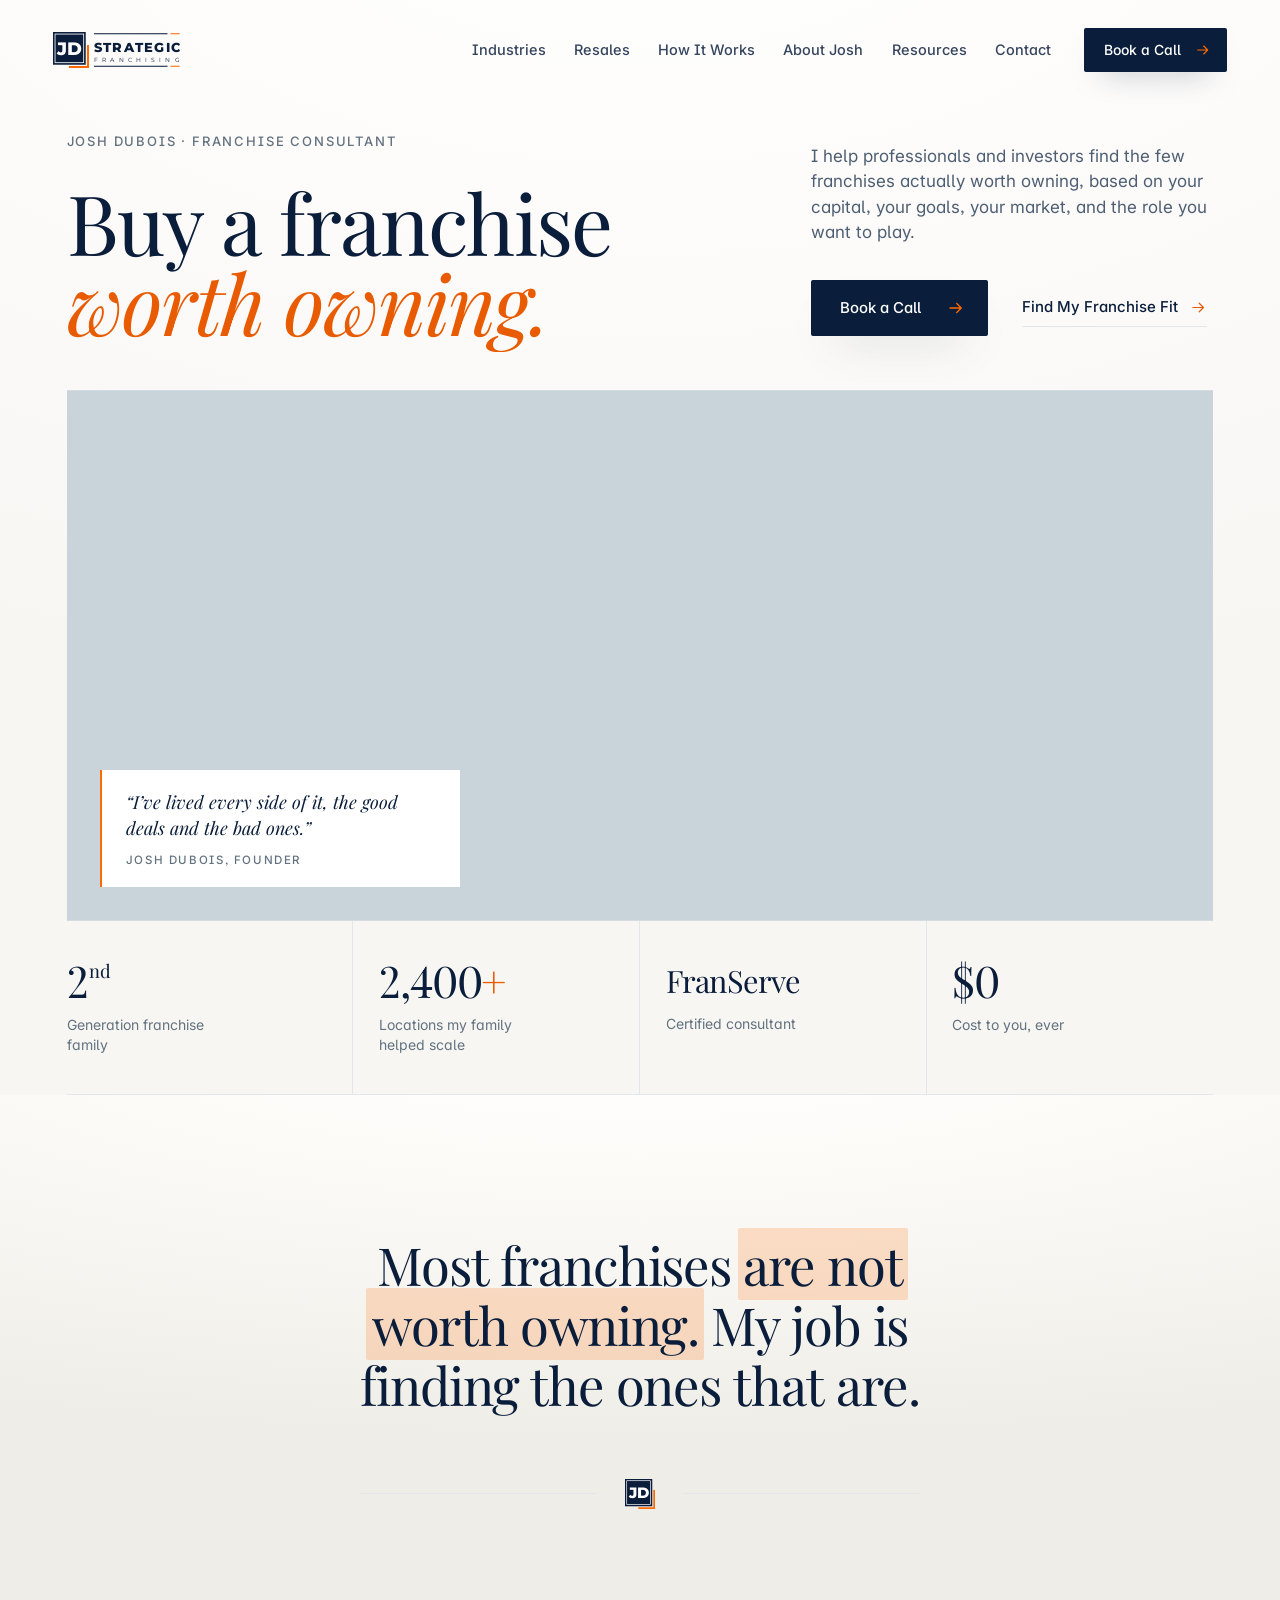
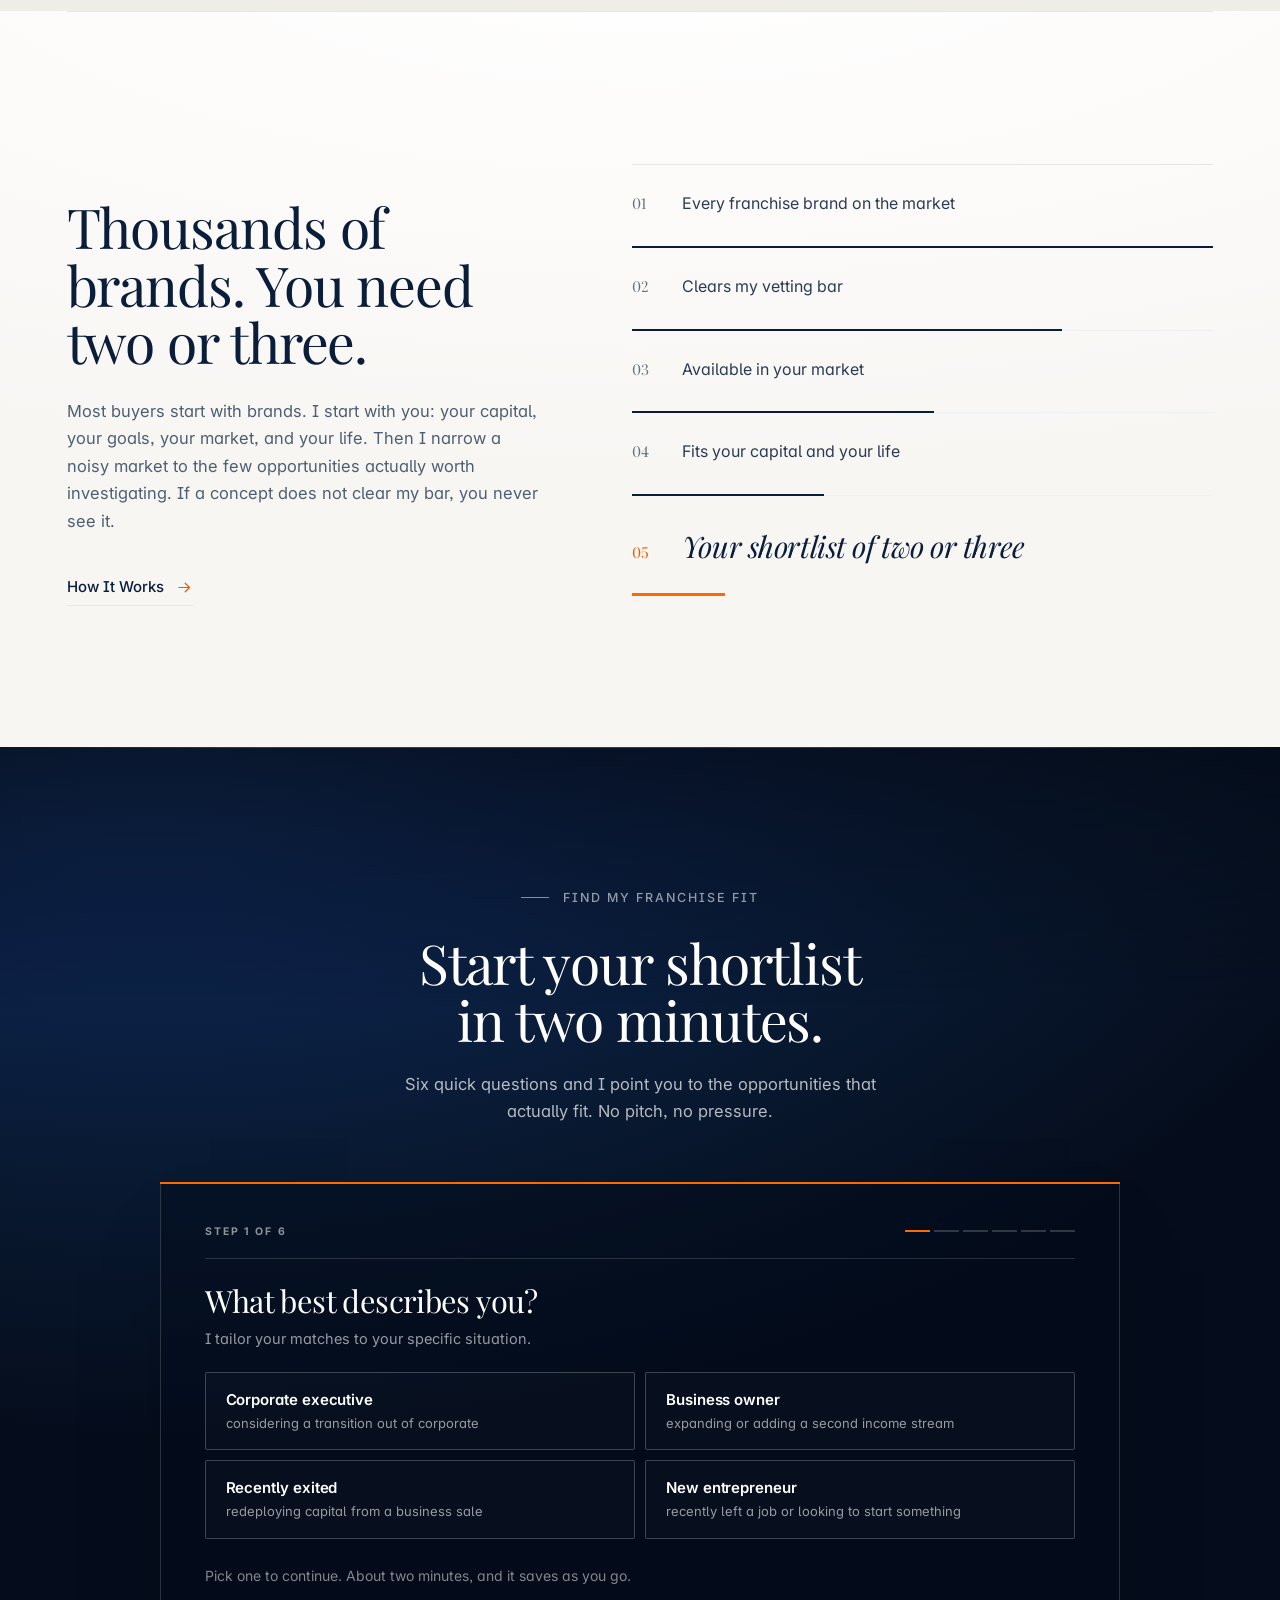
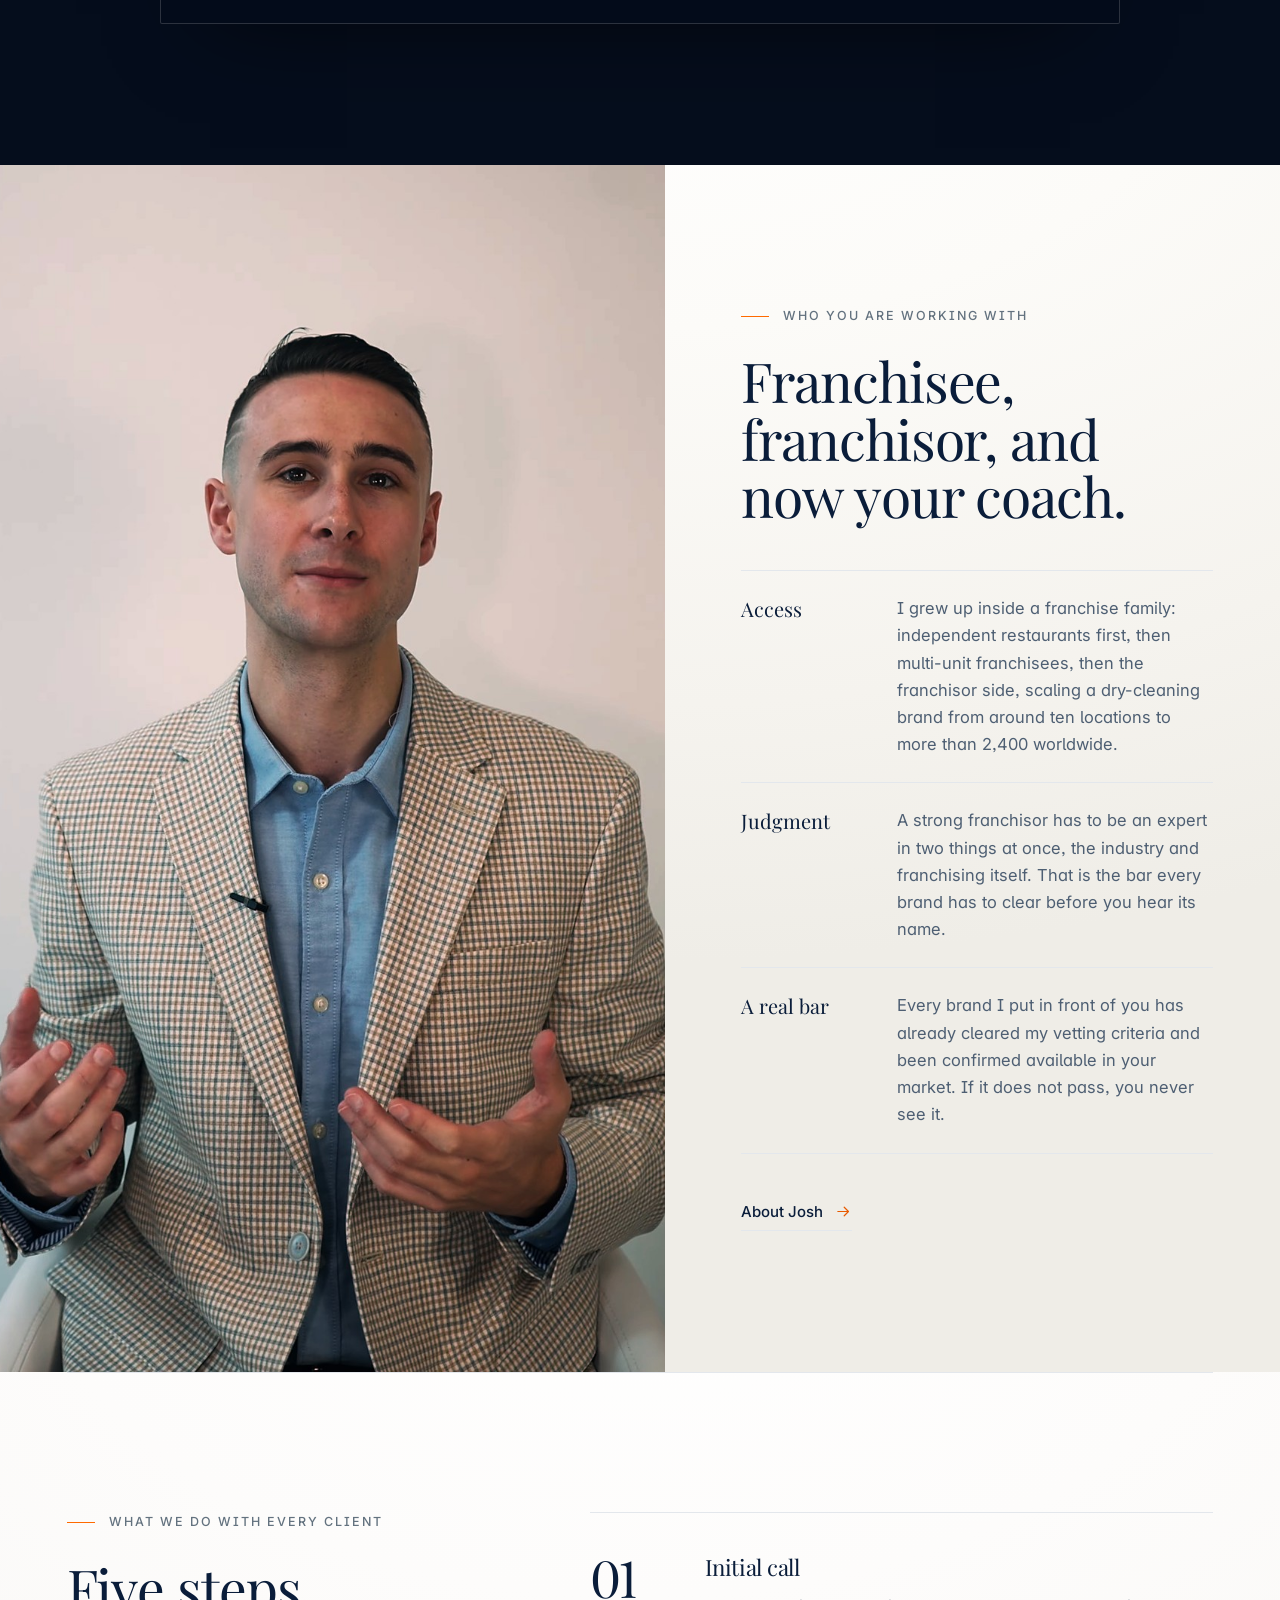
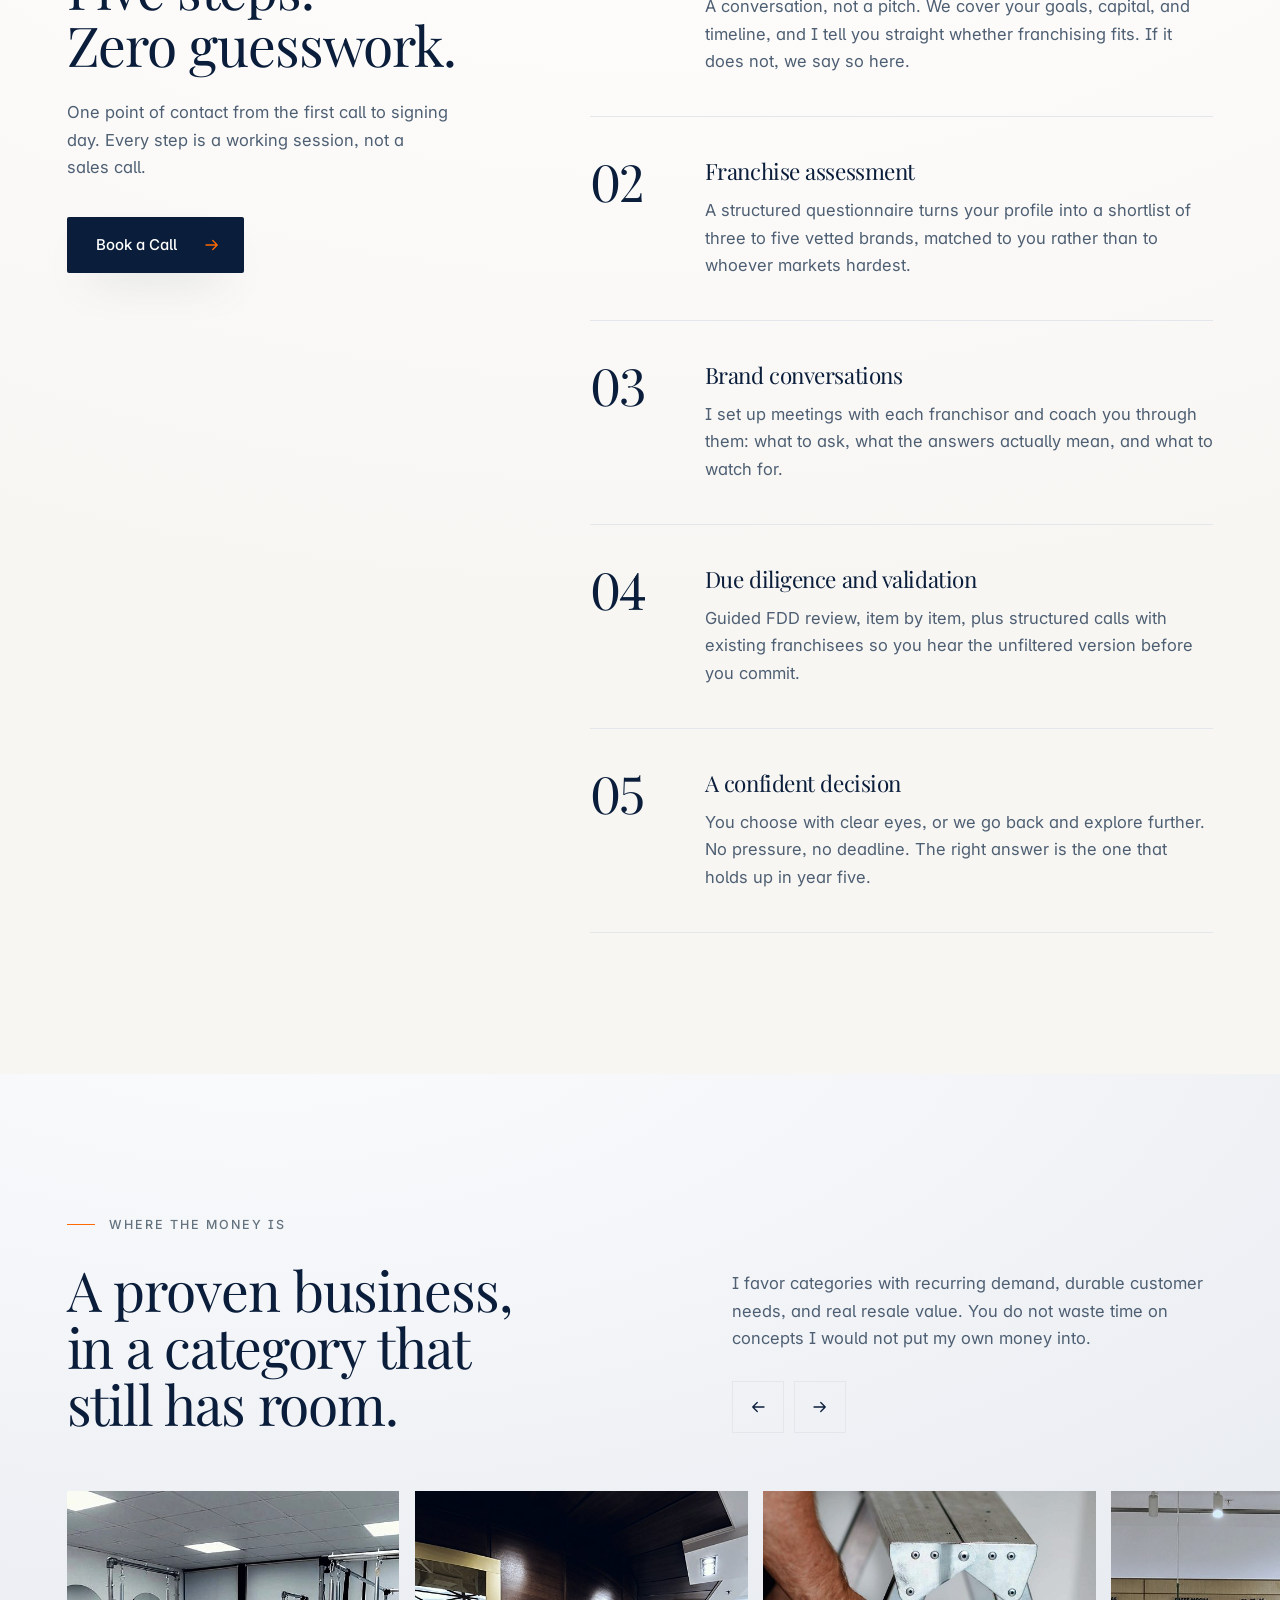
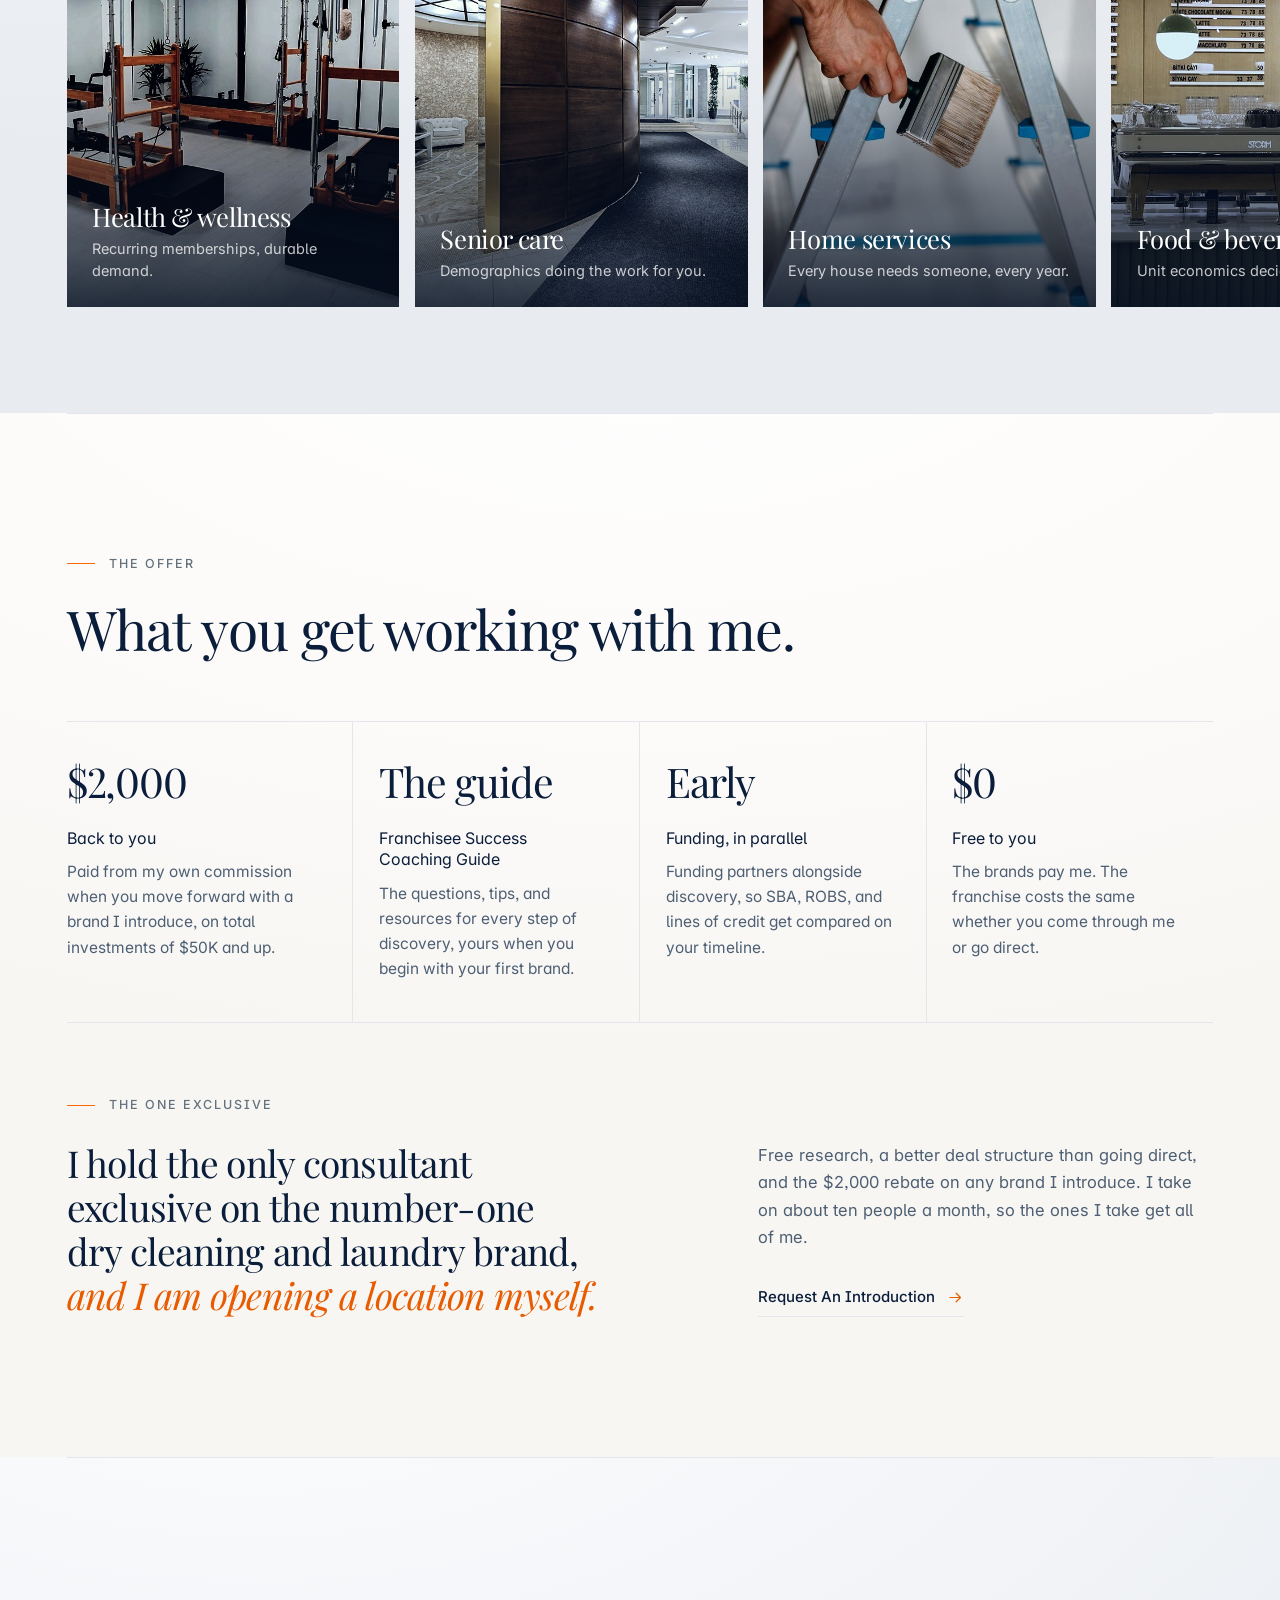
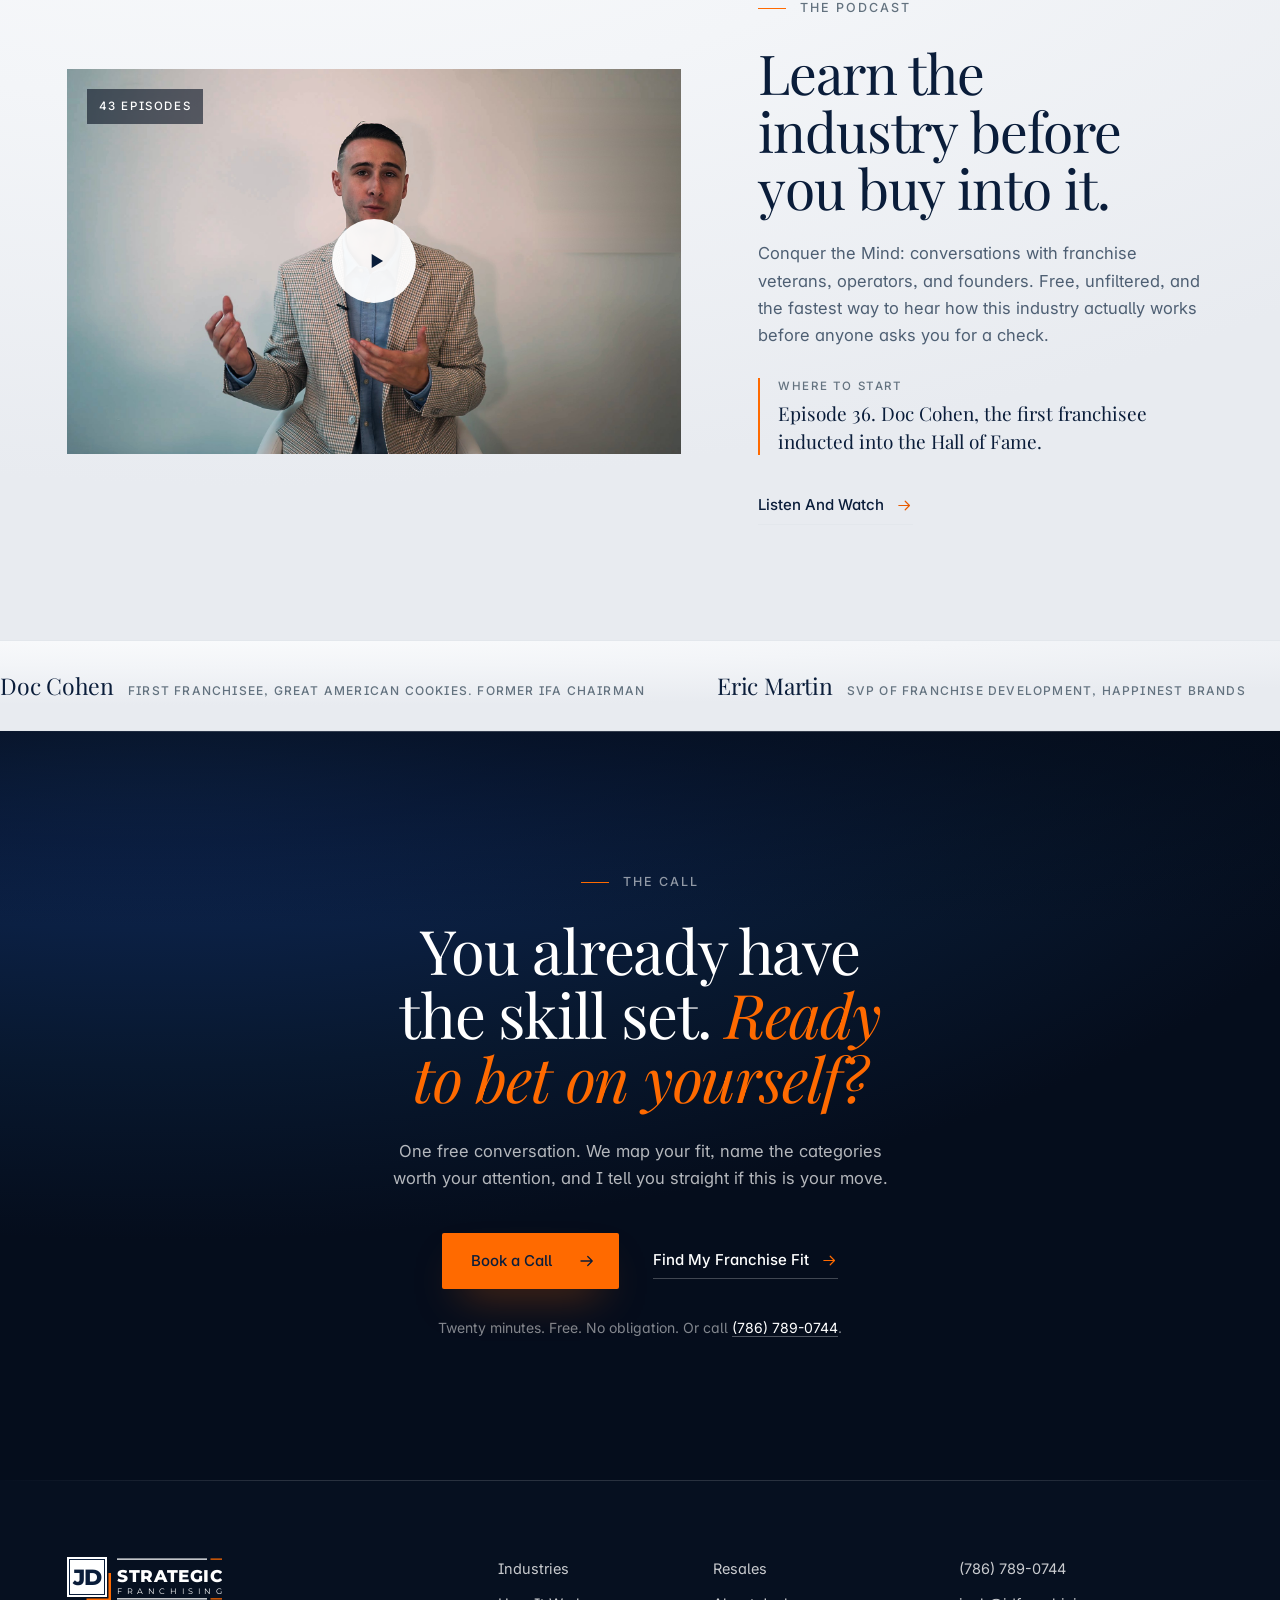
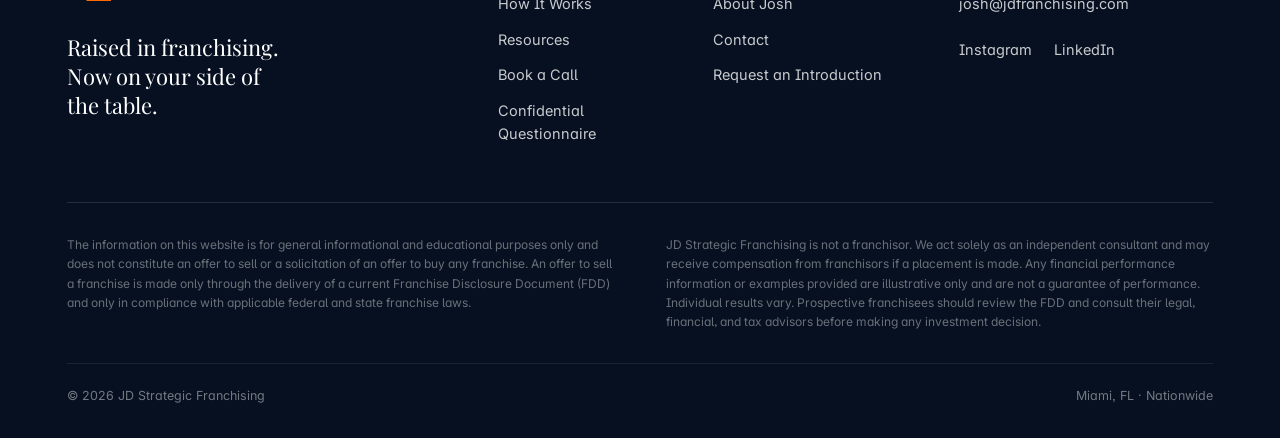
<file: index.html>
<!doctype html>
<html lang="en">
<head>
<meta charset="utf-8">
<meta name="viewport" content="width=device-width, initial-scale=1, viewport-fit=cover">
<title>JD Strategic Franchising | Expert Franchise Coach, Top Franchise Opportunities</title>
<meta name="description" content="Expert franchise coach, free to clients. Josh DuBois, a second-generation franchise owner, helps professionals and investors find the top franchise opportunities actually worth owning, then coaches them to signing day.">
<meta name="theme-color" content="#F8F6F1">
<link rel="canonical" href="https://javmartz04-ship-it.github.io/jd-strategic-site/">
<meta property="og:type" content="website">
<meta property="og:title" content="JD Strategic Franchising | Buy a Franchise Worth Owning">
<meta property="og:description" content="Raised in franchising. Now on your side of the table.">
<link rel="icon" type="image/png" sizes="64x64" href="assets/favicon.png">
<link rel="apple-touch-icon" sizes="180x180" href="assets/apple-touch-icon.png">
<meta property="og:image" content="assets/og.jpg">
<meta name="twitter:card" content="summary_large_image">
<meta name="twitter:image" content="assets/og.jpg">
<link rel="preconnect" href="https://fonts.googleapis.com">
<link rel="preconnect" href="https://fonts.gstatic.com" crossorigin>
<link href="https://fonts.googleapis.com/css2?family=Playfair+Display:ital,wght@0,400..800;1,400..700&family=Inter:opsz,wght@14..32,400..700&family=Montserrat:wght@400;800&display=swap" rel="stylesheet">
<link rel="preload" as="image" href="assets/josh/hero-4k.jpg" media="(min-width:641px)" fetchpriority="high">
<link rel="stylesheet" href="assets/site.css">
<link rel="stylesheet" href="assets/lux.css">
</head>
<body class="lux home">
<svg width="0" height="0" style="position:absolute" aria-hidden="true">
  <symbol id="jd-mark" viewBox="0 0 620 176">
    <rect x="0" y="0" width="160" height="160" fill="var(--logo-box,#0A1D3A)"/>
    <rect x="10" y="10" width="140" height="140" fill="none" stroke="var(--logo-on-box,#fff)" stroke-width="4"/>
    <text x="80" y="111" text-anchor="middle" font-family="Montserrat,Inter,system-ui,sans-serif" font-weight="800" font-size="88" letter-spacing="-3" fill="var(--logo-on-box,#fff)">JD</text>
    <rect x="166" y="64" width="10" height="112" fill="#FF6A00"/>
    <rect x="78" y="166" width="98" height="10" fill="#FF6A00"/>
    <rect x="200" y="6" width="360" height="5" fill="currentColor"/>
    <rect x="574" y="6" width="46" height="5" fill="#FF6A00"/>
    <text x="200" y="98" font-family="Montserrat,Inter,system-ui,sans-serif" font-weight="800" font-size="66" textLength="420" lengthAdjust="spacing" fill="currentColor">STRATEGIC</text>
    <text x="201" y="148" font-family="Montserrat,Inter,system-ui,sans-serif" font-weight="400" font-size="30" textLength="418" lengthAdjust="spacing" fill="currentColor">FRANCHISING</text>
    <rect x="200" y="165" width="360" height="5" fill="currentColor"/>
    <rect x="574" y="165" width="46" height="5" fill="#FF6A00"/>
  </symbol>
  <symbol id="jd-box" viewBox="0 0 176 176">
    <rect x="0" y="0" width="160" height="160" fill="var(--logo-box,#0A1D3A)"/>
    <rect x="10" y="10" width="140" height="140" fill="none" stroke="var(--logo-on-box,#fff)" stroke-width="4"/>
    <text x="80" y="111" text-anchor="middle" font-family="Montserrat,Inter,system-ui,sans-serif" font-weight="800" font-size="88" letter-spacing="-3" fill="var(--logo-on-box,#fff)">JD</text>
    <rect x="166" y="64" width="10" height="112" fill="#FF6A00"/>
    <rect x="78" y="166" width="98" height="10" fill="#FF6A00"/>
  </symbol>
  <symbol id="i-arrow" viewBox="0 0 24 24"><path d="M4 12h15M13 6l6 6-6 6" fill="none" stroke="currentColor" stroke-width="1.7" stroke-linecap="round" stroke-linejoin="round"/></symbol>
  <symbol id="i-play" viewBox="0 0 24 24"><path d="M8 5.5v13l10.5-6.5z" fill="currentColor"/></symbol>
</svg>

<header class="nav" id="nav">
  <div class="nav-in">
    <a class="brand" href="index.html" aria-label="JD Strategic Franchising, home"><svg class="logo" role="img" aria-label="JD Strategic Franchising"><use href="#jd-mark"/></svg></a>
    <nav class="nav-links" aria-label="Primary">
      <a href="industries.html">Industries</a><a href="resales.html">Resales</a><a href="process.html">How It Works</a><a href="about.html">About Josh</a><a href="podcast.html">Resources</a><a href="contact.html">Contact</a>
    </nav>
    <a class="nav-cta" href="book.html">Book a Call<i aria-hidden="true"><svg><use href="#i-arrow"/></svg></i></a>
    <button class="burger" id="burger" aria-label="Open menu" aria-expanded="false" aria-controls="mmenu"><span></span></button>
  </div>
  <div class="nav-prog" id="navProg" aria-hidden="true"></div>
</header>
<div class="mmenu" id="mmenu">
  <a href="index.html">Home</a><a href="industries.html">Industries</a><a href="resales.html">Resales</a><a href="process.html">How It Works</a><a href="about.html">About Josh</a><a href="podcast.html">Resources</a><a href="contact.html">Contact</a>
  <a class="btn btn-accent" href="book.html">Book a Call<svg aria-hidden="true"><use href="#i-arrow"/></svg></a>
</div>

<main id="top">

<!-- I. Arrival: the promise, then the man at cinema scale -->
<section class="x-hero" aria-labelledby="h1">
  <div class="x-wrap x-hero-g">
    <div class="x-hero-h">
      <p class="x-kick hv" style="--i:0">Josh DuBois &middot; Franchise consultant</p>
      <h1 id="h1" class="x-h1"><span class="ln"><span>Buy a franchise</span></span><span class="ln"><span class="it">worth owning.</span></span></h1>
    </div>
    <div class="x-hero-s">
      <p class="x-lede hv" style="--i:3">I help professionals and investors find the few franchises actually worth owning, based on your capital, your goals, your market, and the role you want to play.</p>
      <div class="x-acts hv" style="--i:4">
        <a class="btn btn-solid" href="book.html">Book a Call<svg aria-hidden="true"><use href="#i-arrow"/></svg></a>
        <a class="x-link" href="#fit">Find My Franchise Fit<svg aria-hidden="true"><use href="#i-arrow"/></svg></a>
      </div>
    </div>
  </div>
  <figure class="x-film" id="film">
    <div class="x-film-in"><picture><source media="(max-width:640px)" srcset="assets/josh/hero-4k-portrait.jpg"><img src="assets/josh/hero-4k.jpg" width="2240" height="1036" alt="Josh DuBois, founder of JD Strategic Franchising, in Miami" fetchpriority="high" decoding="async"></picture></div>
    <figcaption class="x-film-cap"><p>&ldquo;I&rsquo;ve lived every side of it, the good deals and the bad ones.&rdquo;</p><cite>Josh DuBois, Founder</cite></figcaption>
  </figure>
  <div class="x-wrap">
    <ul class="x-ledger" aria-label="What you are working with">
      <li data-r><b>2<sup>nd</sup></b><span>Generation franchise family</span></li>
      <li data-r data-d="1"><b>2,400<em>+</em></b><span>Locations my family helped scale</span></li>
      <li data-r data-d="2"><b class="w">FranServe</b><span>Certified consultant</span></li>
      <li data-r data-d="3"><b>$0</b><span>Cost to you, ever</span></li>
    </ul>
  </div>
</section>

<!-- II. The position, alone on the page -->
<section class="x-state" aria-labelledby="t1">
  <div class="x-wrap">
    <h2 id="t1" class="x-state-t" data-r>Most franchises <span class="hl">are not worth owning.</span> My job is finding the&nbsp;ones&nbsp;that&nbsp;are.</h2>
    <div class="x-rule" data-r data-d="1" aria-hidden="true"><i></i><svg class="x-rule-m"><use href="#jd-box"/></svg><i></i></div>
  </div>
</section>

<!-- III. The sift: how a market becomes a shortlist -->
<section class="x-sec x-sift" id="sift" aria-labelledby="t2">
  <div class="x-wrap x-split">
    <div class="x-split-l">
      <p class="x-run" data-r>How I work</p>
      <h2 id="t2" class="x-h2" data-r>Thousands of brands. You need two or three.</h2>
      <p class="x-body" data-r data-d="1">Most buyers start with brands. I start with you: your capital, your goals, your market, and your life. Then I narrow a noisy market to the few opportunities actually worth investigating. If a concept does not clear my bar, you never see it.</p>
      <a class="x-link" href="process.html" data-r data-d="2">How It Works<svg aria-hidden="true"><use href="#i-arrow"/></svg></a>
    </div>
    <ol class="x-sieve" id="sieve" aria-label="How the field narrows">
      <li style="--w:100%"><span class="x-sv-n">01</span><span class="x-sv-t">Every franchise brand on the market</span><i></i></li>
      <li style="--w:74%"><span class="x-sv-n">02</span><span class="x-sv-t">Clears my vetting bar</span><i></i></li>
      <li style="--w:52%"><span class="x-sv-n">03</span><span class="x-sv-t">Available in your market</span><i></i></li>
      <li style="--w:33%"><span class="x-sv-n">04</span><span class="x-sv-t">Fits your capital and your life</span><i></i></li>
      <li class="on" style="--w:16%"><span class="x-sv-n">05</span><span class="x-sv-t">Your shortlist of two or three</span><i></i></li>
    </ol>
  </div>
</section>

<!-- IV. Dark moment one: start the shortlist on the page -->
<section class="fit dark x-fit" id="fit" aria-labelledby="fitH">
  <div class="x-wrap">
    <div class="x-fit-head" data-r>
      <p class="x-run on-dark">Find my franchise fit</p>
      <h2 id="fitH" class="x-h2">Start your shortlist in two minutes.</h2>
      <p class="x-body">Six quick questions and I point you to the opportunities that actually fit. No pitch, no pressure.</p>
    </div>
    <div class="fitbox" data-r data-d="1">
      <div class="fittop"><span class="fitstep">Step 1 of 6</span><div class="fitbar" aria-hidden="true"><i class="on"></i><i></i><i></i><i></i><i></i><i></i></div></div>
      <div class="fitstage" id="fitStage" aria-live="polite">
        <div class="fitfall"><p class="fithint">The short questionnaire needs JavaScript. You can start the full one instead.</p><a class="btn btn-accent" href="questionnaire.html">Find My Franchise Fit<svg aria-hidden="true"><use href="#i-arrow"/></svg></a></div>
      </div>
    </div>
  </div>
</section>

<!-- V. The man -->
<section class="x-sec x-josh" aria-labelledby="t3">
  <figure class="x-josh-fig" data-bleed>
    <img src="assets/josh/head-about.jpg" width="2400" height="1600" alt="Josh DuBois" loading="lazy" decoding="async">
  </figure>
  <div class="x-josh-c">
    <p class="x-run" data-r>Who you are working with</p>
    <h2 id="t3" class="x-h2" data-r>Franchisee, franchisor, and now your coach.</h2>
    <dl class="x-defs">
      <div data-r><dt>Access</dt><dd>I grew up inside a franchise family: independent restaurants first, then multi-unit franchisees, then the franchisor side, scaling a dry-cleaning brand from around ten locations to more than 2,400 worldwide.</dd></div>
      <div data-r data-d="1"><dt>Judgment</dt><dd>A strong franchisor has to be an expert in two things at once, the industry and franchising itself. That is the bar every brand has to clear before you hear its name.</dd></div>
      <div data-r data-d="2"><dt>A real bar</dt><dd>Every brand I put in front of you has already cleared my vetting criteria and been confirmed available in your market. If it does not pass, you never see it.</dd></div>
    </dl>
    <a class="x-link" href="about.html" data-r data-d="3">About Josh<svg aria-hidden="true"><use href="#i-arrow"/></svg></a>
  </div>
</section>

<!-- VI. The process -->
<section class="x-sec x-proc" aria-labelledby="t4">
  <div class="x-wrap x-proc-g">
    <div class="x-proc-l">
      <div class="x-sticky">
        <p class="x-run" data-r>What we do with every client</p>
        <h2 id="t4" class="x-h2" data-r>Five steps. Zero guesswork.</h2>
        <p class="x-body" data-r data-d="1">One point of contact from the first call to signing day. Every step is a working session, not a sales call.</p>
        <a class="btn btn-solid" href="book.html" data-r data-d="2">Book a Call<svg aria-hidden="true"><use href="#i-arrow"/></svg></a>
      </div>
    </div>
    <ol class="x-steps" id="steps">
      <li data-r><span class="x-st-n">01</span><div><h3>Initial call</h3><p>A conversation, not a pitch. We cover your goals, capital, and timeline, and I tell you straight whether franchising fits. If it does not, we say so here.</p></div></li>
      <li data-r><span class="x-st-n">02</span><div><h3>Franchise assessment</h3><p>A structured questionnaire turns your profile into a shortlist of three to five vetted brands, matched to you rather than to whoever markets hardest.</p></div></li>
      <li data-r><span class="x-st-n">03</span><div><h3>Brand conversations</h3><p>I set up meetings with each franchisor and coach you through them: what to ask, what the answers actually mean, and what to watch for.</p></div></li>
      <li data-r><span class="x-st-n">04</span><div><h3>Due diligence and validation</h3><p>Guided FDD review, item by item, plus structured calls with existing franchisees so you hear the unfiltered version before you commit.</p></div></li>
      <li data-r><span class="x-st-n">05</span><div><h3>A confident decision</h3><p>You choose with clear eyes, or we go back and explore further. No pressure, no deadline. The right answer is the one that holds up in year five.</p></div></li>
    </ol>
  </div>
</section>

<!-- VII. Where the money is -->
<section class="x-sec x-ind" aria-labelledby="t5">
  <div class="x-wrap x-ind-h">
    <div>
      <p class="x-run" data-r>Where the money is</p>
      <h2 id="t5" class="x-h2" data-r>A proven business, in a category that still has room.</h2>
    </div>
    <div class="x-ind-r" data-r data-d="1">
      <p class="x-body">I favor categories with recurring demand, durable customer needs, and real resale value. You do not waste time on concepts I would not put my own money into.</p>
      <div class="x-arrows"><button id="xPrev" aria-label="Previous industry"><svg><use href="#i-arrow"/></svg></button><button id="xNext" aria-label="Next industry"><svg><use href="#i-arrow"/></svg></button></div>
    </div>
  </div>
  <div class="x-rail" id="xRail" aria-label="Industries I work in">
    <a class="x-card" href="contact.html?cat=Health,%20Wellness%20%26%20Beauty"><img src="assets/ed/cat-wellness.jpg" width="1100" height="733" alt="A modern pilates studio" loading="lazy" decoding="async"><span><b>Health &amp; wellness</b><em>Recurring memberships, durable demand.</em></span></a>
    <a class="x-card" href="contact.html?cat=Senior%20Care"><img src="assets/ed/cat-senior.jpg" width="1100" height="734" alt="A calm modern care facility" loading="lazy" decoding="async"><span><b>Senior care</b><em>Demographics doing the work for you.</em></span></a>
    <a class="x-card" href="contact.html?cat=Home%20Improvement%20%26%20Services"><img src="assets/ed/cat-home.jpg" width="1100" height="734" alt="A home services professional at work" loading="lazy" decoding="async"><span><b>Home services</b><em>Every house needs someone, every year.</em></span></a>
    <a class="x-card" href="contact.html?cat=Food%20%26%20Beverage"><img src="assets/ed/cat-food.jpg" width="1100" height="733" alt="A modern cafe counter" loading="lazy" decoding="async"><span><b>Food &amp; beverage</b><em>Unit economics decide it, not the brand.</em></span></a>
    <a class="x-card" href="contact.html?cat=Pet%20Services"><img src="assets/ed/cat-pet.jpg" width="1100" height="734" alt="A groomer at work with a dog" loading="lazy" decoding="async"><span><b>Pet services</b><em>Owners who spend like it is family.</em></span></a>
    <a class="x-card" href="contact.html?cat=B2B%20%26%20Business%20Services"><img src="assets/ed/cat-services.jpg" width="1100" height="734" alt="A modern commercial interior" loading="lazy" decoding="async"><span><b>B2B services</b><em>Contract revenue, lean headcount.</em></span></a>
    <a class="x-card" href="contact.html?cat=Fitness%20%26%20Sports"><img src="assets/ed/cat-fitness.jpg" width="1100" height="734" alt="A bright fitness floor" loading="lazy" decoding="async"><span><b>Fitness</b><em>Memberships that renew themselves.</em></span></a>
    <a class="x-card x-card-all" href="industries.html"><span><b>All twelve industries</b><em>Every category I work in, and why.</em><i><svg aria-hidden="true"><use href="#i-arrow"/></svg></i></span></a>
  </div>
</section>

<!-- VIII. The offer, and the one exclusive -->
<section class="x-sec x-offer" aria-labelledby="t6">
  <div class="x-wrap">
    <div class="x-offer-h">
      <p class="x-run" data-r>The offer</p>
      <h2 id="t6" class="x-h2" data-r>What you get working with me.</h2>
    </div>
    <div class="x-offers">
      <div data-r><b>$2,000</b><h3>Back to you</h3><p>Paid from my own commission when you move forward with a brand I introduce, on total investments of $50K and up.</p></div>
      <div data-r data-d="1"><b>The guide</b><h3>Franchisee Success Coaching Guide</h3><p>The questions, tips, and resources for every step of discovery, yours when you begin with your first brand.</p></div>
      <div data-r data-d="2"><b>Early</b><h3>Funding, in parallel</h3><p>Funding partners alongside discovery, so SBA, ROBS, and lines of credit get compared on your timeline.</p></div>
      <div data-r data-d="3"><b>$0</b><h3>Free to you</h3><p>The brands pay me. The franchise costs the same whether you come through me or go direct.</p></div>
    </div>
    <div class="x-excl" data-r>
      <div class="x-excl-l">
        <p class="x-run">The one exclusive</p>
        <p class="x-excl-t">I hold the only consultant exclusive on the number-one dry cleaning and laundry brand, <span class="it">and I am opening a location myself.</span></p>
      </div>
      <div class="x-excl-r">
        <p class="x-body">Free research, a better deal structure than going direct, and the $2,000 rebate on any brand I introduce. I take on about ten people a month, so the ones I take get all of me.</p>
        <a class="x-link" href="request.html">Request An Introduction<svg aria-hidden="true"><use href="#i-arrow"/></svg></a>
      </div>
    </div>
  </div>
</section>

<!-- IX. The show -->
<section class="x-sec x-show" aria-labelledby="t7">
  <div class="x-wrap x-show-g">
    <a class="x-show-f" href="podcast.html" data-r aria-label="Open the Conquer the Mind player">
      <img src="assets/josh/show.jpg" width="1920" height="1200" alt="Josh DuBois on camera for Conquer the Mind" loading="lazy" decoding="async">
      <span class="x-show-play" aria-hidden="true"><svg><use href="#i-play"/></svg></span>
      <span class="x-show-chip">43 episodes</span>
    </a>
    <div class="x-show-c">
      <p class="x-run" data-r>The podcast</p>
      <h2 id="t7" class="x-h2" data-r>Learn the industry before you buy into it.</h2>
      <p class="x-body" data-r data-d="1">Conquer the Mind: conversations with franchise veterans, operators, and founders. Free, unfiltered, and the fastest way to hear how this industry actually works before anyone asks you for a check.</p>
      <p class="x-start" data-r data-d="2"><small>Where to start</small>Episode 36. Doc Cohen, the first franchisee inducted into the Hall of Fame.</p>
      <a class="x-link" href="podcast.html" data-r data-d="3">Listen And Watch<svg aria-hidden="true"><use href="#i-arrow"/></svg></a>
    </div>
  </div>
  <div class="x-belt" aria-label="Guests on the show"><div class="x-belt-t"><div class="x-belt-g" id="gA"></div><div class="x-belt-g" id="gB" aria-hidden="true"></div></div></div>
</section>

<!-- X. Dark moment two: the call -->
<section class="dark x-close" id="cta" aria-labelledby="t8">
  <div class="x-wrap x-close-g">
    <div class="x-close-c">
      <p class="x-run on-dark" data-r>The call</p>
      <h2 id="t8" class="x-h2 x-close-t" data-r>You already have the skill set. <span class="it">Ready to bet on yourself?</span></h2>
      <p class="x-body" data-r data-d="1">One free conversation. We map your fit, name the categories worth your attention, and I tell you straight if this is your move.</p>
      <div class="x-acts" data-r data-d="2">
        <a class="btn btn-accent" href="book.html">Book a Call<svg aria-hidden="true"><use href="#i-arrow"/></svg></a>
        <a class="x-link" href="#fit">Find My Franchise Fit<svg aria-hidden="true"><use href="#i-arrow"/></svg></a>
      </div>
      <p class="x-fine" data-r data-d="3">Twenty minutes. Free. No obligation. Or call <a href="tel:+17867890744">(786) 789-0744</a>.</p>
    </div>
    <figure class="x-close-f" data-r data-d="1"><img src="assets/josh-portrait.jpg" width="1400" height="1500" alt="Josh DuBois" loading="lazy" decoding="async"></figure>
  </div>
</section>
</main>

<div class="mbar" id="mbar" aria-label="Quick actions"><a class="btn btn-accent" href="book.html">Book a Call<svg aria-hidden="true"><use href="#i-arrow"/></svg></a></div>

<footer class="x-foot foot">
  <div class="x-wrap">
    <div class="x-foot-g">
      <div class="x-foot-b">
        <a class="brand" href="#top" aria-label="Back to top"><svg class="logo" role="img" aria-label="JD Strategic Franchising"><use href="#jd-mark"/></svg></a>
        <p>Raised in franchising. Now on your side of the table.</p>
      </div>
      <nav class="x-foot-n" aria-label="Footer">
        <a href="industries.html">Industries</a><a href="resales.html">Resales</a><a href="process.html">How It Works</a><a href="about.html">About Josh</a><a href="podcast.html">Resources</a><a href="contact.html">Contact</a><a href="book.html">Book a Call</a><a href="request.html">Request an Introduction</a><a href="questionnaire.html">Confidential Questionnaire</a>
      </nav>
      <div class="x-foot-c">
        <a href="tel:+17867890744">(786) 789-0744</a><a href="mailto:josh@jdfranchising.com">josh@jdfranchising.com</a>
        <span class="x-soc"><a href="https://www.instagram.com/jdstrategic" target="_blank" rel="noopener">Instagram</a><a href="https://www.linkedin.com/in/joshhdubois" target="_blank" rel="noopener">LinkedIn</a></span>
      </div>
    </div>
    <div class="x-legal"><p>The information on this website is for general informational and educational purposes only and does not constitute an offer to sell or a solicitation of an offer to buy any franchise. An offer to sell a franchise is made only through the delivery of a current Franchise Disclosure Document (FDD) and only in compliance with applicable federal and state franchise laws.</p><p>JD Strategic Franchising is not a franchisor. We act solely as an independent consultant and may receive compensation from franchisors if a placement is made. Any financial performance information or examples provided are illustrative only and are not a guarantee of performance. Individual results vary. Prospective franchisees should review the FDD and consult their legal, financial, and tax advisors before making any investment decision.</p></div>
    <div class="x-copy"><span>&copy; 2026 JD Strategic Franchising</span><span>Miami, FL &middot; Nationwide</span></div>
  </div>
</footer>
<script src="assets/site.js"></script>
<script src="assets/lux.js"></script>
</body>
</html>
</file>
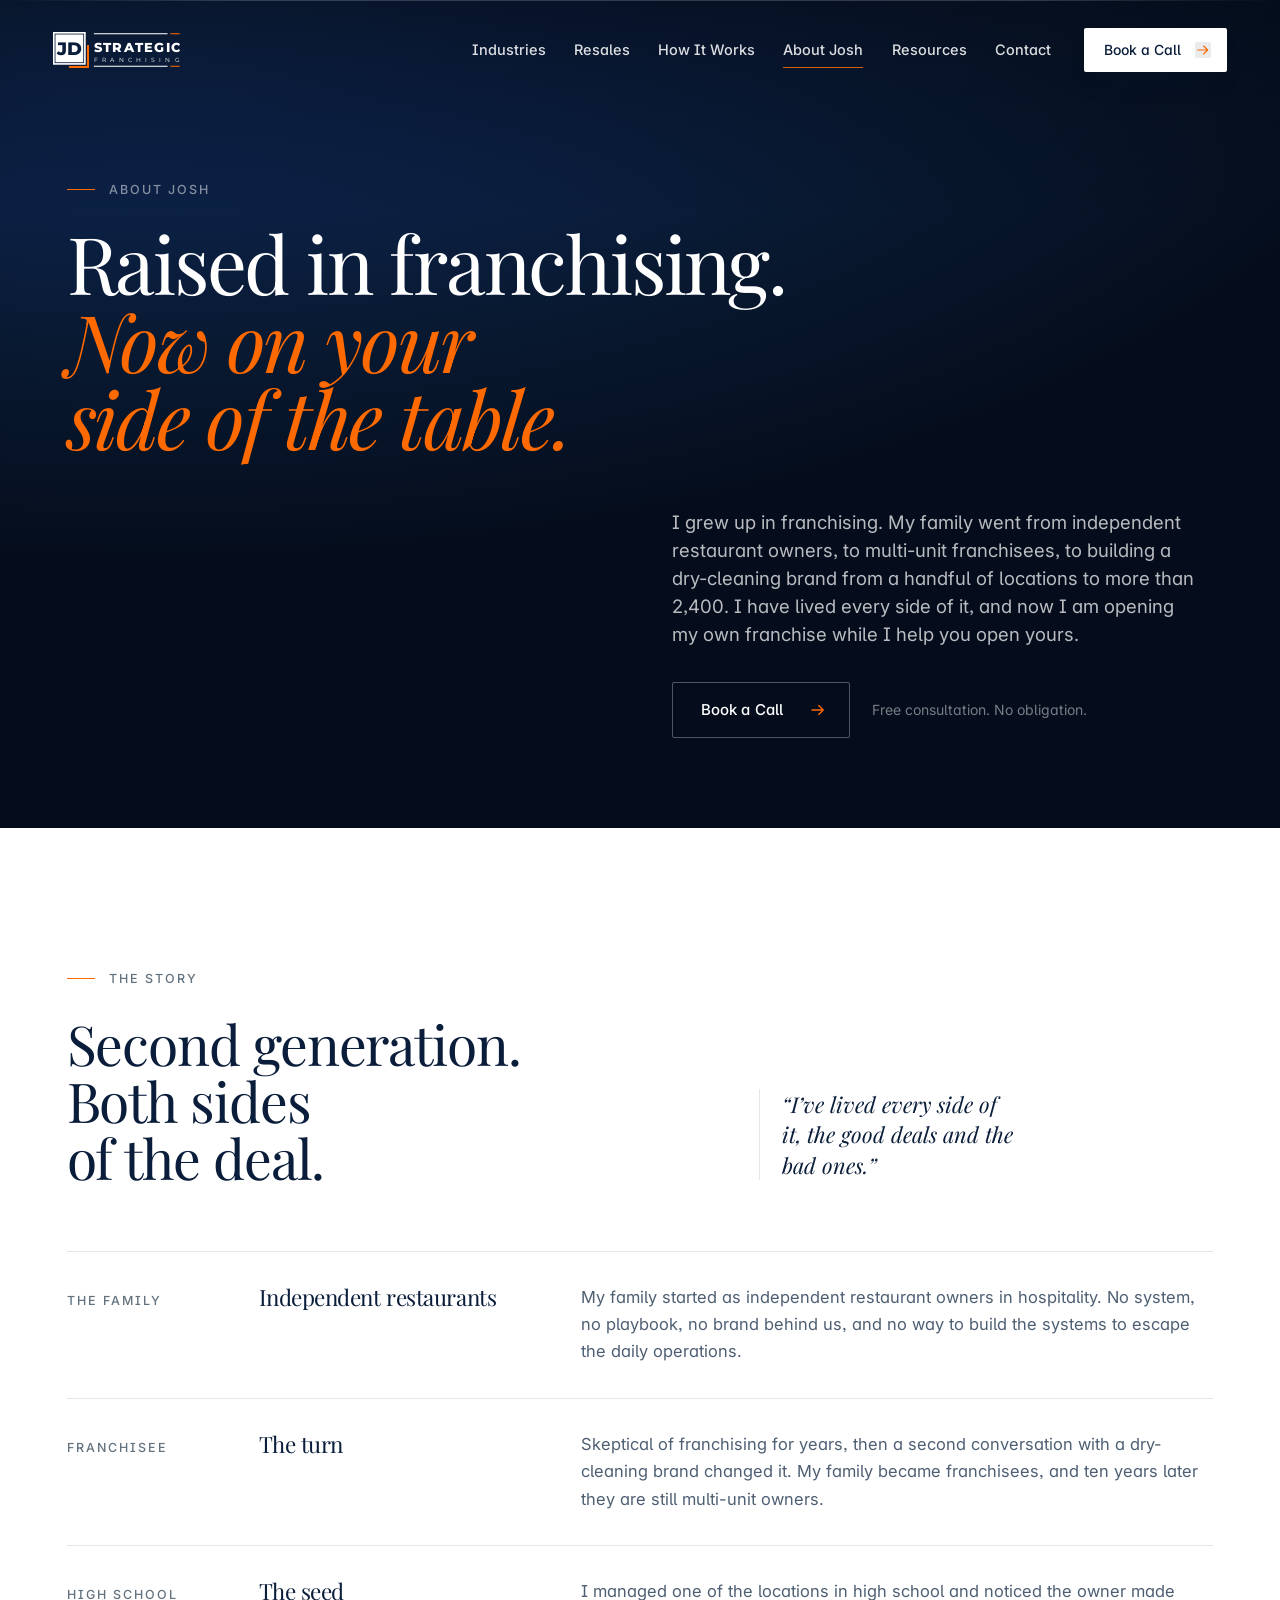
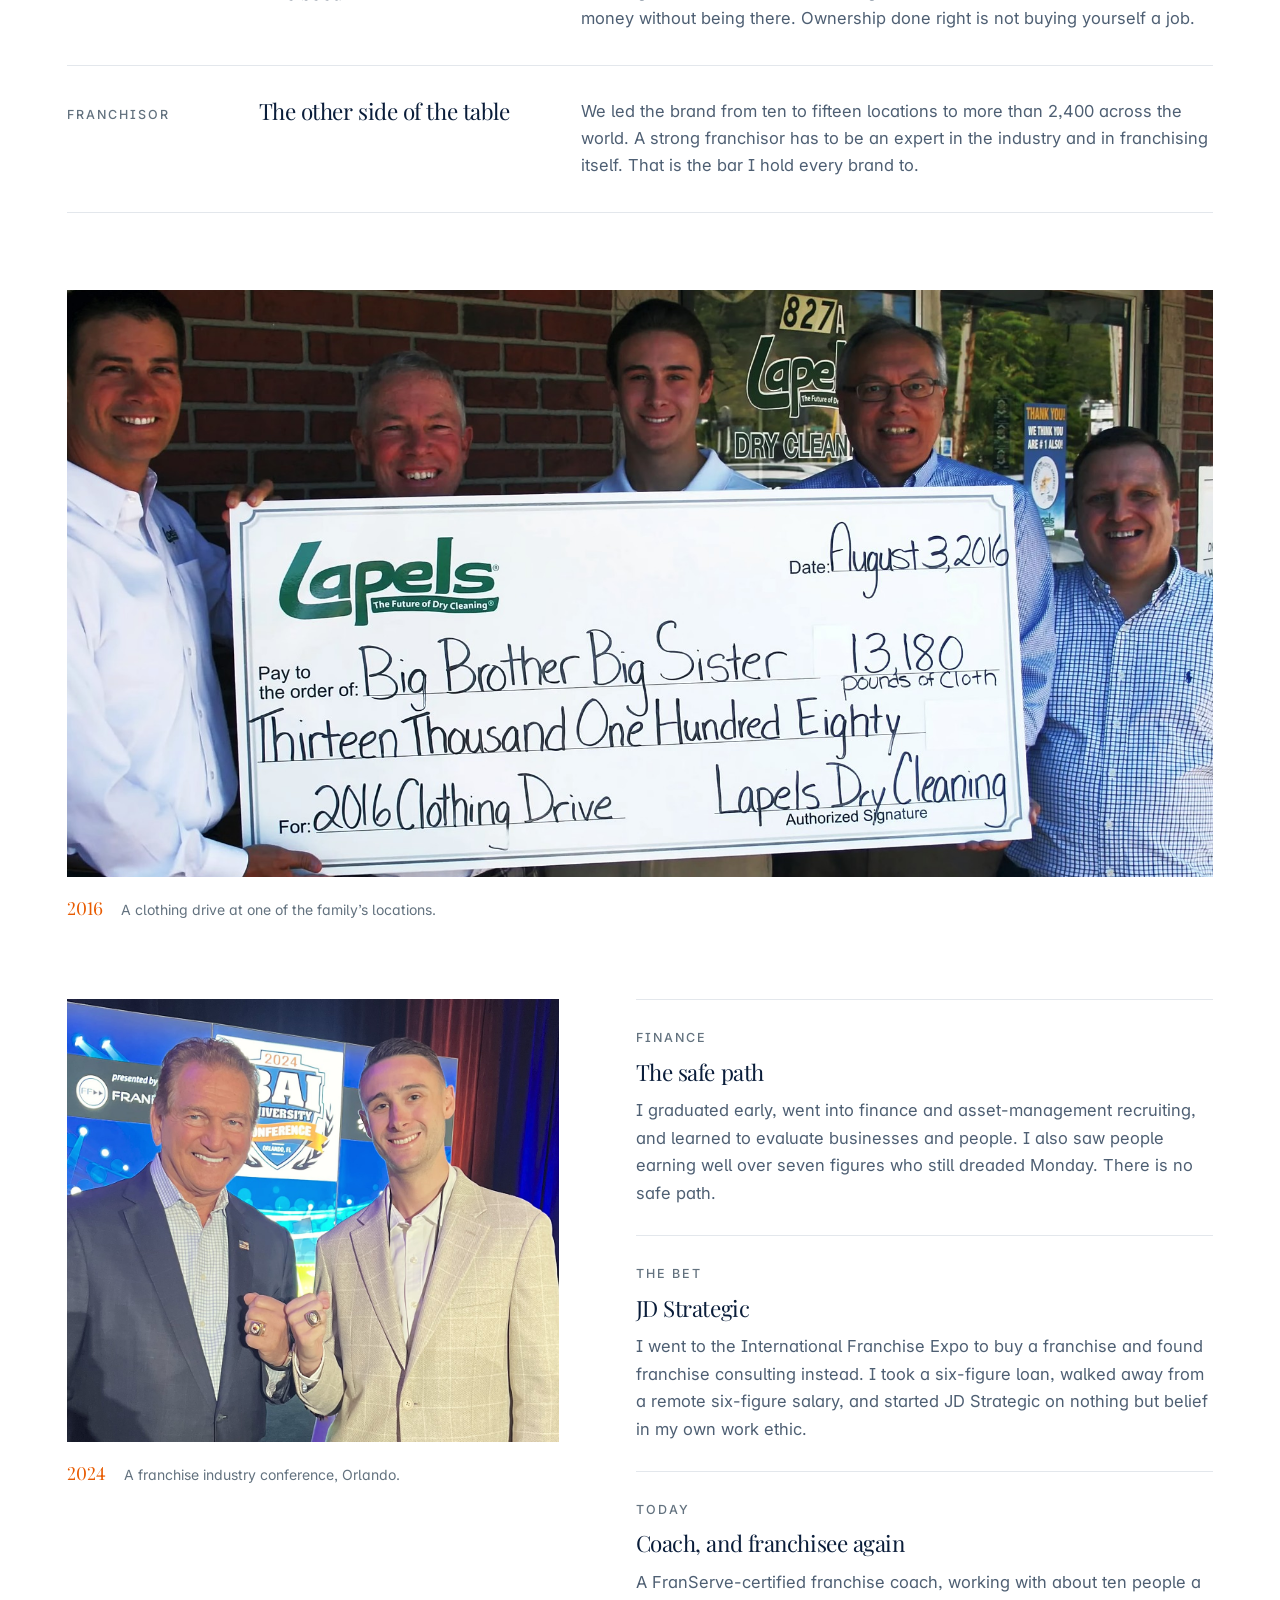
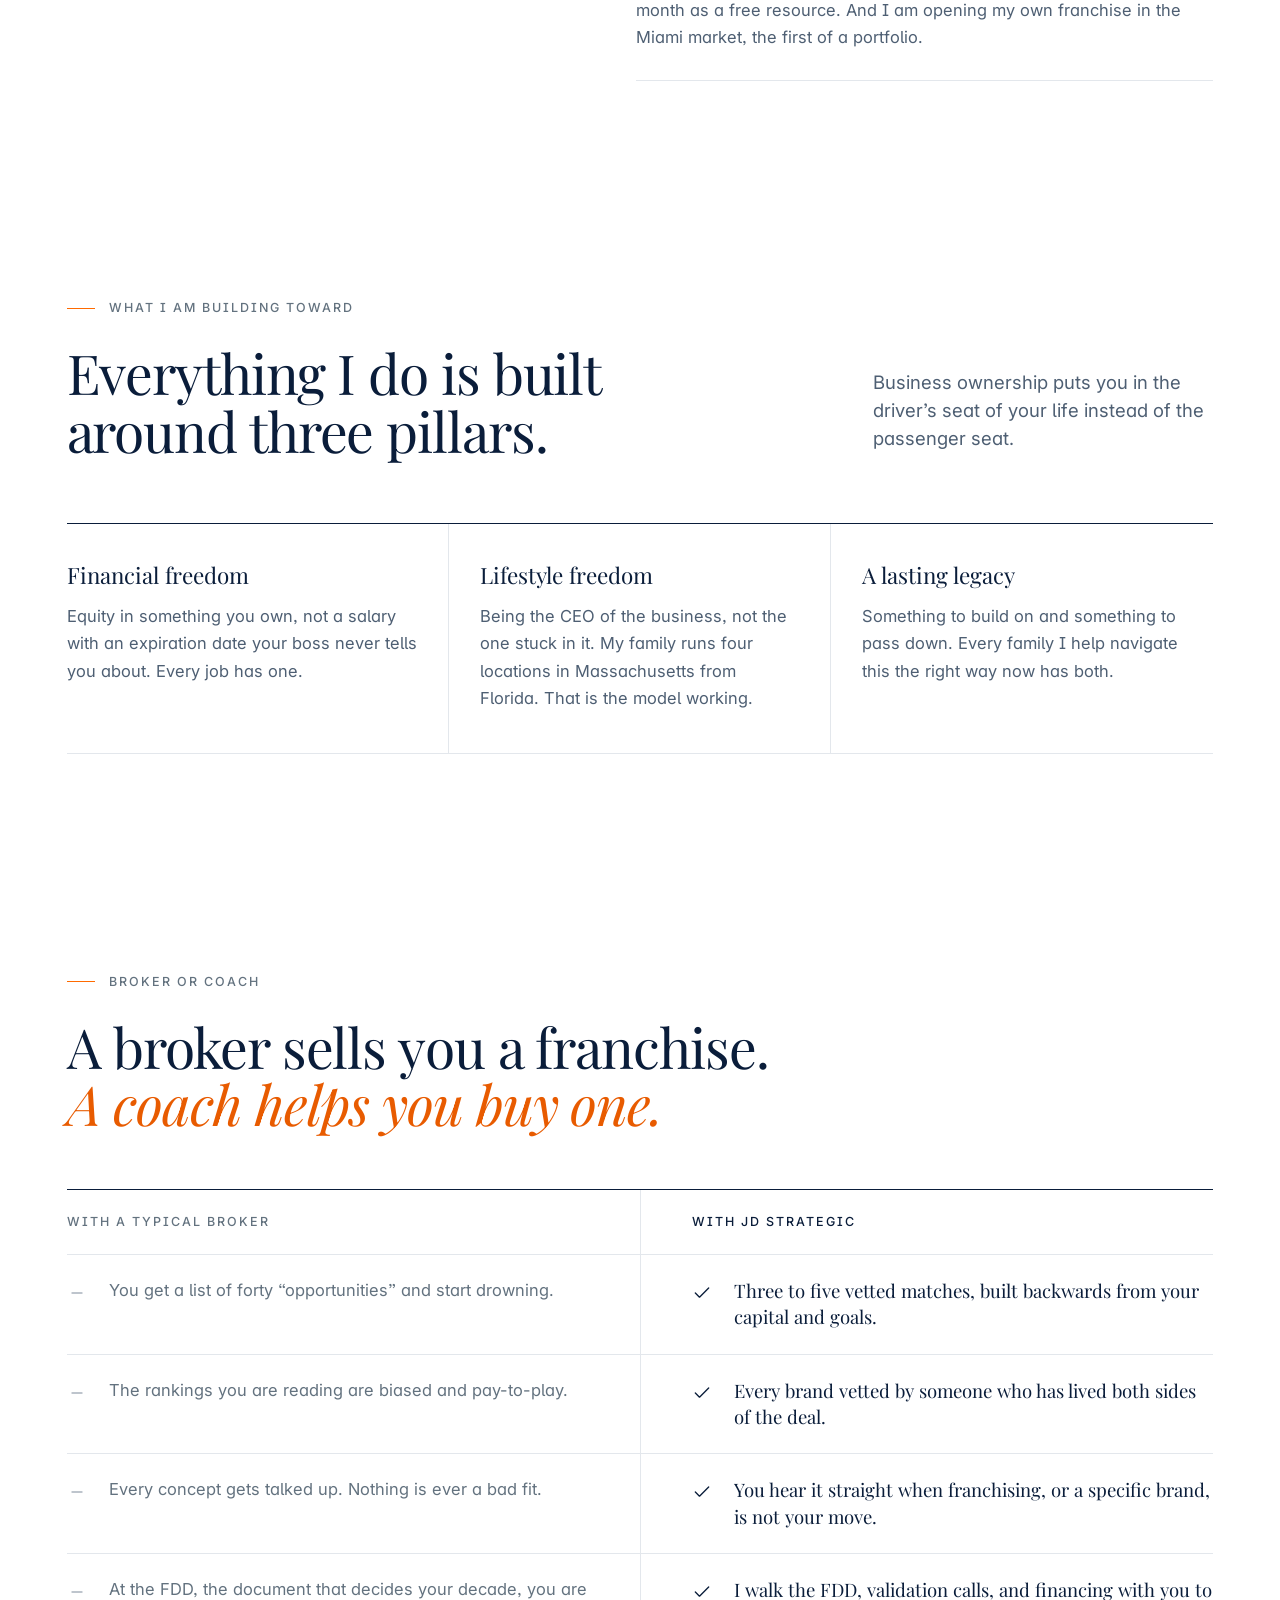
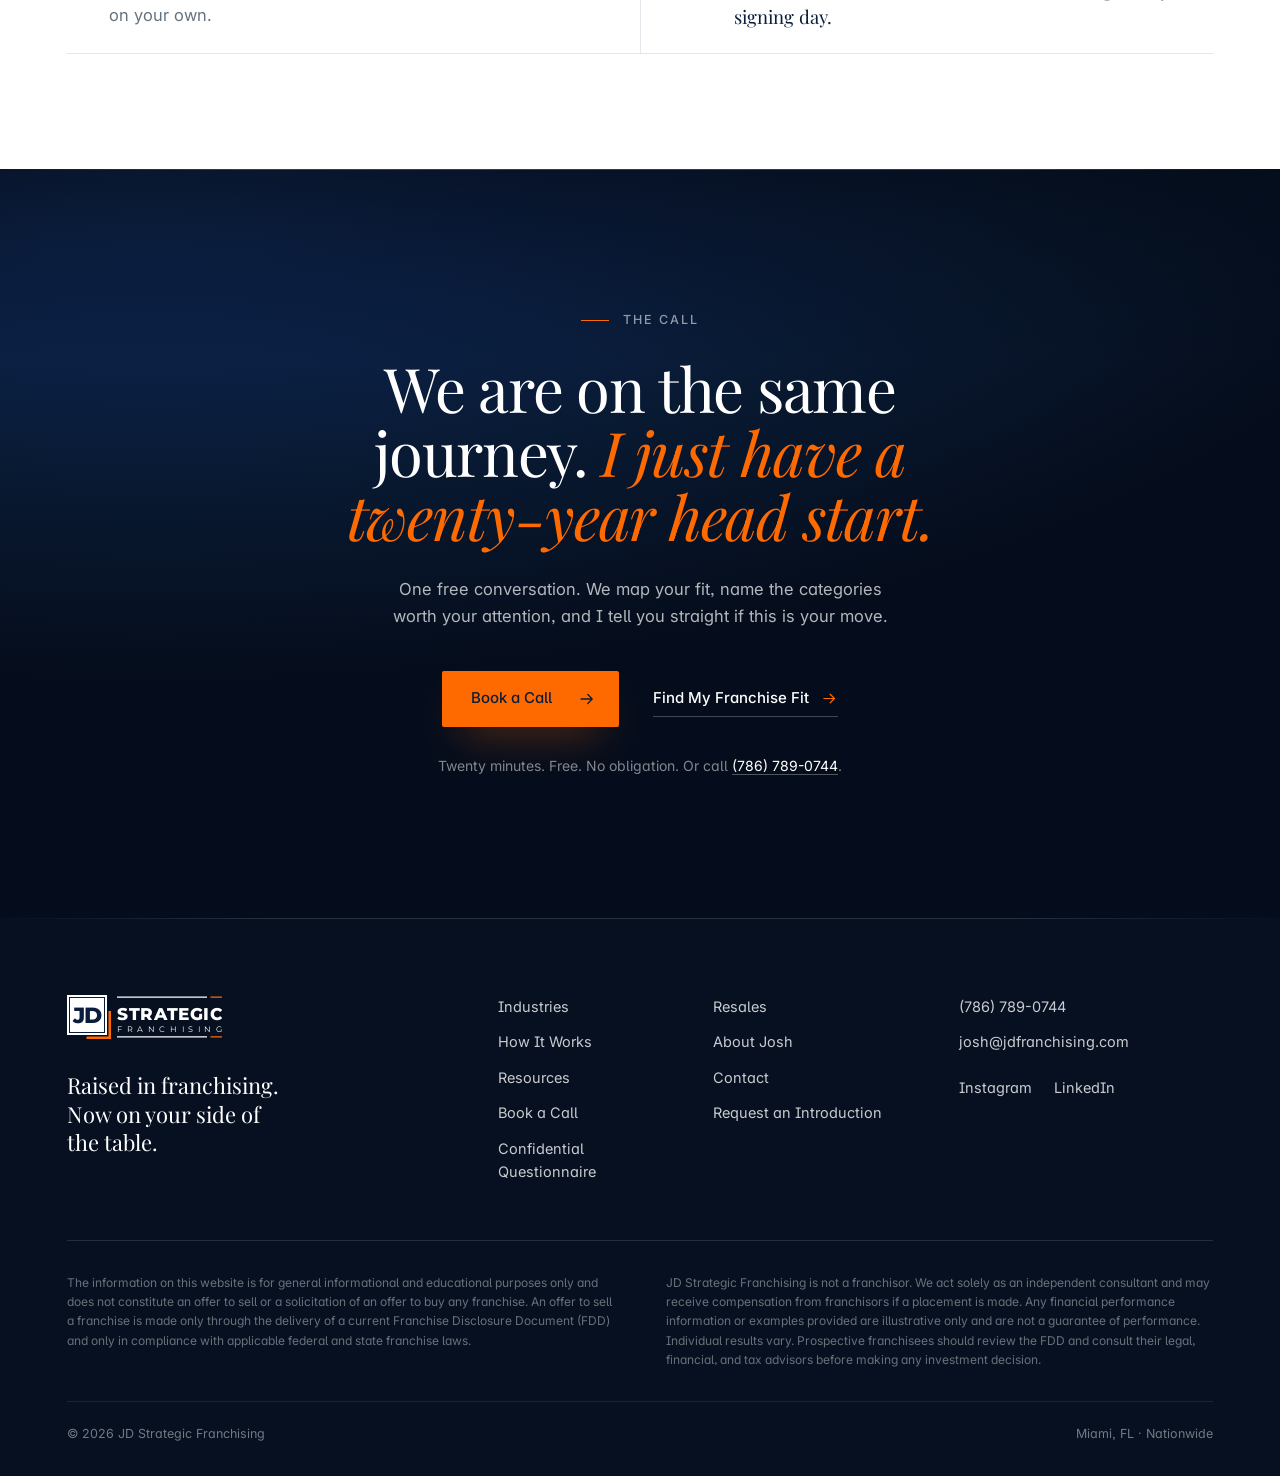
<file: about.html>
<!doctype html>
<html lang="en">
<head>
<meta charset="utf-8">
<meta name="viewport" content="width=device-width, initial-scale=1, viewport-fit=cover">
<title>About Josh DuBois | JD Strategic Franchising</title>
<meta name="description" content="Raised in franchising, FranServe certified, and sitting on your side of the table. The story behind JD Strategic.">
<meta name="theme-color" content="#0A1D3A">
<link rel="canonical" href="https://javmartz04-ship-it.github.io/jd-strategic-site/about.html">
<meta property="og:type" content="website">
<meta property="og:title" content="About Josh DuBois | JD Strategic Franchising">
<meta property="og:description" content="Raised in franchising. Now on your side of the table.">
<link rel="icon" type="image/png" sizes="64x64" href="assets/favicon.png">
<link rel="apple-touch-icon" sizes="180x180" href="assets/apple-touch-icon.png">
<meta property="og:image" content="assets/og.jpg">
<meta property="og:url" content="https://javmartz04-ship-it.github.io/jd-strategic-site/about.html">
<meta name="twitter:card" content="summary_large_image">
<meta name="twitter:image" content="assets/og.jpg">
<link rel="preconnect" href="https://fonts.googleapis.com">
<link rel="preconnect" href="https://fonts.gstatic.com" crossorigin>
<link href="https://fonts.googleapis.com/css2?family=Playfair+Display:ital,wght@0,400..800;1,400..700&family=Inter:opsz,wght@14..32,400..700&family=Montserrat:wght@400;800&display=swap" rel="stylesheet">
<link rel="stylesheet" href="assets/site.css">
<link rel="stylesheet" href="assets/lux.css">
<link rel="stylesheet" href="assets/p-about.css">
</head>
<body class="lux inner">
<svg width="0" height="0" style="position:absolute" aria-hidden="true">
  <symbol id="jd-mark" viewBox="0 0 620 176">
    <rect x="0" y="0" width="160" height="160" fill="var(--logo-box,#0A1D3A)"/>
    <rect x="10" y="10" width="140" height="140" fill="none" stroke="var(--logo-on-box,#fff)" stroke-width="4"/>
    <text x="80" y="111" text-anchor="middle" font-family="Montserrat,Inter,system-ui,sans-serif" font-weight="800" font-size="88" letter-spacing="-3" fill="var(--logo-on-box,#fff)">JD</text>
    <rect x="166" y="64" width="10" height="112" fill="#FF6A00"/>
    <rect x="78" y="166" width="98" height="10" fill="#FF6A00"/>
    <rect x="200" y="6" width="360" height="5" fill="currentColor"/>
    <rect x="574" y="6" width="46" height="5" fill="#FF6A00"/>
    <text x="200" y="98" font-family="Montserrat,Inter,system-ui,sans-serif" font-weight="800" font-size="66" textLength="420" lengthAdjust="spacing" fill="currentColor">STRATEGIC</text>
    <text x="201" y="148" font-family="Montserrat,Inter,system-ui,sans-serif" font-weight="400" font-size="30" textLength="418" lengthAdjust="spacing" fill="currentColor">FRANCHISING</text>
    <rect x="200" y="165" width="360" height="5" fill="currentColor"/>
    <rect x="574" y="165" width="46" height="5" fill="#FF6A00"/>
  </symbol>
  <symbol id="jd-box" viewBox="0 0 176 176">
    <rect x="0" y="0" width="160" height="160" fill="var(--logo-box,#0A1D3A)"/>
    <rect x="10" y="10" width="140" height="140" fill="none" stroke="var(--logo-on-box,#fff)" stroke-width="4"/>
    <text x="80" y="111" text-anchor="middle" font-family="Montserrat,Inter,system-ui,sans-serif" font-weight="800" font-size="88" letter-spacing="-3" fill="var(--logo-on-box,#fff)">JD</text>
    <rect x="166" y="64" width="10" height="112" fill="#FF6A00"/>
    <rect x="78" y="166" width="98" height="10" fill="#FF6A00"/>
  </symbol>
  <symbol id="i-arrow" viewBox="0 0 24 24"><path d="M4 12h15M13 6l6 6-6 6" fill="none" stroke="currentColor" stroke-width="1.7" stroke-linecap="round" stroke-linejoin="round"/></symbol>
  <symbol id="i-play" viewBox="0 0 24 24"><path d="M8 5.5v13l10.5-6.5z" fill="currentColor"/></symbol>
</svg>
<header class="nav" id="nav">
  <div class="nav-in">
    <a class="brand" href="index.html" aria-label="JD Strategic Franchising, home"><svg class="logo" role="img" aria-label="JD Strategic Franchising"><use href="#jd-mark"/></svg></a>
    <nav class="nav-links" aria-label="Primary">
      <a href="industries.html">Industries</a><a href="resales.html">Resales</a><a href="process.html">How It Works</a><a href="about.html" aria-current="page">About Josh</a><a href="podcast.html">Resources</a><a href="contact.html">Contact</a>
    </nav>
    <a class="nav-cta" href="book.html">Book a Call<i aria-hidden="true"><svg><use href="#i-arrow"/></svg></i></a>
    <button class="burger" id="burger" aria-label="Open menu" aria-expanded="false" aria-controls="mmenu"><span></span></button>
  </div>
  <div class="nav-prog" id="navProg" aria-hidden="true"></div>
</header>
<div class="mmenu" id="mmenu">
  <a href="index.html">Home</a><a href="industries.html">Industries</a><a href="resales.html">Resales</a><a href="process.html">How It Works</a><a href="about.html">About Josh</a><a href="podcast.html">Resources</a><a href="contact.html">Contact</a>
  <a class="btn btn-accent" href="book.html">Book a Call<svg aria-hidden="true"><use href="#i-arrow"/></svg></a>
</div>

<main id="top">
<section class="page-head dark" aria-labelledby="ph">
  <div class="wrap"><div class="ch-open"><div class="ch-head"><p class="ch-run"><i></i>About Josh</p><h1 class="ch-title" id="ph">Raised in franchising. <span class="it">Now on your side of the table.</span></h1></div></div><p class="lede">I grew up in franchising. My family went from independent restaurant owners, to multi-unit franchisees, to building a dry-cleaning brand from a handful of locations to more than 2,400. I have lived every side of it, and now I am opening my own franchise while I help you open yours.</p><div class="ph-act"><a class="btn btn-ghost" href="book.html">Book a Call<svg aria-hidden="true"><use href="#i-arrow"/></svg></a><p class="reassure">Free consultation. No obligation.</p></div></div>
</section>

<section class="x-sec ab-life" id="story" aria-labelledby="t5">
  <div class="x-wrap">
    <header class="ab-life-h">
      <p class="x-run" data-r>The story</p>
      <h2 class="x-h2" id="t5" data-r>Second generation. Both sides of the deal.</h2>
      <p class="ab-life-q" data-r data-d="1">&ldquo;I&rsquo;ve lived every side of it, the good deals and the bad ones.&rdquo;</p>
    </header>

    <ol class="ab-tl">
      <li data-r><p class="ab-era">The family</p><h3>Independent restaurants</h3><p>My family started as independent restaurant owners in hospitality. No system, no playbook, no brand behind us, and no way to build the systems to escape the daily operations.</p></li>
      <li data-r><p class="ab-era">Franchisee</p><h3>The turn</h3><p>Skeptical of franchising for years, then a second conversation with a dry-cleaning brand changed it. My family became franchisees, and ten years later they are still multi-unit owners.</p></li>
      <li data-r><p class="ab-era">High school</p><h3>The seed</h3><p>I managed one of the locations in high school and noticed the owner made money without being there. Ownership done right is not buying yourself a job.</p></li>
      <li data-r><p class="ab-era">Franchisor</p><h3>The other side of the table</h3><p>We led the brand from ten to fifteen locations to more than 2,400 across the world. A strong franchisor has to be an expert in the industry and in franchising itself. That is the bar I hold every brand to.</p></li>
    </ol>

    <figure class="ab-plate" data-r>
      <div class="ab-plate-f"><img src="assets/josh/story-2.jpg" width="1800" height="1200" alt="Josh, as a teenager, with the family and colleagues outside one of the family's dry-cleaning locations, holding a clothing drive cheque" loading="lazy" decoding="async"></div>
      <figcaption><span>2016</span>A clothing drive at one of the family&rsquo;s locations.</figcaption>
    </figure>

    <div class="ab-late">
      <figure class="ab-late-f" data-r>
        <div class="ab-late-img"><img src="assets/josh/story-3.jpg" width="1800" height="1200" alt="Josh DuBois at a franchise industry conference in Orlando" loading="lazy" decoding="async"></div>
        <figcaption><span>2024</span>A franchise industry conference, Orlando.</figcaption>
      </figure>
      <ol class="ab-tl ab-tl-s">
        <li data-r><p class="ab-era">Finance</p><h3>The safe path</h3><p>I graduated early, went into finance and asset-management recruiting, and learned to evaluate businesses and people. I also saw people earning well over seven figures who still dreaded Monday. There is no safe path.</p></li>
        <li data-r><p class="ab-era">The bet</p><h3>JD Strategic</h3><p>I went to the International Franchise Expo to buy a franchise and found franchise consulting instead. I took a six-figure loan, walked away from a remote six-figure salary, and started JD Strategic on nothing but belief in my own work ethic.</p></li>
        <li data-r><p class="ab-era">Today</p><h3>Coach, and franchisee again</h3><p>A FranServe-certified franchise coach, working with about ten people a month as a free resource. And I am opening my own franchise in the Miami market, the first of a portfolio.</p></li>
      </ol>
    </div>
  </div>
</section>

<section class="x-sec ab-why" id="pillars" aria-labelledby="tp">
  <div class="x-wrap">
    <div class="ab-why-h">
      <div><p class="x-run" data-r>What I am building toward</p><h2 class="x-h2" id="tp" data-r>Everything I do is built around three pillars.</h2></div>
      <p class="x-lede" data-r data-d="1">Business ownership puts you in the driver&rsquo;s seat of your life instead of the passenger seat.</p>
    </div>
    <dl class="ab-ledger">
      <div data-r><dt>Financial freedom</dt><dd>Equity in something you own, not a salary with an expiration date your boss never tells you about. Every job has one.</dd></div>
      <div data-r data-d="1"><dt>Lifestyle freedom</dt><dd>Being the CEO of the business, not the one stuck in it. My family runs four locations in Massachusetts from Florida. That is the model working.</dd></div>
      <div data-r data-d="2"><dt>A lasting legacy</dt><dd>Something to build on and something to pass down. Every family I help navigate this the right way now has both.</dd></div>
    </dl>
  </div>
</section>

<section class="x-sec ab-cmp" id="compare" aria-labelledby="tc">
  <div class="x-wrap">
    <div class="ab-cmp-h">
      <p class="x-run" data-r>Broker or coach</p>
      <h2 class="x-h2" id="tc" data-r>A broker sells you a franchise. <span class="it">A coach helps you buy one.</span></h2>
    </div>
    <div class="ab-grid" role="table" aria-label="A typical broker compared with JD Strategic" data-r data-d="1">
      <div class="ab-g-h ab-l" role="columnheader">With a typical broker</div><div class="ab-g-h ab-r" role="columnheader">With JD Strategic</div>
      <div class="ab-g ab-l"><svg viewBox="0 0 24 24" aria-hidden="true"><path d="M6 12h12"/></svg><p>You get a list of forty &ldquo;opportunities&rdquo; and start drowning.</p></div><div class="ab-g ab-r"><svg viewBox="0 0 24 24" aria-hidden="true"><path d="M20 6 9 17l-5-5"/></svg><p>Three to five vetted matches, built backwards from your capital and goals.</p></div>
      <div class="ab-g ab-l"><svg viewBox="0 0 24 24" aria-hidden="true"><path d="M6 12h12"/></svg><p>The rankings you are reading are biased and pay-to-play.</p></div><div class="ab-g ab-r"><svg viewBox="0 0 24 24" aria-hidden="true"><path d="M20 6 9 17l-5-5"/></svg><p>Every brand vetted by someone who has lived both sides of the deal.</p></div>
      <div class="ab-g ab-l"><svg viewBox="0 0 24 24" aria-hidden="true"><path d="M6 12h12"/></svg><p>Every concept gets talked up. Nothing is ever a bad fit.</p></div><div class="ab-g ab-r"><svg viewBox="0 0 24 24" aria-hidden="true"><path d="M20 6 9 17l-5-5"/></svg><p>You hear it straight when franchising, or a specific brand, is not your move.</p></div>
      <div class="ab-g ab-l"><svg viewBox="0 0 24 24" aria-hidden="true"><path d="M6 12h12"/></svg><p>At the FDD, the document that decides your decade, you are on your own.</p></div><div class="ab-g ab-r"><svg viewBox="0 0 24 24" aria-hidden="true"><path d="M20 6 9 17l-5-5"/></svg><p>I walk the FDD, validation calls, and financing with you to signing day.</p></div>
    </div>
  </div>
</section>

<section class="dark x-close ab-close" id="cta" aria-labelledby="t7">
  <div class="x-wrap x-close-g">
    <div class="x-close-c">
      <p class="x-run on-dark" data-r>The call</p>
      <h2 id="t7" class="x-h2 x-close-t" data-r>We are on the same journey. <span class="it">I just have a <span class="nw">twenty-year</span> head start.</span></h2>
      <p class="x-body" data-r data-d="1">One free conversation. We map your fit, name the categories worth your attention, and I tell you straight if this is your move.</p>
      <div class="x-acts" data-r data-d="2">
        <a class="btn btn-accent" href="book.html">Book a Call<svg aria-hidden="true"><use href="#i-arrow"/></svg></a>
        <a class="x-link" href="index.html#fit">Find My Franchise Fit<svg aria-hidden="true"><use href="#i-arrow"/></svg></a>
      </div>
      <p class="x-fine" data-r data-d="3">Twenty minutes. Free. No obligation. Or call <a href="tel:+17867890744">(786) 789-0744</a>.</p>
    </div>
    <figure class="x-close-f" data-r data-d="1"><img src="assets/josh-portrait.jpg" width="1400" height="1500" alt="Josh DuBois" loading="lazy" decoding="async"></figure>
  </div>
</section>
</main>

<div class="mbar" id="mbar" aria-label="Quick actions"><a class="btn btn-accent" href="book.html">Book a Call<svg aria-hidden="true"><use href="#i-arrow"/></svg></a></div>
<footer class="x-foot foot">
  <div class="x-wrap">
    <div class="x-foot-g">
      <div class="x-foot-b">
        <a class="brand" href="index.html" aria-label="JD Strategic Franchising, home"><svg class="logo" role="img" aria-label="JD Strategic Franchising"><use href="#jd-mark"/></svg></a>
        <p>Raised in franchising. Now on your side of the table.</p>
      </div>
      <nav class="x-foot-n" aria-label="Footer">
        <a href="industries.html">Industries</a><a href="resales.html">Resales</a><a href="process.html">How It Works</a><a href="about.html">About Josh</a><a href="podcast.html">Resources</a><a href="contact.html">Contact</a><a href="book.html">Book a Call</a><a href="request.html">Request an Introduction</a><a href="questionnaire.html">Confidential Questionnaire</a>
      </nav>
      <div class="x-foot-c">
        <a href="tel:+17867890744">(786) 789-0744</a><a href="mailto:josh@jdfranchising.com">josh@jdfranchising.com</a>
        <span class="x-soc"><a href="https://www.instagram.com/jdstrategic" target="_blank" rel="noopener">Instagram</a><a href="https://www.linkedin.com/in/joshhdubois" target="_blank" rel="noopener">LinkedIn</a></span>
      </div>
    </div>
    <div class="x-legal"><p>The information on this website is for general informational and educational purposes only and does not constitute an offer to sell or a solicitation of an offer to buy any franchise. An offer to sell a franchise is made only through the delivery of a current Franchise Disclosure Document (FDD) and only in compliance with applicable federal and state franchise laws.</p><p>JD Strategic Franchising is not a franchisor. We act solely as an independent consultant and may receive compensation from franchisors if a placement is made. Any financial performance information or examples provided are illustrative only and are not a guarantee of performance. Individual results vary. Prospective franchisees should review the FDD and consult their legal, financial, and tax advisors before making any investment decision.</p></div>
    <div class="x-copy"><span>&copy; 2026 JD Strategic Franchising</span><span>Miami, FL &middot; Nationwide</span></div>
  </div>
</footer>
<script src="assets/site.js"></script>
<script src="assets/lux.js"></script>
</body>
</html>
</file>
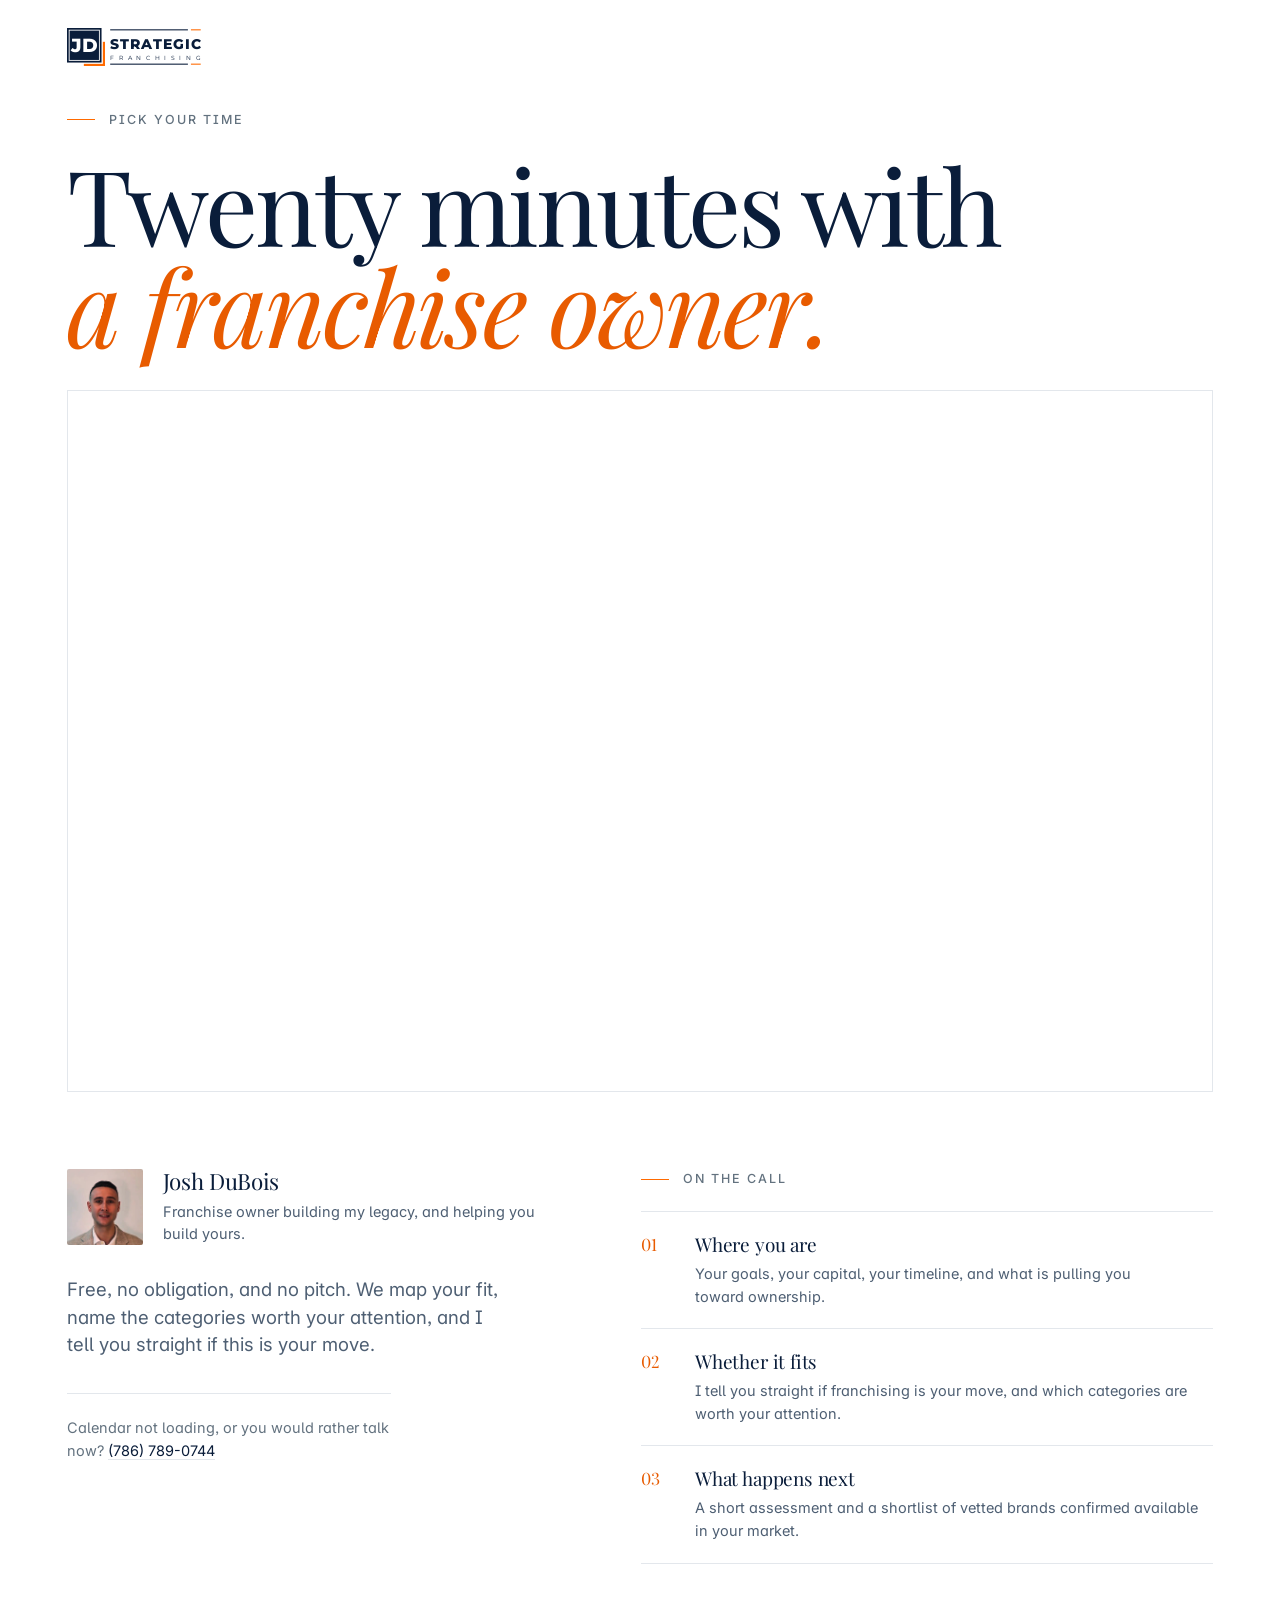
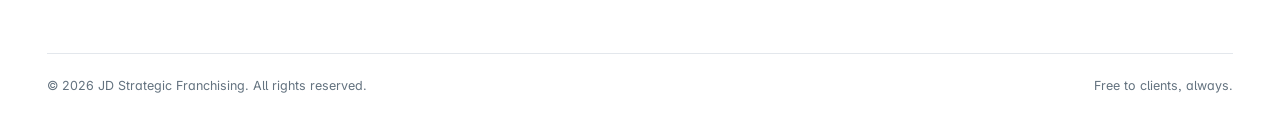
<file: book.html>
<!doctype html>
<html lang="en">
<head>
<meta charset="utf-8">
<meta name="viewport" content="width=device-width, initial-scale=1, viewport-fit=cover">
<title>Book a Call with Josh DuBois | JD Strategic Franchising</title>
<meta name="description" content="Book a free twenty-minute call with Josh DuBois, a second-generation franchise owner and FranServe certified franchise coach. No pitch, no obligation.">
<meta name="theme-color" content="#F8F6F1">
<link rel="canonical" href="https://jdfranchising.com/book.html">
<meta property="og:type" content="website">
<meta property="og:title" content="Book a Call with Josh DuBois | JD Strategic Franchising">
<meta property="og:description" content="Raised in franchising. Now on your side of the table.">
<link rel="icon" type="image/png" sizes="64x64" href="assets/favicon.png">
<link rel="apple-touch-icon" sizes="180x180" href="assets/apple-touch-icon.png">
<meta property="og:image" content="assets/og.jpg">
<meta property="og:url" content="https://jdfranchising.com/book.html">
<meta name="twitter:card" content="summary_large_image">
<meta name="twitter:image" content="assets/og.jpg">
<link rel="preconnect" href="https://fonts.googleapis.com">
<link rel="preconnect" href="https://fonts.gstatic.com" crossorigin>
<link href="https://fonts.googleapis.com/css2?family=Playfair+Display:ital,wght@0,400..800;1,400..700&family=Inter:opsz,wght@14..32,400..700&family=Montserrat:wght@400;800&display=swap" rel="stylesheet">
<link rel="stylesheet" href="assets/site.css">
<link rel="stylesheet" href="assets/lux.css">
<link rel="stylesheet" href="assets/p-book.css">
</head>
<body class="lux">
<svg width="0" height="0" style="position:absolute" aria-hidden="true">
  <symbol id="jd-mark" viewBox="0 0 620 176">
    <rect x="0" y="0" width="160" height="160" fill="var(--logo-box,#0A1D3A)"/>
    <rect x="10" y="10" width="140" height="140" fill="none" stroke="var(--logo-on-box,#fff)" stroke-width="4"/>
    <text x="80" y="111" text-anchor="middle" font-family="Montserrat,Inter,system-ui,sans-serif" font-weight="800" font-size="88" letter-spacing="-3" fill="var(--logo-on-box,#fff)">JD</text>
    <rect x="166" y="64" width="10" height="112" fill="#FF6A00"/>
    <rect x="78" y="166" width="98" height="10" fill="#FF6A00"/>
    <rect x="200" y="6" width="360" height="5" fill="currentColor"/>
    <rect x="574" y="6" width="46" height="5" fill="#FF6A00"/>
    <text x="200" y="98" font-family="Montserrat,Inter,system-ui,sans-serif" font-weight="800" font-size="66" textLength="420" lengthAdjust="spacing" fill="currentColor">STRATEGIC</text>
    <text x="201" y="148" font-family="Montserrat,Inter,system-ui,sans-serif" font-weight="400" font-size="30" textLength="418" lengthAdjust="spacing" fill="currentColor">FRANCHISING</text>
    <rect x="200" y="165" width="360" height="5" fill="currentColor"/>
    <rect x="574" y="165" width="46" height="5" fill="#FF6A00"/>
  </symbol>
  <symbol id="jd-box" viewBox="0 0 176 176">
    <rect x="0" y="0" width="160" height="160" fill="var(--logo-box,#0A1D3A)"/>
    <rect x="10" y="10" width="140" height="140" fill="none" stroke="var(--logo-on-box,#fff)" stroke-width="4"/>
    <text x="80" y="111" text-anchor="middle" font-family="Montserrat,Inter,system-ui,sans-serif" font-weight="800" font-size="88" letter-spacing="-3" fill="var(--logo-on-box,#fff)">JD</text>
    <rect x="166" y="64" width="10" height="112" fill="#FF6A00"/>
    <rect x="78" y="166" width="98" height="10" fill="#FF6A00"/>
  </symbol>
  <symbol id="i-arrow" viewBox="0 0 24 24"><path d="M4 12h15M13 6l6 6-6 6" fill="none" stroke="currentColor" stroke-width="1.7" stroke-linecap="round" stroke-linejoin="round"/></symbol>
  <symbol id="i-play" viewBox="0 0 24 24"><path d="M8 5.5v13l10.5-6.5z" fill="currentColor"/></symbol>
</svg>

<main id="top" class="bookpage bk2">
<header class="plate"><a class="brand" href="index.html" aria-label="JD Strategic Franchising, home"><svg class="logo" role="img" aria-label="JD Strategic Franchising"><use href="#jd-mark"/></svg></a></header>
<section class="bk" aria-labelledby="ph">
  <div class="x-wrap">
    <div class="bk-head">
      <p class="x-run">Pick your time</p>
      <h1 id="ph" class="bk-h1">Twenty minutes with <span class="it">a franchise owner.</span></h1>
    </div>
    <div class="bk-grid">
      <div class="cal">
        <div class="cal-top"><span><i></i>My calendar, live</span><span>Shown in your local time zone</span></div>
        <div class="cal-body"><iframe src="https://api.leadconnectorhq.com/widget/booking/P9QsS5fdmp3TZWbOhvYY" title="Book a call with Josh DuBois" id="P9QsS5fdmp3TZWbOhvYY_book" scrolling="no"></iframe></div>
      </div>
      <aside class="bk-rail" aria-label="Who you are booking with">
        <div class="bk-rail-l">
        <figure class="bk-who"><img src="assets/josh/face.jpg" width="320" height="320" alt="Josh DuBois"><figcaption><b>Josh DuBois</b><span>Franchise owner building my legacy, and helping you build yours.</span></figcaption></figure>
        <p class="bk-lede">Free, no obligation, and no pitch. We map your fit, name the categories worth your attention, and I tell you straight if this is your move.</p>
        <p class="bk-alt">Calendar not loading, or you would rather talk now? <a href="tel:+17867890744">(786) 789-0744</a></p>
        </div>
        <div class="bk-rail-r">
        <p class="bk-k">On the call</p>
        <ol class="bk-steps">
          <li><span>01</span><div><h3>Where you are</h3><p>Your goals, your capital, your timeline, and what is pulling you toward ownership.</p></div></li>
          <li><span>02</span><div><h3>Whether it fits</h3><p>I tell you straight if franchising is your move, and which categories are worth your attention.</p></div></li>
          <li><span>03</span><div><h3>What happens next</h3><p>A short assessment and a shortlist of vetted brands confirmed available in your market.</p></div></li>
        </ol>
        </div>
      </aside>
    </div>
  </div>
</section>
</main>
<footer class="plate-foot"><span>&copy; 2026 JD Strategic Franchising. All rights reserved.</span><span>Free to clients, always.</span></footer>
<script src="https://link.msgsndr.com/js/form_embed.js" defer></script>

<script src="assets/site.js"></script>
<script src="assets/lux.js"></script>
</body>
</html>
</file>
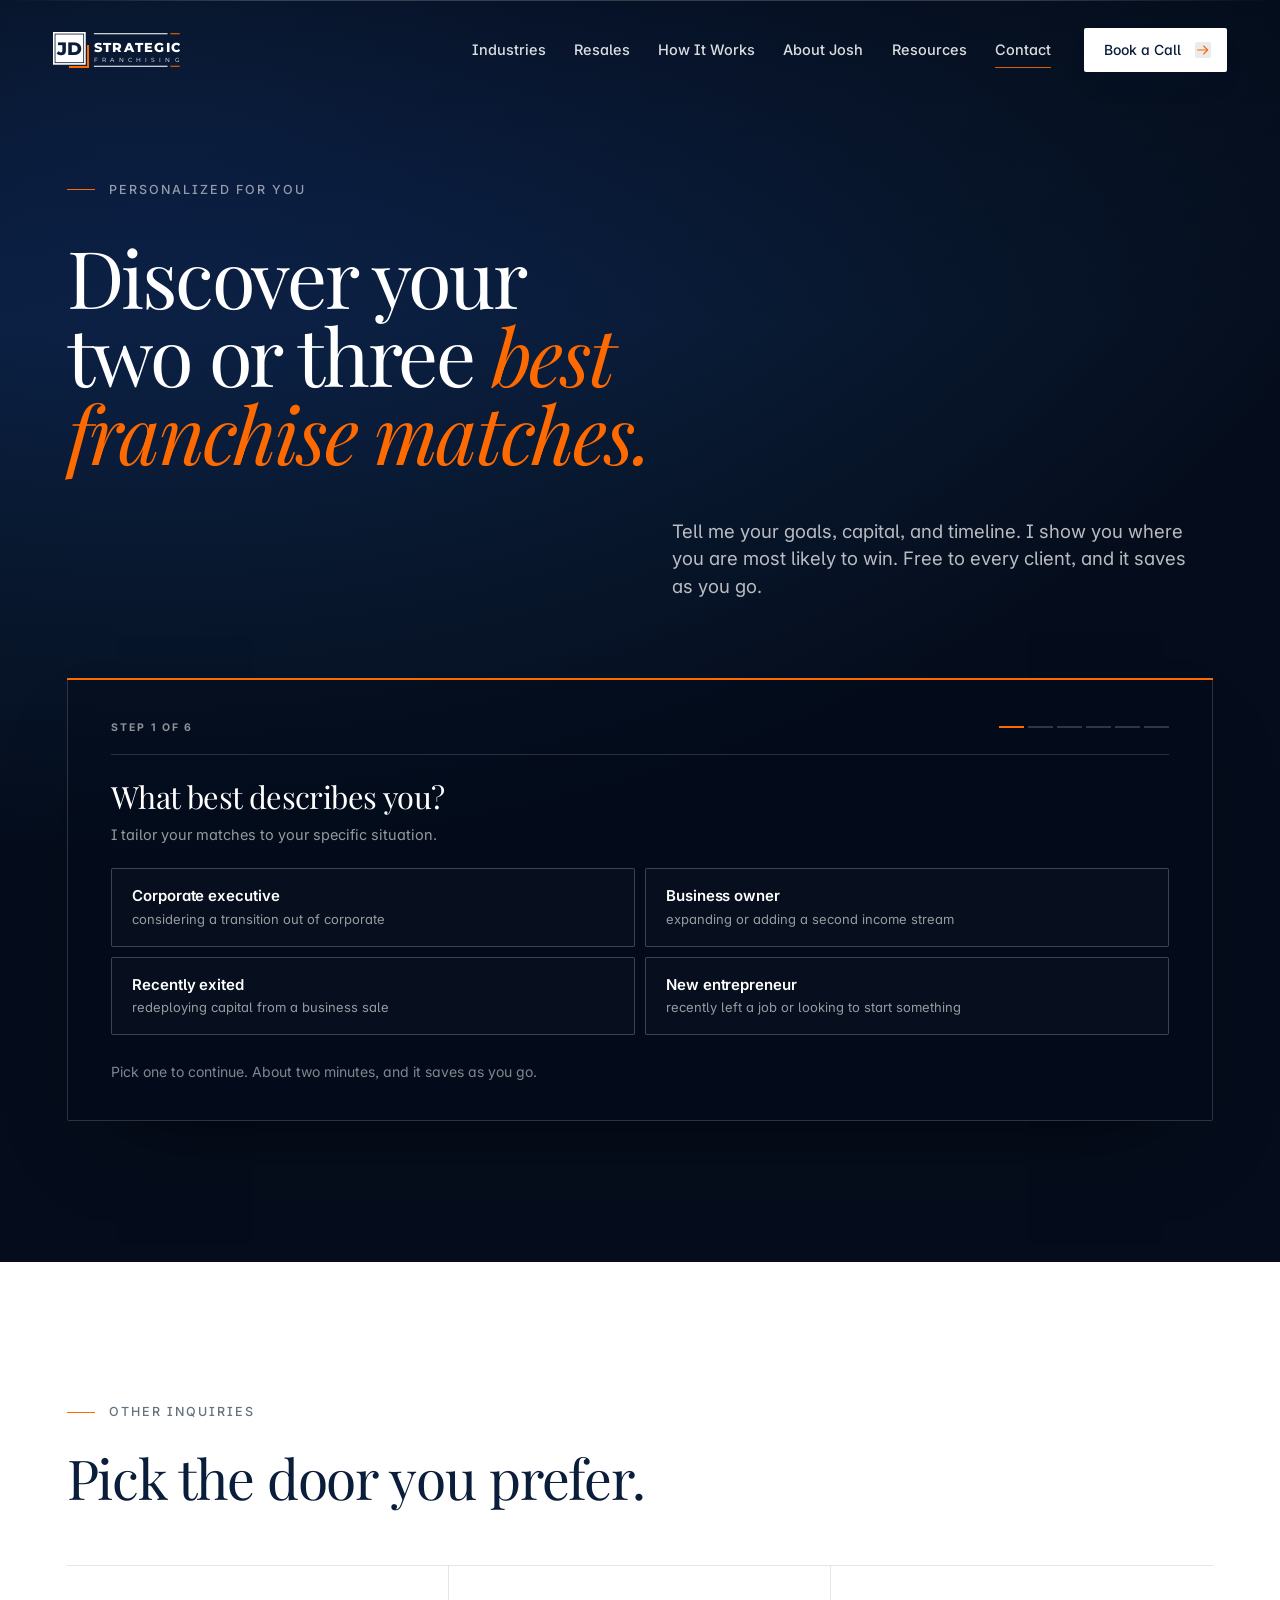
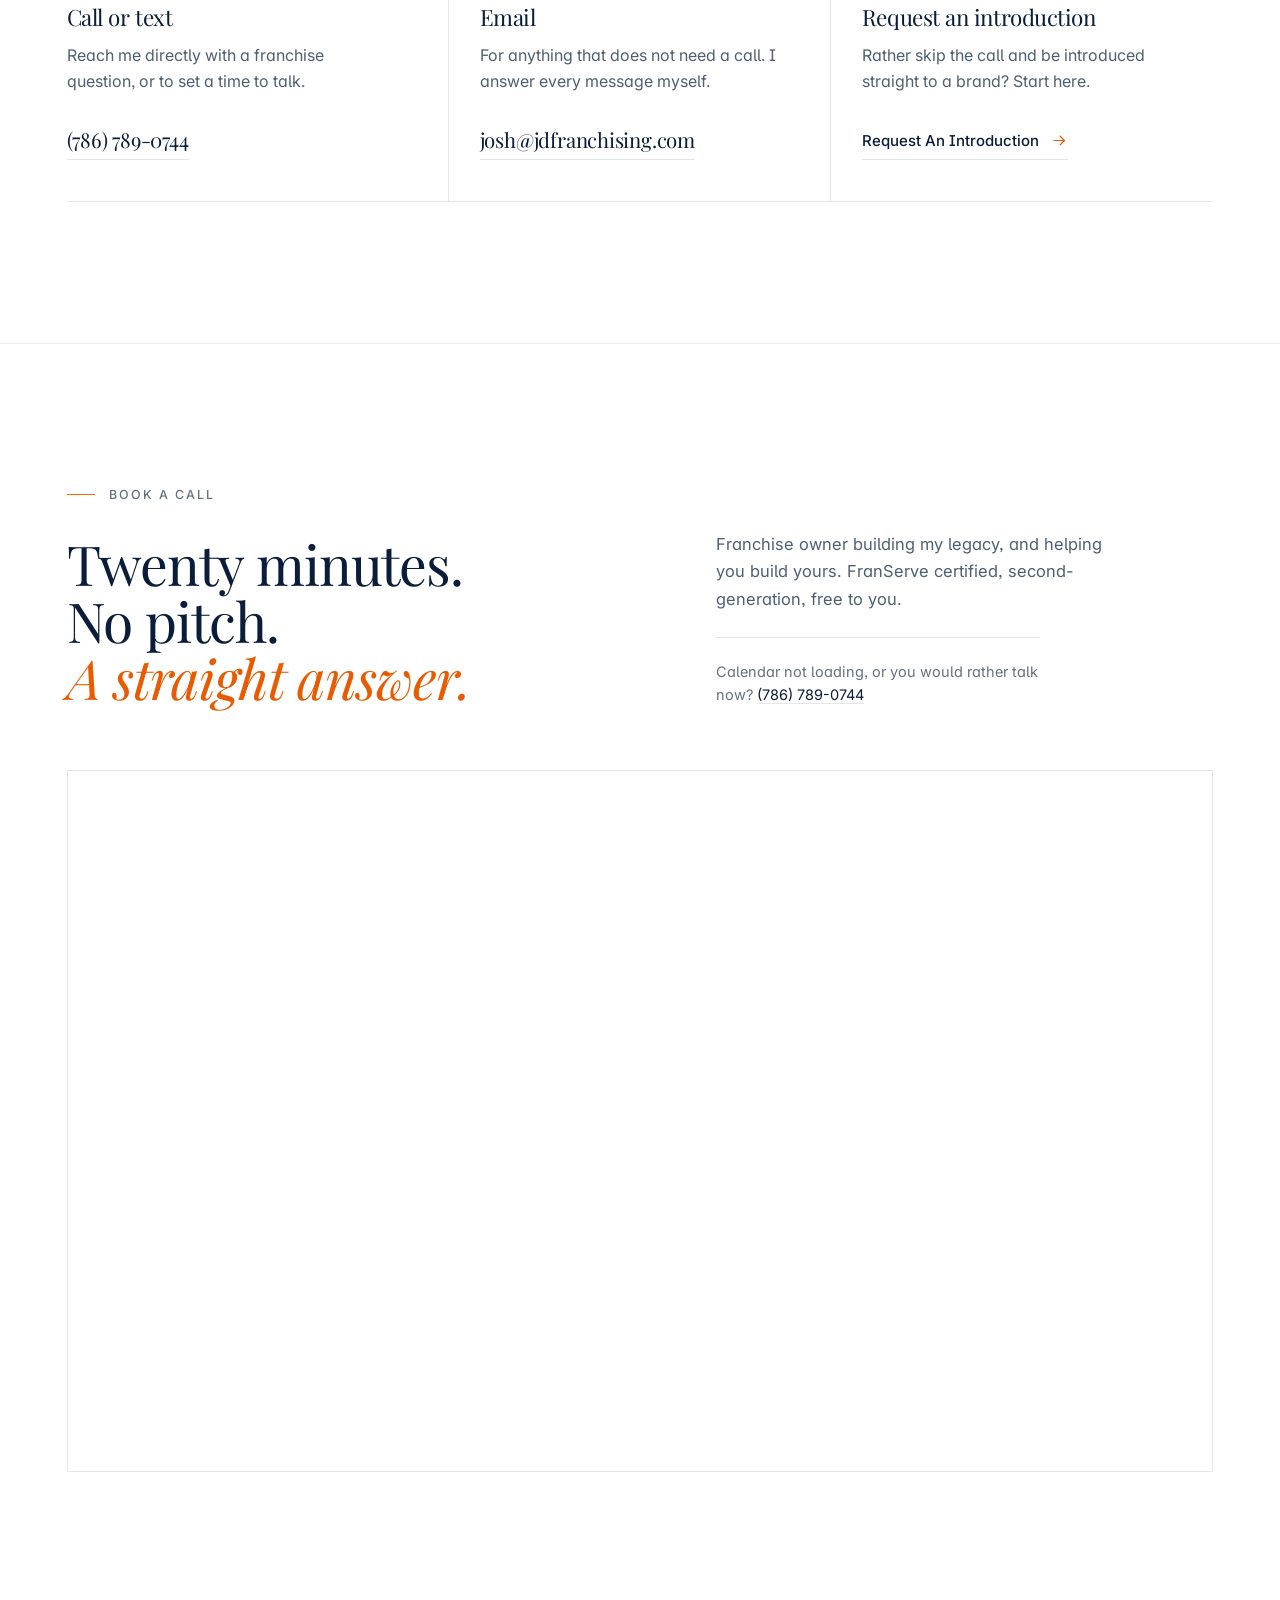
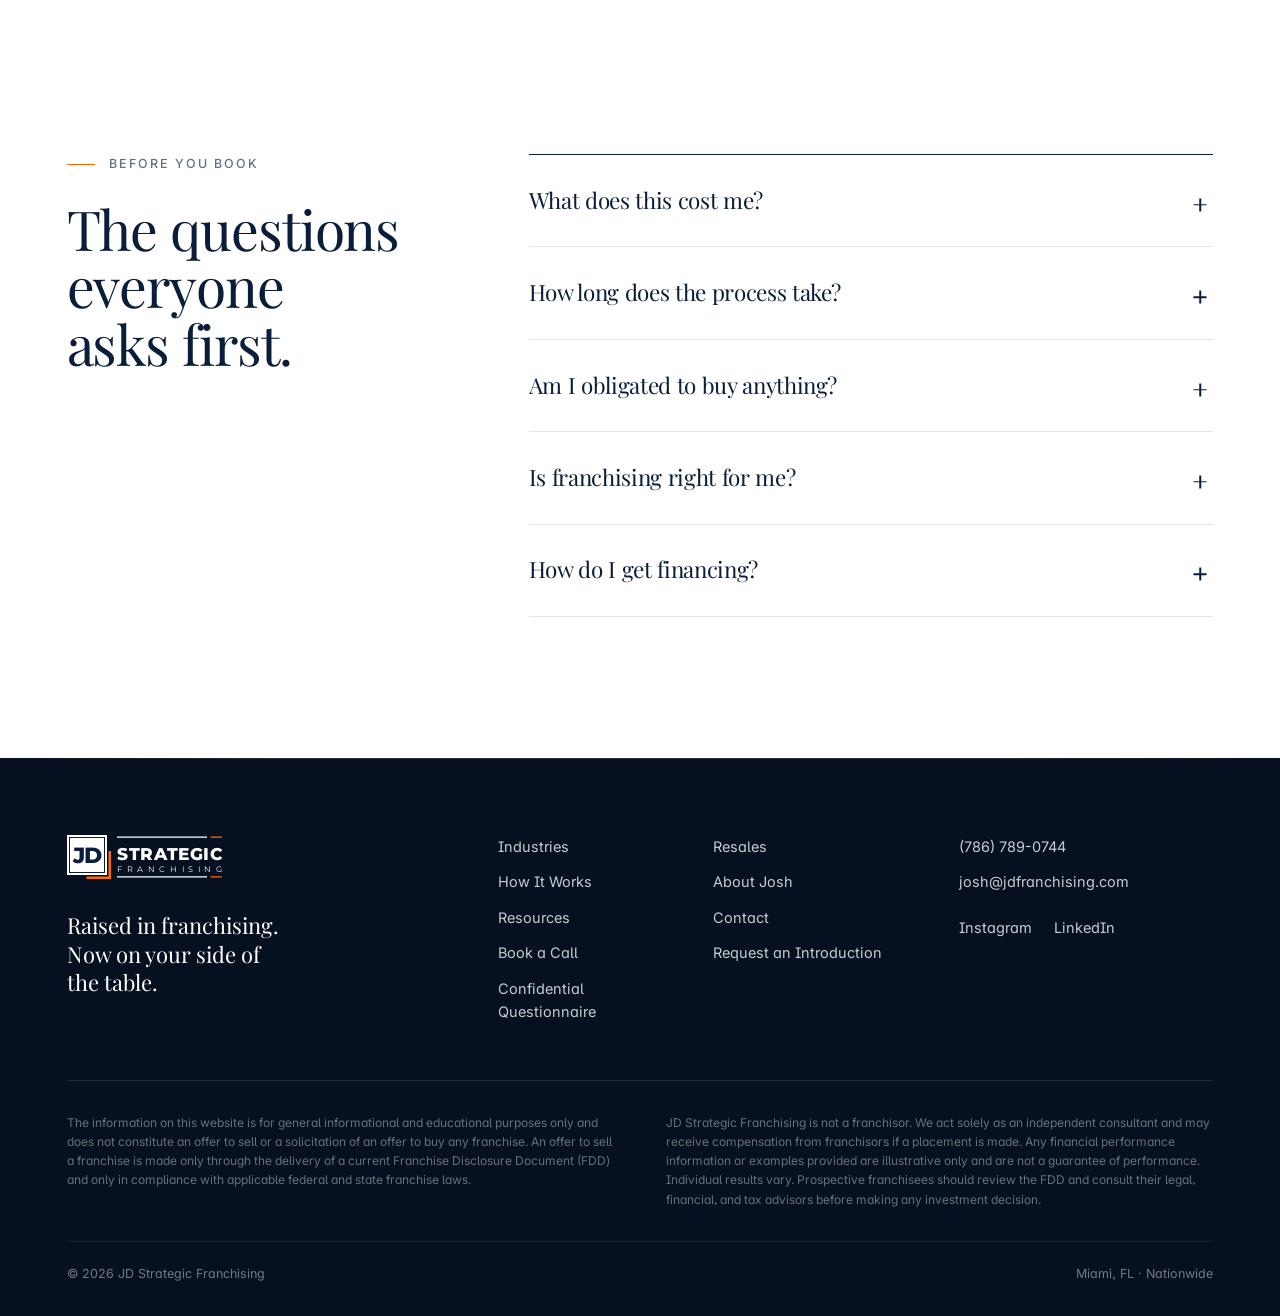
<file: contact.html>
<!doctype html>
<html lang="en">
<head>
<meta charset="utf-8">
<meta name="viewport" content="width=device-width, initial-scale=1, viewport-fit=cover">
<title>Find Your Franchise Fit or Book a Call | JD Strategic Franchising</title>
<meta name="description" content="One free conversation. We map your fit, name the categories worth your attention, and I tell you straight if this is your move.">
<meta name="theme-color" content="#0A1D3A">
<link rel="canonical" href="https://javmartz04-ship-it.github.io/jd-strategic-site/contact.html">
<meta property="og:type" content="website">
<meta property="og:title" content="Book a Call | JD Strategic Franchising">
<meta property="og:description" content="Raised in franchising. Now on your side of the table.">
<link rel="icon" type="image/png" sizes="64x64" href="assets/favicon.png">
<link rel="apple-touch-icon" sizes="180x180" href="assets/apple-touch-icon.png">
<meta property="og:image" content="assets/og.jpg">
<meta property="og:url" content="https://javmartz04-ship-it.github.io/jd-strategic-site/contact.html">
<meta name="twitter:card" content="summary_large_image">
<meta name="twitter:image" content="assets/og.jpg">
<link rel="preconnect" href="https://fonts.googleapis.com">
<link rel="preconnect" href="https://fonts.gstatic.com" crossorigin>
<link href="https://fonts.googleapis.com/css2?family=Playfair+Display:ital,wght@0,400..800;1,400..700&family=Inter:opsz,wght@14..32,400..700&family=Montserrat:wght@400;800&display=swap" rel="stylesheet">
<link rel="stylesheet" href="assets/site.css">
<link rel="stylesheet" href="assets/lux.css">
<link rel="stylesheet" href="assets/p-contact.css">
</head>
<body class="lux inner">
<svg width="0" height="0" style="position:absolute" aria-hidden="true">
  <symbol id="jd-mark" viewBox="0 0 620 176">
    <rect x="0" y="0" width="160" height="160" fill="var(--logo-box,#0A1D3A)"/>
    <rect x="10" y="10" width="140" height="140" fill="none" stroke="var(--logo-on-box,#fff)" stroke-width="4"/>
    <text x="80" y="111" text-anchor="middle" font-family="Montserrat,Inter,system-ui,sans-serif" font-weight="800" font-size="88" letter-spacing="-3" fill="var(--logo-on-box,#fff)">JD</text>
    <rect x="166" y="64" width="10" height="112" fill="#FF6A00"/>
    <rect x="78" y="166" width="98" height="10" fill="#FF6A00"/>
    <rect x="200" y="6" width="360" height="5" fill="currentColor"/>
    <rect x="574" y="6" width="46" height="5" fill="#FF6A00"/>
    <text x="200" y="98" font-family="Montserrat,Inter,system-ui,sans-serif" font-weight="800" font-size="66" textLength="420" lengthAdjust="spacing" fill="currentColor">STRATEGIC</text>
    <text x="201" y="148" font-family="Montserrat,Inter,system-ui,sans-serif" font-weight="400" font-size="30" textLength="418" lengthAdjust="spacing" fill="currentColor">FRANCHISING</text>
    <rect x="200" y="165" width="360" height="5" fill="currentColor"/>
    <rect x="574" y="165" width="46" height="5" fill="#FF6A00"/>
  </symbol>
  <symbol id="jd-box" viewBox="0 0 176 176">
    <rect x="0" y="0" width="160" height="160" fill="var(--logo-box,#0A1D3A)"/>
    <rect x="10" y="10" width="140" height="140" fill="none" stroke="var(--logo-on-box,#fff)" stroke-width="4"/>
    <text x="80" y="111" text-anchor="middle" font-family="Montserrat,Inter,system-ui,sans-serif" font-weight="800" font-size="88" letter-spacing="-3" fill="var(--logo-on-box,#fff)">JD</text>
    <rect x="166" y="64" width="10" height="112" fill="#FF6A00"/>
    <rect x="78" y="166" width="98" height="10" fill="#FF6A00"/>
  </symbol>
  <symbol id="i-arrow" viewBox="0 0 24 24"><path d="M4 12h15M13 6l6 6-6 6" fill="none" stroke="currentColor" stroke-width="1.7" stroke-linecap="round" stroke-linejoin="round"/></symbol>
  <symbol id="i-play" viewBox="0 0 24 24"><path d="M8 5.5v13l10.5-6.5z" fill="currentColor"/></symbol>
</svg>
<header class="nav" id="nav">
  <div class="nav-in">
    <a class="brand" href="index.html" aria-label="JD Strategic Franchising, home"><svg class="logo" role="img" aria-label="JD Strategic Franchising"><use href="#jd-mark"/></svg></a>
    <nav class="nav-links" aria-label="Primary">
      <a href="industries.html">Industries</a><a href="resales.html">Resales</a><a href="process.html">How It Works</a><a href="about.html">About Josh</a><a href="podcast.html">Resources</a><a href="contact.html" aria-current="page">Contact</a>
    </nav>
    <a class="nav-cta" href="book.html">Book a Call<i aria-hidden="true"><svg><use href="#i-arrow"/></svg></i></a>
    <button class="burger" id="burger" aria-label="Open menu" aria-expanded="false" aria-controls="mmenu"><span></span></button>
  </div>
  <div class="nav-prog" id="navProg" aria-hidden="true"></div>
</header>
<div class="mmenu" id="mmenu">
  <a href="index.html">Home</a><a href="industries.html">Industries</a><a href="resales.html">Resales</a><a href="process.html">How It Works</a><a href="about.html">About Josh</a><a href="podcast.html">Resources</a><a href="contact.html">Contact</a>
  <a class="btn btn-accent" href="book.html">Book a Call<svg aria-hidden="true"><use href="#i-arrow"/></svg></a>
</div>

<main id="top">
<section class="fit dark fit-page ct-head" id="fit" aria-labelledby="fitH">
  <div class="wrap">
    <div class="ct-head-g" data-r>
      <p class="x-run on-dark">Personalized for you</p>
      <h1 id="fitH" class="ch-title">Discover your two or three <span class="it">best franchise matches.</span></h1>
      <p class="lede">Tell me your goals, capital, and timeline. I show you where you are most likely to win. Free to every client, and it saves as you go.</p>
    </div>
    <div class="fitbox" data-r data-d="1">
      <div class="fittop"><span class="fitstep">Step 1 of 6</span><div class="fitbar" aria-hidden="true"><i class="on"></i><i></i><i></i><i></i><i></i><i></i></div></div>
      <div class="fitstage" id="fitStage" aria-live="polite">
        <div class="fitfall"><p class="fithint">The short questionnaire needs JavaScript. You can start the full one instead.</p><a class="btn btn-accent" href="questionnaire.html">Find My Franchise Fit<svg aria-hidden="true"><use href="#i-arrow"/></svg></a></div>
      </div>
    </div>
  </div>
</section>

<!-- Other inquiries: three hairline columns -->
<section class="x-sec ct-inq" id="inquiries" aria-labelledby="ti">
  <div class="x-wrap">
    <div class="ct-inq-h">
      <p class="x-run" data-r>Other inquiries</p>
      <h2 class="x-h2" id="ti" data-r>Pick the door you prefer.</h2>
    </div>
    <div class="ct-cols">
      <div class="ct-col" data-r><h3>Call or text</h3><p>Reach me directly with a franchise question, or to set a time to talk.</p><a class="ct-v" href="tel:+17867890744">(786) 789-0744</a></div>
      <div class="ct-col" data-r data-d="1"><h3>Email</h3><p>For anything that does not need a call. I answer every message myself.</p><a class="ct-v" href="mailto:josh@jdfranchising.com">josh@jdfranchising.com</a></div>
      <div class="ct-col" data-r data-d="2"><h3>Request an introduction</h3><p>Rather skip the call and be introduced straight to a brand? Start here.</p><a class="x-link" href="request.html">Request An Introduction<svg aria-hidden="true"><use href="#i-arrow"/></svg></a></div>
    </div>
  </div>
</section>

<!-- The calendar, framed cleanly -->
<section class="x-sec ct-book" id="book" aria-labelledby="tb">
  <div class="x-wrap">
    <div class="ct-book-h">
      <p class="x-run" data-r>Book a call</p>
      <h2 class="x-h2" id="tb" data-r>Twenty minutes. No pitch. <span class="it">A straight answer.</span></h2>
      <div class="ct-book-r" data-r data-d="1">
        <p class="x-body">Franchise owner building my legacy, and helping you build yours. FranServe certified, second-generation, free to you.</p>
        <p class="ct-alt">Calendar not loading, or you would rather talk now? <a href="tel:+17867890744">(786) 789-0744</a></p>
      </div>
    </div>
    <div class="cal ct-cal" data-r data-d="1">
      <div class="cal-top"><span><i></i>My calendar, live</span><span>Shown in your local time zone</span></div>
      <div class="cal-body"><iframe src="https://api.leadconnectorhq.com/widget/booking/P9QsS5fdmp3TZWbOhvYY" title="Book a call with Josh DuBois" id="P9QsS5fdmp3TZWbOhvYY_jds" scrolling="no" loading="lazy"></iframe></div>
    </div>
  </div>
</section>

<!-- FAQ: large serif question rows -->
<section class="x-sec ct-faq" id="faqs" aria-labelledby="tf">
  <div class="x-wrap ct-faq-g">
    <div>
      <p class="x-run" data-r>Before you book</p>
      <h2 class="x-h2" id="tf" data-r>The questions everyone asks first.</h2>
    </div>
    <div class="faq-l" id="faq" data-r data-d="1">
        <div class="faq-i"><button class="faq-q" aria-expanded="false">What does this cost me?<span class="faq-ic" aria-hidden="true"></span></button><div class="faq-a"><p>Nothing, ever. Like an executive recruiter, I am compensated by franchise partners when a placement happens. You pay the same franchise fee either way, so working with me adds guidance without adding cost.</p></div></div>
        <div class="faq-i"><button class="faq-q" aria-expanded="false">How long does the process take?<span class="faq-ic" aria-hidden="true"></span></button><div class="faq-a"><p>Most clients go from first call to a confident decision in one to three months. The pace is yours. The process just makes sure no step gets skipped.</p></div></div>
        <div class="faq-i"><button class="faq-q" aria-expanded="false">Am I obligated to buy anything?<span class="faq-ic" aria-hidden="true"></span></button><div class="faq-a"><p>No. Every step is pressure free, and plenty of people conclude that franchising is not their move. That is a good outcome too. Better to know before the check is written.</p></div></div>
        <div class="faq-i"><button class="faq-q" aria-expanded="false">Is franchising right for me?<span class="faq-ic" aria-hidden="true"></span></button><div class="faq-a"><p>It fits people who want a proven system, will follow a disciplined vetting process, and are ready to actively run a business. It is not for anyone looking for passive, no-effort income, or who has already fallen in love with one brand and just wants validation. The first call sorts this out.</p></div></div>
        <div class="faq-i"><button class="faq-q" aria-expanded="false">How do I get financing?<span class="faq-ic" aria-hidden="true"></span></button><div class="faq-a"><p>I connect you with specialized funding partners for SBA loans, ROBS programs that use retirement funds without penalty, and business lines of credit, and I help you structure the capital before you sign.</p></div></div>
    </div>
  </div>
</section>
</main>

<div class="mbar" id="mbar" aria-label="Quick actions"><a class="btn btn-accent" href="book.html">Book a Call<svg aria-hidden="true"><use href="#i-arrow"/></svg></a></div>
<footer class="x-foot foot">
  <div class="x-wrap">
    <div class="x-foot-g">
      <div class="x-foot-b">
        <a class="brand" href="index.html" aria-label="JD Strategic Franchising, home"><svg class="logo" role="img" aria-label="JD Strategic Franchising"><use href="#jd-mark"/></svg></a>
        <p>Raised in franchising. Now on your side of the table.</p>
      </div>
      <nav class="x-foot-n" aria-label="Footer">
        <a href="industries.html">Industries</a><a href="resales.html">Resales</a><a href="process.html">How It Works</a><a href="about.html">About Josh</a><a href="podcast.html">Resources</a><a href="contact.html">Contact</a><a href="book.html">Book a Call</a><a href="request.html">Request an Introduction</a><a href="questionnaire.html">Confidential Questionnaire</a>
      </nav>
      <div class="x-foot-c">
        <a href="tel:+17867890744">(786) 789-0744</a><a href="mailto:josh@jdfranchising.com">josh@jdfranchising.com</a>
        <span class="x-soc"><a href="https://www.instagram.com/jdstrategic" target="_blank" rel="noopener">Instagram</a><a href="https://www.linkedin.com/in/joshhdubois" target="_blank" rel="noopener">LinkedIn</a></span>
      </div>
    </div>
    <div class="x-legal"><p>The information on this website is for general informational and educational purposes only and does not constitute an offer to sell or a solicitation of an offer to buy any franchise. An offer to sell a franchise is made only through the delivery of a current Franchise Disclosure Document (FDD) and only in compliance with applicable federal and state franchise laws.</p><p>JD Strategic Franchising is not a franchisor. We act solely as an independent consultant and may receive compensation from franchisors if a placement is made. Any financial performance information or examples provided are illustrative only and are not a guarantee of performance. Individual results vary. Prospective franchisees should review the FDD and consult their legal, financial, and tax advisors before making any investment decision.</p></div>
    <div class="x-copy"><span>&copy; 2026 JD Strategic Franchising</span><span>Miami, FL &middot; Nationwide</span></div>
  </div>
</footer>
<script src="https://link.msgsndr.com/js/form_embed.js" defer></script>
<script src="assets/site.js"></script>
<script src="assets/lux.js"></script>
</body>
</html>
</file>
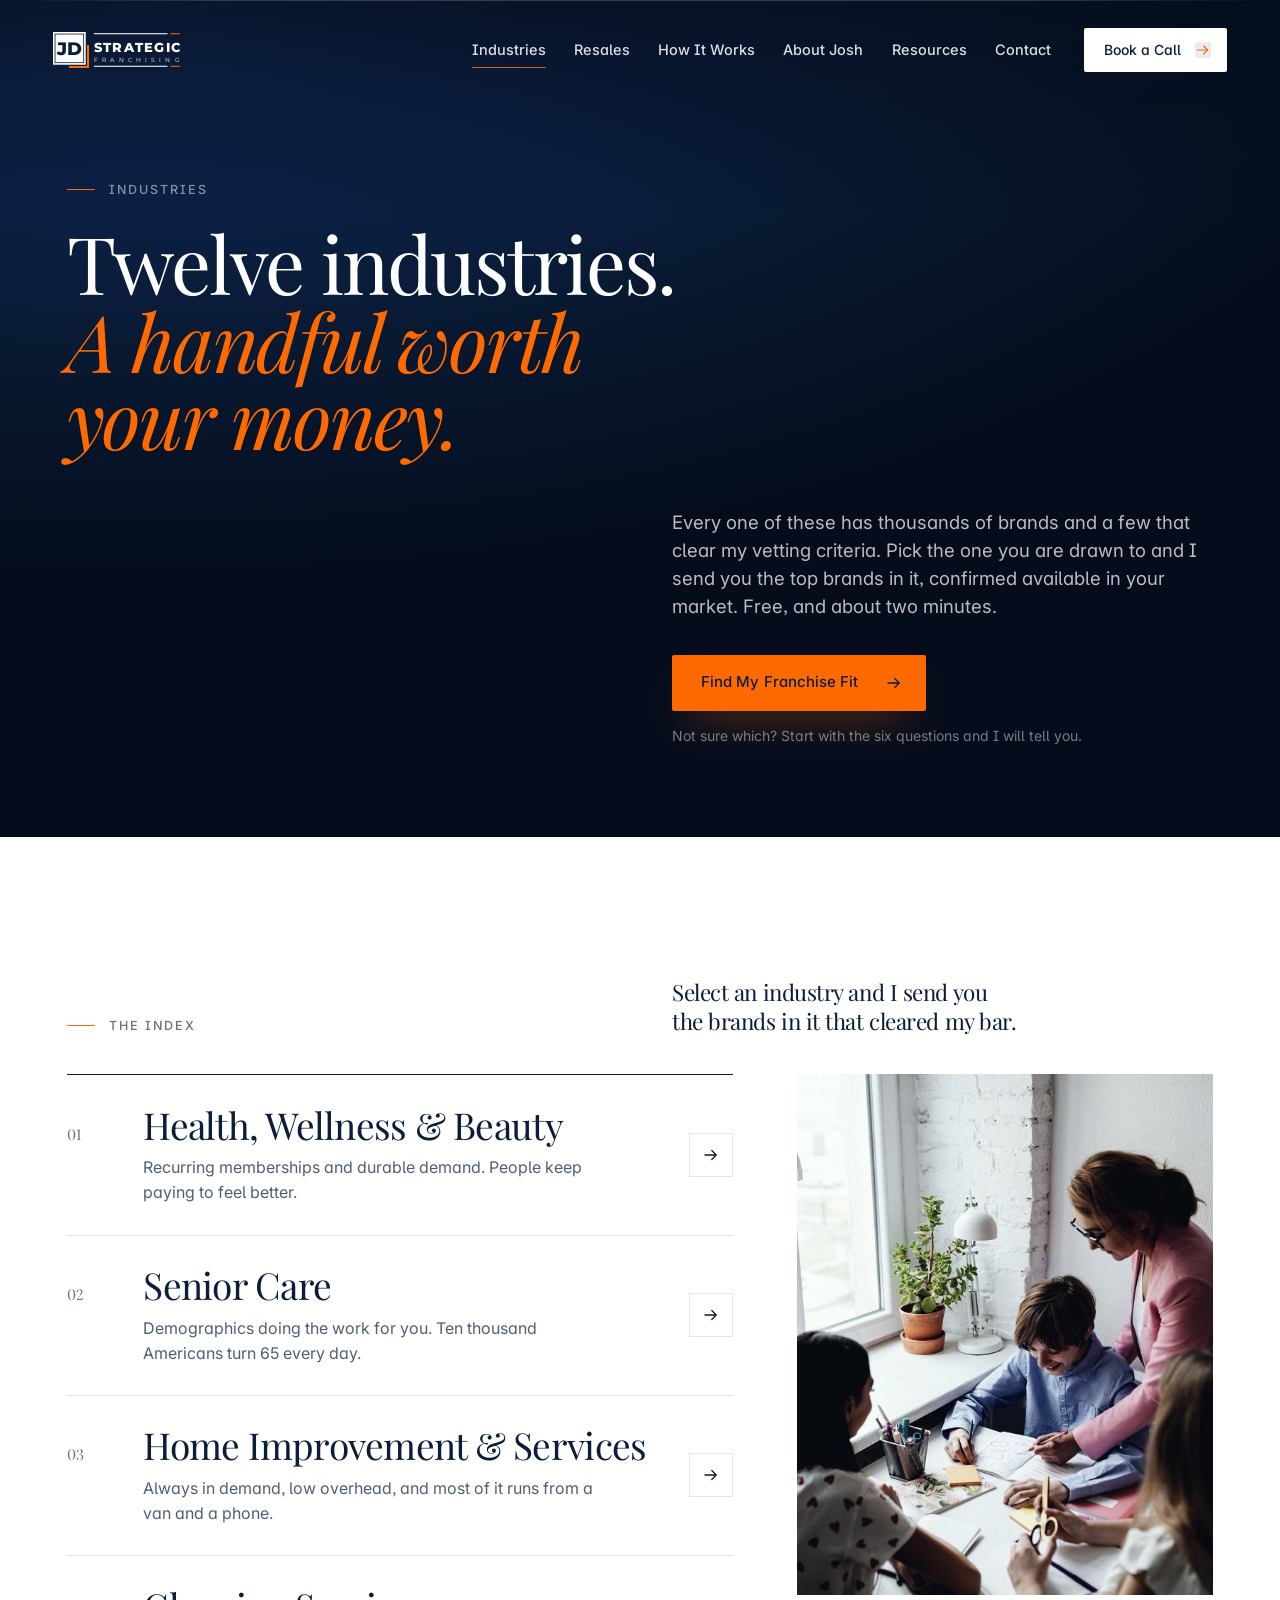
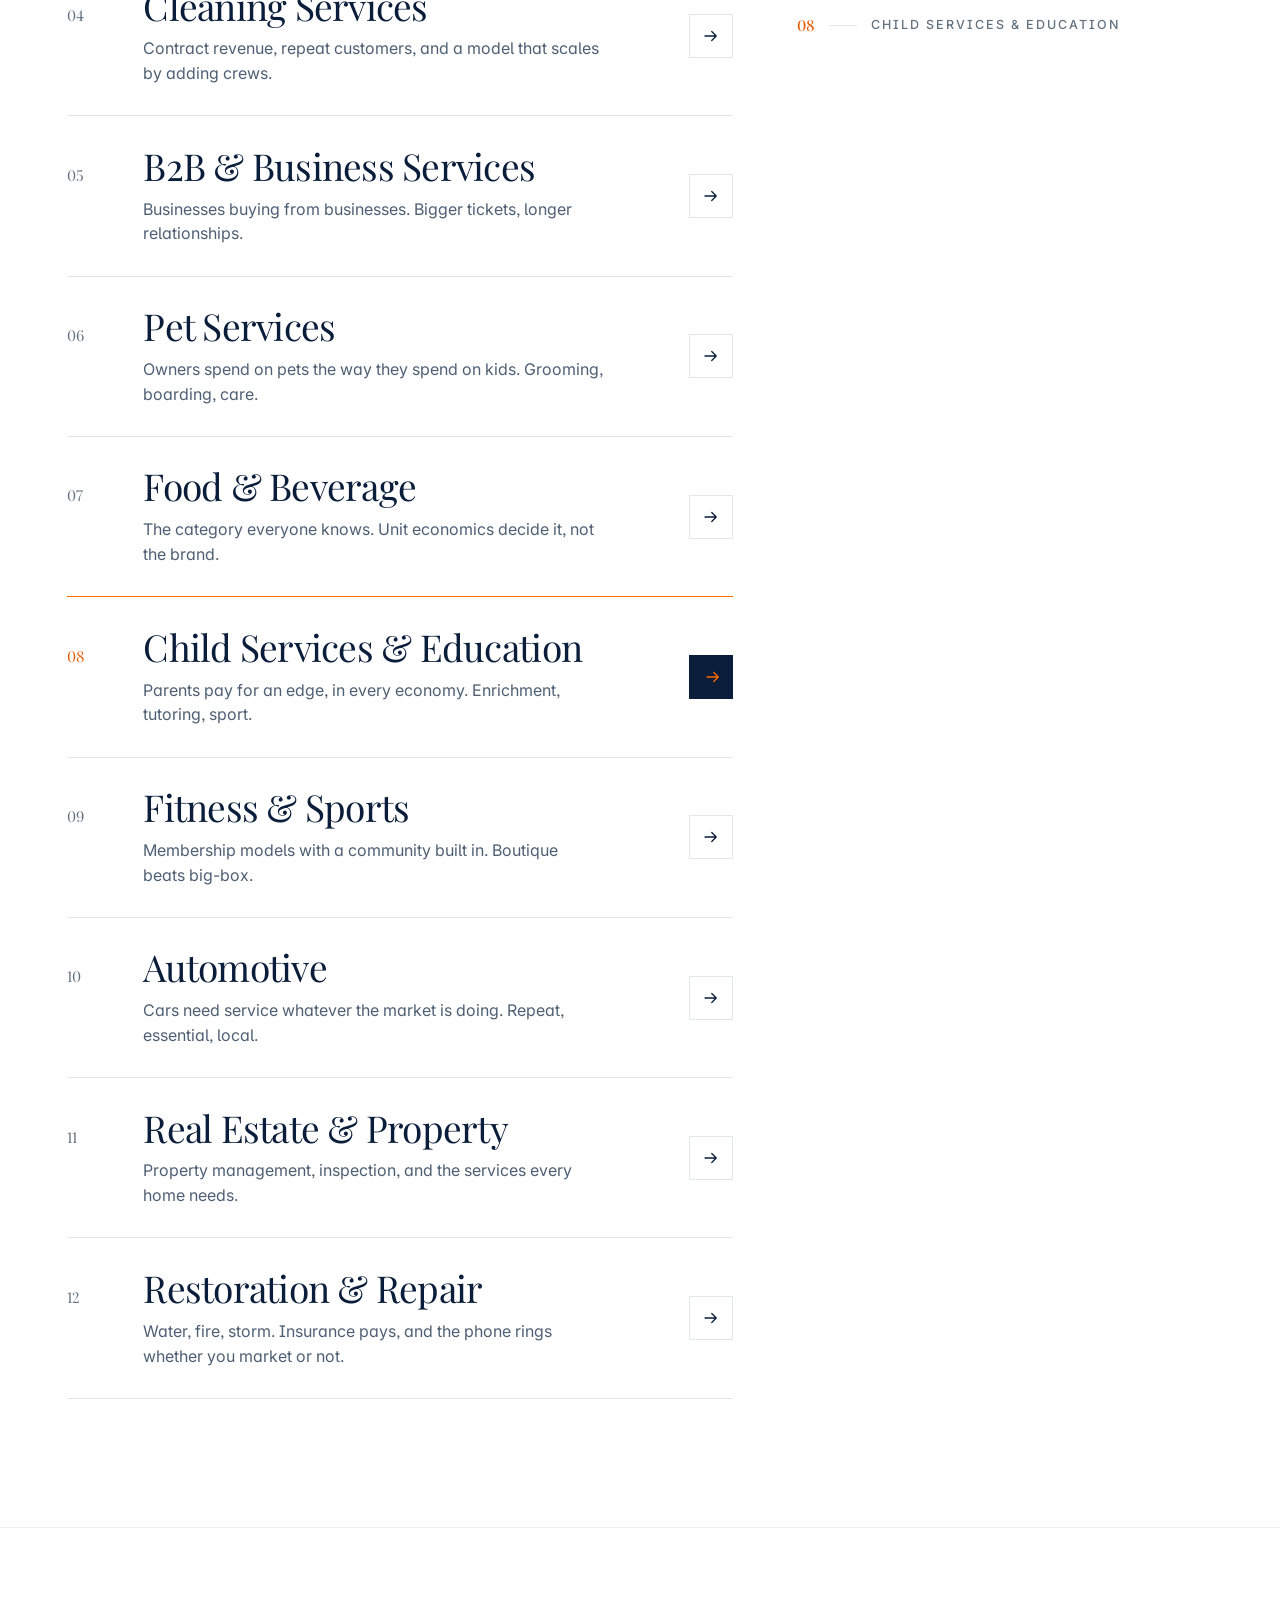
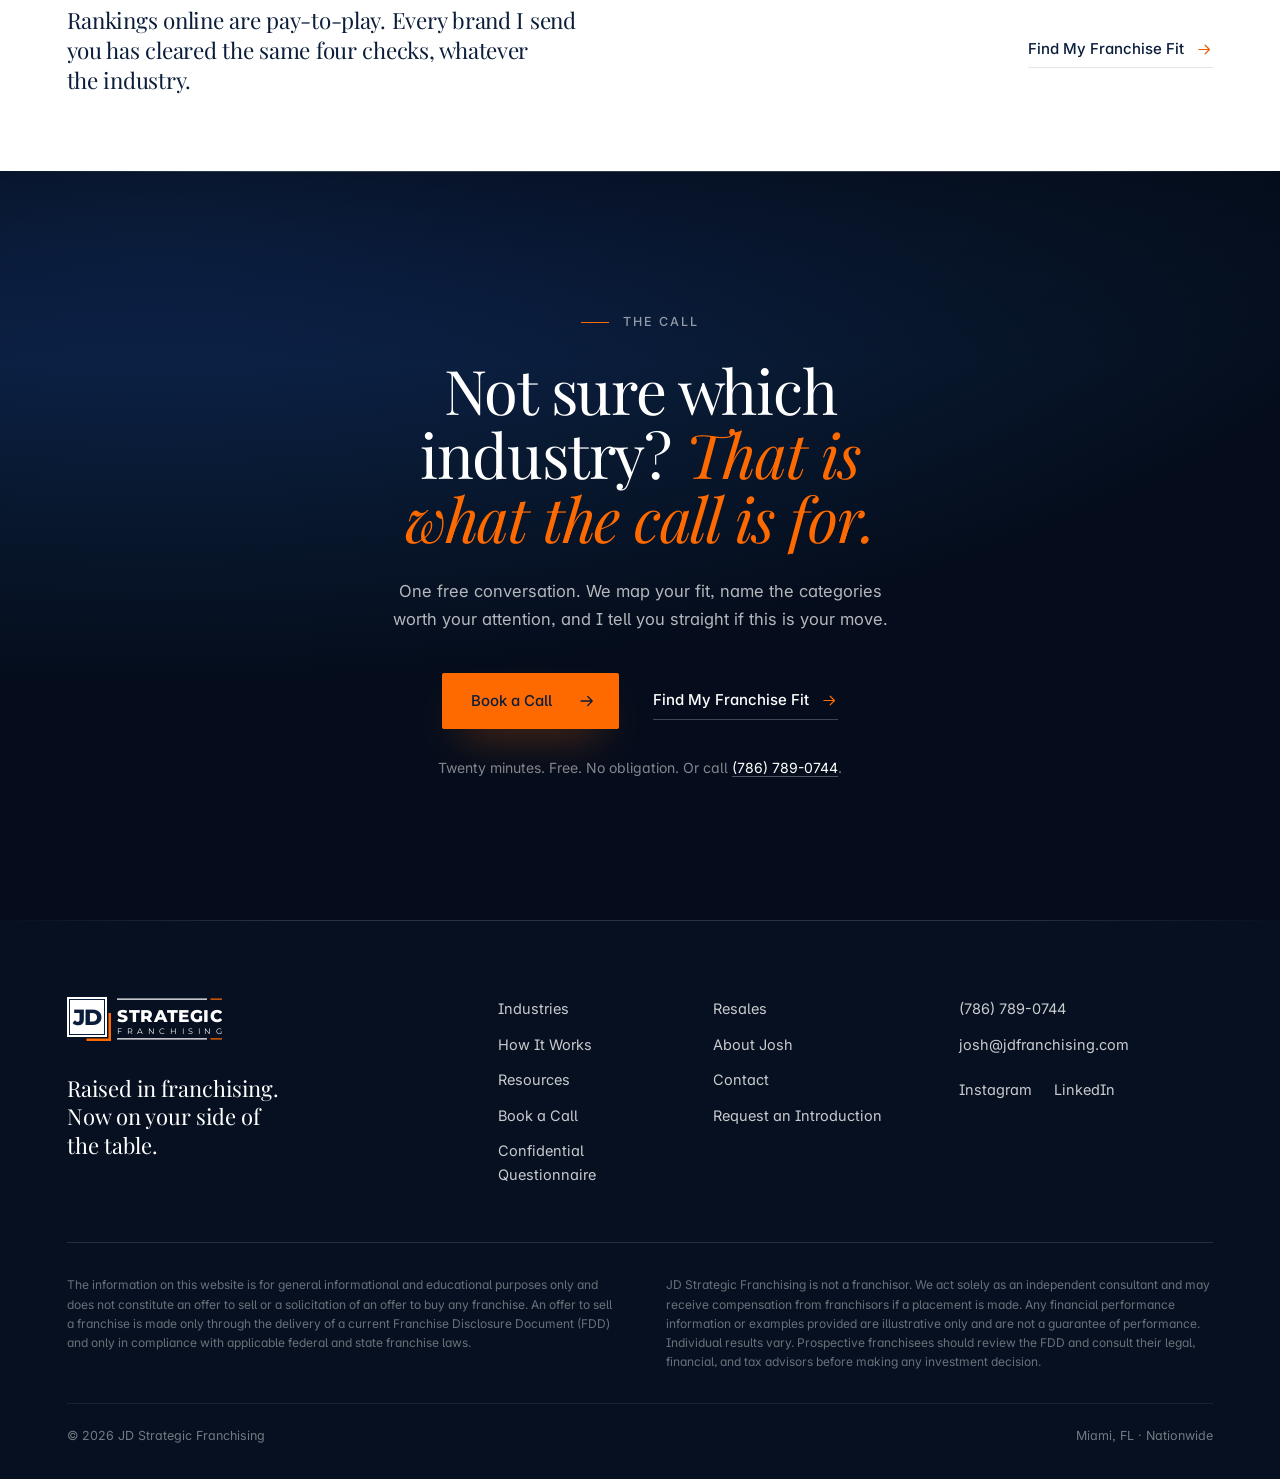
<file: industries.html>
<!doctype html>
<html lang="en">
<head>
<meta charset="utf-8">
<meta name="viewport" content="width=device-width, initial-scale=1, viewport-fit=cover">
<title>Franchise Industries Worth Your Attention | JD Strategic Franchising</title>
<meta name="description" content="Twelve franchise industries, and the top vetted brands in each for your market. Pick one and Josh DuBois sends you the brands that cleared his criteria. Free.">
<meta name="theme-color" content="#0A1D3A">
<link rel="canonical" href="https://jdfranchising.com/industries.html">
<meta property="og:type" content="website">
<meta property="og:title" content="Franchise Industries Worth Your Attention | JD Strategic Franchising">
<meta property="og:description" content="Raised in franchising. Now on your side of the table.">
<link rel="icon" type="image/png" sizes="64x64" href="assets/favicon.png">
<link rel="apple-touch-icon" sizes="180x180" href="assets/apple-touch-icon.png">
<meta property="og:image" content="assets/og.jpg">
<meta property="og:url" content="https://jdfranchising.com/industries.html">
<meta name="twitter:card" content="summary_large_image">
<meta name="twitter:image" content="assets/og.jpg">
<link rel="preconnect" href="https://fonts.googleapis.com">
<link rel="preconnect" href="https://fonts.gstatic.com" crossorigin>
<link href="https://fonts.googleapis.com/css2?family=Playfair+Display:ital,wght@0,400..800;1,400..700&family=Inter:opsz,wght@14..32,400..700&family=Montserrat:wght@400;800&display=swap" rel="stylesheet">
<link rel="stylesheet" href="assets/site.css">
<link rel="stylesheet" href="assets/lux.css">
<link rel="stylesheet" href="assets/p-industries.css">
</head>
<body class="lux">
<svg width="0" height="0" style="position:absolute" aria-hidden="true">
  <symbol id="jd-mark" viewBox="0 0 620 176">
    <rect x="0" y="0" width="160" height="160" fill="var(--logo-box,#0A1D3A)"/>
    <rect x="10" y="10" width="140" height="140" fill="none" stroke="var(--logo-on-box,#fff)" stroke-width="4"/>
    <text x="80" y="111" text-anchor="middle" font-family="Montserrat,Inter,system-ui,sans-serif" font-weight="800" font-size="88" letter-spacing="-3" fill="var(--logo-on-box,#fff)">JD</text>
    <rect x="166" y="64" width="10" height="112" fill="#FF6A00"/>
    <rect x="78" y="166" width="98" height="10" fill="#FF6A00"/>
    <rect x="200" y="6" width="360" height="5" fill="currentColor"/>
    <rect x="574" y="6" width="46" height="5" fill="#FF6A00"/>
    <text x="200" y="98" font-family="Montserrat,Inter,system-ui,sans-serif" font-weight="800" font-size="66" textLength="420" lengthAdjust="spacing" fill="currentColor">STRATEGIC</text>
    <text x="201" y="148" font-family="Montserrat,Inter,system-ui,sans-serif" font-weight="400" font-size="30" textLength="418" lengthAdjust="spacing" fill="currentColor">FRANCHISING</text>
    <rect x="200" y="165" width="360" height="5" fill="currentColor"/>
    <rect x="574" y="165" width="46" height="5" fill="#FF6A00"/>
  </symbol>
  <symbol id="jd-box" viewBox="0 0 176 176">
    <rect x="0" y="0" width="160" height="160" fill="var(--logo-box,#0A1D3A)"/>
    <rect x="10" y="10" width="140" height="140" fill="none" stroke="var(--logo-on-box,#fff)" stroke-width="4"/>
    <text x="80" y="111" text-anchor="middle" font-family="Montserrat,Inter,system-ui,sans-serif" font-weight="800" font-size="88" letter-spacing="-3" fill="var(--logo-on-box,#fff)">JD</text>
    <rect x="166" y="64" width="10" height="112" fill="#FF6A00"/>
    <rect x="78" y="166" width="98" height="10" fill="#FF6A00"/>
  </symbol>
  <symbol id="i-arrow" viewBox="0 0 24 24"><path d="M4 12h15M13 6l6 6-6 6" fill="none" stroke="currentColor" stroke-width="1.7" stroke-linecap="round" stroke-linejoin="round"/></symbol>
  <symbol id="i-play" viewBox="0 0 24 24"><path d="M8 5.5v13l10.5-6.5z" fill="currentColor"/></symbol>
</svg>
<header class="nav" id="nav">
  <div class="nav-in">
    <a class="brand" href="index.html" aria-label="JD Strategic Franchising, home"><svg class="logo" role="img" aria-label="JD Strategic Franchising"><use href="#jd-mark"/></svg></a>
    <nav class="nav-links" aria-label="Primary">
      <a href="industries.html" aria-current="page">Industries</a><a href="resales.html">Resales</a><a href="process.html">How It Works</a><a href="about.html">About Josh</a><a href="podcast.html">Resources</a><a href="contact.html">Contact</a>
    </nav>
    <a class="nav-cta" href="book.html">Book a Call<i aria-hidden="true"><svg><use href="#i-arrow"/></svg></i></a>
    <button class="burger" id="burger" aria-label="Open menu" aria-expanded="false" aria-controls="mmenu"><span></span></button>
  </div>
  <div class="nav-prog" id="navProg" aria-hidden="true"></div>
</header>
<div class="mmenu" id="mmenu">
  <a href="index.html">Home</a><a href="industries.html">Industries</a><a href="resales.html">Resales</a><a href="process.html">How It Works</a><a href="about.html">About Josh</a><a href="podcast.html">Resources</a><a href="contact.html">Contact</a>
  <a class="btn btn-accent" href="book.html">Book a Call<svg aria-hidden="true"><use href="#i-arrow"/></svg></a>
</div>
<main id="top">
<section class="page-head dark" aria-labelledby="ph">
  <div class="wrap"><div class="ch-open"><div class="ch-head"><p class="ch-run"><i></i>Industries</p><h1 class="ch-title" id="ph">Twelve industries. <span class="it">A handful worth your money.</span></h1></div></div>
  <p class="lede">Every one of these has thousands of brands and a few that clear my vetting criteria. Pick the one you are drawn to and I send you the top brands in it, confirmed available in your market. Free, and about two minutes.</p>
  <div class="ph-act"><a class="btn btn-accent" href="contact.html">Find My Franchise Fit<svg aria-hidden="true"><use href="#i-arrow"/></svg></a><p class="reassure">Not sure which? Start with the six questions and I will tell you.</p></div></div>
</section>

<section class="x-sec ix" id="list" aria-labelledby="ixH">
  <div class="x-wrap">
    <div class="ix-top">
      <p class="x-run" data-r>The index</p>
      <h2 id="ixH" class="ix-cap" data-r>Select an industry and I send you the brands in it that cleared my bar.</h2>
    </div>
    <div class="ix-g">
      <ol class="ix-list" id="ixRows" aria-label="Industries I work in">
      <li><a class="ix-row" href="contact.html?cat=Health,%20Wellness%20%26%20Beauty" data-i="0" data-r>
        <span class="ix-n">01</span>
        <span class="ix-t"><span class="ix-name">Health, Wellness &amp; Beauty</span><span class="ix-why">Recurring memberships and durable demand. People keep paying to feel better.</span></span>
        <span class="ix-go"><span class="vh">See my top brands</span><svg aria-hidden="true"><use href="#i-arrow"/></svg></span>
        <span class="ix-ph"><img src="assets/ed/g-wellness.jpg" width="1100" height="734" alt="" loading="lazy" decoding="async" style="object-position:50% 60%"></span>
      </a></li>
      <li><a class="ix-row" href="contact.html?cat=Senior%20Care" data-i="1" data-r>
        <span class="ix-n">02</span>
        <span class="ix-t"><span class="ix-name">Senior Care</span><span class="ix-why">Demographics doing the work for you. Ten thousand Americans turn 65 every day.</span></span>
        <span class="ix-go"><span class="vh">See my top brands</span><svg aria-hidden="true"><use href="#i-arrow"/></svg></span>
        <span class="ix-ph"><img src="assets/ed/g-senior.jpg" width="1100" height="734" alt="" loading="lazy" decoding="async" style="object-position:50% 50%"></span>
      </a></li>
      <li><a class="ix-row" href="contact.html?cat=Home%20Improvement%20%26%20Services" data-i="2" data-r>
        <span class="ix-n">03</span>
        <span class="ix-t"><span class="ix-name">Home Improvement &amp; Services</span><span class="ix-why">Always in demand, low overhead, and most of it runs from a van and a phone.</span></span>
        <span class="ix-go"><span class="vh">See my top brands</span><svg aria-hidden="true"><use href="#i-arrow"/></svg></span>
        <span class="ix-ph"><img src="assets/ed/g-home.jpg" width="1100" height="734" alt="" loading="lazy" decoding="async" style="object-position:40% 50%"></span>
      </a></li>
      <li><a class="ix-row" href="contact.html?cat=Cleaning%20Services" data-i="3" data-r>
        <span class="ix-n">04</span>
        <span class="ix-t"><span class="ix-name">Cleaning Services</span><span class="ix-why">Contract revenue, repeat customers, and a model that scales by adding crews.</span></span>
        <span class="ix-go"><span class="vh">See my top brands</span><svg aria-hidden="true"><use href="#i-arrow"/></svg></span>
        <span class="ix-ph"><img src="assets/ed/g-cleaning.jpg" width="1100" height="734" alt="" loading="lazy" decoding="async" style="object-position:62% 40%"></span>
      </a></li>
      <li><a class="ix-row" href="contact.html?cat=B2B%20%26%20Business%20Services" data-i="4" data-r>
        <span class="ix-n">05</span>
        <span class="ix-t"><span class="ix-name">B2B &amp; Business Services</span><span class="ix-why">Businesses buying from businesses. Bigger tickets, longer relationships.</span></span>
        <span class="ix-go"><span class="vh">See my top brands</span><svg aria-hidden="true"><use href="#i-arrow"/></svg></span>
        <span class="ix-ph"><img src="assets/ed/g-services.jpg" width="1100" height="734" alt="" loading="lazy" decoding="async" style="object-position:50% 50%"></span>
      </a></li>
      <li><a class="ix-row" href="contact.html?cat=Pet%20Services" data-i="5" data-r>
        <span class="ix-n">06</span>
        <span class="ix-t"><span class="ix-name">Pet Services</span><span class="ix-why">Owners spend on pets the way they spend on kids. Grooming, boarding, care.</span></span>
        <span class="ix-go"><span class="vh">See my top brands</span><svg aria-hidden="true"><use href="#i-arrow"/></svg></span>
        <span class="ix-ph"><img src="assets/ed/g-pet.jpg" width="1100" height="734" alt="" loading="lazy" decoding="async" style="object-position:42% 45%"></span>
      </a></li>
      <li><a class="ix-row" href="contact.html?cat=Food%20%26%20Beverage" data-i="6" data-r>
        <span class="ix-n">07</span>
        <span class="ix-t"><span class="ix-name">Food &amp; Beverage</span><span class="ix-why">The category everyone knows. Unit economics decide it, not the brand.</span></span>
        <span class="ix-go"><span class="vh">See my top brands</span><svg aria-hidden="true"><use href="#i-arrow"/></svg></span>
        <span class="ix-ph"><img src="assets/ed/g-food.jpg" width="1100" height="734" alt="" loading="lazy" decoding="async" style="object-position:50% 55%"></span>
      </a></li>
      <li><a class="ix-row" href="contact.html?cat=Child%20Services%20%26%20Education" data-i="7" data-r>
        <span class="ix-n">08</span>
        <span class="ix-t"><span class="ix-name">Child Services &amp; Education</span><span class="ix-why">Parents pay for an edge, in every economy. Enrichment, tutoring, sport.</span></span>
        <span class="ix-go"><span class="vh">See my top brands</span><svg aria-hidden="true"><use href="#i-arrow"/></svg></span>
        <span class="ix-ph"><img src="assets/ed/g-education.jpg" width="1100" height="734" alt="" loading="lazy" decoding="async" style="object-position:62% 45%"></span>
      </a></li>
      <li><a class="ix-row" href="contact.html?cat=Fitness%20%26%20Sports" data-i="8" data-r>
        <span class="ix-n">09</span>
        <span class="ix-t"><span class="ix-name">Fitness &amp; Sports</span><span class="ix-why">Membership models with a community built in. Boutique beats big-box.</span></span>
        <span class="ix-go"><span class="vh">See my top brands</span><svg aria-hidden="true"><use href="#i-arrow"/></svg></span>
        <span class="ix-ph"><img src="assets/ed/g-fitness.jpg" width="1100" height="734" alt="" loading="lazy" decoding="async" style="object-position:55% 50%"></span>
      </a></li>
      <li><a class="ix-row" href="contact.html?cat=Automotive" data-i="9" data-r>
        <span class="ix-n">10</span>
        <span class="ix-t"><span class="ix-name">Automotive</span><span class="ix-why">Cars need service whatever the market is doing. Repeat, essential, local.</span></span>
        <span class="ix-go"><span class="vh">See my top brands</span><svg aria-hidden="true"><use href="#i-arrow"/></svg></span>
        <span class="ix-ph"><img src="assets/ed/g-auto.jpg" width="1100" height="734" alt="" loading="lazy" decoding="async" style="object-position:30% 45%"></span>
      </a></li>
      <li><a class="ix-row" href="contact.html?cat=Real%20Estate%20%26%20Property" data-i="10" data-r>
        <span class="ix-n">11</span>
        <span class="ix-t"><span class="ix-name">Real Estate &amp; Property</span><span class="ix-why">Property management, inspection, and the services every home needs.</span></span>
        <span class="ix-go"><span class="vh">See my top brands</span><svg aria-hidden="true"><use href="#i-arrow"/></svg></span>
        <span class="ix-ph"><img src="assets/ed/g-realestate.jpg" width="1100" height="734" alt="" loading="lazy" decoding="async" style="object-position:60% 55%"></span>
      </a></li>
      <li><a class="ix-row" href="contact.html?cat=Restoration%20%26%20Repair" data-i="11" data-r>
        <span class="ix-n">12</span>
        <span class="ix-t"><span class="ix-name">Restoration &amp; Repair</span><span class="ix-why">Water, fire, storm. Insurance pays, and the phone rings whether you market or not.</span></span>
        <span class="ix-go"><span class="vh">See my top brands</span><svg aria-hidden="true"><use href="#i-arrow"/></svg></span>
        <span class="ix-ph"><img src="assets/ed/g-restoration.jpg" width="1100" height="734" alt="" loading="lazy" decoding="async" style="object-position:30% 50%"></span>
      </a></li>
      </ol>
      <div class="ix-plate" aria-hidden="true">
        <figure class="ix-plate-f" id="ixPlate">
        <img src="assets/ed/g-wellness.jpg" width="1100" height="734" alt="A modern pilates studio" decoding="async" class="on" style="object-position:50% 60%">
        <img src="assets/ed/g-senior.jpg" width="1100" height="734" alt="A calm, modern care lounge" decoding="async" loading="lazy" style="object-position:50% 50%">
        <img src="assets/ed/g-home.jpg" width="1100" height="734" alt="A tradesman on a ladder with a paintbrush" decoding="async" loading="lazy" style="object-position:40% 50%">
        <img src="assets/ed/g-cleaning.jpg" width="1100" height="734" alt="A cleaner at work in a bright interior" decoding="async" loading="lazy" style="object-position:62% 40%">
        <img src="assets/ed/g-services.jpg" width="1100" height="734" alt="A modern commercial reception" decoding="async" loading="lazy" style="object-position:50% 50%">
        <img src="assets/ed/g-pet.jpg" width="1100" height="734" alt="A groomer at work with a dog" decoding="async" loading="lazy" style="object-position:42% 45%">
        <img src="assets/ed/g-food.jpg" width="1100" height="734" alt="A modern cafe counter" decoding="async" loading="lazy" style="object-position:50% 55%">
        <img src="assets/ed/g-education.jpg" width="1100" height="734" alt="A tutor working with three children" decoding="async" loading="lazy" style="object-position:62% 45%">
        <img src="assets/ed/g-fitness.jpg" width="1100" height="734" alt="A bright fitness floor" decoding="async" loading="lazy" style="object-position:55% 50%">
        <img src="assets/ed/g-auto.jpg" width="1100" height="734" alt="A car on a lift in a service bay" decoding="async" loading="lazy" style="object-position:30% 45%">
        <img src="assets/ed/g-realestate.jpg" width="1100" height="734" alt="A property on a quiet lot" decoding="async" loading="lazy" style="object-position:60% 55%">
        <img src="assets/ed/g-restoration.jpg" width="1100" height="734" alt="A technician servicing equipment" decoding="async" loading="lazy" style="object-position:30% 50%">
        </figure>
        <p class="ix-plate-c"><span id="ixPlateN">01</span><i></i><span id="ixPlateT">Health, Wellness &amp; Beauty</span></p>
      </div>
    </div>
  </div>
</section>

<section class="ix-band" aria-label="How every brand is chosen">
  <div class="x-wrap ix-band-g">
    <p class="ix-band-t" data-r>Rankings online are pay-to-play. Every brand I send you has cleared the same four checks, whatever the industry.</p>
    <a class="x-link" href="contact.html" data-r data-d="1">Find My Franchise Fit<svg aria-hidden="true"><use href="#i-arrow"/></svg></a>
  </div>
</section>

<section class="dark x-close" id="cta" aria-labelledby="t7">
  <div class="x-wrap x-close-g">
    <div class="x-close-c">
      <p class="x-run on-dark" data-r>The call</p>
      <h2 id="t7" class="x-h2 x-close-t" data-r>Not sure which industry? <span class="it">That is what the call is for.</span></h2>
      <p class="x-body" data-r data-d="1">One free conversation. We map your fit, name the categories worth your attention, and I tell you straight if this is your move.</p>
      <div class="x-acts" data-r data-d="2">
        <a class="btn btn-accent" href="book.html">Book a Call<svg aria-hidden="true"><use href="#i-arrow"/></svg></a>
        <a class="x-link" href="contact.html">Find My Franchise Fit<svg aria-hidden="true"><use href="#i-arrow"/></svg></a>
      </div>
      <p class="x-fine" data-r data-d="3">Twenty minutes. Free. No obligation. Or call <a href="tel:+17867890744">(786) 789-0744</a>.</p>
    </div>
    <figure class="x-close-f" data-r data-d="1"><img src="assets/josh-portrait.jpg" width="1400" height="1500" alt="Josh DuBois" loading="lazy" decoding="async"></figure>
  </div>
</section>
</main>
<script>
/* industries index: the plate follows the row under the pointer or keyboard focus */
(function(){
  var list=document.getElementById('ixRows'), plate=document.getElementById('ixPlate'); if(!list||!plate) return;
  var imgs=plate.querySelectorAll('img'), N=document.getElementById('ixPlateN'), T=document.getElementById('ixPlateT'), cur=0;
  function show(i){ if(i===cur||!imgs[i]) return; imgs[cur].classList.remove('on'); imgs[i].loading='eager'; imgs[i].classList.add('on'); cur=i;
    var r=list.querySelector('[data-i="'+i+'"]'); N.textContent=r.querySelector('.ix-n').textContent; T.innerHTML=r.querySelector('.ix-name').innerHTML;
    [].forEach.call(list.querySelectorAll('.ix-row'),function(a){ a.classList.toggle('cur',a===r); }); }
  list.addEventListener('pointerover',function(e){ var a=e.target.closest('.ix-row'); if(a) show(+a.getAttribute('data-i')); });
  list.addEventListener('focusin',function(e){ var a=e.target.closest('.ix-row'); if(a) show(+a.getAttribute('data-i')); });
  list.querySelector('.ix-row').classList.add('cur');
  /* while scrolling, the row crossing the middle of the screen takes the plate */
  if('IntersectionObserver' in window){ var io=new IntersectionObserver(function(en){ en.forEach(function(e){ if(e.isIntersecting) show(+e.target.getAttribute('data-i')); }); },{rootMargin:'-45% 0px -45% 0px'}); [].forEach.call(list.querySelectorAll('.ix-row'),function(r){ io.observe(r); }); }
})();
</script>
<footer class="x-foot foot">
  <div class="x-wrap">
    <div class="x-foot-g">
      <div class="x-foot-b">
        <a class="brand" href="index.html" aria-label="JD Strategic Franchising, home"><svg class="logo" role="img" aria-label="JD Strategic Franchising"><use href="#jd-mark"/></svg></a>
        <p>Raised in franchising. Now on your side of the table.</p>
      </div>
      <nav class="x-foot-n" aria-label="Footer">
        <a href="industries.html">Industries</a><a href="resales.html">Resales</a><a href="process.html">How It Works</a><a href="about.html">About Josh</a><a href="podcast.html">Resources</a><a href="contact.html">Contact</a><a href="book.html">Book a Call</a><a href="request.html">Request an Introduction</a><a href="questionnaire.html">Confidential Questionnaire</a>
      </nav>
      <div class="x-foot-c">
        <a href="tel:+17867890744">(786) 789-0744</a><a href="mailto:josh@jdfranchising.com">josh@jdfranchising.com</a>
        <span class="x-soc"><a href="https://www.instagram.com/jdstrategic" target="_blank" rel="noopener">Instagram</a><a href="https://www.linkedin.com/in/joshhdubois" target="_blank" rel="noopener">LinkedIn</a></span>
      </div>
    </div>
    <div class="x-legal"><p>The information on this website is for general informational and educational purposes only and does not constitute an offer to sell or a solicitation of an offer to buy any franchise. An offer to sell a franchise is made only through the delivery of a current Franchise Disclosure Document (FDD) and only in compliance with applicable federal and state franchise laws.</p><p>JD Strategic Franchising is not a franchisor. We act solely as an independent consultant and may receive compensation from franchisors if a placement is made. Any financial performance information or examples provided are illustrative only and are not a guarantee of performance. Individual results vary. Prospective franchisees should review the FDD and consult their legal, financial, and tax advisors before making any investment decision.</p></div>
    <div class="x-copy"><span>&copy; 2026 JD Strategic Franchising</span><span>Miami, FL &middot; Nationwide</span></div>
  </div>
</footer>
<script src="assets/site.js"></script>
<script src="assets/lux.js"></script>
</body>
</html>
</file>
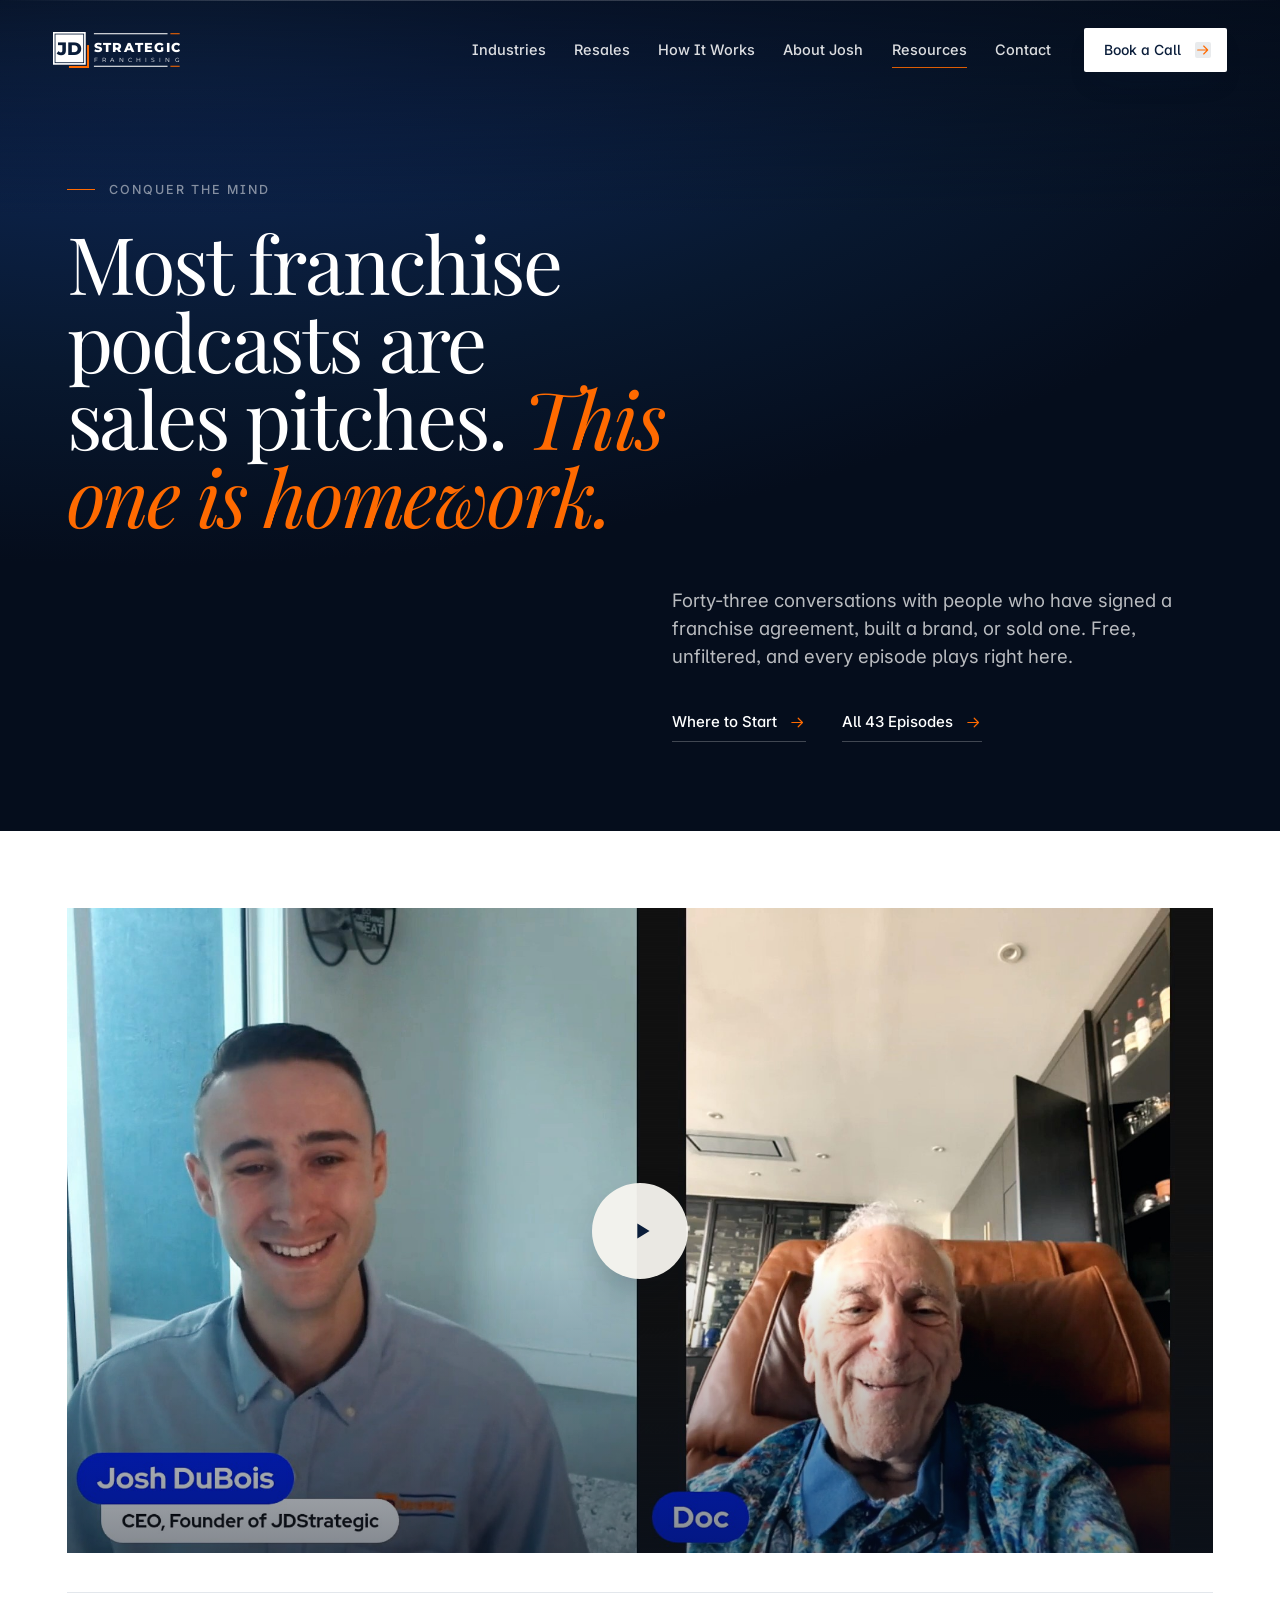
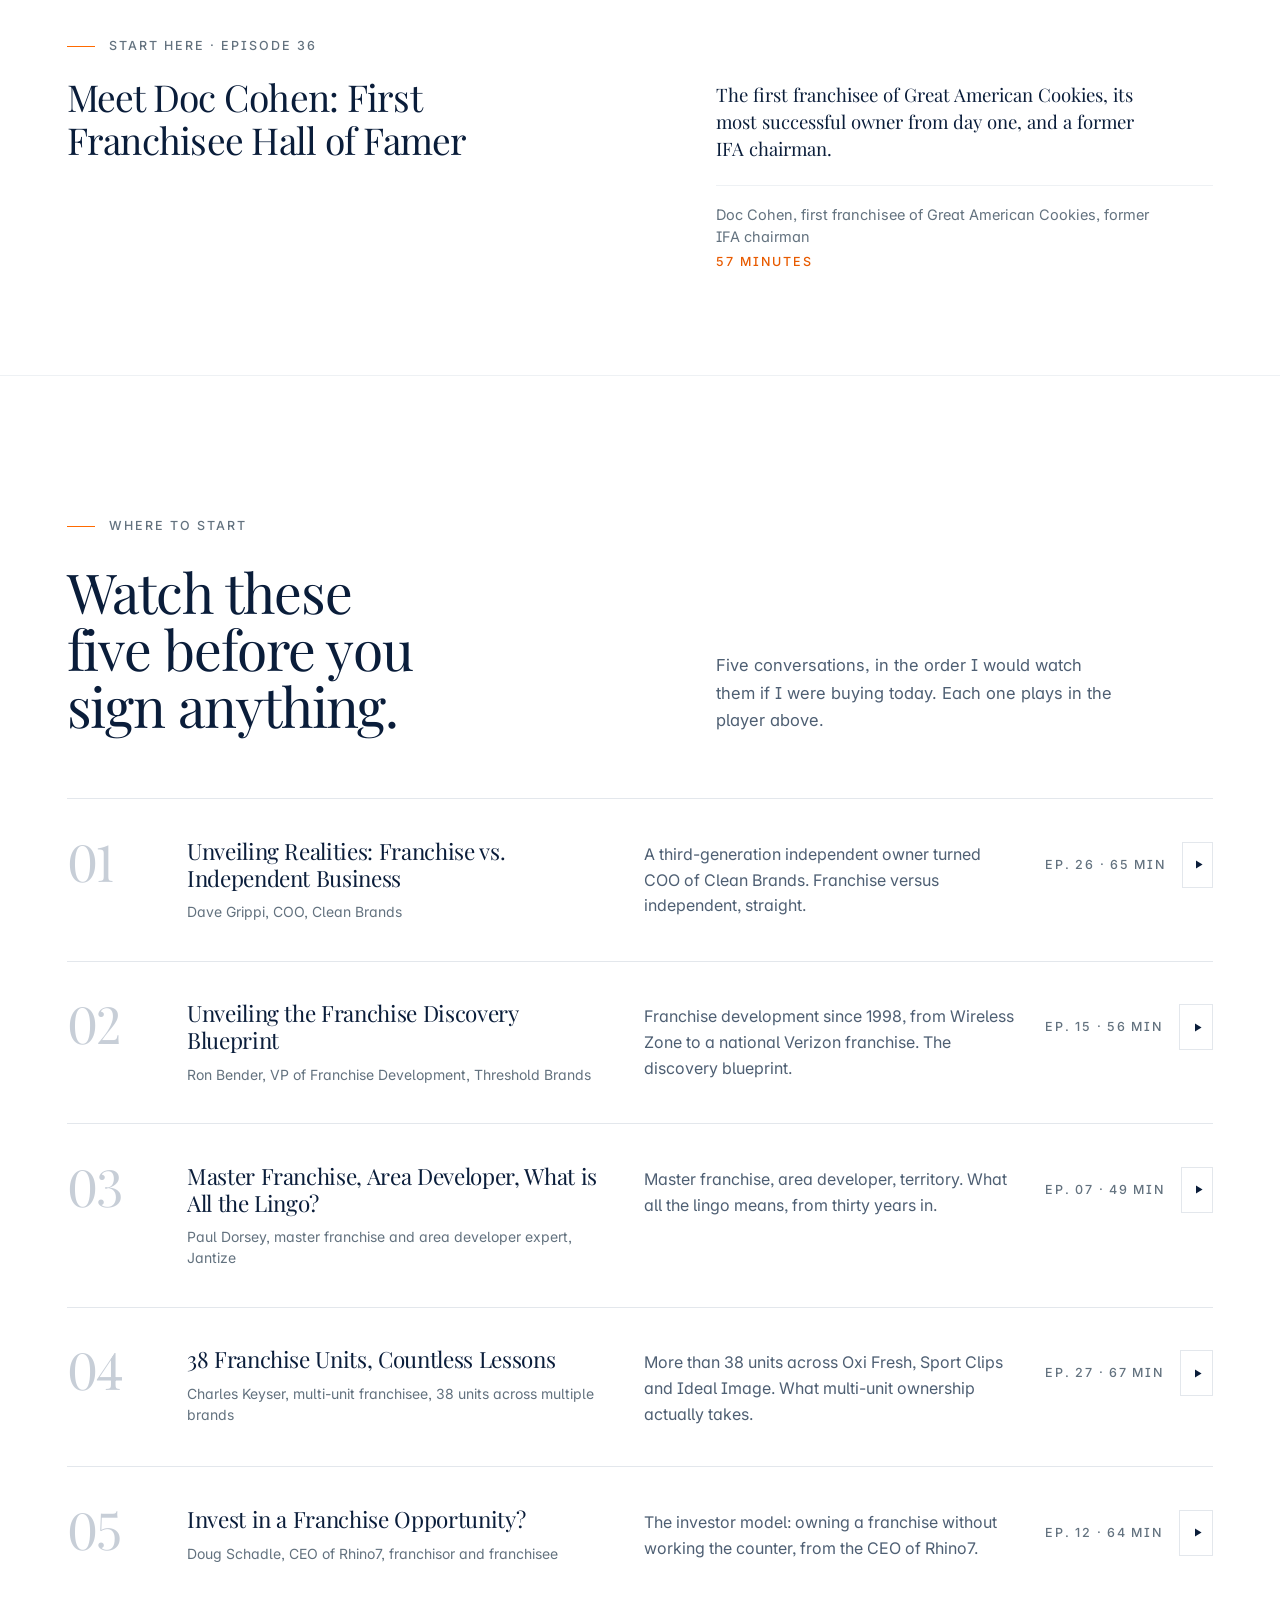
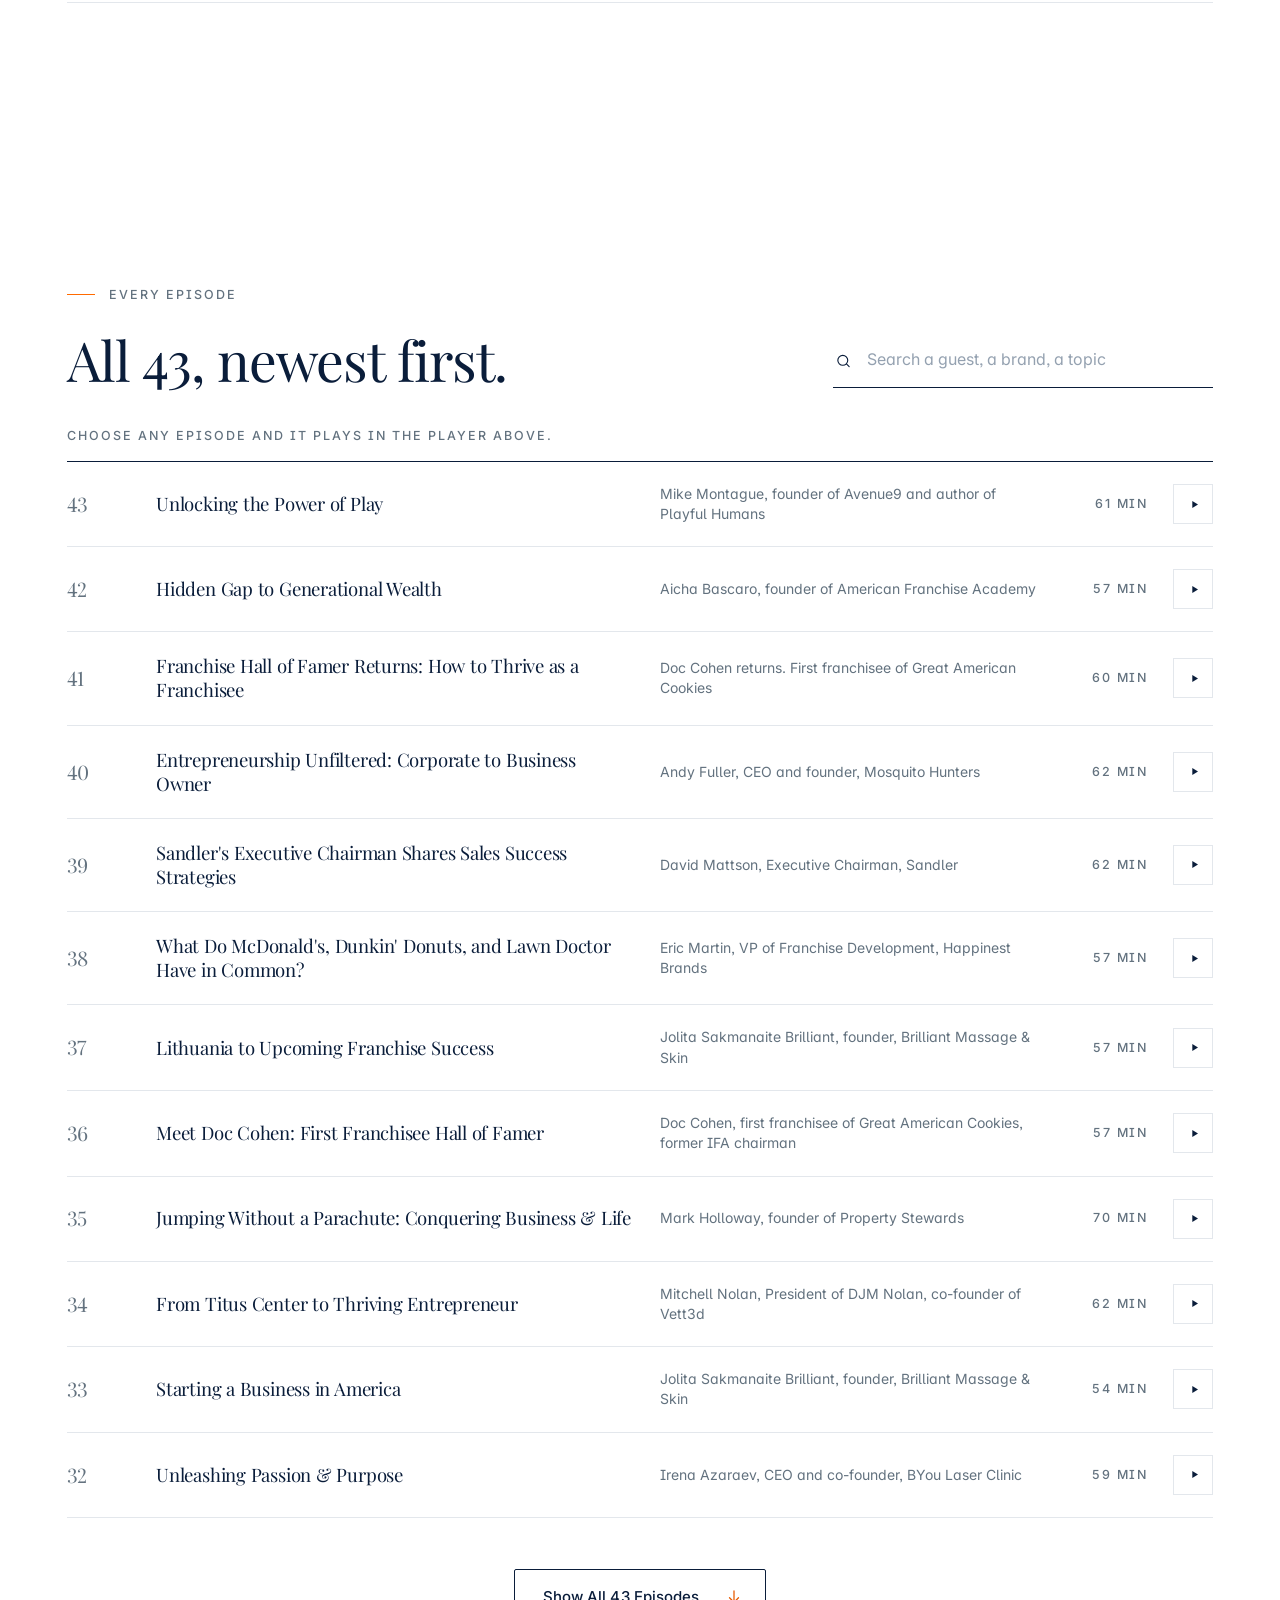
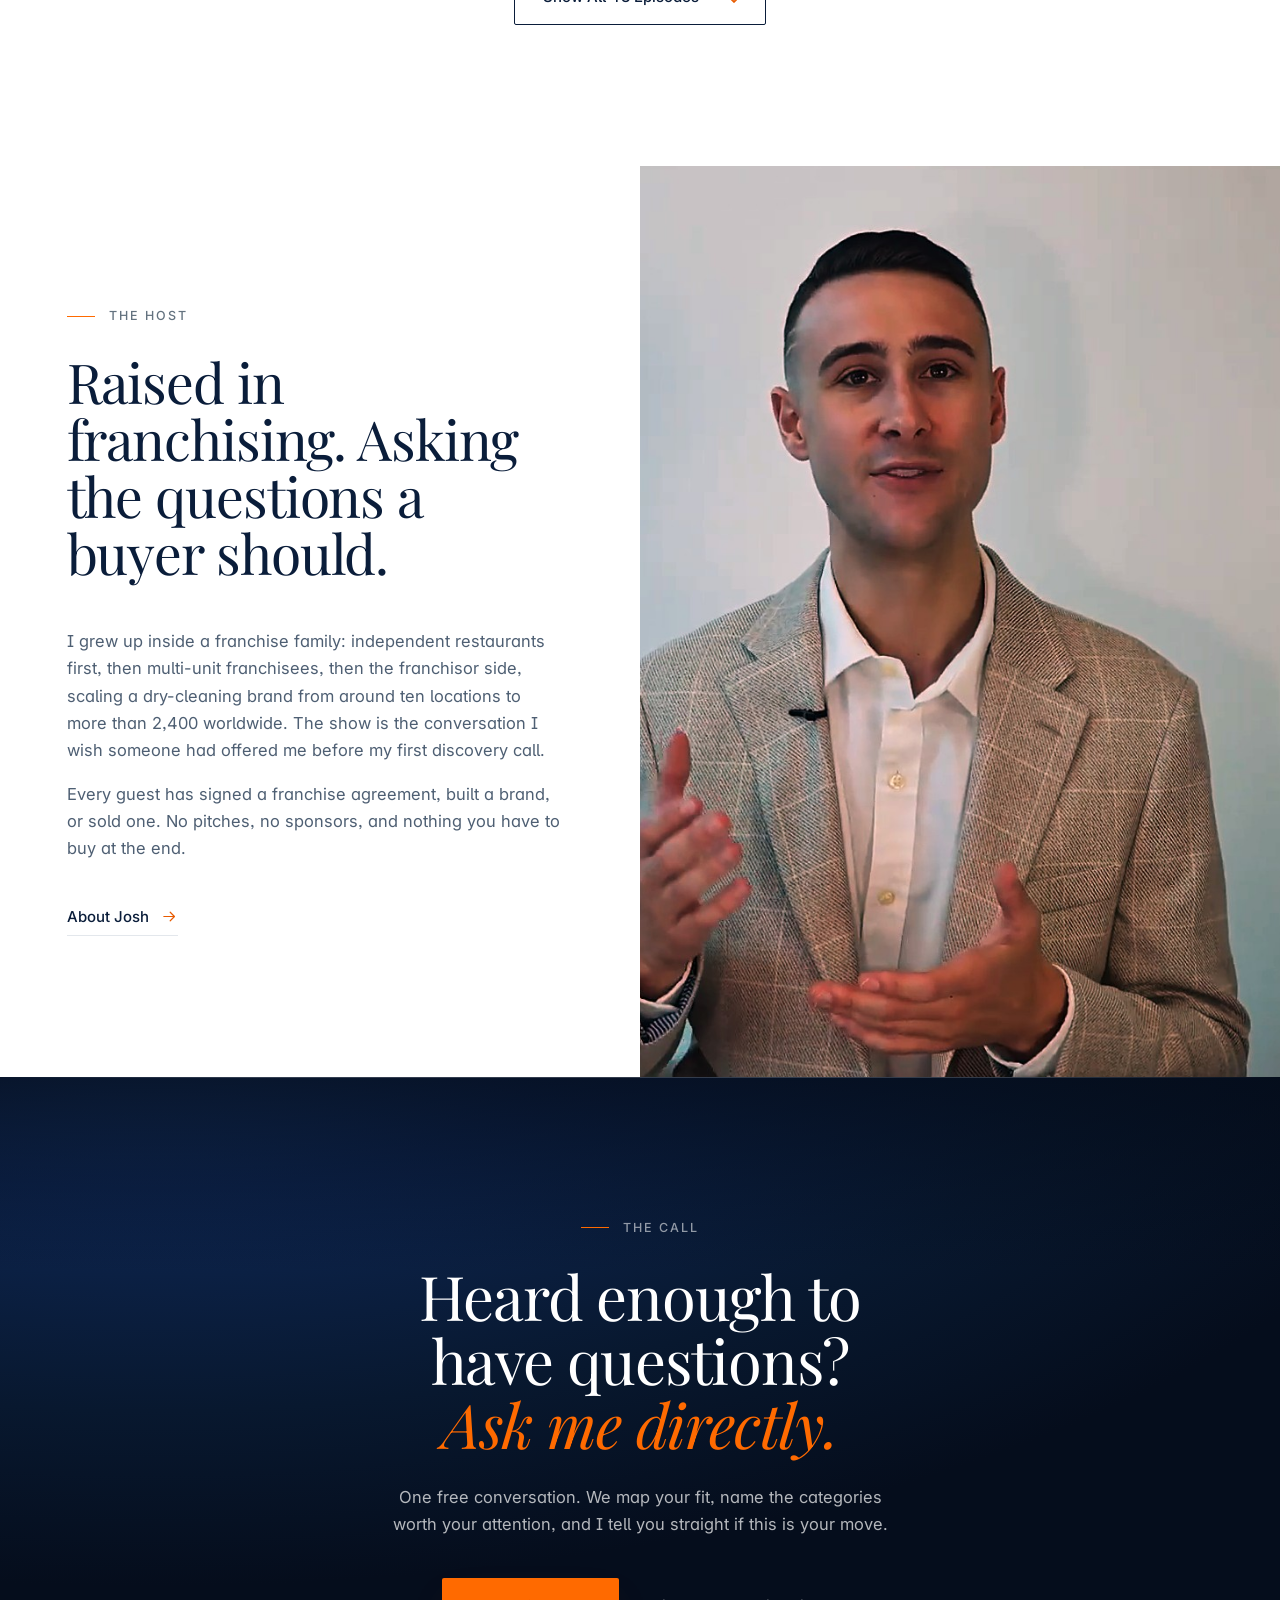
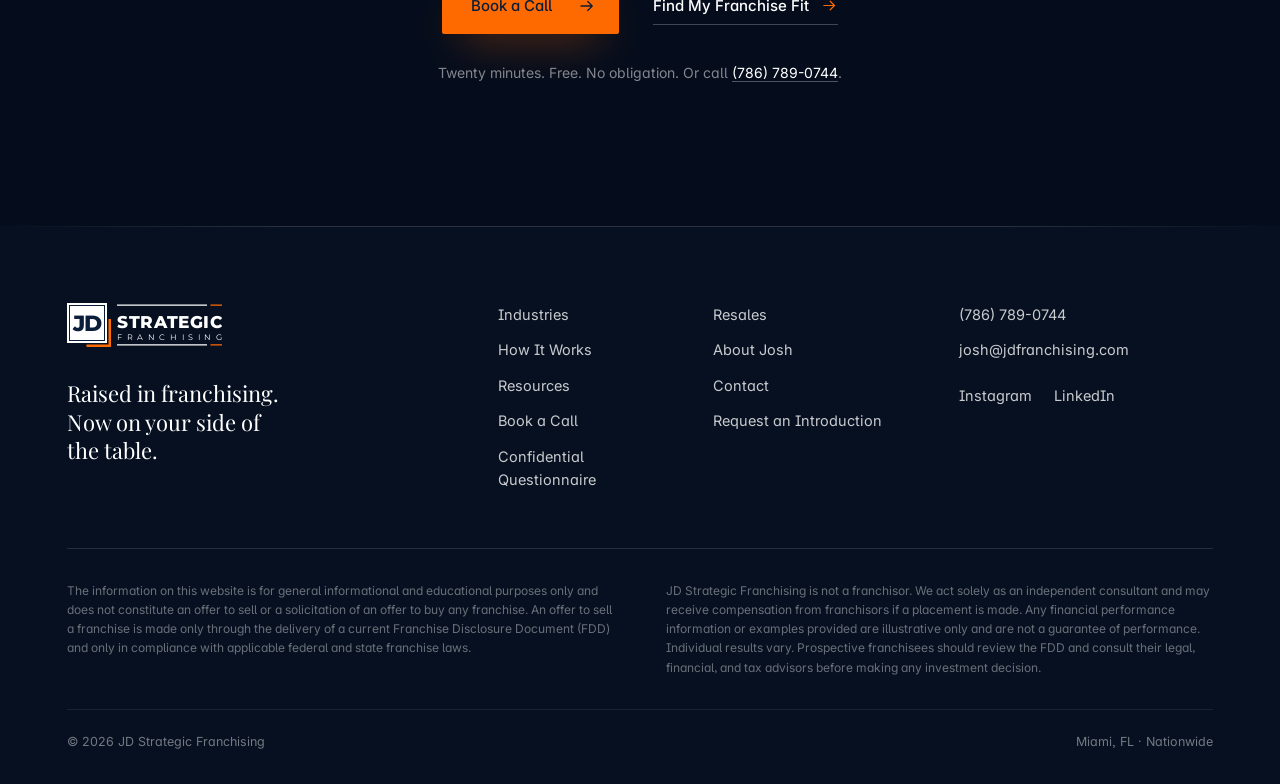
<file: podcast.html>
<!doctype html>
<html lang="en">
<head>
<meta charset="utf-8">
<meta name="viewport" content="width=device-width, initial-scale=1, viewport-fit=cover">
<title>Conquer the Mind Podcast | Franchise Owners, Founders and Franchisors | JD Strategic</title>
<meta name="description" content="Conquer the Mind, the JD Strategic podcast: 43 episodes with franchise veterans, operators, and founders, playable here. Conversations with franchise veterans, operators, and founders. Learn the industry before you buy into it.">
<meta name="theme-color" content="#0A1D3A">
<link rel="canonical" href="https://javmartz04-ship-it.github.io/jd-strategic-site/podcast.html">
<meta property="og:type" content="website">
<meta property="og:title" content="Conquer the Mind Podcast | JD Strategic Franchising">
<meta property="og:description" content="Raised in franchising. Now on your side of the table.">
<link rel="icon" type="image/png" sizes="64x64" href="assets/favicon.png">
<link rel="apple-touch-icon" sizes="180x180" href="assets/apple-touch-icon.png">
<meta property="og:image" content="assets/og.jpg">
<meta property="og:url" content="https://javmartz04-ship-it.github.io/jd-strategic-site/podcast.html">
<meta name="twitter:card" content="summary_large_image">
<meta name="twitter:image" content="assets/og.jpg">
<link rel="preconnect" href="https://fonts.googleapis.com">
<link rel="preconnect" href="https://fonts.gstatic.com" crossorigin>
<link href="https://fonts.googleapis.com/css2?family=Playfair+Display:ital,wght@0,400..800;1,400..700&family=Inter:opsz,wght@14..32,400..700&family=Montserrat:wght@400;800&display=swap" rel="stylesheet">
<link rel="stylesheet" href="assets/site.css">
<link rel="stylesheet" href="assets/lux.css">
<link rel="stylesheet" href="assets/p-podcast.css">
</head>
<body class="lux inner">
<svg width="0" height="0" style="position:absolute" aria-hidden="true">
  <symbol id="jd-mark" viewBox="0 0 620 176">
    <rect x="0" y="0" width="160" height="160" fill="var(--logo-box,#0A1D3A)"/>
    <rect x="10" y="10" width="140" height="140" fill="none" stroke="var(--logo-on-box,#fff)" stroke-width="4"/>
    <text x="80" y="111" text-anchor="middle" font-family="Montserrat,Inter,system-ui,sans-serif" font-weight="800" font-size="88" letter-spacing="-3" fill="var(--logo-on-box,#fff)">JD</text>
    <rect x="166" y="64" width="10" height="112" fill="#FF6A00"/>
    <rect x="78" y="166" width="98" height="10" fill="#FF6A00"/>
    <rect x="200" y="6" width="360" height="5" fill="currentColor"/>
    <rect x="574" y="6" width="46" height="5" fill="#FF6A00"/>
    <text x="200" y="98" font-family="Montserrat,Inter,system-ui,sans-serif" font-weight="800" font-size="66" textLength="420" lengthAdjust="spacing" fill="currentColor">STRATEGIC</text>
    <text x="201" y="148" font-family="Montserrat,Inter,system-ui,sans-serif" font-weight="400" font-size="30" textLength="418" lengthAdjust="spacing" fill="currentColor">FRANCHISING</text>
    <rect x="200" y="165" width="360" height="5" fill="currentColor"/>
    <rect x="574" y="165" width="46" height="5" fill="#FF6A00"/>
  </symbol>
  <symbol id="jd-box" viewBox="0 0 176 176">
    <rect x="0" y="0" width="160" height="160" fill="var(--logo-box,#0A1D3A)"/>
    <rect x="10" y="10" width="140" height="140" fill="none" stroke="var(--logo-on-box,#fff)" stroke-width="4"/>
    <text x="80" y="111" text-anchor="middle" font-family="Montserrat,Inter,system-ui,sans-serif" font-weight="800" font-size="88" letter-spacing="-3" fill="var(--logo-on-box,#fff)">JD</text>
    <rect x="166" y="64" width="10" height="112" fill="#FF6A00"/>
    <rect x="78" y="166" width="98" height="10" fill="#FF6A00"/>
  </symbol>
  <symbol id="i-arrow" viewBox="0 0 24 24"><path d="M4 12h15M13 6l6 6-6 6" fill="none" stroke="currentColor" stroke-width="1.7" stroke-linecap="round" stroke-linejoin="round"/></symbol>
  <symbol id="i-play" viewBox="0 0 24 24"><path d="M8 5.5v13l10.5-6.5z" fill="currentColor"/></symbol>
</svg>
<header class="nav" id="nav">
  <div class="nav-in">
    <a class="brand" href="index.html" aria-label="JD Strategic Franchising, home"><svg class="logo" role="img" aria-label="JD Strategic Franchising"><use href="#jd-mark"/></svg></a>
    <nav class="nav-links" aria-label="Primary">
      <a href="industries.html">Industries</a><a href="resales.html">Resales</a><a href="process.html">How It Works</a><a href="about.html">About Josh</a><a href="podcast.html" aria-current="page">Resources</a><a href="contact.html">Contact</a>
    </nav>
    <a class="nav-cta" href="book.html">Book a Call<i aria-hidden="true"><svg><use href="#i-arrow"/></svg></i></a>
    <button class="burger" id="burger" aria-label="Open menu" aria-expanded="false" aria-controls="mmenu"><span></span></button>
  </div>
  <div class="nav-prog" id="navProg" aria-hidden="true"></div>
</header>
<div class="mmenu" id="mmenu">
  <a href="index.html">Home</a><a href="industries.html">Industries</a><a href="resales.html">Resales</a><a href="process.html">How It Works</a><a href="about.html">About Josh</a><a href="podcast.html">Resources</a><a href="contact.html">Contact</a>
  <a class="btn btn-accent" href="book.html">Book a Call<svg aria-hidden="true"><use href="#i-arrow"/></svg></a>
</div>

<main id="top">
<section class="page-head dark" aria-labelledby="ph">
  <div class="wrap"><div class="ch-open"><div class="ch-head"><p class="ch-run"><i></i>Conquer the Mind</p><h1 class="ch-title" id="ph">Most franchise podcasts are sales pitches. <span class="it">This one is homework.</span></h1></div></div>
  <p class="lede">Forty-three conversations with people who have signed a franchise agreement, built a brand, or sold one. Free, unfiltered, and every episode plays right here.</p>
  <div class="ph-act x-acts"><a class="x-link" href="#five">Where to Start<svg aria-hidden="true"><use href="#i-arrow"/></svg></a><a class="x-link" href="#episodes">All 43 Episodes<svg aria-hidden="true"><use href="#i-arrow"/></svg></a></div></div>
</section>

<!-- I. The stage: one player, retitled by every choice on the page -->
<section class="pd-stage" id="watch" aria-labelledby="vTitle">
  <div class="x-wrap">
    <div class="vstage" id="vstage">
      <button type="button" class="vposter" data-play="Lm9cs_krnO0" data-n="36" data-t="Meet Doc Cohen: First Franchisee Hall of Famer" data-g="Doc Cohen, first franchisee of Great American Cookies, former IFA chairman" data-b="The first franchisee of Great American Cookies, its most successful owner from day one, and a former IFA chairman." data-m="57" aria-label="Play episode 36: Meet Doc Cohen: First Franchisee Hall of Famer"><img src="assets/josh/show-poster.jpg" width="1920" height="1080" alt="" fetchpriority="high" decoding="async"><span class="pl big"><svg aria-hidden="true"><use href="#i-play"/></svg></span></button>
    </div>
    <div class="pd-card">
      <div class="pd-card-l">
        <p class="x-run"><span id="vRun">Start here &middot; Episode 36</span></p>
        <h2 class="pd-title" id="vTitle">Meet Doc Cohen: First Franchisee Hall of Famer</h2>
      </div>
      <div class="pd-card-r">
        <p class="pd-blurb" id="vBlurb">The first franchisee of Great American Cookies, its most successful owner from day one, and a former IFA chairman.</p>
        <p class="pd-meta"><span id="vGuest">Doc Cohen, first franchisee of Great American Cookies, former IFA chairman</span><span id="vMeta">57 minutes</span></p>
      </div>
    </div>
  </div>
</section>

<!-- II. The buyer's playlist -->
<section class="x-sec pd-five" id="five" aria-labelledby="t5">
  <div class="x-wrap">
    <div class="pd-five-h">
      <p class="x-run" data-r>Where to start</p>
      <h2 class="x-h2" id="t5" data-r>Watch these five before you sign anything.</h2>
      <p class="x-body" data-r data-d="1">Five conversations, in the order I would watch them if I were buying today. Each one plays in the player above.</p>
    </div>
    <ol class="f5" id="fiveList">
      <li data-r><button type="button" class="f5-b" data-play="8kyc9Ab-rQQ" data-n="26" data-t="Unveiling Realities: Franchise vs. Independent Business" data-g="Dave Grippi, COO, Clean Brands" data-b="A third-generation independent owner turned COO of Clean Brands. Franchise versus independent, straight." data-m="65" aria-label="Play episode 26: Unveiling Realities: Franchise vs. Independent Business"><span class="f5-n">01</span><span class="f5-h"><span class="f5-t">Unveiling Realities: Franchise vs. Independent Business</span><span class="f5-g">Dave Grippi, COO, Clean Brands</span></span><span class="f5-w">A third-generation independent owner turned COO of Clean Brands. Franchise versus independent, straight.</span><span class="f5-m"><span>Ep. 26 &middot; 65 min</span><i><svg aria-hidden="true"><use href="#i-play"/></svg></i></span></button></li>
      <li data-r><button type="button" class="f5-b" data-play="rYb6SiUCVTo" data-n="15" data-t="Unveiling the Franchise Discovery Blueprint" data-g="Ron Bender, VP of Franchise Development, Threshold Brands" data-b="Franchise development since 1998, from Wireless Zone to a national Verizon franchise. The discovery blueprint." data-m="56" aria-label="Play episode 15: Unveiling the Franchise Discovery Blueprint"><span class="f5-n">02</span><span class="f5-h"><span class="f5-t">Unveiling the Franchise Discovery Blueprint</span><span class="f5-g">Ron Bender, VP of Franchise Development, Threshold Brands</span></span><span class="f5-w">Franchise development since 1998, from Wireless Zone to a national Verizon franchise. The discovery blueprint.</span><span class="f5-m"><span>Ep. 15 &middot; 56 min</span><i><svg aria-hidden="true"><use href="#i-play"/></svg></i></span></button></li>
      <li data-r><button type="button" class="f5-b" data-play="_yT4vhfC80s" data-n="7" data-t="Master Franchise, Area Developer, What is All the Lingo?" data-g="Paul Dorsey, master franchise and area developer expert, Jantize" data-b="Master franchise, area developer, territory. What all the lingo means, from thirty years in." data-m="49" aria-label="Play episode 7: Master Franchise, Area Developer, What is All the Lingo?"><span class="f5-n">03</span><span class="f5-h"><span class="f5-t">Master Franchise, Area Developer, What is All the Lingo?</span><span class="f5-g">Paul Dorsey, master franchise and area developer expert, Jantize</span></span><span class="f5-w">Master franchise, area developer, territory. What all the lingo means, from thirty years in.</span><span class="f5-m"><span>Ep. 07 &middot; 49 min</span><i><svg aria-hidden="true"><use href="#i-play"/></svg></i></span></button></li>
      <li data-r><button type="button" class="f5-b" data-play="actbacPVxao" data-n="27" data-t="38 Franchise Units, Countless Lessons" data-g="Charles Keyser, multi-unit franchisee, 38 units across multiple brands" data-b="More than 38 units across Oxi Fresh, Sport Clips and Ideal Image. What multi-unit ownership actually takes." data-m="67" aria-label="Play episode 27: 38 Franchise Units, Countless Lessons"><span class="f5-n">04</span><span class="f5-h"><span class="f5-t">38 Franchise Units, Countless Lessons</span><span class="f5-g">Charles Keyser, multi-unit franchisee, 38 units across multiple brands</span></span><span class="f5-w">More than 38 units across Oxi Fresh, Sport Clips and Ideal Image. What multi-unit ownership actually takes.</span><span class="f5-m"><span>Ep. 27 &middot; 67 min</span><i><svg aria-hidden="true"><use href="#i-play"/></svg></i></span></button></li>
      <li data-r><button type="button" class="f5-b" data-play="qAqRYRWLEO0" data-n="12" data-t="Invest in a Franchise Opportunity?" data-g="Doug Schadle, CEO of Rhino7, franchisor and franchisee" data-b="The investor model: owning a franchise without working the counter, from the CEO of Rhino7." data-m="64" aria-label="Play episode 12: Invest in a Franchise Opportunity?"><span class="f5-n">05</span><span class="f5-h"><span class="f5-t">Invest in a Franchise Opportunity?</span><span class="f5-g">Doug Schadle, CEO of Rhino7, franchisor and franchisee</span></span><span class="f5-w">The investor model: owning a franchise without working the counter, from the CEO of Rhino7.</span><span class="f5-m"><span>Ep. 12 &middot; 64 min</span><i><svg aria-hidden="true"><use href="#i-play"/></svg></i></span></button></li>
    </ol>
  </div>
</section>

<!-- III. The library: every episode, one hairline row each -->
<section class="x-sec pd-lib" id="episodes" aria-labelledby="t2">
  <div class="x-wrap">
    <div class="ix-head pd-lib-h" data-r>
      <div><p class="x-run">Every episode</p><h2 class="x-h2" id="t2">All 43, newest first.</h2></div>
      <label class="ix-search"><svg viewBox="0 0 24 24" fill="none" stroke="currentColor" stroke-width="1.6" stroke-linecap="round" aria-hidden="true"><circle cx="11" cy="11" r="7"/><path d="m20 20-3.5-3.5"/></svg><span class="sr">Search episodes</span><input type="search" id="ixQ" placeholder="Search a guest, a brand, a topic" autocomplete="off"></label>
    </div>
    <p class="ix-meta" id="ixMeta">Choose any episode and it plays in the player above.</p>
    <ul class="ep-list clamp" id="ixList">
      <li class="vc" data-q="unlocking the power of play mike montague, founder of avenue9 and author of playful humans play as a business skill, from a speaker who built a career on it. episode 43"><button type="button" class="ep-b" data-play="xR36NT6qFwU" data-n="43" data-t="Unlocking the Power of Play" data-g="Mike Montague, founder of Avenue9 and author of Playful Humans" data-b="Play as a business skill, from a speaker who built a career on it." data-m="61" aria-label="Play episode 43: Unlocking the Power of Play"><span class="ep-n">43</span><span class="ep-t">Unlocking the Power of Play</span><span class="ep-g">Mike Montague, founder of Avenue9 and author of Playful Humans</span><span class="ep-d">61 min</span><i class="ep-p"><svg aria-hidden="true"><use href="#i-play"/></svg></i></button></li>
      <li class="vc" data-q="hidden gap to generational wealth aicha bascaro, founder of american franchise academy domino’s delivery driver to international regional director. what franchisees get wrong about operations. episode 42"><button type="button" class="ep-b" data-play="qEMVsL7In-k" data-n="42" data-t="Hidden Gap to Generational Wealth" data-g="Aicha Bascaro, founder of American Franchise Academy" data-b="Domino’s delivery driver to international regional director. What franchisees get wrong about operations." data-m="57" aria-label="Play episode 42: Hidden Gap to Generational Wealth"><span class="ep-n">42</span><span class="ep-t">Hidden Gap to Generational Wealth</span><span class="ep-g">Aicha Bascaro, founder of American Franchise Academy</span><span class="ep-d">57 min</span><i class="ep-p"><svg aria-hidden="true"><use href="#i-play"/></svg></i></button></li>
      <li class="vc" data-q="franchise hall of famer returns: how to thrive as a franchisee doc cohen returns. first franchisee of great american cookies how to thrive as a franchisee, from the first franchisee ever inducted into the hall of fame. episode 41"><button type="button" class="ep-b" data-play="kL8k2ocyCs0" data-n="41" data-t="Franchise Hall of Famer Returns: How to Thrive as a Franchisee" data-g="Doc Cohen returns. First franchisee of Great American Cookies" data-b="How to thrive as a franchisee, from the first franchisee ever inducted into the Hall of Fame." data-m="60" aria-label="Play episode 41: Franchise Hall of Famer Returns: How to Thrive as a Franchisee"><span class="ep-n">41</span><span class="ep-t">Franchise Hall of Famer Returns: How to Thrive as a Franchisee</span><span class="ep-g">Doc Cohen returns. First franchisee of Great American Cookies</span><span class="ep-d">60 min</span><i class="ep-p"><svg aria-hidden="true"><use href="#i-play"/></svg></i></button></li>
      <li class="vc" data-q="entrepreneurship unfiltered: corporate to business owner andy fuller, ceo and founder, mosquito hunters a college painting business, a corporate career, then mosquito hunters. the unfiltered path from employee to owner. episode 40"><button type="button" class="ep-b" data-play="EBwigNZDA24" data-n="40" data-t="Entrepreneurship Unfiltered: Corporate to Business Owner" data-g="Andy Fuller, CEO and founder, Mosquito Hunters" data-b="A college painting business, a corporate career, then Mosquito Hunters. The unfiltered path from employee to owner." data-m="62" aria-label="Play episode 40: Entrepreneurship Unfiltered: Corporate to Business Owner"><span class="ep-n">40</span><span class="ep-t">Entrepreneurship Unfiltered: Corporate to Business Owner</span><span class="ep-g">Andy Fuller, CEO and founder, Mosquito Hunters</span><span class="ep-d">62 min</span><i class="ep-p"><svg aria-hidden="true"><use href="#i-play"/></svg></i></button></li>
      <li class="vc" data-q="sandler&#x27;s executive chairman shares sales success strategies david mattson, executive chairman, sandler client, then top salesperson, then executive chairman of sandler. what actually closes a deal. episode 39"><button type="button" class="ep-b" data-play="U6BDmYj-0DU" data-n="39" data-t="Sandler&#x27;s Executive Chairman Shares Sales Success Strategies" data-g="David Mattson, Executive Chairman, Sandler" data-b="Client, then top salesperson, then executive chairman of Sandler. What actually closes a deal." data-m="62" aria-label="Play episode 39: Sandler&#x27;s Executive Chairman Shares Sales Success Strategies"><span class="ep-n">39</span><span class="ep-t">Sandler&#x27;s Executive Chairman Shares Sales Success Strategies</span><span class="ep-g">David Mattson, Executive Chairman, Sandler</span><span class="ep-d">62 min</span><i class="ep-p"><svg aria-hidden="true"><use href="#i-play"/></svg></i></button></li>
      <li class="vc" data-q="what do mcdonald&#x27;s, dunkin&#x27; donuts, and lawn doctor have in common? eric martin, vp of franchise development, happinest brands what mcdonald’s, dunkin’ and lawn doctor have in common, from the man developing franchises at happinest. episode 38"><button type="button" class="ep-b" data-play="1ZD1f25Szn0" data-n="38" data-t="What Do McDonald&#x27;s, Dunkin&#x27; Donuts, and Lawn Doctor Have in Common?" data-g="Eric Martin, VP of Franchise Development, Happinest Brands" data-b="What McDonald’s, Dunkin’ and Lawn Doctor have in common, from the man developing franchises at Happinest." data-m="57" aria-label="Play episode 38: What Do McDonald&#x27;s, Dunkin&#x27; Donuts, and Lawn Doctor Have in Common?"><span class="ep-n">38</span><span class="ep-t">What Do McDonald&#x27;s, Dunkin&#x27; Donuts, and Lawn Doctor Have in Common?</span><span class="ep-g">Eric Martin, VP of Franchise Development, Happinest Brands</span><span class="ep-d">57 min</span><i class="ep-p"><svg aria-hidden="true"><use href="#i-play"/></svg></i></button></li>
      <li class="vc" data-q="lithuania to upcoming franchise success jolita sakmanaite brilliant, founder, brilliant massage &amp; skin our first in-person recording. discipline, determination, and a second location. episode 37"><button type="button" class="ep-b" data-play="4uZwcSE4a9w" data-n="37" data-t="Lithuania to Upcoming Franchise Success" data-g="Jolita Sakmanaite Brilliant, founder, Brilliant Massage &amp; Skin" data-b="Our first in-person recording. Discipline, determination, and a second location." data-m="57" aria-label="Play episode 37: Lithuania to Upcoming Franchise Success"><span class="ep-n">37</span><span class="ep-t">Lithuania to Upcoming Franchise Success</span><span class="ep-g">Jolita Sakmanaite Brilliant, founder, Brilliant Massage &amp; Skin</span><span class="ep-d">57 min</span><i class="ep-p"><svg aria-hidden="true"><use href="#i-play"/></svg></i></button></li>
      <li class="vc" data-q="meet doc cohen: first franchisee hall of famer doc cohen, first franchisee of great american cookies, former ifa chairman the first franchisee of great american cookies, its most successful owner from day one, and a former ifa chairman. episode 36"><button type="button" class="ep-b" data-play="Lm9cs_krnO0" data-n="36" data-t="Meet Doc Cohen: First Franchisee Hall of Famer" data-g="Doc Cohen, first franchisee of Great American Cookies, former IFA chairman" data-b="The first franchisee of Great American Cookies, its most successful owner from day one, and a former IFA chairman." data-m="57" aria-label="Play episode 36: Meet Doc Cohen: First Franchisee Hall of Famer"><span class="ep-n">36</span><span class="ep-t">Meet Doc Cohen: First Franchisee Hall of Famer</span><span class="ep-g">Doc Cohen, first franchisee of Great American Cookies, former IFA chairman</span><span class="ep-d">57 min</span><i class="ep-p"><svg aria-hidden="true"><use href="#i-play"/></svg></i></button></li>
      <li class="vc" data-q="jumping without a parachute: conquering business &amp; life mark holloway, founder of property stewards jumping without a parachute: leaving the safe job and building a company anyway. episode 35"><button type="button" class="ep-b" data-play="XzAKw6k8Hl4" data-n="35" data-t="Jumping Without a Parachute: Conquering Business &amp; Life" data-g="Mark Holloway, founder of Property Stewards" data-b="Jumping without a parachute: leaving the safe job and building a company anyway." data-m="70" aria-label="Play episode 35: Jumping Without a Parachute: Conquering Business &amp; Life"><span class="ep-n">35</span><span class="ep-t">Jumping Without a Parachute: Conquering Business &amp; Life</span><span class="ep-g">Mark Holloway, founder of Property Stewards</span><span class="ep-d">70 min</span><i class="ep-p"><svg aria-hidden="true"><use href="#i-play"/></svg></i></button></li>
      <li class="vc" data-q="from titus center to thriving entrepreneur mitchell nolan, president of djm nolan, co-founder of vett3d three franchise businesses and the titus center behind him. how a young entrepreneur stacks them. episode 34"><button type="button" class="ep-b" data-play="xVgjEhNBj1s" data-n="34" data-t="From Titus Center to Thriving Entrepreneur" data-g="Mitchell Nolan, President of DJM Nolan, co-founder of Vett3d" data-b="Three franchise businesses and the Titus Center behind him. How a young entrepreneur stacks them." data-m="62" aria-label="Play episode 34: From Titus Center to Thriving Entrepreneur"><span class="ep-n">34</span><span class="ep-t">From Titus Center to Thriving Entrepreneur</span><span class="ep-g">Mitchell Nolan, President of DJM Nolan, co-founder of Vett3d</span><span class="ep-d">62 min</span><i class="ep-p"><svg aria-hidden="true"><use href="#i-play"/></svg></i></button></li>
      <li class="vc" data-q="starting a business in america jolita sakmanaite brilliant, founder, brilliant massage &amp; skin moving from lithuania to the united states and building brilliant massage &amp; skin from nothing. episode 33"><button type="button" class="ep-b" data-play="Z4dlJqgg0MY" data-n="33" data-t="Starting a Business in America" data-g="Jolita Sakmanaite Brilliant, founder, Brilliant Massage &amp; Skin" data-b="Moving from Lithuania to the United States and building Brilliant Massage &amp; Skin from nothing." data-m="54" aria-label="Play episode 33: Starting a Business in America"><span class="ep-n">33</span><span class="ep-t">Starting a Business in America</span><span class="ep-g">Jolita Sakmanaite Brilliant, founder, Brilliant Massage &amp; Skin</span><span class="ep-d">54 min</span><i class="ep-p"><svg aria-hidden="true"><use href="#i-play"/></svg></i></button></li>
      <li class="vc" data-q="unleashing passion &amp; purpose irena azaraev, ceo and co-founder, byou laser clinic immigrating from russia, breaking through corporate, and building byou laser clinic on purpose. episode 32"><button type="button" class="ep-b" data-play="IHLhALpwQM8" data-n="32" data-t="Unleashing Passion &amp; Purpose" data-g="Irena Azaraev, CEO and co-founder, BYou Laser Clinic" data-b="Immigrating from Russia, breaking through corporate, and building BYou Laser Clinic on purpose." data-m="59" aria-label="Play episode 32: Unleashing Passion &amp; Purpose"><span class="ep-n">32</span><span class="ep-t">Unleashing Passion &amp; Purpose</span><span class="ep-g">Irena Azaraev, CEO and co-founder, BYou Laser Clinic</span><span class="ep-d">59 min</span><i class="ep-p"><svg aria-hidden="true"><use href="#i-play"/></svg></i></button></li>
      <li class="vc" data-q="breaking down complexities of life kristen kessel, director of franchise development, resibrands owning franchises, then building brands from scratch. how resibrands matches people with the right one. episode 31"><button type="button" class="ep-b" data-play="GttWTwv_TjU" data-n="31" data-t="Breaking Down Complexities of Life" data-g="Kristen Kessel, Director of Franchise Development, ResiBrands" data-b="Owning franchises, then building brands from scratch. How ResiBrands matches people with the right one." data-m="59" aria-label="Play episode 31: Breaking Down Complexities of Life"><span class="ep-n">31</span><span class="ep-t">Breaking Down Complexities of Life</span><span class="ep-g">Kristen Kessel, Director of Franchise Development, ResiBrands</span><span class="ep-d">59 min</span><i class="ep-p"><svg aria-hidden="true"><use href="#i-play"/></svg></i></button></li>
      <li class="vc" data-q="barking up realities of franchising, rob returns rob flanagan returns. ceo and co-founder, hounds town usa the realities of franchising from the ceo of hounds town usa, our first recurring guest. episode 30"><button type="button" class="ep-b" data-play="Zhux6J6LK5A" data-n="30" data-t="Barking Up Realities of Franchising, Rob Returns" data-g="Rob Flanagan returns. CEO and co-founder, Hounds Town USA" data-b="The realities of franchising from the CEO of Hounds Town USA, our first recurring guest." data-m="77" aria-label="Play episode 30: Barking Up Realities of Franchising, Rob Returns"><span class="ep-n">30</span><span class="ep-t">Barking Up Realities of Franchising, Rob Returns</span><span class="ep-g">Rob Flanagan returns. CEO and co-founder, Hounds Town USA</span><span class="ep-d">77 min</span><i class="ep-p"><svg aria-hidden="true"><use href="#i-play"/></svg></i></button></li>
      <li class="vc" data-q="empowering the next generation jeff hughes, founder and president, skill samurai one of canada’s top pizza chefs saw the technology gap and built skill samurai to close it. episode 29"><button type="button" class="ep-b" data-play="-OFZkkfv1k8" data-n="29" data-t="Empowering the Next Generation" data-g="Jeff Hughes, founder and President, Skill Samurai" data-b="One of Canada’s top pizza chefs saw the technology gap and built Skill Samurai to close it." data-m="63" aria-label="Play episode 29: Empowering the Next Generation"><span class="ep-n">29</span><span class="ep-t">Empowering the Next Generation</span><span class="ep-g">Jeff Hughes, founder and President, Skill Samurai</span><span class="ep-d">63 min</span><i class="ep-p"><svg aria-hidden="true"><use href="#i-play"/></svg></i></button></li>
      <li class="vc" data-q="wall street to main street brian luciani, chief growth officer, smb franchise advisors a decade in financial services and ipos, then main street. franchising through a wall street eye. episode 28"><button type="button" class="ep-b" data-play="l0_L9DXHq6s" data-n="28" data-t="Wall Street to Main Street" data-g="Brian Luciani, Chief Growth Officer, SMB Franchise Advisors" data-b="A decade in financial services and IPOs, then Main Street. Franchising through a Wall Street eye." data-m="63" aria-label="Play episode 28: Wall Street to Main Street"><span class="ep-n">28</span><span class="ep-t">Wall Street to Main Street</span><span class="ep-g">Brian Luciani, Chief Growth Officer, SMB Franchise Advisors</span><span class="ep-d">63 min</span><i class="ep-p"><svg aria-hidden="true"><use href="#i-play"/></svg></i></button></li>
      <li class="vc" data-q="38 franchise units, countless lessons charles keyser, multi-unit franchisee, 38 units across multiple brands more than 38 units across oxi fresh, sport clips and ideal image. what multi-unit ownership actually takes. episode 27"><button type="button" class="ep-b" data-play="actbacPVxao" data-n="27" data-t="38 Franchise Units, Countless Lessons" data-g="Charles Keyser, multi-unit franchisee, 38 units across multiple brands" data-b="More than 38 units across Oxi Fresh, Sport Clips and Ideal Image. What multi-unit ownership actually takes." data-m="67" aria-label="Play episode 27: 38 Franchise Units, Countless Lessons"><span class="ep-n">27</span><span class="ep-t">38 Franchise Units, Countless Lessons</span><span class="ep-g">Charles Keyser, multi-unit franchisee, 38 units across multiple brands</span><span class="ep-d">67 min</span><i class="ep-p"><svg aria-hidden="true"><use href="#i-play"/></svg></i></button></li>
      <li class="vc" data-q="unveiling realities: franchise vs. independent business dave grippi, coo, clean brands a third-generation independent owner turned coo of clean brands. franchise versus independent, straight. episode 26"><button type="button" class="ep-b" data-play="8kyc9Ab-rQQ" data-n="26" data-t="Unveiling Realities: Franchise vs. Independent Business" data-g="Dave Grippi, COO, Clean Brands" data-b="A third-generation independent owner turned COO of Clean Brands. Franchise versus independent, straight." data-m="65" aria-label="Play episode 26: Unveiling Realities: Franchise vs. Independent Business"><span class="ep-n">26</span><span class="ep-t">Unveiling Realities: Franchise vs. Independent Business</span><span class="ep-g">Dave Grippi, COO, Clean Brands</span><span class="ep-d">65 min</span><i class="ep-p"><svg aria-hidden="true"><use href="#i-play"/></svg></i></button></li>
      <li class="vc" data-q="unlocking happiness: money, motivation &amp; more justin livingston, president of franchise transformations twenty years starting and expanding franchises, including coyote ugly’s international program. episode 25"><button type="button" class="ep-b" data-play="rTw4xe6HREs" data-n="25" data-t="Unlocking Happiness: Money, Motivation &amp; More" data-g="Justin Livingston, President of Franchise Transformations" data-b="Twenty years starting and expanding franchises, including Coyote Ugly’s international program." data-m="65" aria-label="Play episode 25: Unlocking Happiness: Money, Motivation &amp; More"><span class="ep-n">25</span><span class="ep-t">Unlocking Happiness: Money, Motivation &amp; More</span><span class="ep-g">Justin Livingston, President of Franchise Transformations</span><span class="ep-d">65 min</span><i class="ep-p"><svg aria-hidden="true"><use href="#i-play"/></svg></i></button></li>
      <li class="vc" data-q="when life hands you swamp coolers... colette bell, franchise developer, ace handyman services from an english and history degree to driving ace handyman services’ growth. episode 24"><button type="button" class="ep-b" data-play="4PA7ptUOP6g" data-n="24" data-t="When Life Hands You Swamp Coolers..." data-g="Colette Bell, franchise developer, Ace Handyman Services" data-b="From an English and History degree to driving Ace Handyman Services’ growth." data-m="62" aria-label="Play episode 24: When Life Hands You Swamp Coolers..."><span class="ep-n">24</span><span class="ep-t">When Life Hands You Swamp Coolers...</span><span class="ep-g">Colette Bell, franchise developer, Ace Handyman Services</span><span class="ep-d">62 min</span><i class="ep-p"><svg aria-hidden="true"><use href="#i-play"/></svg></i></button></li>
      <li class="vc" data-q="transforming grief into growth dylan degroat, franchise developer, joshua tree experts grief, the army national guard, and building a career in franchise development. episode 23"><button type="button" class="ep-b" data-play="Zt3TtznhOug" data-n="23" data-t="Transforming Grief into Growth" data-g="Dylan DeGroat, franchise developer, Joshua Tree Experts" data-b="Grief, the Army National Guard, and building a career in franchise development." data-m="64" aria-label="Play episode 23: Transforming Grief into Growth"><span class="ep-n">23</span><span class="ep-t">Transforming Grief into Growth</span><span class="ep-g">Dylan DeGroat, franchise developer, Joshua Tree Experts</span><span class="ep-d">64 min</span><i class="ep-p"><svg aria-hidden="true"><use href="#i-play"/></svg></i></button></li>
      <li class="vc" data-q="dan claps unleashes entrepreneurial wisdom dan claps, ceo and co-founder, voda cleaning &amp; restoration the youngest business broker at murphy at 22, then a franchise lead-generation company, then his own brand. episode 22"><button type="button" class="ep-b" data-play="8p2hetOn-H0" data-n="22" data-t="Dan Claps Unleashes Entrepreneurial Wisdom" data-g="Dan Claps, CEO and co-founder, Voda Cleaning &amp; Restoration" data-b="The youngest business broker at Murphy at 22, then a franchise lead-generation company, then his own brand." data-m="53" aria-label="Play episode 22: Dan Claps Unleashes Entrepreneurial Wisdom"><span class="ep-n">22</span><span class="ep-t">Dan Claps Unleashes Entrepreneurial Wisdom</span><span class="ep-g">Dan Claps, CEO and co-founder, Voda Cleaning &amp; Restoration</span><span class="ep-d">53 min</span><i class="ep-p"><svg aria-hidden="true"><use href="#i-play"/></svg></i></button></li>
      <li class="vc" data-q="rush into franchising with jd&#x27;s jd tulloch, vp of franchise development and technology, rush bowls minimum-wage employee to vp of franchise development at rush bowls. a growing brand from the inside. episode 21"><button type="button" class="ep-b" data-play="K8Zg0Mh-tYQ" data-n="21" data-t="Rush into Franchising with JD&#x27;s" data-g="JD Tulloch, VP of Franchise Development and Technology, Rush Bowls" data-b="Minimum-wage employee to VP of Franchise Development at Rush Bowls. A growing brand from the inside." data-m="63" aria-label="Play episode 21: Rush into Franchising with JD&#x27;s"><span class="ep-n">21</span><span class="ep-t">Rush into Franchising with JD&#x27;s</span><span class="ep-g">JD Tulloch, VP of Franchise Development and Technology, Rush Bowls</span><span class="ep-d">63 min</span><i class="ep-p"><svg aria-hidden="true"><use href="#i-play"/></svg></i></button></li>
      <li class="vc" data-q="live life on your own terms don schin, first u.s. master franchisee of actioncoach the first u.s. master franchisee of actioncoach on living life on your own terms. episode 20"><button type="button" class="ep-b" data-play="Sa_zsnzriSo" data-n="20" data-t="Live Life on Your Own Terms" data-g="Don Schin, first U.S. master franchisee of ActionCOACH" data-b="The first U.S. master franchisee of ActionCOACH on living life on your own terms." data-m="63" aria-label="Play episode 20: Live Life on Your Own Terms"><span class="ep-n">20</span><span class="ep-t">Live Life on Your Own Terms</span><span class="ep-g">Don Schin, first U.S. master franchisee of ActionCOACH</span><span class="ep-d">63 min</span><i class="ep-p"><svg aria-hidden="true"><use href="#i-play"/></svg></i></button></li>
      <li class="vc" data-q="forbes-listed entrepreneur revolutionizing wellness ross franklin, founder and ceo, pure green founder and ceo of pure green, one of entrepreneur’s 500 fastest-growing franchises. episode 19"><button type="button" class="ep-b" data-play="ZxjpgfwKl9M" data-n="19" data-t="Forbes-Listed Entrepreneur Revolutionizing Wellness" data-g="Ross Franklin, founder and CEO, Pure Green" data-b="Founder and CEO of Pure Green, one of Entrepreneur’s 500 fastest-growing franchises." data-m="60" aria-label="Play episode 19: Forbes-Listed Entrepreneur Revolutionizing Wellness"><span class="ep-n">19</span><span class="ep-t">Forbes-Listed Entrepreneur Revolutionizing Wellness</span><span class="ep-g">Ross Franklin, founder and CEO, Pure Green</span><span class="ep-d">60 min</span><i class="ep-p"><svg aria-hidden="true"><use href="#i-play"/></svg></i></button></li>
      <li class="vc" data-q="franchising hesitation to triumph vicktoria white healy, vp of franchise development from a farm, to a fitness business, to franchise consultant and developer. the hesitation and the triumph. episode 18"><button type="button" class="ep-b" data-play="pqBSv-z7o5U" data-n="18" data-t="Franchising Hesitation to Triumph" data-g="Vicktoria White Healy, VP of Franchise Development" data-b="From a farm, to a fitness business, to franchise consultant and developer. The hesitation and the triumph." data-m="60" aria-label="Play episode 18: Franchising Hesitation to Triumph"><span class="ep-n">18</span><span class="ep-t">Franchising Hesitation to Triumph</span><span class="ep-g">Vicktoria White Healy, VP of Franchise Development</span><span class="ep-d">60 min</span><i class="ep-p"><svg aria-hidden="true"><use href="#i-play"/></svg></i></button></li>
      <li class="vc" data-q="bark to the future: franchising insights unleashed rob flanagan, coo, hounds town usa first employee at dot popcorn, later coo of hounds town. franchise operations from the inside. episode 17"><button type="button" class="ep-b" data-play="dJaKaYdIyJU" data-n="17" data-t="Bark to the Future: Franchising Insights Unleashed" data-g="Rob Flanagan, COO, Hounds Town USA" data-b="First employee at Dot Popcorn, later COO of Hounds Town. Franchise operations from the inside." data-m="71" aria-label="Play episode 17: Bark to the Future: Franchising Insights Unleashed"><span class="ep-n">17</span><span class="ep-t">Bark to the Future: Franchising Insights Unleashed</span><span class="ep-g">Rob Flanagan, COO, Hounds Town USA</span><span class="ep-d">71 min</span><i class="ep-p"><svg aria-hidden="true"><use href="#i-play"/></svg></i></button></li>
      <li class="vc" data-q="can you handle the “ick?” franchising demystified jamie lavigne, vp of franchise development, resting rainbow a decade in franchise development, and the businesses nobody wants to talk about. episode 16"><button type="button" class="ep-b" data-play="kLNvQwFeBWU" data-n="16" data-t="Can You Handle the “Ick?” Franchising Demystified" data-g="Jamie Lavigne, VP of Franchise Development, Resting Rainbow" data-b="A decade in franchise development, and the businesses nobody wants to talk about." data-m="57" aria-label="Play episode 16: Can You Handle the “Ick?” Franchising Demystified"><span class="ep-n">16</span><span class="ep-t">Can You Handle the “Ick?” Franchising Demystified</span><span class="ep-g">Jamie Lavigne, VP of Franchise Development, Resting Rainbow</span><span class="ep-d">57 min</span><i class="ep-p"><svg aria-hidden="true"><use href="#i-play"/></svg></i></button></li>
      <li class="vc" data-q="unveiling the franchise discovery blueprint ron bender, vp of franchise development, threshold brands franchise development since 1998, from wireless zone to a national verizon franchise. the discovery blueprint. episode 15"><button type="button" class="ep-b" data-play="rYb6SiUCVTo" data-n="15" data-t="Unveiling the Franchise Discovery Blueprint" data-g="Ron Bender, VP of Franchise Development, Threshold Brands" data-b="Franchise development since 1998, from Wireless Zone to a national Verizon franchise. The discovery blueprint." data-m="56" aria-label="Play episode 15: Unveiling the Franchise Discovery Blueprint"><span class="ep-n">15</span><span class="ep-t">Unveiling the Franchise Discovery Blueprint</span><span class="ep-g">Ron Bender, VP of Franchise Development, Threshold Brands</span><span class="ep-d">56 min</span><i class="ep-p"><svg aria-hidden="true"><use href="#i-play"/></svg></i></button></li>
      <li class="vc" data-q="spaghetti to success: matt&#x27;s entrepreneurial odyssey! matt pencarinha, founder, asset commercial services a spaghetti delivery business in college, then asset commercial services. episode 14"><button type="button" class="ep-b" data-play="EC3AkY83juo" data-n="14" data-t="Spaghetti to Success: Matt&#x27;s Entrepreneurial Odyssey!" data-g="Matt Pencarinha, founder, Asset Commercial Services" data-b="A spaghetti delivery business in college, then Asset Commercial Services." data-m="55" aria-label="Play episode 14: Spaghetti to Success: Matt&#x27;s Entrepreneurial Odyssey!"><span class="ep-n">14</span><span class="ep-t">Spaghetti to Success: Matt&#x27;s Entrepreneurial Odyssey!</span><span class="ep-g">Matt Pencarinha, founder, Asset Commercial Services</span><span class="ep-d">55 min</span><i class="ep-p"><svg aria-hidden="true"><use href="#i-play"/></svg></i></button></li>
      <li class="vc" data-q="air force to fitness founder: a true flight of success ricky hall, founder and president, nutrition hq six years in the air force, then nutrition hq. a founder’s flight plan. episode 13"><button type="button" class="ep-b" data-play="cr2H7WC6WEI" data-n="13" data-t="Air Force to Fitness Founder: A True Flight of Success" data-g="Ricky Hall, founder and President, Nutrition HQ" data-b="Six years in the Air Force, then Nutrition HQ. A founder’s flight plan." data-m="58" aria-label="Play episode 13: Air Force to Fitness Founder: A True Flight of Success"><span class="ep-n">13</span><span class="ep-t">Air Force to Fitness Founder: A True Flight of Success</span><span class="ep-g">Ricky Hall, founder and President, Nutrition HQ</span><span class="ep-d">58 min</span><i class="ep-p"><svg aria-hidden="true"><use href="#i-play"/></svg></i></button></li>
      <li class="vc" data-q="invest in a franchise opportunity? doug schadle, ceo of rhino7, franchisor and franchisee the investor model: owning a franchise without working the counter, from the ceo of rhino7. episode 12"><button type="button" class="ep-b" data-play="qAqRYRWLEO0" data-n="12" data-t="Invest in a Franchise Opportunity?" data-g="Doug Schadle, CEO of Rhino7, franchisor and franchisee" data-b="The investor model: owning a franchise without working the counter, from the CEO of Rhino7." data-m="64" aria-label="Play episode 12: Invest in a Franchise Opportunity?"><span class="ep-n">12</span><span class="ep-t">Invest in a Franchise Opportunity?</span><span class="ep-g">Doug Schadle, CEO of Rhino7, franchisor and franchisee</span><span class="ep-d">64 min</span><i class="ep-p"><svg aria-hidden="true"><use href="#i-play"/></svg></i></button></li>
      <li class="vc" data-q="real estate agents of senior care paul young, franchise development executive, oasis senior advisors senior care franchising, and why oasis advisors are the real estate agents of care. episode 11"><button type="button" class="ep-b" data-play="XezQmqhqRCM" data-n="11" data-t="Real Estate Agents of Senior Care" data-g="Paul Young, franchise development executive, Oasis Senior Advisors" data-b="Senior care franchising, and why Oasis advisors are the real estate agents of care." data-m="62" aria-label="Play episode 11: Real Estate Agents of Senior Care"><span class="ep-n">11</span><span class="ep-t">Real Estate Agents of Senior Care</span><span class="ep-g">Paul Young, franchise development executive, Oasis Senior Advisors</span><span class="ep-d">62 min</span><i class="ep-p"><svg aria-hidden="true"><use href="#i-play"/></svg></i></button></li>
      <li class="vc" data-q="take control through franchising rick dennis, coo and franchisee, painter1 a decade in corporate, then painter1. taking control through franchising. episode 10"><button type="button" class="ep-b" data-play="3npcB1iIEpY" data-n="10" data-t="Take Control through Franchising" data-g="Rick Dennis, COO and franchisee, Painter1" data-b="A decade in corporate, then Painter1. Taking control through franchising." data-m="60" aria-label="Play episode 10: Take Control through Franchising"><span class="ep-n">10</span><span class="ep-t">Take Control through Franchising</span><span class="ep-g">Rick Dennis, COO and franchisee, Painter1</span><span class="ep-d">60 min</span><i class="ep-p"><svg aria-hidden="true"><use href="#i-play"/></svg></i></button></li>
      <li class="vc" data-q="serial entrepreneur disrupting franchising bary el-yacoubi, ceo and co-founder, send me a pro send me a pro, one of entrepreneur’s fastest-growing franchises of 2023, from its co-founder. episode 9"><button type="button" class="ep-b" data-play="etLhOojfSas" data-n="9" data-t="Serial Entrepreneur Disrupting Franchising" data-g="Bary El-Yacoubi, CEO and co-founder, Send Me a Pro" data-b="Send Me a Pro, one of Entrepreneur’s fastest-growing franchises of 2023, from its co-founder." data-m="55" aria-label="Play episode 9: Serial Entrepreneur Disrupting Franchising"><span class="ep-n">09</span><span class="ep-t">Serial Entrepreneur Disrupting Franchising</span><span class="ep-g">Bary El-Yacoubi, CEO and co-founder, Send Me a Pro</span><span class="ep-d">55 min</span><i class="ep-p"><svg aria-hidden="true"><use href="#i-play"/></svg></i></button></li>
      <li class="vc" data-q="dominate inside &amp; outside the home mike hutchins, chad harrison and kimberly blaski, authority brands three franchise developers on covering every service inside and outside the home. episode 8"><button type="button" class="ep-b" data-play="26ef36OLIfk" data-n="8" data-t="Dominate Inside &amp; Outside the Home" data-g="Mike Hutchins, Chad Harrison and Kimberly Blaski, Authority Brands" data-b="Three franchise developers on covering every service inside and outside the home." data-m="58" aria-label="Play episode 8: Dominate Inside &amp; Outside the Home"><span class="ep-n">08</span><span class="ep-t">Dominate Inside &amp; Outside the Home</span><span class="ep-g">Mike Hutchins, Chad Harrison and Kimberly Blaski, Authority Brands</span><span class="ep-d">58 min</span><i class="ep-p"><svg aria-hidden="true"><use href="#i-play"/></svg></i></button></li>
      <li class="vc" data-q="master franchise, area developer, what is all the lingo? paul dorsey, master franchise and area developer expert, jantize master franchise, area developer, territory. what all the lingo means, from thirty years in. episode 7"><button type="button" class="ep-b" data-play="_yT4vhfC80s" data-n="7" data-t="Master Franchise, Area Developer, What is All the Lingo?" data-g="Paul Dorsey, master franchise and area developer expert, Jantize" data-b="Master franchise, area developer, territory. What all the lingo means, from thirty years in." data-m="49" aria-label="Play episode 7: Master Franchise, Area Developer, What is All the Lingo?"><span class="ep-n">07</span><span class="ep-t">Master Franchise, Area Developer, What is All the Lingo?</span><span class="ep-g">Paul Dorsey, master franchise and area developer expert, Jantize</span><span class="ep-d">49 min</span><i class="ep-p"><svg aria-hidden="true"><use href="#i-play"/></svg></i></button></li>
      <li class="vc" data-q="considering a vending machine business? matt genova, business start-up consultant, naturals 2 go an owner-operator in vending on what a machine business actually pays. episode 6"><button type="button" class="ep-b" data-play="ZTqk2hAtfSo" data-n="6" data-t="Considering a Vending Machine Business?" data-g="Matt Genova, business start-up consultant, Naturals 2 Go" data-b="An owner-operator in vending on what a machine business actually pays." data-m="47" aria-label="Play episode 6: Considering a Vending Machine Business?"><span class="ep-n">06</span><span class="ep-t">Considering a Vending Machine Business?</span><span class="ep-g">Matt Genova, business start-up consultant, Naturals 2 Go</span><span class="ep-d">47 min</span><i class="ep-p"><svg aria-hidden="true"><use href="#i-play"/></svg></i></button></li>
      <li class="vc" data-q="24/7 revenue opportunity keith wachter, franchise development specialist an engineer’s family sells their itrip franchise after fifteen years. the 24/7 revenue model, reviewed. episode 5"><button type="button" class="ep-b" data-play="gaw-1HsotNc" data-n="5" data-t="24/7 Revenue Opportunity" data-g="Keith Wachter, franchise development specialist" data-b="An engineer’s family sells their iTrip franchise after fifteen years. The 24/7 revenue model, reviewed." data-m="59" aria-label="Play episode 5: 24/7 Revenue Opportunity"><span class="ep-n">05</span><span class="ep-t">24/7 Revenue Opportunity</span><span class="ep-g">Keith Wachter, franchise development specialist</span><span class="ep-d">59 min</span><i class="ep-p"><svg aria-hidden="true"><use href="#i-play"/></svg></i></button></li>
      <li class="vc" data-q="seasonal success hayden shaw, franchise development manager, mosquito squad carving a path after high school, and franchise development at mosquito squad. episode 4"><button type="button" class="ep-b" data-play="54eQaKVtaZ8" data-n="4" data-t="Seasonal Success" data-g="Hayden Shaw, franchise development manager, Mosquito Squad" data-b="Carving a path after high school, and franchise development at Mosquito Squad." data-m="73" aria-label="Play episode 4: Seasonal Success"><span class="ep-n">04</span><span class="ep-t">Seasonal Success</span><span class="ep-g">Hayden Shaw, franchise development manager, Mosquito Squad</span><span class="ep-d">73 min</span><i class="ep-p"><svg aria-hidden="true"><use href="#i-play"/></svg></i></button></li>
      <li class="vc" data-q="my mentor (zor and zee) kevin dubois, ceo of clean franchise brands, franchisor and franchisee my father, franchisee and franchisor, on the family’s road from restaurants to 2,400 locations. episode 3"><button type="button" class="ep-b" data-play="5pkaVoHeEEI" data-n="3" data-t="My Mentor (Zor and Zee)" data-g="Kevin DuBois, CEO of Clean Franchise Brands, franchisor and franchisee" data-b="My father, franchisee and franchisor, on the family’s road from restaurants to 2,400 locations." data-m="93" aria-label="Play episode 3: My Mentor (Zor and Zee)"><span class="ep-n">03</span><span class="ep-t">My Mentor (Zor and Zee)</span><span class="ep-g">Kevin DuBois, CEO of Clean Franchise Brands, franchisor and franchisee</span><span class="ep-d">93 min</span><i class="ep-p"><svg aria-hidden="true"><use href="#i-play"/></svg></i></button></li>
      <li class="vc" data-q="passion &amp; profit jenna perese, franchise development manager, homewatch caregivers seven years in franchise development and a lifelong caregiver. homewatch caregivers. episode 2"><button type="button" class="ep-b" data-play="sO6rVGCeK9o" data-n="2" data-t="Passion &amp; Profit" data-g="Jenna Perese, franchise development manager, Homewatch CareGivers" data-b="Seven years in franchise development and a lifelong caregiver. Homewatch CareGivers." data-m="56" aria-label="Play episode 2: Passion &amp; Profit"><span class="ep-n">02</span><span class="ep-t">Passion &amp; Profit</span><span class="ep-g">Jenna Perese, franchise development manager, Homewatch CareGivers</span><span class="ep-d">56 min</span><i class="ep-p"><svg aria-hidden="true"><use href="#i-play"/></svg></i></button></li>
      <li class="vc" data-q="largest independent cost reduction consulting dennis schooley, ceo and founder, schooley mitchell the largest independent cost-reduction consulting firm in north america, from its founder. episode 1"><button type="button" class="ep-b" data-play="cmBVrF6QN54" data-n="1" data-t="Largest Independent Cost Reduction Consulting" data-g="Dennis Schooley, CEO and founder, Schooley Mitchell" data-b="The largest independent cost-reduction consulting firm in North America, from its founder." data-m="59" aria-label="Play episode 1: Largest Independent Cost Reduction Consulting"><span class="ep-n">01</span><span class="ep-t">Largest Independent Cost Reduction Consulting</span><span class="ep-g">Dennis Schooley, CEO and founder, Schooley Mitchell</span><span class="ep-d">59 min</span><i class="ep-p"><svg aria-hidden="true"><use href="#i-play"/></svg></i></button></li>
    </ul>
    <p class="ix-none" id="ixNone" hidden>No episode matches that. Try a guest name, a brand, or a word from a title.</p>
    <div class="ep-more" id="epMore"><button type="button" class="btn btn-line" id="epAll" aria-controls="ixList" aria-expanded="false">Show All 43 Episodes<svg aria-hidden="true"><use href="#i-arrow"/></svg></button></div>
  </div>
</section>

<!-- IV. The host -->
<section class="x-sec x-josh pd-host" aria-labelledby="th">
  <div class="x-josh-c">
    <p class="x-run" data-r>The host</p>
    <h2 id="th" class="x-h2" data-r>Raised in franchising. Asking the questions a buyer should.</h2>
    <p class="x-body" data-r data-d="1">I grew up inside a franchise family: independent restaurants first, then multi-unit franchisees, then the franchisor side, scaling a dry-cleaning brand from around ten locations to more than 2,400 worldwide. The show is the conversation I wish someone had offered me before my first discovery call.</p>
    <p class="x-body" data-r data-d="2">Every guest has signed a franchise agreement, built a brand, or sold one. No pitches, no sponsors, and nothing you have to buy at the end.</p>
    <a class="x-link" href="about.html" data-r data-d="3">About Josh<svg aria-hidden="true"><use href="#i-arrow"/></svg></a>
  </div>
  <figure class="x-josh-fig pd-host-fig" data-bleed>
    <img src="assets/josh/host.jpg" width="864" height="1080" alt="Josh DuBois, host of Conquer the Mind" loading="lazy" decoding="async">
  </figure>
</section>

<!-- V. The call -->
<section class="dark x-close" id="cta" aria-labelledby="t7">
  <div class="x-wrap x-close-g">
    <div class="x-close-c">
      <p class="x-run on-dark" data-r>The call</p>
      <h2 id="t7" class="x-h2 x-close-t" data-r>Heard enough to have questions? <span class="it">Ask me directly.</span></h2>
      <p class="x-body" data-r data-d="1">One free conversation. We map your fit, name the categories worth your attention, and I tell you straight if this is your move.</p>
      <div class="x-acts" data-r data-d="2">
        <a class="btn btn-accent" href="book.html">Book a Call<svg aria-hidden="true"><use href="#i-arrow"/></svg></a>
        <a class="x-link" href="contact.html">Find My Franchise Fit<svg aria-hidden="true"><use href="#i-arrow"/></svg></a>
      </div>
      <p class="x-fine" data-r data-d="3">Twenty minutes. Free. No obligation. Or call <a href="tel:+17867890744">(786) 789-0744</a>.</p>
    </div>
    <figure class="x-close-f" data-r data-d="1"><img src="assets/josh-portrait.jpg" width="1400" height="1500" alt="Josh DuBois" loading="lazy" decoding="async"></figure>
  </div>
</section>
</main>

<div class="mbar" id="mbar" aria-label="Quick actions"><a class="btn btn-accent" href="book.html">Book a Call<svg aria-hidden="true"><use href="#i-arrow"/></svg></a></div>
<footer class="x-foot foot">
  <div class="x-wrap">
    <div class="x-foot-g">
      <div class="x-foot-b">
        <a class="brand" href="index.html" aria-label="JD Strategic Franchising, home"><svg class="logo" role="img" aria-label="JD Strategic Franchising"><use href="#jd-mark"/></svg></a>
        <p>Raised in franchising. Now on your side of the table.</p>
      </div>
      <nav class="x-foot-n" aria-label="Footer">
        <a href="industries.html">Industries</a><a href="resales.html">Resales</a><a href="process.html">How It Works</a><a href="about.html">About Josh</a><a href="podcast.html">Resources</a><a href="contact.html">Contact</a><a href="book.html">Book a Call</a><a href="request.html">Request an Introduction</a><a href="questionnaire.html">Confidential Questionnaire</a>
      </nav>
      <div class="x-foot-c">
        <a href="tel:+17867890744">(786) 789-0744</a><a href="mailto:josh@jdfranchising.com">josh@jdfranchising.com</a>
        <span class="x-soc"><a href="https://www.instagram.com/jdstrategic" target="_blank" rel="noopener">Instagram</a><a href="https://www.linkedin.com/in/joshhdubois" target="_blank" rel="noopener">LinkedIn</a></span>
      </div>
    </div>
    <div class="x-legal"><p>The information on this website is for general informational and educational purposes only and does not constitute an offer to sell or a solicitation of an offer to buy any franchise. An offer to sell a franchise is made only through the delivery of a current Franchise Disclosure Document (FDD) and only in compliance with applicable federal and state franchise laws.</p><p>JD Strategic Franchising is not a franchisor. We act solely as an independent consultant and may receive compensation from franchisors if a placement is made. Any financial performance information or examples provided are illustrative only and are not a guarantee of performance. Individual results vary. Prospective franchisees should review the FDD and consult their legal, financial, and tax advisors before making any investment decision.</p></div>
    <div class="x-copy"><span>&copy; 2026 JD Strategic Franchising</span><span>Miami, FL &middot; Nationwide</span></div>
  </div>
</footer>
<script src="assets/site.js"></script>
<script src="assets/lux.js"></script>
<script>
/* podcast page: the library shows twelve rows until asked, search always sees all 43, the playlist marks what is playing */
(function(){
  var list=document.getElementById('ixList'), q=document.getElementById('ixQ'), more=document.getElementById('epMore'), all=document.getElementById('epAll');
  if(!list) return;
  function sync(){ var s=q && q.value.trim(); list.classList.toggle('clamp', !s && all.getAttribute('aria-expanded')!=='true'); more.hidden=!!s || all.getAttribute('aria-expanded')==='true'; }
  if(all) all.addEventListener('click',function(){ all.setAttribute('aria-expanded','true'); sync(); });
  if(q) q.addEventListener('input',sync);
  document.addEventListener('click',function(e){ var b=e.target.closest('[data-play]'); if(!b) return; var n=b.getAttribute('data-n');
    [].slice.call(document.querySelectorAll('.f5-b')).forEach(function(x){ x.parentNode.classList.toggle('playing', x.getAttribute('data-n')===n); });
    var row=list.querySelector('.vc.playing'); if(row && list.classList.contains('clamp') && [].indexOf.call(list.children,row)>11){ all.setAttribute('aria-expanded','true'); sync(); } });
  sync();
})();
</script>

</body>
</html>
</file>
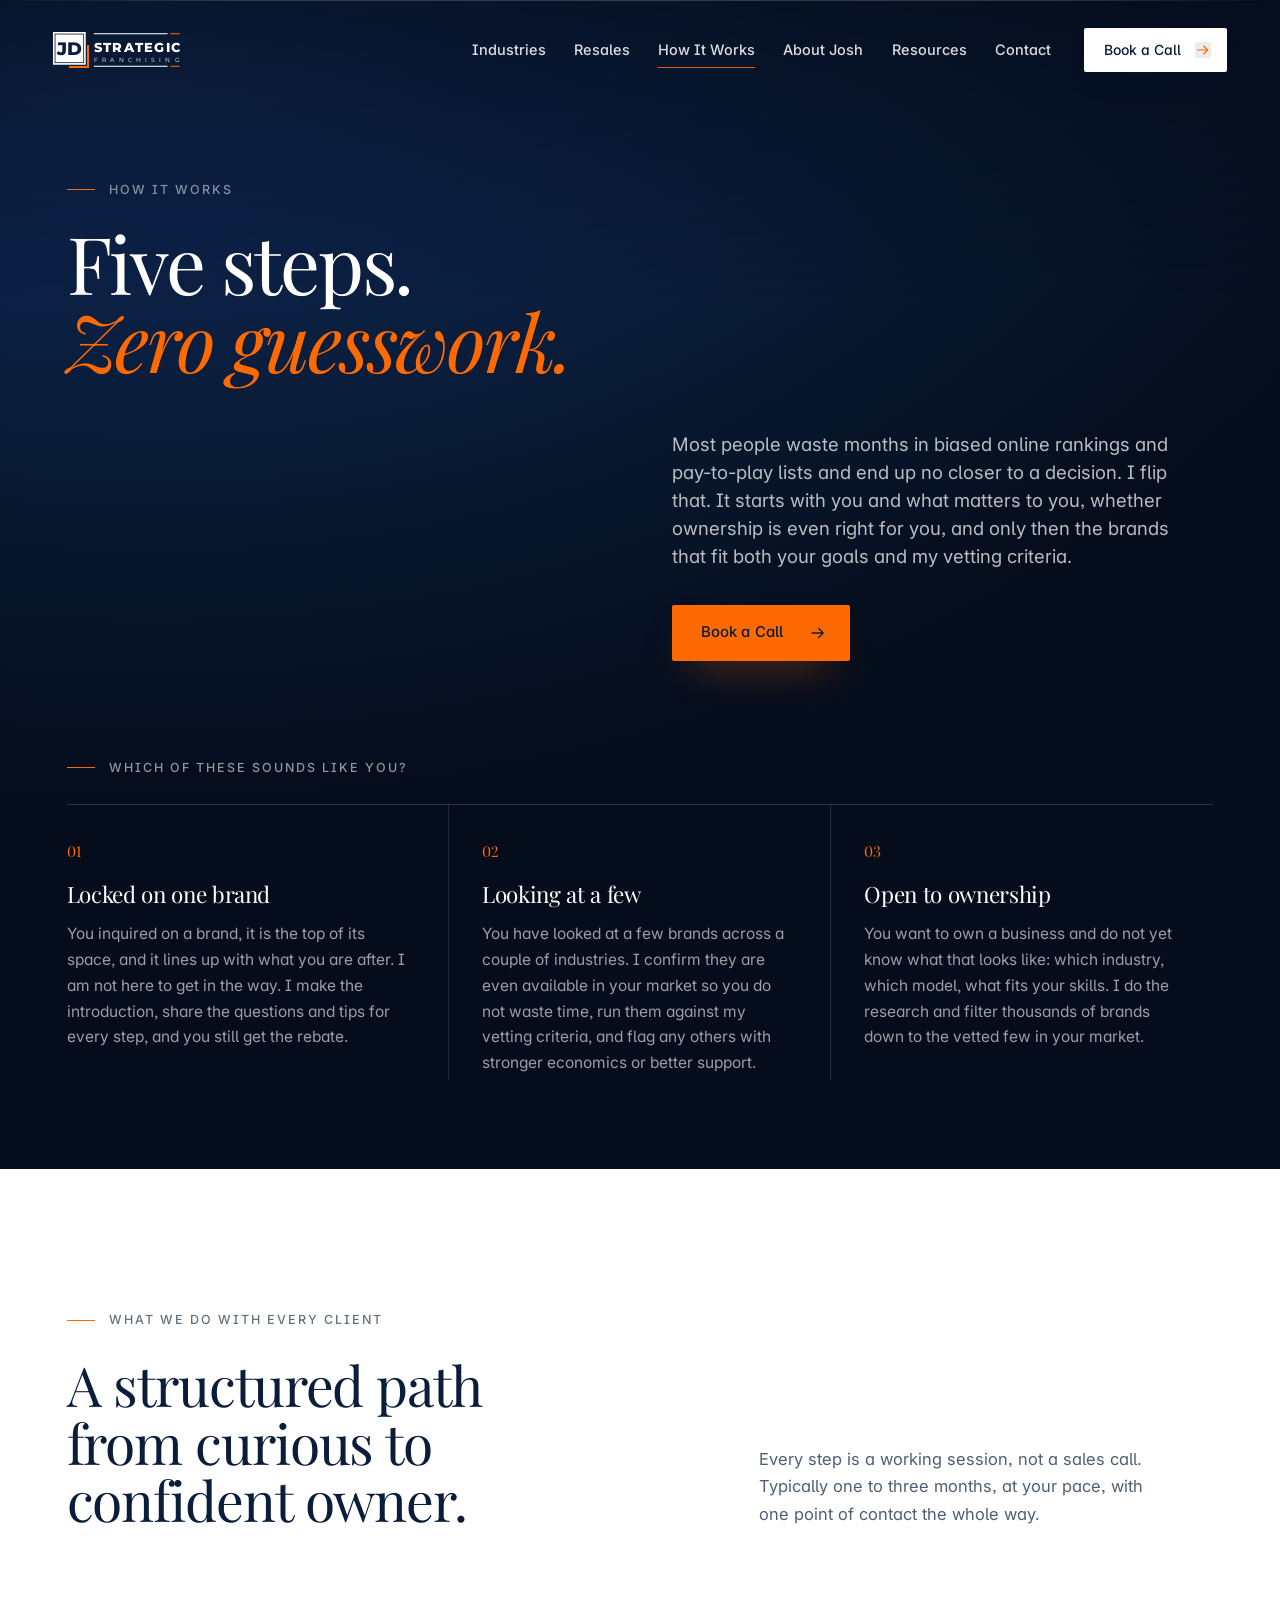
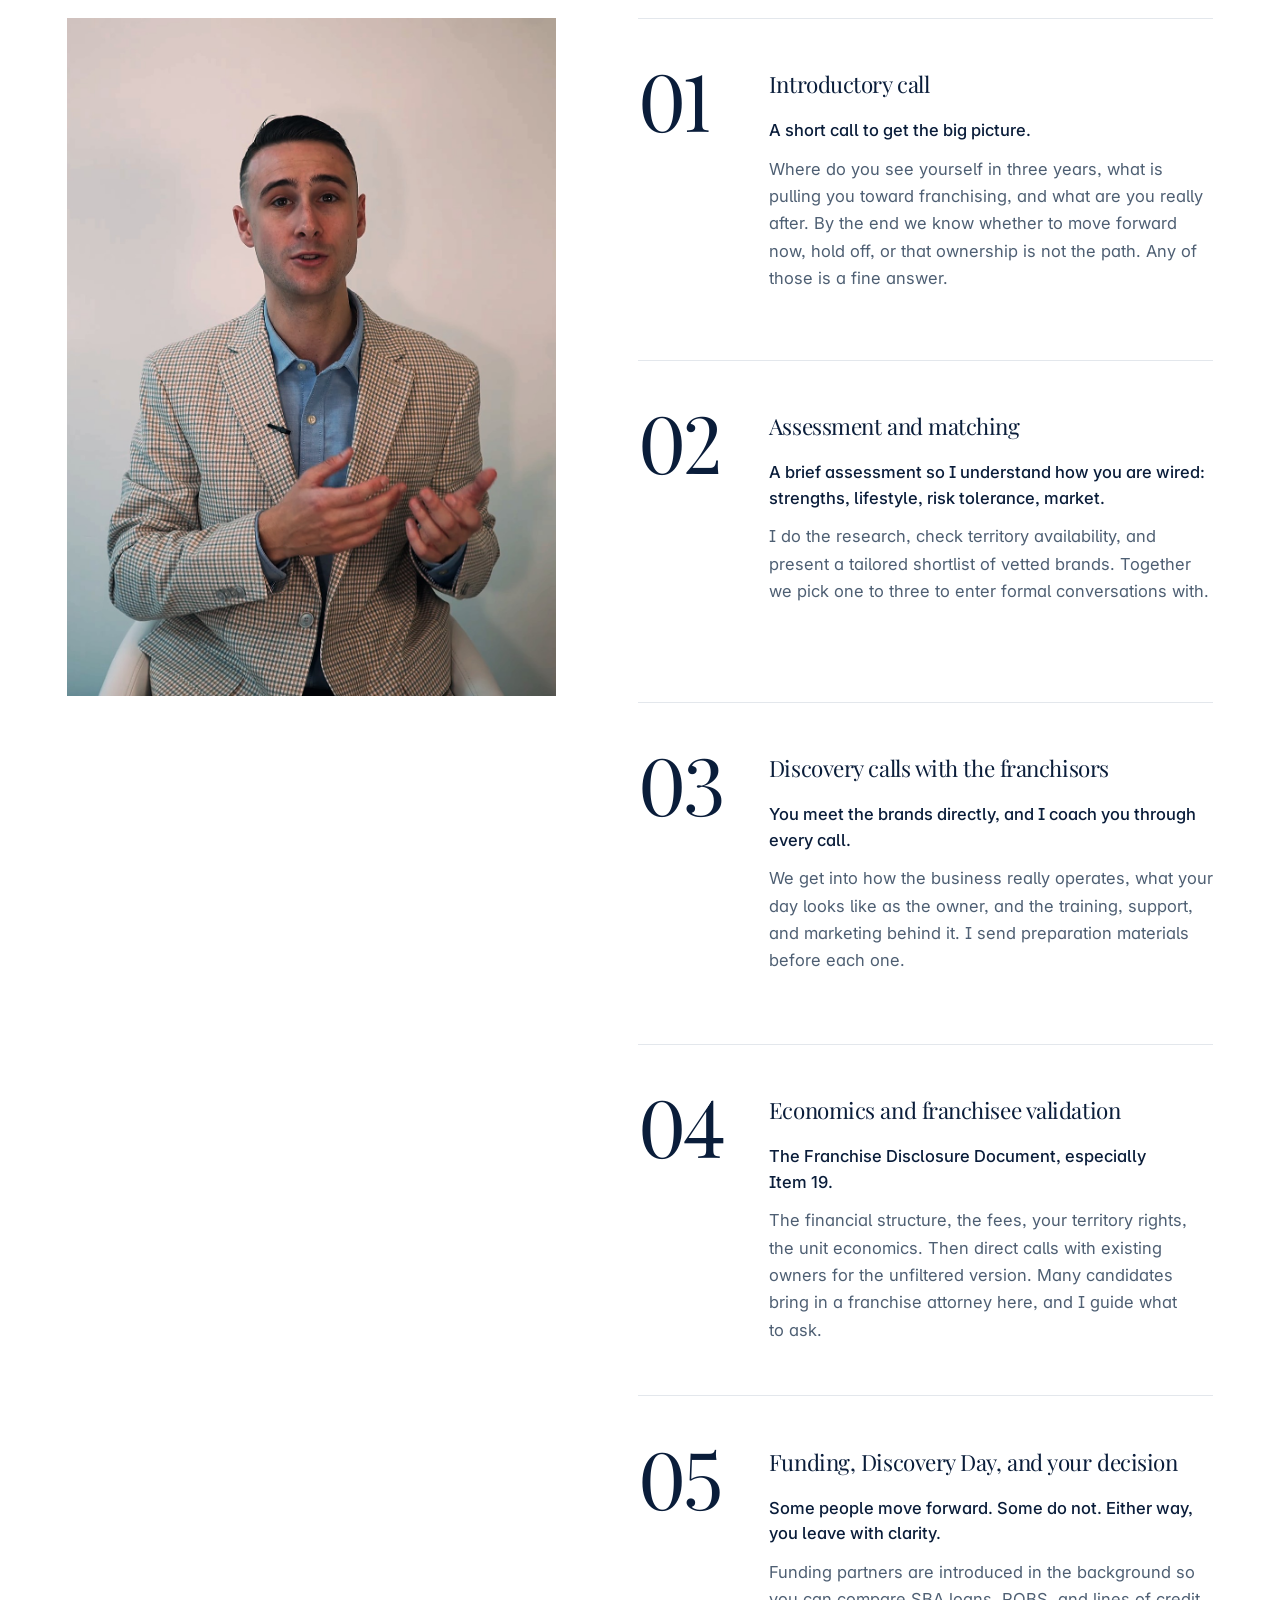
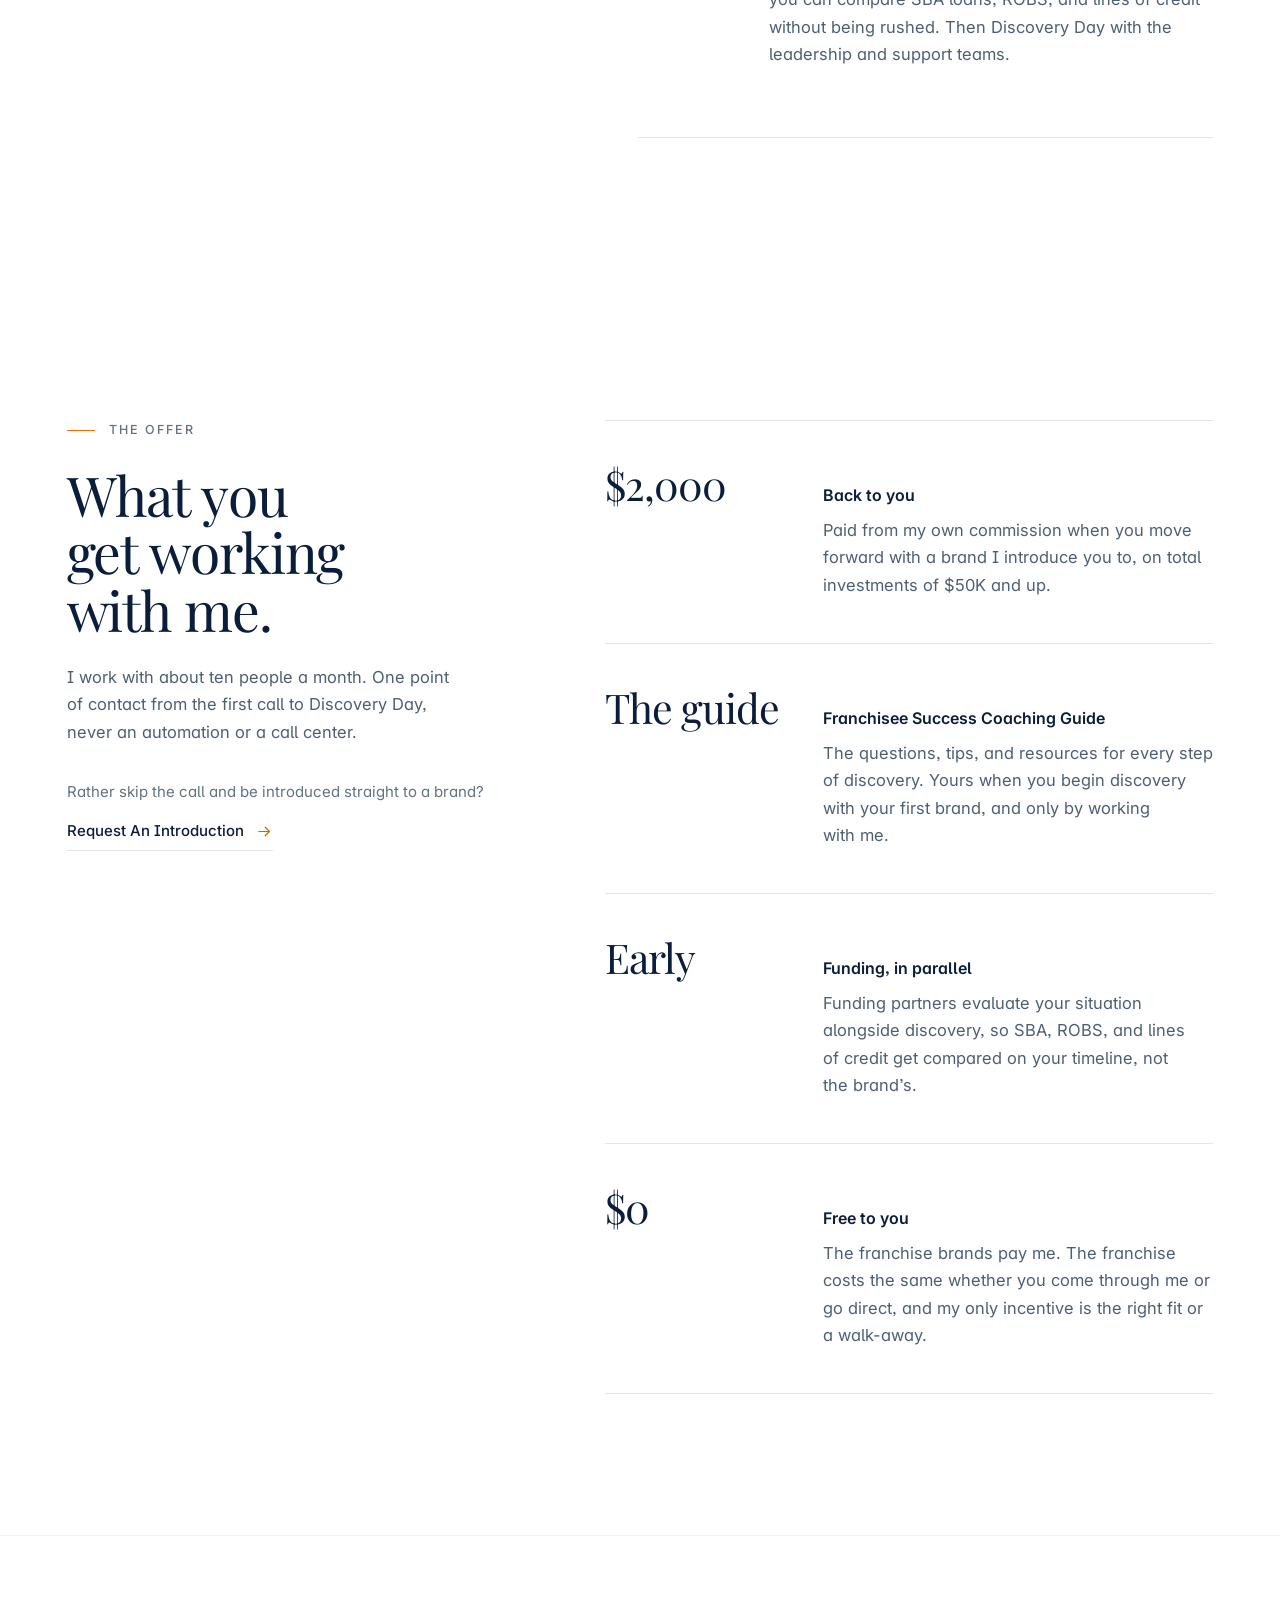
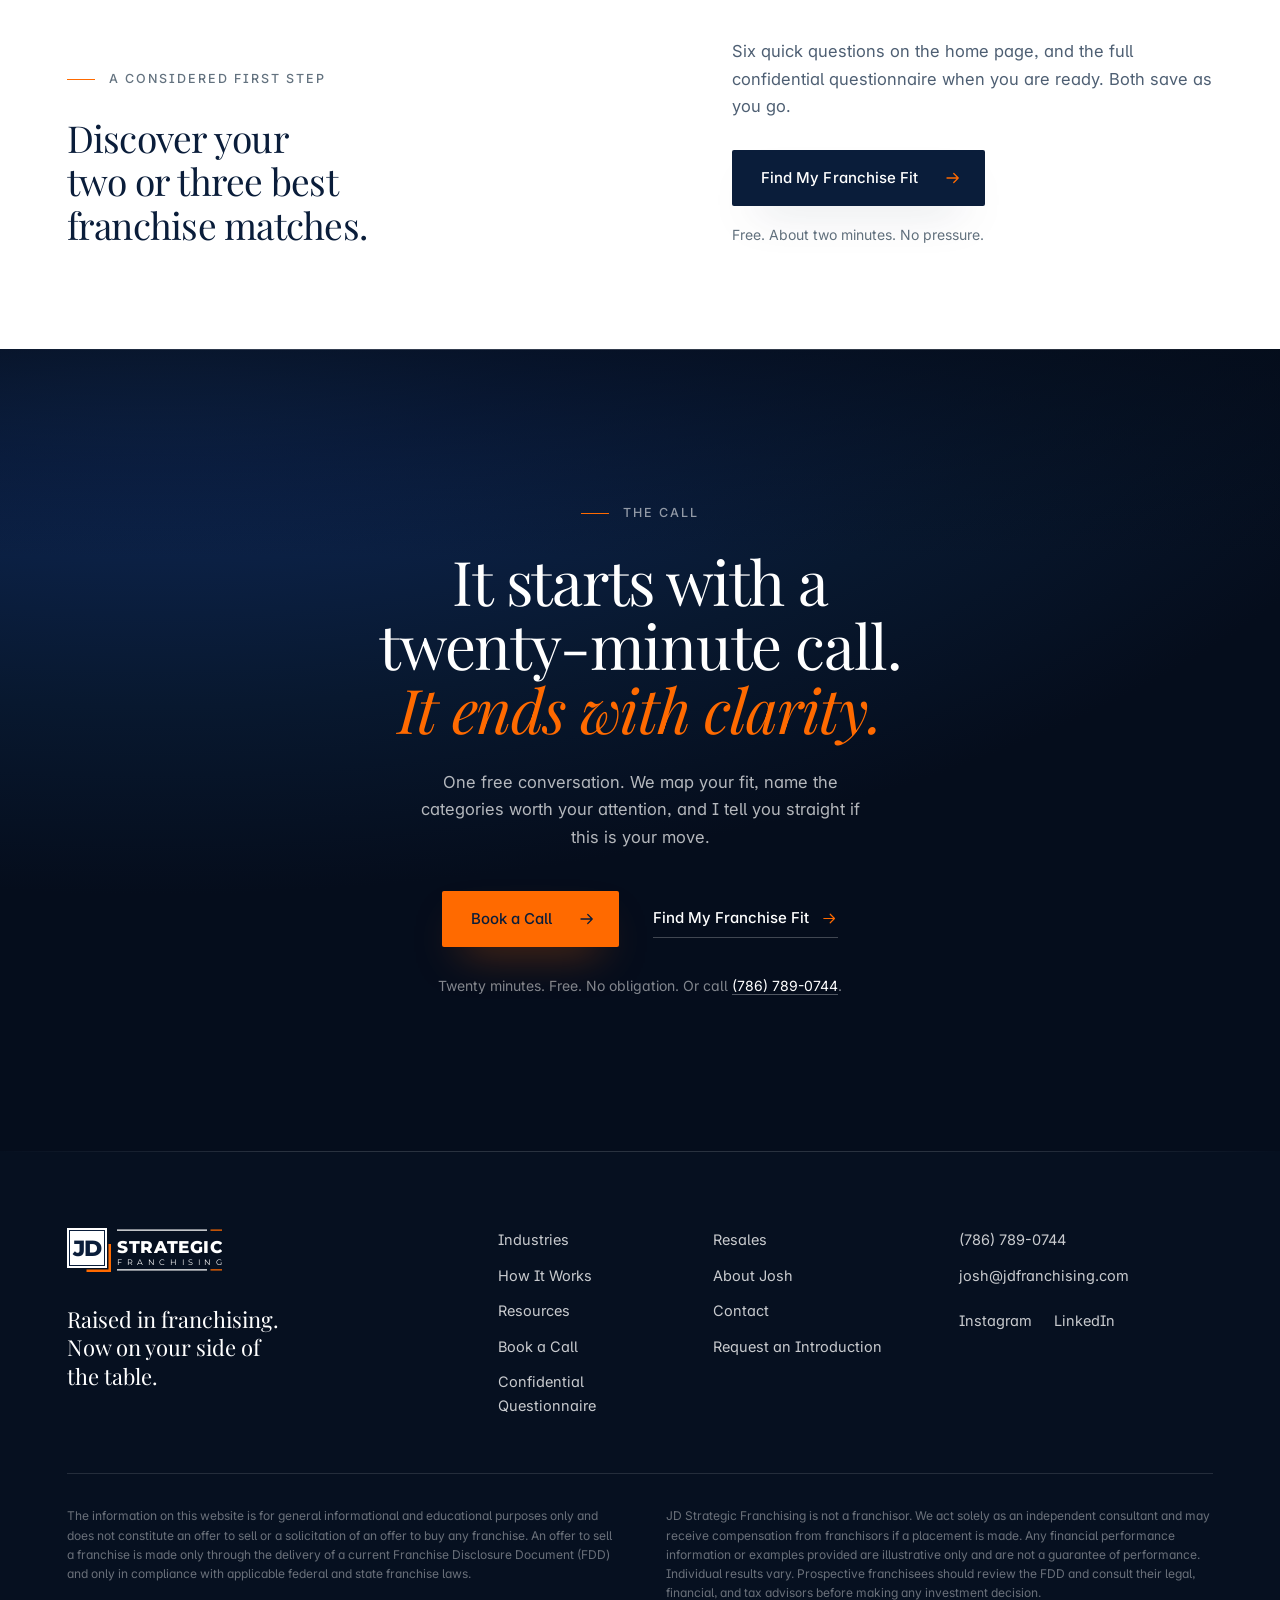
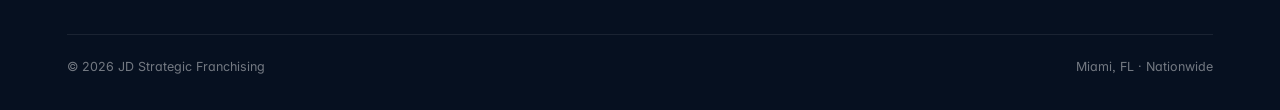
<file: process.html>
<!doctype html>
<html lang="en">
<head>
<meta charset="utf-8">
<meta name="viewport" content="width=device-width, initial-scale=1, viewport-fit=cover">
<title>How It Works | JD Strategic Franchising</title>
<meta name="description" content="Five steps from curious to confident owner: initial call, assessment, brand conversations, due diligence, decision. Free to clients.">
<meta name="theme-color" content="#0A1D3A">
<link rel="canonical" href="https://javmartz04-ship-it.github.io/jd-strategic-site/process.html">
<meta property="og:type" content="website">
<meta property="og:title" content="How It Works | JD Strategic Franchising">
<meta property="og:description" content="Raised in franchising. Now on your side of the table.">
<link rel="icon" type="image/png" sizes="64x64" href="assets/favicon.png">
<link rel="apple-touch-icon" sizes="180x180" href="assets/apple-touch-icon.png">
<meta property="og:image" content="assets/og.jpg">
<meta property="og:url" content="https://javmartz04-ship-it.github.io/jd-strategic-site/process.html">
<meta name="twitter:card" content="summary_large_image">
<meta name="twitter:image" content="assets/og.jpg">
<link rel="preconnect" href="https://fonts.googleapis.com">
<link rel="preconnect" href="https://fonts.gstatic.com" crossorigin>
<link href="https://fonts.googleapis.com/css2?family=Playfair+Display:ital,wght@0,400..800;1,400..700&family=Inter:opsz,wght@14..32,400..700&family=Montserrat:wght@400;800&display=swap" rel="stylesheet">
<link rel="stylesheet" href="assets/site.css">
<link rel="stylesheet" href="assets/lux.css">
<link rel="stylesheet" href="assets/p-process.css">
</head>
<body class="lux inner">
<svg width="0" height="0" style="position:absolute" aria-hidden="true">
  <symbol id="jd-mark" viewBox="0 0 620 176">
    <rect x="0" y="0" width="160" height="160" fill="var(--logo-box,#0A1D3A)"/>
    <rect x="10" y="10" width="140" height="140" fill="none" stroke="var(--logo-on-box,#fff)" stroke-width="4"/>
    <text x="80" y="111" text-anchor="middle" font-family="Montserrat,Inter,system-ui,sans-serif" font-weight="800" font-size="88" letter-spacing="-3" fill="var(--logo-on-box,#fff)">JD</text>
    <rect x="166" y="64" width="10" height="112" fill="#FF6A00"/>
    <rect x="78" y="166" width="98" height="10" fill="#FF6A00"/>
    <rect x="200" y="6" width="360" height="5" fill="currentColor"/>
    <rect x="574" y="6" width="46" height="5" fill="#FF6A00"/>
    <text x="200" y="98" font-family="Montserrat,Inter,system-ui,sans-serif" font-weight="800" font-size="66" textLength="420" lengthAdjust="spacing" fill="currentColor">STRATEGIC</text>
    <text x="201" y="148" font-family="Montserrat,Inter,system-ui,sans-serif" font-weight="400" font-size="30" textLength="418" lengthAdjust="spacing" fill="currentColor">FRANCHISING</text>
    <rect x="200" y="165" width="360" height="5" fill="currentColor"/>
    <rect x="574" y="165" width="46" height="5" fill="#FF6A00"/>
  </symbol>
  <symbol id="jd-box" viewBox="0 0 176 176">
    <rect x="0" y="0" width="160" height="160" fill="var(--logo-box,#0A1D3A)"/>
    <rect x="10" y="10" width="140" height="140" fill="none" stroke="var(--logo-on-box,#fff)" stroke-width="4"/>
    <text x="80" y="111" text-anchor="middle" font-family="Montserrat,Inter,system-ui,sans-serif" font-weight="800" font-size="88" letter-spacing="-3" fill="var(--logo-on-box,#fff)">JD</text>
    <rect x="166" y="64" width="10" height="112" fill="#FF6A00"/>
    <rect x="78" y="166" width="98" height="10" fill="#FF6A00"/>
  </symbol>
  <symbol id="i-arrow" viewBox="0 0 24 24"><path d="M4 12h15M13 6l6 6-6 6" fill="none" stroke="currentColor" stroke-width="1.7" stroke-linecap="round" stroke-linejoin="round"/></symbol>
  <symbol id="i-play" viewBox="0 0 24 24"><path d="M8 5.5v13l10.5-6.5z" fill="currentColor"/></symbol>
</svg>
<header class="nav" id="nav">
  <div class="nav-in">
    <a class="brand" href="index.html" aria-label="JD Strategic Franchising, home"><svg class="logo" role="img" aria-label="JD Strategic Franchising"><use href="#jd-mark"/></svg></a>
    <nav class="nav-links" aria-label="Primary">
      <a href="industries.html">Industries</a><a href="resales.html">Resales</a><a href="process.html" aria-current="page">How It Works</a><a href="about.html">About Josh</a><a href="podcast.html">Resources</a><a href="contact.html">Contact</a>
    </nav>
    <a class="nav-cta" href="book.html">Book a Call<i aria-hidden="true"><svg><use href="#i-arrow"/></svg></i></a>
    <button class="burger" id="burger" aria-label="Open menu" aria-expanded="false" aria-controls="mmenu"><span></span></button>
  </div>
  <div class="nav-prog" id="navProg" aria-hidden="true"></div>
</header>
<div class="mmenu" id="mmenu">
  <a href="index.html">Home</a><a href="industries.html">Industries</a><a href="resales.html">Resales</a><a href="process.html">How It Works</a><a href="about.html">About Josh</a><a href="podcast.html">Resources</a><a href="contact.html">Contact</a>
  <a class="btn btn-accent" href="book.html">Book a Call<svg aria-hidden="true"><use href="#i-arrow"/></svg></a>
</div>

<main id="top">
<section class="page-head dark" aria-labelledby="ph">
  <div class="wrap">
    <div class="ch-open"><div class="ch-head"><p class="ch-run"><i></i>How it works</p><h1 class="ch-title" id="ph">Five steps. <span class="it">Zero guesswork.</span></h1></div></div>
    <p class="lede">Most people waste months in biased online rankings and pay-to-play lists and end up no closer to a decision. I flip that. It starts with you and what matters to you, whether ownership is even right for you, and only then the brands that fit both your goals and my vetting criteria.</p>
    <div class="ph-act"><a class="btn btn-accent" href="book.html">Book a Call<svg aria-hidden="true"><use href="#i-arrow"/></svg></a></div>
    <div class="pp-paths" aria-labelledby="ppk">
      <p class="x-run on-dark" id="ppk" data-r>Which of these sounds like you?</p>
      <ol class="pp-paths-l">
        <li data-r><span class="pp-pn">01</span><h2>Locked on one brand</h2><p>You inquired on a brand, it is the top of its space, and it lines up with what you are after. I am not here to get in the way. I make the introduction, share the questions and tips for every step, and you still get the rebate.</p></li>
        <li data-r data-d="1"><span class="pp-pn">02</span><h2>Looking at a few</h2><p>You have looked at a few brands across a couple of industries. I confirm they are even available in your market so you do not waste time, run them against my vetting criteria, and flag any others with stronger economics or better support.</p></li>
        <li data-r data-d="2"><span class="pp-pn">03</span><h2>Open to ownership</h2><p>You want to own a business and do not yet know what that looks like: which industry, which model, what fits your skills. I do the research and filter thousands of brands down to the vetted few in your market.</p></li>
      </ol>
    </div>
  </div>
</section>

<section class="x-sec pp-steps" id="process" aria-labelledby="t1">
  <div class="x-wrap">
    <div class="pp-steps-h">
      <div>
        <p class="x-run" data-r>What we do with every client</p>
        <h2 class="x-h2" id="t1" data-r>A structured path from curious to confident owner.</h2>
      </div>
      <p class="x-body" data-r data-d="1">Every step is a working session, not a sales call. Typically one to three months, at your pace, with one point of contact the whole way.</p>
    </div>
    <div class="pp-g">
      <figure class="pp-fig">
        <div class="pp-frame" data-r><img src="assets/josh/proc.jpg" width="1200" height="1500" alt="Josh DuBois" loading="lazy" decoding="async"></div>
        <figcaption class="pp-cap"><span class="pp-cap-n">Step <b id="ppN">01</b> of 05</span><span class="pp-cap-t" id="ppT">Introductory call</span></figcaption>
      </figure>
      <ol class="pp-list" id="ppList">
        <li><span class="pp-n" aria-hidden="true">01</span><div><h3>Introductory call</h3><p class="pp-lead">A short call to get the big picture.</p><p class="x-body">Where do you see yourself in three years, what is pulling you toward franchising, and what are you really after. By the end we know whether to move forward now, hold off, or that ownership is not the path. Any of those is a fine answer.</p></div></li>
        <li><span class="pp-n" aria-hidden="true">02</span><div><h3>Assessment and matching</h3><p class="pp-lead">A brief assessment so I understand how you are wired: strengths, lifestyle, risk tolerance, market.</p><p class="x-body">I do the research, check territory availability, and present a tailored shortlist of vetted brands. Together we pick one to three to enter formal conversations with.</p></div></li>
        <li><span class="pp-n" aria-hidden="true">03</span><div><h3>Discovery calls with the franchisors</h3><p class="pp-lead">You meet the brands directly, and I coach you through every call.</p><p class="x-body">We get into how the business really operates, what your day looks like as the owner, and the training, support, and marketing behind it. I send preparation materials before each one.</p></div></li>
        <li><span class="pp-n" aria-hidden="true">04</span><div><h3>Economics and franchisee validation</h3><p class="pp-lead">The Franchise Disclosure Document, especially Item 19.</p><p class="x-body">The financial structure, the fees, your territory rights, the unit economics. Then direct calls with existing owners for the unfiltered version. Many candidates bring in a franchise attorney here, and I guide what to ask.</p></div></li>
        <li><span class="pp-n" aria-hidden="true">05</span><div><h3>Funding, Discovery Day, and your decision</h3><p class="pp-lead">Some people move forward. Some do not. Either way, you leave with clarity.</p><p class="x-body">Funding partners are introduced in the background so you can compare SBA loans, ROBS, and lines of credit without being rushed. Then Discovery Day with the leadership and support teams.</p></div></li>
      </ol>
    </div>
  </div>
</section>

<section class="x-sec pp-offer" id="offer" aria-labelledby="t2">
  <div class="x-wrap pp-offer-g">
    <div class="pp-offer-l">
      <div class="x-sticky">
        <p class="x-run" data-r>The offer</p>
        <h2 class="x-h2" id="t2" data-r>What you get working with me.</h2>
        <p class="x-body" data-r data-d="1">I work with about ten people a month. One point of contact from the first call to Discovery Day, never an automation or a call center.</p>
        <p class="pp-skip" data-r data-d="2">Rather skip the call and be introduced straight to a brand?</p>
        <a class="x-link" href="request.html" data-r data-d="2">Request An Introduction<svg aria-hidden="true"><use href="#i-arrow"/></svg></a>
      </div>
    </div>
    <dl class="pp-terms">
      <div data-r><dt>$2,000</dt><dd><h3>Back to you</h3><p>Paid from my own commission when you move forward with a brand I introduce you to, on total investments of $50K and up.</p></dd></div>
      <div data-r><dt>The guide</dt><dd><h3>Franchisee Success Coaching Guide</h3><p>The questions, tips, and resources for every step of discovery. Yours when you begin discovery with your first brand, and only by working with me.</p></dd></div>
      <div data-r><dt>Early</dt><dd><h3>Funding, in parallel</h3><p>Funding partners evaluate your situation alongside discovery, so SBA, ROBS, and lines of credit get compared on your timeline, not the brand&rsquo;s.</p></dd></div>
      <div data-r><dt>$0</dt><dd><h3>Free to you</h3><p>The franchise brands pay me. The franchise costs the same whether you come through me or go direct, and my only incentive is the right fit or a walk-away.</p></dd></div>
    </dl>
  </div>
</section>

<section class="pp-fit" id="fit-prompt" aria-labelledby="t3">
  <div class="x-wrap pp-fit-g">
    <div>
      <p class="x-run" data-r>A considered first step</p>
      <h2 class="x-excl-t" id="t3" data-r>Discover your two or three best franchise matches.</h2>
    </div>
    <div data-r data-d="1">
      <p class="x-body">Six quick questions on the home page, and the full confidential questionnaire when you are ready. Both save as you go.</p>
      <div class="x-acts"><a class="btn btn-solid" href="index.html#fit">Find My Franchise Fit<svg aria-hidden="true"><use href="#i-arrow"/></svg></a><span class="pp-note">Free. About two minutes. No pressure.</span></div>
    </div>
  </div>
</section>

<section class="dark pp-close" id="cta" aria-labelledby="t7">
  <div class="x-wrap">
    <p class="x-run on-dark" data-r>The call</p>
    <h2 class="x-h2" id="t7" data-r>It starts with a twenty-minute call. <span class="it">It ends with clarity.</span></h2>
    <p class="x-body" data-r data-d="1">One free conversation. We map your fit, name the categories worth your attention, and I tell you straight if this is your move.</p>
    <div class="x-acts" data-r data-d="2"><a class="btn btn-accent" href="book.html">Book a Call<svg aria-hidden="true"><use href="#i-arrow"/></svg></a><a class="x-link" href="index.html#fit">Find My Franchise Fit<svg aria-hidden="true"><use href="#i-arrow"/></svg></a></div>
    <p class="x-fine" data-r data-d="3">Twenty minutes. Free. No obligation. Or call <a href="tel:+17867890744">(786) 789-0744</a>.</p>
  </div>
</section>
</main>
<script>
/* process page: the numerals ink in as each step reaches the middle of the screen, and the caption follows */
(function(){
  var list=document.getElementById('ppList'); if(!list) return;
  var li=[].slice.call(list.children), n=document.getElementById('ppN'), t=document.getElementById('ppT');
  function set(el){ var i=li.indexOf(el); for(var k=0;k<=i;k++) li[k].classList.add('lit'); li.forEach(function(x){ x.classList.toggle('now',x===el); }); if(n) n.textContent=('0'+(i+1)).slice(-2); if(t) t.textContent=el.querySelector('h3').textContent; }
  if(window.matchMedia('(prefers-reduced-motion: reduce)').matches || !('IntersectionObserver' in window)){ li.forEach(function(x){ x.classList.add('lit'); }); return; }
  var io=new IntersectionObserver(function(en){ en.forEach(function(e){ if(e.isIntersecting) set(e.target); }); },{rootMargin:'-42% 0px -42% 0px',threshold:0});
  li.forEach(function(x){ io.observe(x); });
})();
</script>

<div class="mbar" id="mbar" aria-label="Quick actions"><a class="btn btn-accent" href="book.html">Book a Call<svg aria-hidden="true"><use href="#i-arrow"/></svg></a></div>
<footer class="x-foot foot">
  <div class="x-wrap">
    <div class="x-foot-g">
      <div class="x-foot-b">
        <a class="brand" href="index.html" aria-label="JD Strategic Franchising, home"><svg class="logo" role="img" aria-label="JD Strategic Franchising"><use href="#jd-mark"/></svg></a>
        <p>Raised in franchising. Now on your side of the table.</p>
      </div>
      <nav class="x-foot-n" aria-label="Footer">
        <a href="industries.html">Industries</a><a href="resales.html">Resales</a><a href="process.html">How It Works</a><a href="about.html">About Josh</a><a href="podcast.html">Resources</a><a href="contact.html">Contact</a><a href="book.html">Book a Call</a><a href="request.html">Request an Introduction</a><a href="questionnaire.html">Confidential Questionnaire</a>
      </nav>
      <div class="x-foot-c">
        <a href="tel:+17867890744">(786) 789-0744</a><a href="mailto:josh@jdfranchising.com">josh@jdfranchising.com</a>
        <span class="x-soc"><a href="https://www.instagram.com/jdstrategic" target="_blank" rel="noopener">Instagram</a><a href="https://www.linkedin.com/in/joshhdubois" target="_blank" rel="noopener">LinkedIn</a></span>
      </div>
    </div>
    <div class="x-legal"><p>The information on this website is for general informational and educational purposes only and does not constitute an offer to sell or a solicitation of an offer to buy any franchise. An offer to sell a franchise is made only through the delivery of a current Franchise Disclosure Document (FDD) and only in compliance with applicable federal and state franchise laws.</p><p>JD Strategic Franchising is not a franchisor. We act solely as an independent consultant and may receive compensation from franchisors if a placement is made. Any financial performance information or examples provided are illustrative only and are not a guarantee of performance. Individual results vary. Prospective franchisees should review the FDD and consult their legal, financial, and tax advisors before making any investment decision.</p></div>
    <div class="x-copy"><span>&copy; 2026 JD Strategic Franchising</span><span>Miami, FL &middot; Nationwide</span></div>
  </div>
</footer>
<script src="assets/site.js"></script>
<script src="assets/lux.js"></script>
</body>
</html>
</file>
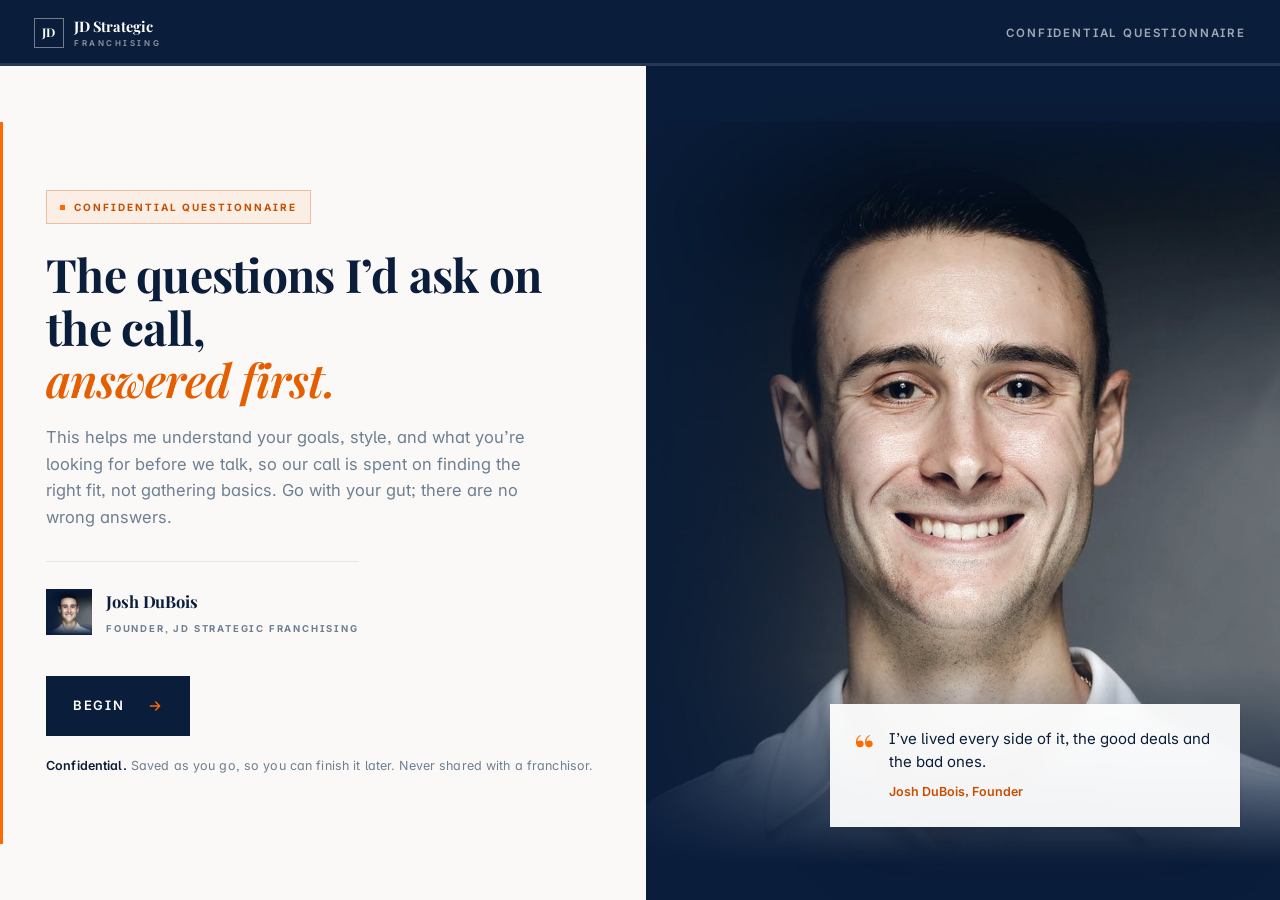
<file: questionnaire.html>
<!doctype html>
<html lang="en">
<head>
<meta charset="utf-8">
<meta name="viewport" content="width=device-width, initial-scale=1, viewport-fit=cover">
<title>Confidential Questionnaire | JD Strategic Franchising</title>
<meta name="description" content="The questions Josh DuBois would ask on the call, answered first. One question at a time, saved as you go, completely confidential.">
<meta name="theme-color" content="#0A1D3A">
<meta name="robots" content="noindex">
<link rel="preconnect" href="https://fonts.googleapis.com">
<link rel="preconnect" href="https://fonts.gstatic.com" crossorigin>
<link href="https://fonts.googleapis.com/css2?family=Playfair+Display:ital,wght@0,400..800;1,400..700&family=Inter:opsz,wght@14..32,400..700&display=swap" rel="stylesheet">
<style>
/* ==========================================================================
   JD STRATEGIC — CONFIDENTIAL QUESTIONNAIRE
   One question per screen. The journey pattern is the house one measured from
   builds/mmi-money-type-quiz-funnel: fixed topbar + progress, centred question
   card, stacked option buttons with a fill-on-select indicator, disabled-until-
   answered advance. Skin is jd-strategic-site: Playfair + Inter, navy ink,
   0 radius, hairline rules, orange rationed.

   ACCENT RAMP — the one deliberate deviation from the site's own CSS.
   #FF6A00 measures 2.87:1 on white, so it is illegal for text at any size.
   The site ships that on .eyebrow.gold and .num; it is not replicated here.
     --accent      #FF6A00  non-text only: fills, bars, rules, focus, marks
     --accent-deep #E55F00  3.5:1 — accent text 24px and up
     --accent-ink  #C94E00  4.6:1 — accent text below 24px
   ========================================================================== */
*,*::before,*::after{box-sizing:border-box}
:root{
  --ink:#0A1D3A;
  --ink-deep:#061020;
  --body:#5A6B7E;
  --muted:#6E7F92;
  --faint:#AEB9C6;
  --hairline:#E4E8ED;
  --hairline-2:#EFF2F5;
  --canvas:#FFFFFF;
  --cream:#FAF9F7;
  --accent:#FF6A00;
  --accent-deep:#E55F00;
  --accent-ink:#C94E00;
  --accent-wash:rgba(255,106,0,.07);

  --fd:'Playfair Display',Georgia,'Times New Roman',serif;
  --fb:'Inter',system-ui,-apple-system,sans-serif;
  --ease:cubic-bezier(.22,1,.36,1);
  --top-h:66px;
  --gut:clamp(22px,5vw,40px);
  --foot-h:64px;
}
html{-webkit-text-size-adjust:100%}
body{
  margin:0;background:var(--cream);color:var(--body);
  font-family:var(--fb);font-size:17px;line-height:1.62;
  -webkit-font-smoothing:antialiased;-moz-osx-font-smoothing:grayscale;
  font-optical-sizing:auto;
  font-feature-settings:'cv05' 1,'cv08' 1,'cv11' 1,'ss03' 1;
  text-rendering:optimizeLegibility;
  overflow:hidden;
}
body.scrollable{overflow:auto}
h1,h2,h3{margin:0;font-family:var(--fd);color:var(--ink);font-weight:700;line-height:1.06;letter-spacing:-.014em;font-optical-sizing:auto;text-wrap:balance}
p{margin:0}
a{color:inherit}
button{font:inherit;color:inherit;background:none;border:0;cursor:pointer}
input,textarea{font:inherit}
:focus-visible{outline:2px solid var(--accent);outline-offset:3px}
::selection{background:rgba(255,106,0,.16);color:var(--ink)}

/* ==========================================================================
   TOPBAR + PROGRESS
   ========================================================================== */
.top{
  position:fixed;top:0;left:0;right:0;z-index:60;height:var(--top-h);
  background:var(--ink);display:flex;align-items:center;
  padding-inline:clamp(18px,3.2vw,34px);gap:clamp(16px,3vw,38px);
}
.top .brand{display:inline-flex;align-items:center;gap:10px;flex:none;text-decoration:none}
.top .mark{width:30px;height:30px;border:1px solid rgba(255,255,255,.42);display:grid;place-items:center;color:#fff;font-family:var(--fd);font-size:12px;font-weight:700;letter-spacing:.04em}
.top .wm{display:flex;flex-direction:column;line-height:1}
.top .wm b{font-family:var(--fd);font-size:14.5px;font-weight:700;color:#fff}
.top .wm span{font-size:8px;font-weight:600;letter-spacing:.32em;text-transform:uppercase;color:rgba(255,255,255,.55);margin-top:5px}
.top .ct{margin-left:auto;display:flex;align-items:center;gap:clamp(12px,2vw,22px);flex:none}
.counter{font-size:11.5px;font-weight:600;letter-spacing:.16em;text-transform:uppercase;color:rgba(255,255,255,.62);font-variant-numeric:tabular-nums;white-space:nowrap}
.saved{display:flex;align-items:center;gap:6px;font-size:10.5px;font-weight:700;letter-spacing:.16em;text-transform:uppercase;color:var(--accent);opacity:0;transition:opacity .45s ease;white-space:nowrap}
.saved.on{opacity:1}
.saved svg{width:12px;height:12px}
.bar{position:absolute;left:0;right:0;bottom:0;height:3px;background:rgba(255,255,255,.12)}
.bar i{display:block;height:100%;width:100%;background:var(--accent);transform:scaleX(0);transform-origin:left;transition:transform .65s var(--ease)}

/* ==========================================================================
   STAGE — one screen at a time, vertically centred
   ========================================================================== */
.stage{
  position:fixed;top:var(--top-h);left:0;right:0;bottom:calc(var(--foot-h) + env(safe-area-inset-bottom));
  overflow-y:auto;overflow-x:hidden;
  display:flex;align-items:center;
  padding:clamp(28px,5vh,64px) var(--gut) clamp(40px,7vh,80px);
}
.card{width:100%;max-width:720px;margin:0 auto}
.card.in{animation:cardIn .52s var(--ease) both}
.card.in.bk{animation-name:cardInRev}
@keyframes cardIn{from{opacity:0;transform:translateY(26px)}to{opacity:1;transform:none}}
@keyframes cardInRev{from{opacity:0;transform:translateY(-22px)}to{opacity:1;transform:none}}

/* ---------- question head ---------- */
.chip{
  display:inline-flex;align-items:center;gap:9px;margin-bottom:24px;
  padding:8px 13px;border:1px solid rgba(201,78,0,.3);background:var(--accent-wash);
  font-size:10px;font-weight:700;letter-spacing:.2em;text-transform:uppercase;color:var(--accent-ink);
}
.chip i{width:5px;height:5px;background:var(--accent);flex:none;display:block}
.qn{display:flex;align-items:center;gap:10px;margin-bottom:14px}
.qn b{font-family:var(--fb);font-size:12.5px;font-weight:700;letter-spacing:.18em;color:var(--accent-ink);font-variant-numeric:tabular-nums}
.qn svg{width:13px;height:13px;color:var(--accent-ink)}
.qt{font-family:var(--fd);font-size:clamp(25px,3.5vw,40px);font-weight:700;line-height:1.14;letter-spacing:-.016em;color:var(--ink);text-wrap:pretty}
.qt .it{font-style:italic;color:var(--accent-deep);font-weight:600}
.qh{margin-top:16px;font-size:15.5px;line-height:1.62;color:var(--muted);max-width:56ch;text-wrap:pretty}
.qb{margin-top:clamp(28px,4vh,42px)}

/* ---------- open fields: underline, never a box ---------- */
.fin{
  width:100%;border:0;border-bottom:1.5px solid var(--hairline);background:transparent;
  font-size:clamp(19px,2.1vw,25px);line-height:1.5;color:var(--ink);
  padding:2px 2px 9px;border-radius:0;-webkit-appearance:none;appearance:none;
  transition:border-color .28s var(--ease);
}
.fin::placeholder{color:var(--faint)}
.fin:hover{border-bottom-color:#C6D0DB}
.fin:focus{outline:none;border-bottom-color:var(--ink);box-shadow:0 1.5px 0 0 var(--ink)}
textarea.fin{resize:none;overflow:hidden;min-height:0;line-height:1.5}
.pair{display:grid;grid-template-columns:repeat(2,minmax(0,1fr));gap:26px 30px}
.pl{display:block;font-size:11.5px;font-weight:700;letter-spacing:.18em;text-transform:uppercase;color:var(--muted);margin-bottom:6px}
.fwrap{position:relative;display:block}
.fwrap.bad .fin{border-bottom-color:var(--accent-ink);box-shadow:0 1.5px 0 0 var(--accent-ink)}
.err{display:none;margin-top:11px;font-size:13.5px;font-weight:600;color:var(--accent-ink);line-height:1.45}
.fwrap.bad .err{display:block}

/* ---------- option buttons ---------- */
.opts{display:flex;flex-direction:column;gap:9px}
.opt{
  position:relative;display:flex;align-items:center;gap:16px;width:100%;text-align:left;
  padding:17px 46px 17px 17px;background:var(--canvas);border:1px solid var(--hairline);
  font-size:16px;line-height:1.45;color:var(--ink);
  transition:border-color .34s var(--ease),transform .34s var(--ease),background .34s var(--ease),color .34s var(--ease);
}
.opt .k{
  width:28px;height:28px;flex:none;display:grid;place-items:center;
  border:1px solid var(--hairline);font-size:11.5px;font-weight:700;letter-spacing:.04em;
  color:var(--muted);font-variant-numeric:tabular-nums;
  transition:border-color .34s var(--ease),background .34s var(--ease),color .34s var(--ease);
}
.opt .tick{
  position:absolute;right:16px;top:50%;transform:translateY(-50%) scale(.5);opacity:0;
  width:19px;height:19px;color:var(--accent);
  transition:opacity .3s var(--ease),transform .3s var(--ease);
}
.opt:hover{transform:translateX(3px);border-color:var(--ink)}
.opt:hover .k{border-color:var(--ink);color:var(--ink)}
.opt.sel{background:var(--ink);border-color:var(--ink);color:#fff}
.opt.sel .k{background:var(--accent);border-color:var(--accent);color:#fff}
.opt.sel .tick{opacity:1;transform:translateY(-50%) scale(1)}
.opt.sel:hover{transform:translateX(3px)}
.opts.grid{display:grid;grid-template-columns:repeat(2,minmax(0,1fr));gap:9px}
.opts.grid .opt{padding:15px 40px 15px 15px;font-size:15px;gap:13px}
.opts.grid .opt .k{width:25px;height:25px;font-size:11px}

/* ---------- 1–5 scale ---------- */
.scale{display:grid;grid-template-columns:repeat(5,minmax(0,1fr));gap:10px;max-width:520px}
.sc{
  position:relative;display:grid;place-items:center;height:clamp(64px,9vh,84px);
  background:var(--canvas);border:1px solid var(--hairline);
  font-family:var(--fd);font-size:23px;font-weight:700;color:var(--faint);
  font-variant-numeric:lining-nums;
  transition:border-color .3s var(--ease),background .3s var(--ease),color .3s var(--ease),transform .3s var(--ease);
}
.sc:hover{border-color:var(--ink);color:var(--ink);transform:translateY(-3px)}
.sc.sel{background:var(--ink);border-color:var(--ink);color:#fff}
.sclab{display:flex;justify-content:space-between;max-width:520px;margin-top:14px;font-size:11px;font-weight:700;letter-spacing:.15em;text-transform:uppercase;color:var(--muted)}

/* ---------- advance row ---------- */
.go{display:flex;align-items:center;gap:18px;flex-wrap:wrap;margin-top:clamp(30px,4.5vh,46px)}
.btn{
  display:inline-flex;align-items:center;gap:22px;
  font-size:13px;font-weight:600;letter-spacing:.13em;text-transform:uppercase;
  padding:18px 26px;border:1px solid transparent;
  transition:background .3s var(--ease),color .3s var(--ease),border-color .3s var(--ease),opacity .3s var(--ease);
}
.btn svg{width:16px;height:16px;flex:none;transition:transform .34s var(--ease)}
.btn:hover svg{transform:translateX(5px)}
.btn-solid{background:var(--ink);color:#fff}
.btn-solid svg{color:var(--accent)}
.btn-solid:hover{background:var(--ink-deep)}
.btn-solid:disabled{opacity:.3;cursor:not-allowed}
.btn-solid:disabled:hover{background:var(--ink)}
.btn-solid:disabled:hover svg{transform:none}
.btn-ghost{border-color:var(--ink);color:var(--ink)}
.btn-ghost svg{color:var(--accent-ink)}
.btn-ghost:hover{background:var(--ink);color:#fff}
.btn-ghost:hover svg{color:var(--accent)}
.btn.back{justify-content:flex-start;gap:12px;border-color:var(--hairline);padding-inline:22px}
.btn.back:hover{border-color:var(--ink)}
.btn.back:hover svg{transform:translateX(-5px)}
.btn.back:disabled{opacity:.32;cursor:not-allowed}
.btn.back:disabled:hover{background:transparent;color:var(--ink);border-color:var(--hairline)}
.btn.back:disabled:hover svg{transform:none;color:var(--accent-ink)}
.hint{font-size:12.5px;color:var(--muted);display:flex;align-items:center;gap:7px}
.hint kbd{
  font-family:var(--fb);font-size:10.5px;font-weight:700;letter-spacing:.06em;
  border:1px solid var(--hairline);background:var(--canvas);padding:4px 7px;color:var(--ink);
}
@media (hover:none){.hint{display:none}}

/* ==========================================================================
   WELCOME — the site's own hero device: copy left on cream, photography
   bleeding to the right edge at full height. Same split, same proportions.
   ========================================================================== */
body.welcome .stage{padding:0;align-items:stretch;overflow:hidden}
body.welcome .card{max-width:none;margin:0;width:100%;display:flex}
.wcard{display:grid;grid-template-columns:minmax(0,1.02fr) minmax(0,1fr);width:100%;align-items:stretch}
.wcopy{
  position:relative;display:flex;flex-direction:column;justify-content:center;
  padding:clamp(34px,4.4vw,64px) clamp(30px,3.6vw,60px);
  width:100%;max-width:748px;margin-left:auto;
}
.wcopy::before{content:"";position:absolute;left:0;top:clamp(34px,4.4vw,64px);bottom:clamp(34px,4.4vw,64px);width:3px;background:var(--accent)}
.wcopy .chip,.wcopy .go,.wcopy .sig{align-self:flex-start}
.wcopy .qt{font-size:clamp(30px,3.6vw,50px)}
/* the emphasis line always gets its own line - it is the whole device */
.wcopy .qt .it{display:block}
.wcopy .qh{font-size:16.5px;max-width:50ch;margin-top:18px}
/* the welcome carries its own reassurance and has nowhere to go back to */
body.welcome .ctrl,body.welcome .legal{display:none}
body.welcome .stage{bottom:0}
/* photo panel + floating quote plate, lifted from the site's own hero */
.wfig{position:relative;overflow:hidden;background:var(--ink);min-height:0}
.wfig img{position:absolute;inset:0;width:100%;height:100%;object-fit:cover;object-position:52% 28%}
.wquote{
  position:absolute;right:0;bottom:clamp(26px,4.4vw,58px);z-index:2;
  max-width:min(410px,74%);
  background:rgba(255,255,255,.94);-webkit-backdrop-filter:blur(10px);backdrop-filter:blur(10px);
  padding:24px 28px 24px 24px;
  display:grid;grid-template-columns:auto minmax(0,1fr);gap:15px;align-items:start;
  box-shadow:0 34px 70px -34px rgba(6,16,32,.55),0 2px 6px -2px rgba(6,16,32,.16);
}
.wquote .qm{font-family:var(--fd);font-size:44px;font-weight:700;color:var(--accent);line-height:.7;margin-top:6px}
.wquote p{font-size:15px;line-height:1.5;color:var(--ink)}
.wquote cite{display:block;margin-top:9px;font-style:normal;font-size:12.5px;color:var(--accent-ink);font-weight:600}

/* signature — a person is asking, not a form */
.sig{display:flex;align-items:center;gap:14px;margin-top:30px;padding-top:26px;border-top:1px solid var(--hairline)}
.sig img{width:46px;height:46px;object-fit:cover;object-position:center 26%;flex:none}
.sig b{display:block;font-family:var(--fd);font-size:16.5px;font-weight:700;color:var(--ink);letter-spacing:-.006em}
.sig i{display:block;font-style:normal;font-size:9.5px;font-weight:700;letter-spacing:.19em;text-transform:uppercase;color:var(--muted);margin-top:6px}
.hp{position:absolute;left:-9999px;top:auto;width:1px;height:1px;overflow:hidden;opacity:0}
.senderr{
  display:none;margin-top:18px;padding:15px 17px;border-left:3px solid var(--accent);
  background:var(--accent-wash);font-size:14px;line-height:1.55;color:var(--ink);max-width:56ch;
}
.senderr.on{display:block}
.senderr b{font-weight:700}
.senderr a{color:var(--accent-ink);font-weight:600}
.reassure{margin-top:20px;font-size:12.5px;color:var(--muted);letter-spacing:.01em}
.reassure b{color:var(--ink);font-weight:600}
.rev{border:1px solid var(--hairline);background:var(--canvas);max-height:min(42vh,400px);overflow-y:auto;padding:6px 22px}
.rev h4{font-family:var(--fb);font-size:10px;font-weight:700;letter-spacing:.2em;text-transform:uppercase;color:var(--accent-ink);margin:22px 0 10px;padding-bottom:9px;border-bottom:1px solid var(--ink)}
.rev .r{display:grid;grid-template-columns:minmax(0,1fr) minmax(0,1.3fr);gap:16px;padding:9px 0;border-bottom:1px solid var(--hairline-2);font-size:13.5px;line-height:1.5}
.rev .r:last-child{border-bottom:0}
.rev .r .k{color:var(--muted)}
.rev .r .v{color:var(--ink);white-space:pre-wrap}
.rev .none{padding:18px 0;font-size:14px;color:var(--muted)}
.edit{position:relative;background:none;border:0;color:var(--accent-ink);font-size:12px;font-weight:700;letter-spacing:.06em;text-decoration:underline;text-underline-offset:3px;padding:0;margin-left:8px;cursor:pointer}
.edit::after,.legal button::after{content:"";position:absolute;inset:-13px -10px}

/* ---------- footer controls ----------
   A solid bar, and the stage stops above it. Floating, these sat on top of
   Back, Continue and Send whenever that row scrolled near the bottom, and
   Start over over Back is one mis-tap from "clear every answer". */
.ctrl{
  position:fixed;right:var(--gut);bottom:calc((var(--foot-h) - 44px) / 2 + env(safe-area-inset-bottom));z-index:56;
  display:flex;gap:1px;
}
.ctrl button{
  width:44px;height:44px;display:grid;place-items:center;
  background:var(--canvas);border:1px solid var(--hairline);color:var(--ink);
  transition:background .25s var(--ease),border-color .25s var(--ease),color .25s var(--ease),opacity .25s ease;
}
.ctrl button:hover:not(:disabled){background:var(--ink);border-color:var(--ink);color:#fff}
.ctrl button:disabled{opacity:.34;cursor:not-allowed}
.ctrl svg{width:15px;height:15px}
.legal{
  position:fixed;left:0;right:0;bottom:0;z-index:55;
  height:calc(var(--foot-h) + env(safe-area-inset-bottom));
  padding:0 var(--gut) env(safe-area-inset-bottom);
  background:var(--cream);border-top:1px solid var(--hairline);
  font-size:11.5px;color:var(--muted);display:flex;align-items:center;gap:14px;
}
.legal button{position:relative;font-size:11.5px;color:var(--muted);text-decoration:underline;text-underline-offset:3px}
.legal button:hover{color:var(--accent-ink)}
@media (max-width:700px){.legal span{display:none}}

/* ---------- done ---------- */
.done{
  position:fixed;inset:0;z-index:70;background:var(--ink);color:rgba(255,255,255,.72);
  display:none;align-items:center;overflow-y:auto;padding:clamp(40px,8vh,90px) var(--gut);
}
.done.on{display:flex}
.done-in{max-width:640px;margin:0 auto;width:100%}
.done .mark{width:60px;height:60px;border:1px solid var(--accent);display:grid;place-items:center;color:var(--accent);margin-bottom:32px}
.done .mark svg{width:25px;height:25px}
.done h2{color:#fff;font-size:clamp(33px,5vw,58px);line-height:1.05}
.done h2 .it{font-style:italic;color:var(--accent);font-weight:600}
.done p{color:rgba(255,255,255,.7);font-size:clamp(16px,1.4vw,18.5px);line-height:1.66;margin-top:24px;max-width:50ch;text-wrap:pretty}
.done .acts{display:flex;flex-wrap:wrap;gap:11px;margin-top:38px}
.done .btn-light{background:#fff;color:var(--ink)}
.done .btn-light svg{color:var(--accent-ink)}
.done .btn-out{border-color:rgba(255,255,255,.34);color:#fff}
.done .btn-out svg{color:var(--accent)}
.done .btn-out:hover{background:#fff;color:var(--ink)}

/* ---------- print ---------- */
.psum{display:none}
@media print{
  .top,.stage,.ctrl,.legal,.done .mark,.done h2,.done p,.done .acts{display:none!important}
  .done{position:static;display:block!important;background:#fff!important;color:#111!important;padding:0!important}
  .psum{display:block!important;color:#111}
  .psum h1{font-size:26px;font-family:var(--fd);margin-bottom:5px}
  .psum .sub{font-size:11.5px;color:#555;margin-bottom:24px}
  .psum h2{font-size:12px;font-family:var(--fb);letter-spacing:.16em;text-transform:uppercase;border-bottom:1.5px solid #111;padding-bottom:5px;margin:22px 0 10px;color:#111}
  .psum .r{display:grid;grid-template-columns:minmax(0,1fr) minmax(0,1.35fr);gap:14px;padding:6px 0;border-bottom:1px solid #E4E8ED;font-size:11.5px;line-height:1.5;break-inside:avoid}
  .psum .r .k{font-weight:600;color:#111}
  .psum .r .v{color:#333;white-space:pre-wrap}
  body{overflow:visible}
  @page{margin:15mm}
}

/* ==========================================================================
   BUNDLED SCREENS — several related questions answered in one breath.
   The big Playfair line is the conversational beat; the items under it carry
   quiet uppercase labels so the screen still reads as one question, not a form.
   ========================================================================== */
/* controls bottom-align, so two items sharing a row put their underlines on
   the same line no matter how tall their labels or helper text run */
.items{display:grid;grid-template-columns:repeat(2,minmax(0,1fr));gap:clamp(22px,3.2vh,34px) 26px;align-items:end}
.item{grid-column:1/-1;min-width:0}
.item[data-half]{grid-column:auto}
.item.hide{display:none}
.il{display:block;font-size:11.5px;font-weight:700;letter-spacing:.15em;text-transform:uppercase;color:var(--ink);margin-bottom:6px;line-height:1.45}
.il em{font-style:normal;color:var(--accent-ink)}
.ih{display:block;font-size:13.5px;line-height:1.55;color:var(--muted);margin:-1px 0 9px;max-width:58ch;text-wrap:pretty}
.item .fin{font-size:clamp(17px,1.5vw,19px);padding:1px 2px 7px;line-height:1.35}
.item textarea.fin{min-height:0;height:30px;line-height:1.45}
.item .opts{gap:7px}
/* a short choice list (Yes / No, three brief options) sits in a row so its
   height matches a text field instead of towering over one */
.item .opts.bin{flex-direction:row;flex-wrap:wrap;gap:8px}
.item .opts.bin .opt{width:auto;flex:0 0 auto;min-width:126px}
/* short answers get short fields - a full-bleed rule under a two-digit age
   reads as a mistake */
.item[data-w="s"] .fin{max-width:190px}
.item[data-w="m"] .fin{max-width:400px}
.item .opt{padding:13px 40px 13px 14px;font-size:15px;gap:12px}
.item .opt .k{width:24px;height:24px;font-size:10.5px}

/* a sub-heading when one screen carries two labelled option groups */
.subh{
  display:block;font-family:var(--fb);font-size:10.5px;font-weight:700;letter-spacing:.19em;
  text-transform:uppercase;color:var(--accent-ink);
  padding-bottom:9px;border-bottom:1px solid var(--ink);margin-bottom:13px;
}

/* ---------- rating rows stacked on one screen ---------- */
.srows{display:block;border-top:1px solid var(--hairline)}
.srow{
  display:grid;grid-template-columns:minmax(0,1fr) auto;gap:clamp(14px,2.4vw,28px);align-items:center;
  padding:clamp(8px,1.25vh,13px) 0;border-bottom:1px solid var(--hairline-2);
  transition:background .25s var(--ease);
}
.srow:last-child{border-bottom:0}
.srow .st{font-size:15px;line-height:1.45;color:var(--body);text-wrap:pretty;transition:color .25s var(--ease)}
.srow.ans .st{color:var(--ink)}
.srow.act .st{color:var(--ink);font-weight:500}
.srow.act::before{
  content:"";position:absolute;left:calc(var(--gut) * -1);width:3px;height:26px;
  background:var(--accent);margin-top:-13px;
}
.srow{position:relative}
.sopts{display:grid;grid-template-columns:repeat(5,clamp(36px,4vw,42px));gap:5px}
.sc-sm{
  display:grid;place-items:center;height:clamp(36px,4vw,42px);
  background:var(--canvas);border:1px solid var(--hairline);
  font-family:var(--fd);font-size:16px;font-weight:700;color:var(--faint);
  font-variant-numeric:lining-nums;
  transition:border-color .2s var(--ease),background .2s var(--ease),color .2s var(--ease);
}
.sc-sm:hover{border-color:var(--ink);color:var(--ink)}
.sc-sm.sel{background:var(--ink);border-color:var(--ink);color:#fff}
.sc-sm:focus-visible{outline:2px solid var(--accent);outline-offset:2px}
.shead{display:grid;grid-template-columns:minmax(0,1fr) auto;gap:clamp(14px,2.4vw,28px);align-items:end;padding-bottom:10px}
.shead .sl{font-size:10px;font-weight:700;letter-spacing:.17em;text-transform:uppercase;color:var(--muted)}
.shead .sopts span{text-align:center;font-size:10px;font-weight:700;color:var(--faint);font-variant-numeric:tabular-nums}
.scount{margin-top:16px;font-size:12.5px;color:var(--muted);font-variant-numeric:tabular-nums}
.scount b{color:var(--accent-ink);font-weight:700}

/* ---------- required: a gap is named where it is ---------- */
.item > .err{margin-top:10px}
.item.bad > .err{display:block}
.item.bad .opt:not(.sel){border-color:rgba(201,78,0,.5)}
.serr{
  display:none;margin-top:22px;padding:12px 15px;border-left:3px solid var(--accent);
  background:var(--accent-wash);font-size:14px;font-weight:600;line-height:1.5;color:var(--accent-ink);max-width:56ch;
}
.serr.on{display:block}
.srow.miss .st{color:var(--accent-ink)}
.srow.miss .sc-sm:not(.sel){border-color:rgba(201,78,0,.5)}
.slegend{
  display:flex;justify-content:space-between;gap:16px;margin-bottom:12px;
  font-size:10.5px;font-weight:700;letter-spacing:.15em;text-transform:uppercase;color:var(--muted);
}
.slegend b{font-family:var(--fd);font-size:14px;letter-spacing:0;color:var(--accent-ink);margin-right:7px}
@media (hover:none){.kb{display:none}}

@media (max-width:760px){
  .items{grid-template-columns:minmax(0,1fr)}
  .item[data-half]{grid-column:1/-1}
  .shead{display:none}
  .srow{grid-template-columns:minmax(0,1fr);gap:11px;padding:16px 0}
  .srow.act::before{display:none}
  .sopts{grid-template-columns:repeat(5,minmax(0,1fr))}
  .sc-sm{height:46px}
}

/* ---------- responsive ---------- */
@media (max-width:900px){
  .wcard{grid-template-columns:minmax(0,1fr);grid-template-rows:auto auto}
  .wfig{order:1;min-height:min(44vh,360px)}
  .wquote{right:var(--gut);bottom:20px;max-width:min(410px,calc(100% - var(--gut) * 2))}
  .wcopy{order:2;max-width:none;margin-left:0;padding:clamp(30px,6vw,48px) var(--gut) clamp(38px,7vw,56px)}
  .wcopy::before{left:var(--gut);right:var(--gut);top:0;bottom:auto;width:auto;height:3px}
  body.welcome .stage{align-items:flex-start;overflow-y:auto}
  body.welcome .card{display:block}
}
@media (max-width:640px){
  :root{--top-h:60px}
  .top .wm{display:none}
  /* back stays a square beside the primary, never a full-width empty box */
  .go{display:grid;grid-template-columns:auto minmax(0,1fr);gap:10px;align-items:center}
  .btn.back{width:auto}
  .go .btn{width:100%;justify-content:space-between}
  .go .hint{grid-column:1/-1}
  .pair{grid-template-columns:minmax(0,1fr);gap:22px}
  .opts.grid{grid-template-columns:minmax(0,1fr)}
  .scale{gap:7px;max-width:none}
  .sc{height:60px;font-size:19px}
  .go{gap:14px}
  .btn{width:100%;justify-content:space-between}
  .stage{padding-bottom:104px;align-items:flex-start}
  .meta div{width:50%;border-right:0;padding-right:0;margin-right:0;padding-bottom:14px}
}
/* ---------- phones: a shorter footer bar, and Send kept close ---------- */
@media (max-width:640px){
  :root{--foot-h:54px}
  .stage{padding-bottom:34px}
  /* the answers box stays a bounded list so Send is not 7,000px down the page,
     just shorter, so Send sits close under it */
  .rev{max-height:min(32vh,320px);padding:4px 16px}
}

/* ---------- phones: the welcome's one job is the Begin button ----------
   The desktop split stacks to a photo band over the copy. Left alone the band
   runs 357px and the quote plate lands on Josh's face, which pushes Begin a
   full screen down. A shorter band, no plate, and the signature moved under
   the button put Begin above the fold on a 375x812 phone. */
@media (max-width:640px){
  .wfig{min-height:min(30vh,250px)}
  .wfig img{object-position:52% 22%}
  .wquote{display:none}
  .wcopy{padding:26px var(--gut) 34px}
  .wcopy .chip{margin-bottom:18px}
  .wcopy .qt{font-size:29px}
  .wcopy .qh{font-size:15.5px;margin-top:14px}
  .wcopy .go{margin-top:24px}
  .wcopy .sig{order:1;margin-top:24px;padding-top:20px}
}
/* ---------- touch: no sticky hover ----------
   A phone keeps :hover on whatever was last tapped, so an option you just
   un-ticked stayed nudged right with a dark border, and buttons stayed lit.
   On touch screens the selected state is the only feedback. */
@media (hover:none){
  button{-webkit-tap-highlight-color:transparent}
  .opt:hover,.opt.sel:hover{transform:none}
  .opt:hover:not(.sel){border-color:var(--hairline)}
  .opt:hover:not(.sel) .k{border-color:var(--hairline);color:var(--muted)}
  .item.bad .opt:hover:not(.sel){border-color:rgba(201,78,0,.5)}
  .sc-sm:hover:not(.sel){border-color:var(--hairline);color:var(--faint)}
  .srow.miss .sc-sm:hover:not(.sel){border-color:rgba(201,78,0,.5)}
  .btn:hover svg{transform:none}
  .btn-solid:hover{background:var(--ink)}
  .btn-ghost:hover{background:transparent;color:var(--ink)}
  .btn.back:hover{border-color:var(--hairline)}
  .ctrl button:hover:not(:disabled){background:var(--canvas);border-color:var(--hairline);color:var(--ink)}
}
@media (prefers-reduced-motion:reduce){
  *,*::before,*::after{animation-duration:.001ms!important;transition-duration:.001ms!important}
}
</style>
</head>
<body>

<header class="top">
  <a class="brand" href="https://javmartz04-ship-it.github.io/jd-strategic-site/" aria-label="JD Strategic Franchising, home">
    <span class="mark" aria-hidden="true">JD</span>
    <span class="wm"><b>JD Strategic</b><span>Franchising</span></span>
  </a>
  <span class="ct">
    <span class="saved" id="saved"><svg viewBox="0 0 24 24" fill="none" stroke="currentColor" stroke-width="2.6" stroke-linecap="round" stroke-linejoin="round" aria-hidden="true"><path d="m4 12 6 6L20 6"/></svg>Saved</span>
    <span class="counter" id="counter">Confidential Questionnaire</span>
  </span>
  <div class="bar" aria-hidden="true"><i id="bar"></i></div>
</header>

<main class="stage" id="stage">
  <div class="card" id="card"></div>
</main>

<!-- honeypot: a real person never sees or fills this; a bot does -->
<div class="hp" aria-hidden="true">
  <label for="company_website">Company website</label>
  <input id="company_website" name="company_website" type="text" tabindex="-1" autocomplete="off">
</div>

<div class="legal">
  <span>Confidential. Josh only, never a franchisor.</span>
  <button type="button" id="clearBtn">Start over</button>
</div>

<div class="ctrl">
  <button type="button" id="prevBtn" aria-label="Previous question"><svg viewBox="0 0 24 24" fill="none" stroke="currentColor" stroke-width="2" stroke-linecap="round" stroke-linejoin="round"><path d="m18 15-6-6-6 6"/></svg></button>
  <button type="button" id="nextBtn" aria-label="Next question"><svg viewBox="0 0 24 24" fill="none" stroke="currentColor" stroke-width="2" stroke-linecap="round" stroke-linejoin="round"><path d="m6 9 6 6 6-6"/></svg></button>
</div>

<section class="done" id="done" tabindex="-1" aria-labelledby="dn-h">
  <div class="done-in">
    <span class="mark" aria-hidden="true"><svg viewBox="0 0 24 24" fill="none" stroke="currentColor" stroke-width="2" stroke-linecap="round" stroke-linejoin="round"><path d="m4 12 6 6L20 6"/></svg></span>
    <h2 id="dn-h">Got it. <span class="it">Thank you.</span></h2>
    <p>I&rsquo;ll read this before we speak and come to the call with brands already screened against your capital, your market, and the role you actually want.</p>
    <div class="acts">
      <button type="button" class="btn btn-light" id="printBtn">Print / save a copy<svg viewBox="0 0 24 24" fill="none" stroke="currentColor" stroke-width="2" stroke-linecap="round" stroke-linejoin="round" aria-hidden="true"><path d="M6 9V3h12v6M6 18H4v-6h16v6h-2M8 14h8v7H8z"/></svg></button>
      <a class="btn btn-out" href="https://javmartz04-ship-it.github.io/jd-strategic-site/#contact">Book the call<svg viewBox="0 0 24 24" fill="none" stroke="currentColor" stroke-width="2" stroke-linecap="round" stroke-linejoin="round" aria-hidden="true"><path d="M5 12h14M13 6l6 6-6 6"/></svg></a>
    </div>
  </div>
  <div class="psum" id="psum"></div>
</section>

<script>
(function(){
'use strict';
/* ==========================================================================
   THE QUESTIONS — bundled
   Every question from Josh's "Full Confidential Questionnaire.docx", in the
   document's order, grouped onto screens that a person would answer in one
   breath. 89 single screens became 35.

   How the bundling was decided:
   - One retrieval context per screen. Name/email/phone is one act of memory;
     asking them on three screens is three.
   - Open reflection questions get room, and pair only with their natural
     opposite (liked most / liked least, attracts / concerns). The contrast is
     the point - seeing both at once produces a better answer than either alone.
   - Never mix a heavy open question with a list of tickboxes. Different gears.
   - Sensitive money questions bundle INTO one snapshot rather than isolating.
     Five separate probes feels like an interrogation; one panel with one
     reassurance reads as routine paperwork.
   - Conditional follow-ups stay on the SAME screen and appear in place
     ("which FDDs?", "tell me about it") instead of becoming another screen.
   - The 26 style statements stay one-per-row but sit in their five natural
     groups, five screens. Number keys answer and jump to the next row, so a
     group is still five keystrokes.

   One question is NOT in the docx: "Are you married or partnered?" It exists
   purely to route - a No hides the spouse items. Delete the item and the
   four `if:` lines to go back to asking everyone.
   ========================================================================== */
var CH = ['Personal Information','Employment','Your Goals','Business Ownership',
          'A Little About Your Style','Your Strengths','Business Model Preferences',
          'Industries Of Interest','Financials','Decision Making'];

var partnered = function(a){ return a.partnered === 'Yes'; };

var S = [

{t:'welcome'},

/* ─────────── 1. PERSONAL ─────────── */
{ch:1, q:'First, <span class="it">how do I reach you?</span>', items:[
  {t:'text', n:'name',  l:'Full name', req:true, ac:'name', ph:'First and last', half:1},
  {t:'text', n:'email', l:'Email', ty:'email', req:true, ac:'email', ph:'you@company.com', half:1},
  {t:'text', n:'phone', l:'Phone', v:'phone', req:true, ac:'tel', ph:'(555) 123-4567'}
]},

{ch:1, q:'Where are you based?', h:'Territory availability is checked market by market, so the address matters more than you&rsquo;d think.', items:[
  {t:'text', n:'address', l:'Address', ac:'street-address', ph:'Street address'},
  {t:'text', n:'city_state_zip', l:'City / State / Zip', ph:'Miami, FL 33131', w:'m'}
]},

/* four short facts, each on its own full-width row: one narrow field and
   three inline Yes/No pairs, all sharing a left edge */
{ch:1, q:'And a few quick facts.', items:[
  {t:'text', n:'age', l:'Your age', v:'age', ph:'Age', w:'s'},
  {t:'single', n:'own_home', l:'Do you own your home?', o:['Yes','No'],
   ih:'Home equity is one of the more common ways people fund a first franchise.'},
  {t:'single', n:'veteran', l:'Are you a veteran?', o:['Yes','No'],
   ih:'A lot of brands discount the franchise fee for veterans.'},
  {t:'single', n:'partnered', l:'Are you married or partnered?', o:['Yes','No'],
   ih:'If you are, I&rsquo;ll ask about them too: they&rsquo;re usually part of this decision.'}
]},

{ch:1, q:'Tell me about your spouse or partner.', if:partnered, items:[
  {t:'text', n:'spouse_name', l:'Their name', ph:'First and last', half:1},
  {t:'text', n:'spouse_age', l:'Their age', v:'age', ph:'Age', w:'s', half:1},
  {t:'text', n:'spouse_email', l:'Their email', ty:'email', ph:'them@email.com'}
]},

/* ─────────── 2. EMPLOYMENT ─────────── */
{ch:2, q:'What do you <span class="it">do right now?</span>', items:[
  {t:'text', n:'position', l:'Your current position', ph:'Job title', half:1},
  {t:'text', n:'employer', l:'Employer', ph:'Company name', half:1},
  {t:'text', n:'income', l:'Your annual income', v:'money', ph:'e.g. $185,000',
   ih:'A rough figure is fine. This is confidential and it never leaves me.'},
  {t:'long', n:'duties', l:'What your duties actually look like day to day'}
]},

{ch:2, q:'And your spouse or partner?', if:partnered, items:[
  {t:'text', n:'spouse_position', l:'Their current position', ph:'Job title', half:1},
  {t:'text', n:'spouse_employer', l:'Their employer', ph:'Company name', half:1},
  {t:'text', n:'spouse_income', l:'Their annual income', v:'money', ph:'Rough figure is fine'},
  {t:'long', n:'spouse_duties', l:'Their duties'}
]},

{ch:2, q:'What have you liked <span class="it">most and least?</span>', h:'About your past or current employment. The second answer usually shapes the search more than the first. What you want to get away from matters.', items:[
  {t:'long', n:'liked_most',  l:'Liked most'},
  {t:'long', n:'liked_least', l:'Liked least'}
]},

/* ─────────── 3. GOALS ─────────── */
{ch:3, q:'Which best describes you right now?', items:[
  {t:'single', n:'describe', o:[
    'Corporate executive: considering a transition out of corporate',
    'Business owner: expanding or adding a second income stream',
    'Recently exited: redeploying capital from a business sale',
    'New entrepreneur: recently left a job or looking to start something']}
]},

{ch:3, q:'Why are you exploring <span class="it">franchise ownership?</span>', items:[
  {t:'long', n:'why_franchise', l:'Why now'},
  {t:'long', n:'hoping', l:'What you&rsquo;re hoping ownership gives you that your current situation doesn&rsquo;t'}
]},

{ch:3, q:'What first caught your interest?', items:[
  {t:'long', n:'brands_interest', l:'Which brand or brands: and what drew you to them', ph:'Brand names and why, or &ldquo;none yet&rdquo;', need:'Even &ldquo;none yet&rdquo; is an answer.'},
  {t:'long', n:'industries_interest', l:'Which industry or industries: and what&rsquo;s the draw'}
]},

{ch:3, q:'What&rsquo;s already in motion?', h:'So I can check availability in your market, run anything you&rsquo;re looking at through my screening, and stay out of the way of conversations you&rsquo;ve already started.', items:[
  {t:'long', n:'brands_requested', l:'Brands you&rsquo;ve already requested info on or inquired with', ph:'Brand names, or &ldquo;none yet&rdquo;', need:'Even &ldquo;none yet&rdquo; is an answer.'},
  {t:'long', n:'already_speaking', l:'Any brands or other consultants you&rsquo;re already speaking with', ph:'Names, or &ldquo;no one yet&rdquo;', need:'Even &ldquo;no one yet&rdquo; is an answer.'}
]},

{ch:3, q:'Have you reviewed any FDDs yet?', h:'The Franchise Disclosure Document, the legal document a franchisor has to hand you before you can buy.', items:[
  {t:'single', n:'fdds', o:['Yes, several','One or two','No, not yet']},
  {t:'text', n:'fdds_which', l:'Which ones?', ph:'Brand names', w:'m',
   if:function(a){ return a.fdds && a.fdds !== 'No, not yet'; }}
]},

{ch:3, q:'And your timing?', items:[
  {t:'single', n:'timeline', l:'Ideal timeline to open', grid:1,
   o:['Ready now','1&ndash;3 months','3&ndash;6 months','6&ndash;12 months','Just exploring']},
  {t:'single', n:'job_plan', l:'Do you plan to keep your current job while building the business, or transition out?',
   o:['Keep my job and build alongside it','Transition out','Not sure yet']}
]},

/* ─────────── 4. BUSINESS OWNERSHIP ─────────── */
{ch:4, q:'Have you ever <span class="it">owned a business?</span>', items:[
  {t:'single', n:'owned', o:['Yes','No']},
  {t:'long', n:'owned_explain', l:'Tell me about it', ih:'What it was, how long you ran it, and how it ended.',
   if:function(a){ return a.owned === 'Yes'; }}
]},

{ch:4, q:'What pulls you toward it: <span class="it">and what worries you?</span>', h:'Both halves are useful. The concerns are usually the more honest signal.', items:[
  {t:'long', n:'attracts', l:'What attracts you to business ownership'},
  {t:'long', n:'concerns', l:'Your major concerns with it'}
]},

/* ─────────── 5. STYLE — five groups, 26 statements ─────────── */
{ch:5, q:'How you approach things', h:'Twenty-six short statements over the next few screens. 1 = not really me, 5 = definitely me. Go with your gut: there are no wrong answers.', scale:[
  {n:'style_a_1', l:'I make decisions quickly and move on, even without all the information.'},
  {n:'style_a_2', l:'I&rsquo;m at my best meeting new people and building relationships.'},
  {n:'style_a_3', l:'I prefer a steady, predictable routine over constant change.'},
  {n:'style_a_4', l:'I study the details and data before I commit.'},
  {n:'style_a_5', l:'I&rsquo;d rather be in charge than be told what to do.'},
  {n:'style_a_6', l:'I&rsquo;m persuasive: I can bring people around to my thinking.'},
  {n:'style_a_7', l:'I&rsquo;m patient and loyal; I stick with things for the long haul.'},
  {n:'style_a_8', l:'I hold myself and others to high standards for accuracy.'}
]},

{ch:5, q:'What drives you', scale:[
  {n:'style_b_1', l:'Financial security and stability matter more to me than a big upside.'},
  {n:'style_b_2', l:'I want the freedom to control my own time and be my own boss.'},
  {n:'style_b_3', l:'I&rsquo;m driven by achievement: hitting goals and growing.'},
  {n:'style_b_4', l:'I want work that feels meaningful and helps people.'},
  {n:'style_b_5', l:'Building something I can pass on to my family is a big motivator.'}
]},

{ch:5, q:'How you like to work', scale:[
  {n:'style_c_1', l:'I like a fast pace with lots happening at once.'},
  {n:'style_c_2', l:'I do my best work with clear structure and a proven process.'},
  {n:'style_c_3', l:'I&rsquo;m organized: I plan ahead and keep things on track.'},
  {n:'style_c_4', l:'I&rsquo;m comfortable wearing many hats and switching between tasks.'},
  {n:'style_c_5', l:'I&rsquo;m comfortable with the financial side: budgets, numbers, cash flow.'}
]},

{ch:5, q:'Risk, and the kind of brand you&rsquo;d want', scale:[
  {n:'style_d_1', l:'I&rsquo;m comfortable taking a big risk on something unproven for a bigger reward.'},
  {n:'style_d_2', l:'I&rsquo;d rather help shape and build a young brand than follow an established one.'},
  {n:'style_d_3', l:'I want the safety of a proven system with lots of other owners to learn from.'},
  {n:'style_d_4', l:'Being one of the first in a market excites me more than it scares me.'}
]},

{ch:5, q:'How you work with others', scale:[
  {n:'style_e_1', l:'I do my best when I&rsquo;m collaborating and sharing with others.'},
  {n:'style_e_2', l:'I&rsquo;m competitive: I want to outperform and win.'},
  {n:'style_e_3', l:'I&rsquo;d value a close network of other owners I can lean on.'},
  {n:'style_e_4', l:'I&rsquo;d rather run my own show than compare notes with everyone.'}
]},

/* ─────────── 6. STRENGTHS ─────────── */
{ch:6, q:'What are you <span class="it">actually good at?</span>', items:[
  {t:'multi', n:'roles', l:'Which roles appeal to your strengths?', ih:'Check as many as fit.', grid:1, o:[
    'Sales','Marketing','Networking','Prospecting new customers','Selling a new / emerging idea',
    'Managing employees','Leadership','Financials / accounting','Operations','Customer-focused']},
  {t:'long', n:'strongest', l:'In your own words: what do people rely on you for?'}
]},

{ch:6, q:'Experience, and the things you&rsquo;d rather not repeat.', items:[
  {t:'long', n:'managed_team', l:'Have you managed a team before? How many, and did you enjoy it?'},
  {t:'long', n:'never_again', l:'Something you&rsquo;re good at but would be happy to never do again'}
]},

/* ─────────── 7. BUSINESS MODEL ─────────── */
{ch:7, q:'Where and how would you <span class="it">want to run it?</span>', h:'Check everything that appeals. Not sure yet? Pick the open option and we&rsquo;ll refine it on the call.', items:[
  {t:'multi', n:'bm_setting', l:'Setting', grid:1, o:['Home-based','Office-based','Retail / brick-and-mortar','Open to everything']},
  {t:'multi', n:'bm_owner', l:'Ownership model', o:['Owner-operator (hands-on, running it day to day)','Executive model (managing the team and resources to grow)','Not sure yet']}
]},

{ch:7, q:'Who would you serve, and how should it make money?', items:[
  {t:'multi', n:'bm_customer', l:'Ideal customer', grid:1, o:['B2B','B2C','Children','Seniors','Blue-collar','White-collar','Fairly open']},
  {t:'multi', n:'bm_revenue', l:'Revenue style', o:['High-ticket (fewer, larger jobs)','Recurring revenue (repeat / subscription)','Either']}
]},

{ch:7, q:'A few last preferences.', items:[
  {t:'multi', n:'bm_other', l:'Anything here matter to you?', o:['I&rsquo;d like it to be recession-resistant','I want the ability to scale to multiple units / territories','I need it to be E2 visa-friendly','None of these is a must']},
  {t:'multi', n:'bm_employees', l:'Preferred number of employees to start', grid:1, o:['None / just me','Less than 5','5-15','15+','Open to options']}
]},

/* ─────────── 8. INDUSTRIES ─────────── */
{ch:8, q:'Which industries <span class="it">interest you?</span>', h:'Six screens of categories. Check anything that interests you and leave blank anything you&rsquo;d rule out, as long as you pick at least one across the six. Sub-categories help me research precisely.', items:[
  {t:'multi', n:'ind_health', sub:'Healthcare &amp; beauty care', grid:1, o:['Senior care: home health (medical)','Senior care: home health (non-medical)','Senior care placement','Anti-aging','Barber services','Eyelashes / nail salons','Massage / spa / skin care','Tanning / waxing','Mobility equipment','Medical staffing']},
  {t:'multi', n:'ind_auto', sub:'Automotive', grid:1, o:['Auto repair','Tinting','Detailing']}
]},

{ch:8, q:'Services: business and children.', items:[
  {t:'multi', n:'ind_biz', sub:'Business services', grid:1, o:['Business coaching','Cost reduction','Bookkeeping','Commercial cleaning','Recruiting','Marketing','Medical billing','Logistics','Payroll']},
  {t:'multi', n:'ind_child', sub:'Child services', grid:1, o:['Fitness','Education','Cooking','Music','Language']}
]},

{ch:8, q:'Cleaning and food.', items:[
  {t:'multi', n:'ind_clean', sub:'Cleaning services', grid:1, o:['Residential','Commercial','Junk removal','Dry cleaning / laundry','Window cleaning','Vent / duct cleaning']},
  {t:'multi', n:'ind_food', sub:'Food', grid:1, o:['Acai / frozen yogurt','Breakfast','QSR','Food truck']}
]},

{ch:8, q:'Home improvement &amp; maintenance.', h:'The biggest category in franchising, and the one most first-time owners end up in.', items:[
  {t:'multi', n:'ind_home', grid:1, o:['Artificial turf','Bath / kitchen remodeling','Closet organization','Electrical','Fencing','Flooring','Garage','Home inspection','HVAC','Mosquito control','Painting','Plumbing','Pool cleaning','Power washing','Roofing','Storage services','Window cleaning','Landscaping']}
]},

{ch:8, q:'Pets and property.', items:[
  {t:'multi', n:'ind_pet', sub:'Pet services', grid:1, o:['Boarding','Daycare','Dog walking','Grooming','Cremation services','Pet waste','Supplies','Training']},
  {t:'multi', n:'ind_re', sub:'Real estate', grid:1, o:['Estate sales','Home inspection','Home staging','Property management','Real estate sales','Salon suites']}
]},

{ch:8, q:'Repair, fitness and tech.', items:[
  {t:'multi', n:'ind_repair', sub:'Repair &amp; restoration', grid:1, o:['Restoration','Handyman']},
  {t:'multi', n:'ind_sport', sub:'Sports &amp; fitness', grid:1, o:['Stretching','Pilates','Gym','Personal trainer','Youth sports / enrichment']},
  {t:'multi', n:'ind_tech', sub:'Technology', grid:1, o:['Computer / electronic services']},
  {t:'long', n:'industry_experience', l:'Any experience working in or around the industries you checked?'}
]},

/* ─────────── 9. FINANCIALS ─────────── */
{ch:9, q:'What could you <span class="it">put into this?</span>', h:'Rough figures are fine, especially this early. Everything here is confidential and never goes to a franchisor. A guess beats a blank; this is what sets the realistic range.', items:[
  {t:'text', n:'liquid_capital', l:'Liquid capital available to invest', v:'money', ph:'e.g. $150,000', w:'m',
   ih:'Money you can access quickly without selling long-term investments or major assets: checking, savings, money market funds.'},
  {t:'text', n:'brokerage', l:'Brokerage / investment accounts', v:'money', ph:'Rough figure, or 0', w:'m',
   ih:'Stocks and funds you could tap if needed.'},
  {t:'text', n:'retirement', l:'Retirement funds / 401(k) / IRA', v:'money', ph:'Rough figure, or 0', w:'m'}
]},

{ch:9, q:'And what are you planning?', items:[
  {t:'text', n:'investment_range', l:'Investment range you&rsquo;re considering', ph:'e.g. $100k&ndash;$250k', w:'m'},
  {t:'text', n:'net_worth', l:'Approximate net worth', v:'money', ph:'Rough figure', w:'m',
   ih:'Everything you own (home, savings, investments, retirement) minus everything you owe (mortgage, loans, debts).'},
  {t:'multi', n:'funding', l:'How do you plan to fund it?', grid:1, o:['Cash / savings','SBA loan','Home equity','401(k) / ROBS','Partner or investor','Not sure: would like guidance']}
]},

/* ─────────── 10. DECISION MAKING ─────────── */
{ch:10, q:'Last one. <span class="it">Who else is in this with you?</span>', items:[
  {t:'long', n:'decision_makers', l:'Is anyone else part of this decision? Will anyone help run the business?'}
]},

{t:'review'}
];

/* ==========================================================================
   ENGINE
   ========================================================================== */
var KEY = 'jds_questionnaire_v3';
var A = {};
var idx = 0, dir = 1, advancing = false, actRow = 0;

var card    = document.getElementById('card');
var stage   = document.getElementById('stage');
var counter = document.getElementById('counter');
var bar     = document.getElementById('bar');
var savedP  = document.getElementById('saved');
var prevBtn = document.getElementById('prevBtn');
var nextBtn = document.getElementById('nextBtn');
var doneEl  = document.getElementById('done');
var RM      = window.matchMedia('(prefers-reduced-motion: reduce)').matches;
var LETTERS = 'ABCDEFGHIJKLMNOPQRST';
var ARROW   = '<svg viewBox="0 0 24 24" fill="none" stroke="currentColor" stroke-width="2" stroke-linecap="round" stroke-linejoin="round" aria-hidden="true"><path d="M5 12h14M13 6l6 6-6 6"/></svg>';
var SERR    = '<p class="serr" role="alert"></p>';
var BACKSVG = '<svg viewBox="0 0 24 24" fill="none" stroke="currentColor" stroke-width="2" stroke-linecap="round" stroke-linejoin="round" aria-hidden="true"><path d="M19 12H5M11 18l-6-6 6-6"/></svg>';

function vis(){ return S.filter(function(s){ return !s.if || s.if(A); }); }
function isQ(s){ return s.t !== 'welcome' && s.t !== 'review'; }
function qList(){ return vis().filter(isQ); }
function items(s){ return (s.items || []).filter(function(it){ return !it.if || it.if(A); }); }
function plain(html){ var d = document.createElement('div'); d.innerHTML = html; return d.textContent.trim(); }
function esc(s){ return String(s).replace(/&/g,'&amp;').replace(/</g,'&lt;').replace(/>/g,'&gt;'); }

/* screens where the whole screen IS one choice — those keep auto-advance */
function isSolo(s){ return s.items && s.items.length === 1 && s.items[0].t === 'single'; }

/* ---------- pieces ---------- */
function head(s){
  var h = '';
  if (s.ch) h += '<span class="chip"><i aria-hidden="true"></i>Step ' + s.ch + ' &middot; ' + CH[s.ch-1] + '</span>';
  h += '<h2 class="qt">' + s.q + '</h2>';
  if (s.h) h += '<p class="qh">' + s.h + '</p>';
  return h;
}
function advRow(label, hint){
  return '<div class="go">' +
    '<button type="button" class="btn btn-ghost back">' + BACKSVG + 'Back</button>' +
    (label === false ? '' : '<button type="button" class="btn btn-solid" id="ok">' + (label || 'Continue') + ARROW + '</button>') +
    (hint ? '<span class="hint">' + hint + '</span>' : '') +
    '</div>';
}
function optBtn(it, o, k, on, multi){
  return '<button type="button" class="opt' + (on ? ' sel' : '') + '" data-n="' + it.n + '" data-v="' + esc(plain(o)) + '"' +
    (multi ? ' aria-pressed="' + on + '"' : ' role="radio" aria-checked="' + on + '"') + '>' +
    '<span class="k">' + LETTERS[k] + '</span><span>' + o + '</span>' +
    '<svg class="tick" viewBox="0 0 24 24" fill="none" stroke="currentColor" stroke-width="3" stroke-linecap="round" stroke-linejoin="round" aria-hidden="true"><path d="m4 12 6 6L20 6"/></svg></button>';
}
function renderItem(it, i, focusFirst){
  var body = '';
  if (it.t === 'text' || it.t === 'long') {
    var tag = it.t === 'long'
      ? '<textarea class="fin" data-n="' + it.n + '" rows="1" enterkeyhint="next"' + (focusFirst ? ' data-focus' : '') +
        ' placeholder="' + (it.ph || 'Type your answer&hellip;') + '">' + esc(A[it.n] || '') + '</textarea>'
      : '<input class="fin" type="' + (it.ty || (it.v === 'phone' ? 'tel' : 'text')) + '" data-n="' + it.n + '"' +
        (it.v ? ' data-v="' + it.v + '"' : '') +
        (it.v === 'phone' || it.v === 'age' || it.v === 'money' ? ' inputmode="numeric"' : '') +
        ' enterkeyhint="next"' +
        (it.ac ? ' autocomplete="' + it.ac + '"' : '') +
        (focusFirst ? ' data-focus' : '') +
        ' placeholder="' + (it.ph || '') + '" value="' + esc(A[it.n] || '') + '">';
    body = '<label class="fwrap">' + tag + '<span class="err"></span></label>';

  } else if (it.t === 'single') {
    /* Yes/No and other brief lists lay out in a row so the block is one field
       tall - a stacked pair of cards next to a text input never lines up */
    var brief = it.o.length <= 3 && it.o.every(function(o){ return plain(o).length <= 14; });
    body = '<div class="opts' + (it.grid ? ' grid' : (brief ? ' bin' : '')) + '" role="radiogroup"' + (it.l ? '' : ' aria-label="Choose one"') + '>' +
      it.o.map(function(o, k){ return optBtn(it, o, k, A[it.n] === plain(o), false); }).join('') + '</div>';

  } else if (it.t === 'multi') {
    var chosen = A[it.n] || [];
    body = '<div class="opts' + (it.grid ? ' grid' : '') + '">' +
      it.o.map(function(o, k){ return optBtn(it, o, k, chosen.indexOf(plain(o)) > -1, true); }).join('') + '</div>';
  }

  if (it.t === 'single' || it.t === 'multi') body += '<span class="err"></span>';

  return '<div class="item" data-i="' + i + '"' + (it.half ? ' data-half="1"' : '') + (it.w ? ' data-w="' + it.w + '"' : '') + '>' +
    (it.sub ? '<span class="subh">' + it.sub + '</span>' : '') +
    (it.l ? '<span class="il">' + it.l + '</span>' : '') +
    (it.ih ? '<span class="ih">' + it.ih + '</span>' : '') +
    body + '</div>';
}
function renderScale(s){
  var h = '<p class="slegend"><span><b>1</b> Not really me</span><span><b>5</b> Definitely me</span></p>' +
          '<div class="shead" aria-hidden="true"><span class="sl">Statement</span>' +
          '<span class="sopts"><span>1</span><span>2</span><span>3</span><span>4</span><span>5</span></span></div>' +
          '<div class="srows">';
  s.scale.forEach(function(r, i){
    var v = A[r.n];
    h += '<div class="srow' + (v ? ' ans' : '') + '" data-row="' + i + '" role="radiogroup" aria-label="' + esc(plain(r.l)) + '">' +
         '<span class="st">' + r.l + '</span><div class="sopts">' +
         [1,2,3,4,5].map(function(n){
           return '<button type="button" class="sc-sm' + (v === String(n) ? ' sel' : '') + '" data-row="' + i + '" data-n="' + r.n + '" data-v="' + n + '" role="radio" aria-checked="' + (v === String(n)) + '" aria-label="' + n + ' of 5">' + n + '</button>';
         }).join('') + '</div></div>';
  });
  h += '</div><p class="scount"><b id="scDone">0</b> of ' + s.scale.length + ' answered<span class="kb"> &nbsp;&middot;&nbsp; press <kbd>1</kbd>&ndash;<kbd>5</kbd> to answer and jump to the next</span></p>';
  return h;
}

/* ---------- render ---------- */
function render(){
  var list = vis(), s = list[idx], qs = qList();
  var h = '';
  document.body.classList.toggle('welcome', s.t === 'welcome');

  if (s.t === 'welcome') {
    h = '<div class="wcard">' +
        '<div class="wcopy">' +
          '<span class="chip"><i aria-hidden="true"></i>Confidential Questionnaire</span>' +
          '<h2 class="qt">The questions I&rsquo;d ask on the call, <span class="it">answered first.</span></h2>' +
          '<p class="qh">This helps me understand your goals, style, and what you&rsquo;re looking for before we talk, so our call is spent on finding the right fit, not gathering basics. Go with your gut; there are no wrong answers.</p>' +
          '<div class="sig">' +
            '<img src="assets/josh-avatar-sm.jpg" width="120" height="120" alt="Josh DuBois" onerror="this.style.display=\'none\'">' +
            '<span><b>Josh DuBois</b><i>Founder, JD Strategic Franchising</i></span>' +
          '</div>' +
          '<div class="go">' +
            '<button type="button" class="btn btn-solid" id="ok">Begin' + ARROW + '</button>' +
          '</div>' +
          '<p class="reassure"><b>Confidential.</b> Saved as you go, so you can finish it later. Never shared with a franchisor.</p>' +
        '</div>' +
        '<div class="wfig">' +
          '<img src="assets/josh-portrait.jpg" width="1400" height="1500" alt="Josh DuBois, founder of JD Strategic Franchising" fetchpriority="high" decoding="async">' +
          '<figure class="wquote"><span class="qm" aria-hidden="true">&ldquo;</span>' +
          '<div><p>I&rsquo;ve lived every side of it, the good deals and the bad ones.</p><cite>Josh DuBois, Founder</cite></div>' +
          '</figure>' +
        '</div></div>';

  } else if (s.t === 'review') {
    h = '<span class="chip"><i aria-hidden="true"></i>One last look</span>' +
        '<h2 class="qt">That&rsquo;s everything. <span class="it">Ready to send?</span></h2>' +
        '<p class="qh">Check anything you want to change. Every line is editable. Nothing here is shared with a franchisor.</p>' +
        '<div class="qb"><div class="rev" id="rev">' + reviewHTML() + '</div>' +
        '<div class="senderr" id="senderr"></div></div>' +
        advRow('Send to Josh', 'You&rsquo;ll get a printable copy next');

  } else if (s.scale) {
    actRow = firstUnanswered(s);
    h = head(s) + '<div class="qb">' + renderScale(s) + '</div>' + SERR + advRow('Continue');

  } else {
    var its = items(s), focused = false;
    h = head(s) + '<div class="qb"><div class="items">' +
        its.map(function(it){
          var f = !focused && (it.t === 'text' || it.t === 'long');
          if (f) focused = true;
          return renderItem(it, S.indexOf(s) * 100 + s.items.indexOf(it), f);
        }).join('') +
        '</div></div>' + SERR +
        (isSolo(s)
          ? advRow(false, 'Pick one: or press <kbd>A</kbd>&ndash;<kbd>' + LETTERS[s.items[0].o.length-1] + '</kbd>')
          : advRow());
  }

  card.className = 'card';
  void card.offsetWidth;
  card.innerHTML = h;
  card.className = 'card in' + (dir < 0 ? ' bk' : '');
  stage.scrollTop = 0;
  wire(s);
  chrome(s, qs);
}

function chrome(s, qs){
  var qi = isQ(s) ? qs.indexOf(s) + 1 : 0;
  counter.textContent = s.t === 'welcome' ? 'Confidential Questionnaire'
                      : s.t === 'review'  ? 'Review'
                      : 'Step ' + s.ch + ' of 10';
  var pct = s.t === 'review' ? 1 : (qi ? qi / qs.length : 0);
  bar.style.transform = 'scaleX(' + pct + ')';
  prevBtn.disabled = idx === 0;
  nextBtn.disabled = idx >= vis().length - 1;
  card.querySelectorAll('.btn.back').forEach(function(b){ b.disabled = idx === 0; });
}

/* ---------- wiring ---------- */
function wire(s){
  var ok = card.querySelector('#ok');
  if (ok) ok.addEventListener('click', function(){ next(); });
  card.querySelectorAll('.btn.back').forEach(function(b){ b.addEventListener('click', prev); });

  var f = card.querySelector('[data-focus]');
  if (f && !('ontouchstart' in window)) setTimeout(function(){ f.focus({preventScroll:true}); }, RM ? 0 : 340);

  card.querySelectorAll('.fin').forEach(function(el){
    if (el.tagName === 'TEXTAREA') { grow(el); el.addEventListener('input', function(){ grow(el); }); }
    el.addEventListener('input', function(){
      if (el.dataset.v === 'phone') {
        var at = el.selectionStart, was = el.value.length;
        el.value = fmtPhone(el.value);
        var d = el.value.length - was;
        if (at !== null && at < was) el.setSelectionRange(at + d, at + d);
      }
      if (el.dataset.v === 'age') el.value = el.value.replace(/\D/g, '').slice(0, 3);
      A[el.dataset.n] = el.value;
      var w = el.closest('.fwrap'); if (w) w.classList.remove('bad');
      save();
    });
    if (el.dataset.v === 'money') {
      el.addEventListener('blur', function(){
        el.value = fmtMoney(el.value); A[el.dataset.n] = el.value; save();
      });
    }
  });

  card.querySelectorAll('.opt').forEach(function(b){
    var it = findItem(s, b.dataset.n);
    b.addEventListener('click', function(){
      if (it.t === 'single') pickOne(s, it, b); else toggle(it, b);
    });
  });

  card.querySelectorAll('.sc-sm').forEach(function(b){
    b.addEventListener('click', function(){ setScale(s, +b.dataset.row, b.dataset.v); });
  });
  if (s.scale) markRow(s);
}
function findItem(s, n){
  var out = null;
  (s.items || []).forEach(function(it){ if (it.n === n) out = it; });
  return out;
}
function grow(el){ el.style.height = 'auto'; el.style.height = Math.min(el.scrollHeight, 220) + 'px'; }

function pickOne(s, it, b){
  card.querySelectorAll('.opt[data-n="' + it.n + '"]').forEach(function(x){
    x.classList.remove('sel'); x.setAttribute('aria-checked', 'false');
  });
  b.classList.add('sel'); b.setAttribute('aria-checked', 'true');
  A[it.n] = b.dataset.v;
  clearBad(b);
  save();
  syncItems(s);
  if (isSolo(s)) hop();
}
function toggle(it, b){
  var v = b.dataset.v, list = A[it.n] || [], at = list.indexOf(v);
  if (at > -1) list.splice(at, 1); else list.push(v);
  A[it.n] = list;
  b.classList.toggle('sel', at === -1);
  b.setAttribute('aria-pressed', String(at === -1));
  if (at === -1) clearBad(b);
  if (isInd(it) && anyIndustry()) { var se = card.querySelector('.serr'); if (se) se.classList.remove('on'); }
  save();
}
function clearBad(b){ var w = b.closest('.item'); if (w) w.classList.remove('bad'); }
/* a conditional follow-up appears in place instead of becoming another screen */
function syncItems(s){
  if (!s.items) return;
  s.items.forEach(function(it, i){
    if (!it.if) return;
    var el = card.querySelector('.item[data-i="' + (S.indexOf(s) * 100 + i) + '"]');
    var show = it.if(A);
    if (el) { el.classList.toggle('hide', !show); return; }
    if (show) render();
  });
}

/* ---------- rating rows ---------- */
function firstUnanswered(s){
  for (var i = 0; i < s.scale.length; i++) if (!A[s.scale[i].n]) return i;
  return s.scale.length - 1;
}
function markRow(s){
  var done = 0;
  card.querySelectorAll('.srow').forEach(function(r){
    var i = +r.dataset.row;
    r.classList.toggle('act', i === actRow);
    var on = !!A[s.scale[i].n];
    r.classList.toggle('ans', on);
    if (on) done++;
  });
  var c = card.querySelector('#scDone'); if (c) c.textContent = done;
  return done;
}
function setScale(s, row, val){
  A[s.scale[row].n] = String(val);
  card.querySelectorAll('.sc-sm[data-row="' + row + '"]').forEach(function(x){
    var on = x.dataset.v === String(val);
    x.classList.toggle('sel', on); x.setAttribute('aria-checked', String(on));
  });
  var rowEl = card.querySelector('.srow[data-row="' + row + '"]');
  if (rowEl) rowEl.classList.remove('miss');
  var se = card.querySelector('.serr.on');
  if (se) { var m = screenMsg(s); se.innerHTML = m || ''; se.classList.toggle('on', !!m); }
  save();
  var nextRow = -1;
  for (var i = 0; i < s.scale.length; i++) if (!A[s.scale[i].n]) { nextRow = i; break; }
  actRow = nextRow > -1 ? nextRow : row;
  var done = markRow(s);
  if (nextRow > -1) {
    var el = card.querySelector('.srow[data-row="' + nextRow + '"]');
    if (el) el.scrollIntoView({block:'nearest', behavior: RM ? 'auto' : 'smooth'});
  } else if (done === s.scale.length) {
    hop();  /* whole group answered - move on */
  }
}
function hop(){
  if (advancing) return;
  advancing = true;
  setTimeout(function(){ advancing = false; next(); }, RM ? 60 : 340);
}

/* ---------- movement ---------- */
function next(){
  var list = vis(), s = list[idx];
  if (isQ(s) && !valid(s)) return;
  if (s.t === 'review') {
    /* answers saved before every question was required, or edited from the
       review, can leave a gap. Send them to it instead of sending. */
    for (var j = 0; j < list.length; j++) {
      if (isQ(list[j]) && !complete(list[j])) { dir = -1; idx = j; render(); save(); valid(list[j]); return; }
    }
    submit(); return;
  }
  if (idx < list.length - 1) { dir = 1; idx++; render(); save(); }
}
function prev(){ if (idx > 0) { dir = -1; idx--; render(); save(); } }

prevBtn.addEventListener('click', prev);
nextBtn.addEventListener('click', function(){ next(); });

/* ---------- validation ----------------------------------------------------
   Every question is required before the screen can be left: text, choices and
   every rating row. Continue, the arrow buttons, the keyboard and the final
   send all go through next(), so nothing gets past valid().

   One exception. Each industry category stays optional, because the copy asks
   people to leave blank what they would rule out, and forcing a pick would put
   false interests in front of Josh. The section as a whole needs at least one.
   ------------------------------------------------------------------------ */
var EMAIL_RE = /^[^\s@]+@[^\s@]+\.[^\s@]{2,}$/;

function fmtPhone(v){
  var d = String(v).replace(/\D/g, '').slice(0, 10);
  if (d.length < 4) return d;
  if (d.length < 7) return '(' + d.slice(0,3) + ') ' + d.slice(3);
  return '(' + d.slice(0,3) + ') ' + d.slice(3,6) + '-' + d.slice(6);
}
function fmtMoney(v){
  var t = String(v).trim();
  if (!/^\$?[\d,]+$/.test(t)) return t;      /* leave ranges, words and "k" alone */
  var d = t.replace(/\D/g, '');
  return d ? '$' + Number(d).toLocaleString('en-US') : t;
}
function fieldErr(it, raw){
  var v = String(raw || '').trim();
  if (!v) {
    if (it.ty === 'email' && it.req) return 'I need an email to send anything back to.';
    if (it.v === 'phone') return 'I need a number to confirm the call.';
    if (it.need) return it.need;
    if (it.v === 'money') return 'A rough figure is fine, or 0 if none.';
    if (it.t === 'long') return 'A sentence or two is plenty.';
    return 'This one I do need.';
  }
  if (it.v === 'phone') {
    var d = v.replace(/\D/g, '');
    if (d.length !== 10) return 'That’s ' + d.length + ' digit' + (d.length === 1 ? '' : 's') + ' — a US number needs 10.';
  }
  if (it.v === 'age') {
    if (!/^\d+$/.test(v)) return 'Numbers only, please.';
    var n = Number(v);
    if (n < 18 || n > 100) return 'Please enter an age between 18 and 100.';
  }
  if (it.v === 'money' && !/\d/.test(v)) return 'Please include a number — a rough figure is fine.';
  if (it.ty === 'email' && !EMAIL_RE.test(v)) return 'That email doesn’t look right.';
  return null;
}
function isInd(it){ return it.t === 'multi' && /^ind_/.test(it.n); }
function anyIndustry(){
  return S.some(function(x){ return (x.items || []).some(function(it){ return isInd(it) && A[it.n] && A[it.n].length; }); });
}
function lastIndScreen(s){
  var ind = vis().filter(function(x){ return (x.items || []).some(isInd); });
  return ind[ind.length - 1] === s;
}
/* what is wrong with one question, from the answers alone */
function itemMsg(it){
  var v = A[it.n];
  if (it.t === 'text' || it.t === 'long') return fieldErr(it, v);
  if (it.t === 'single') return v ? null : 'Pick one to keep going.';
  if (it.t === 'multi') return isInd(it) || (v && v.length) ? null : 'Pick at least one.';
  return null;
}
/* what is wrong with the screen as a whole */
function screenMsg(s){
  if (s.scale) {
    var left = s.scale.filter(function(r){ return !A[r.n]; }).length;
    if (!left) return null;
    return left === s.scale.length ? 'Rate each statement to keep going.'
         : left === 1 ? 'One statement left to rate.'
         : left + ' statements left to rate.';
  }
  if (lastIndScreen(s) && !anyIndustry()) return 'Pick at least one industry that interests you, here or on the screens before this one.';
  return null;
}
function complete(s){
  if (!isQ(s)) return true;
  if (screenMsg(s)) return false;
  return items(s).every(function(it){ return !itemMsg(it); });
}
/* check the screen on show, mark every gap, and take the visitor to the first */
function valid(s){
  if (!isQ(s)) return true;
  var first = null;
  items(s).forEach(function(it){
    var el, w, msg;
    if (it.t === 'text' || it.t === 'long') {
      el = card.querySelector('.fin[data-n="' + it.n + '"]');
      if (!el) return;
      msg = fieldErr(it, el.value);
      w = el.closest('.fwrap');
    } else {
      el = card.querySelector('.opt[data-n="' + it.n + '"]');
      if (!el) return;
      msg = itemMsg(it);
      w = el.closest('.item');
    }
    if (!w) return;
    w.classList.toggle('bad', !!msg);
    var e = w.querySelector('.err'); if (e && msg) e.innerHTML = msg;
    if (msg && !first) first = el;
  });
  var sm = screenMsg(s), se = card.querySelector('.serr');
  if (se) { se.innerHTML = sm || ''; se.classList.toggle('on', !!sm); }
  if (sm && s.scale) {
    card.querySelectorAll('.srow').forEach(function(r){ r.classList.toggle('miss', !A[s.scale[+r.dataset.row].n]); });
    actRow = firstUnanswered(s); markRow(s);
    if (!first) first = card.querySelector('.srow[data-row="' + actRow + '"]');
  } else if (sm && !first) first = se;
  if (first) {
    if (first.classList.contains('fin')) first.focus({preventScroll:true});
    first.scrollIntoView({block:'center', behavior: RM ? 'auto' : 'smooth'});
  }
  return !first;
}

/* ---------- keyboard ---------- */
document.addEventListener('keydown', function(e){
  if (doneEl.classList.contains('on')) return;
  var s = vis()[idx];
  var typing = e.target.classList && e.target.classList.contains('fin');

  if (e.key === 'Enter') {
    if (e.target.tagName === 'TEXTAREA' && e.shiftKey) return;
    e.preventDefault();
    if (typing) {
      var fs = [].slice.call(card.querySelectorAll('.fin')).filter(function(x){ return x.offsetParent !== null; });
      var at = fs.indexOf(e.target);
      if (at > -1 && at < fs.length - 1) { fs[at + 1].focus(); return; }
    }
    next(); return;
  }
  if (typing) return;

  if (e.key === 'ArrowDown' || e.key === 'PageDown') { e.preventDefault(); next(); return; }
  if (e.key === 'ArrowUp'   || e.key === 'PageUp')   { e.preventDefault(); prev(); return; }

  /* rating group: answer the live row and drop to the next one */
  if (s.scale && /^[1-5]$/.test(e.key)) { e.preventDefault(); setScale(s, actRow, e.key); return; }
  if (s.scale && (e.key === 'ArrowRight' || e.key === 'ArrowLeft')) return;

  /* letter keys only when exactly one choice list is on screen */
  if (s.items && /^[a-z]$/i.test(e.key)) {
    var choice = items(s).filter(function(it){ return it.t === 'single' || it.t === 'multi'; });
    if (choice.length !== 1) return;
    var k = LETTERS.indexOf(e.key.toUpperCase());
    var btns = card.querySelectorAll('.opt[data-n="' + choice[0].n + '"]');
    if (k > -1 && btns[k]) {
      e.preventDefault();
      choice[0].t === 'single' ? pickOne(s, choice[0], btns[k]) : toggle(choice[0], btns[k]);
    }
  }
});

/* ---------- autosave ---------- */
var t1, t2, submitted = false;
function save(){
  if (submitted) return;
  clearTimeout(t1);
  t1 = setTimeout(function(){
    var d = {}; for (var k in A) d[k] = A[k];
    d.__i = idx;
    try { localStorage.setItem(KEY, JSON.stringify(d)); } catch(err){ return; }
    savedP.classList.add('on');
    clearTimeout(t2);
    t2 = setTimeout(function(){ savedP.classList.remove('on'); }, 1600);
  }, 420);
}
(function restore(){
  var raw; try { raw = localStorage.getItem(KEY); } catch(err){ return; }
  if (!raw) return;
  var d; try { d = JSON.parse(raw); } catch(err){ return; }
  var i = d.__i; delete d.__i;
  A = d;
  if (typeof i === 'number') idx = Math.min(Math.max(i, 0), vis().length - 1);
  var list = vis();
  for (var j = 0; j < idx; j++) if (isQ(list[j]) && !complete(list[j])) { idx = j; break; }
})();

document.getElementById('clearBtn').addEventListener('click', function(){
  if (!confirm('Clear every answer and start over? This cannot be undone.')) return;
  try { localStorage.removeItem(KEY); } catch(err){}
  A = {}; idx = 0; dir = 1; render();
});

/* ---------- review + printable summary ---------- */
function rows(forPrint){
  var out = '', lastCh = 0;
  vis().forEach(function(s){
    if (!isQ(s)) return;
    var pairs = [];
    if (s.scale) {
      s.scale.forEach(function(r){ if (A[r.n]) pairs.push([plain(r.l), A[r.n] + ' / 5']); });
    } else {
      items(s).forEach(function(it){
        var v = A[it.n];
        if (Array.isArray(v)) v = v.join(', ');
        if (v) pairs.push([plain(it.l || it.sub || s.q), v]);
      });
    }
    if (!pairs.length) return;
    if (s.ch !== lastCh) {
      lastCh = s.ch;
      out += forPrint ? '<h2>' + CH[s.ch-1] + '</h2>' : '<h4>' + CH[s.ch-1] + '</h4>';
    }
    pairs.forEach(function(p){
      out += '<div class="r"><span class="k">' + esc(p[0]) +
             (forPrint ? '' : '<button type="button" class="edit" data-i="' + S.indexOf(s) + '">Edit</button>') +
             '</span><span class="v">' + esc(p[1]) + '</span></div>';
    });
  });
  return out;
}
function reviewHTML(){
  return rows(false) || '<p class="none">Nothing answered yet. Use the arrows to go back through the questions.</p>';
}
function finish(){
  var nm = A.name ? ' &middot; ' + esc(A.name) : '';
  document.getElementById('psum').innerHTML =
    '<h1>Confidential Franchising Questionnaire</h1>' +
    '<p class="sub">JD Strategic Franchising &middot; Josh DuBois' + nm + ' &middot; ' +
    new Date().toLocaleDateString('en-US', {year:'numeric', month:'long', day:'numeric'}) + '</p>' +
    rows(true);
  doneEl.classList.add('on');
  doneEl.focus();
}

/* ==========================================================================
   SUBMIT -> GoHighLevel inbound webhook
   ========================================================================== */
/* Primary target is the intake worker: it upserts the contact over the GHL API
   with every answer already on the right custom field, then forwards this same
   payload to the inbound webhook so the existing workflow still fires.

   FALLBACK is the inbound webhook on its own. If the worker is down, or is not
   deployed yet, the submission still lands in GHL exactly the way it did
   before - name, email and phone on the contact, everything else on the
   webhook payload. A submission is never lost because of the worker. */
var WORKER  = 'https://jd-questionnaire.javier-d51.workers.dev/submit';
var WEBHOOK = 'https://services.leadconnectorhq.com/hooks/kv44OG3YsodryGm2KCvt/webhook-trigger/f23bd6a8-c76f-4dbe-849c-e67e88d2c9a8';
var sending = false;

/* Flat keys - GHL maps a flat JSON body onto contact and custom fields far
   more easily than a nested one. Multi-selects become comma lists. */
function payload(){
  var p = {}, nm = String(A.name || '').trim(), sp = nm.split(/\s+/);
  p.full_name  = nm;
  p.first_name = sp[0] || '';
  p.last_name  = sp.slice(1).join(' ');
  p.email      = A.email || '';
  p.phone      = A.phone || '';

  vis().forEach(function(s){
    if (!isQ(s)) return;
    if (s.scale) { s.scale.forEach(function(r){ if (A[r.n]) p[r.n] = A[r.n]; }); return; }
    items(s).forEach(function(it){
      var v = A[it.n];
      if (Array.isArray(v)) v = v.join(', ');
      if (v !== undefined && v !== null && v !== '') p[it.n] = v;
    });
  });

  p.source       = 'JD Strategic Confidential Questionnaire';
  p.submitted_at = new Date().toISOString();
  /* a readable transcript, so the submission is useful even before anyone
     maps a single custom field in GHL */
  p.summary = textSummary();
  return p;
}

function textSummary(){
  var out = [], lastCh = 0;
  vis().forEach(function(s){
    if (!isQ(s)) return;
    var lines = [];
    if (s.scale) {
      s.scale.forEach(function(r){ if (A[r.n]) lines.push('  ' + plain(r.l) + '  ->  ' + A[r.n] + '/5'); });
    } else {
      items(s).forEach(function(it){
        var v = A[it.n];
        if (Array.isArray(v)) v = v.join(', ');
        if (v) lines.push('  ' + plain(it.l || it.sub || s.q) + ': ' + v);
      });
    }
    if (!lines.length) return;
    if (s.ch !== lastCh) { lastCh = s.ch; out.push('', CH[s.ch-1].toUpperCase()); }
    out.push(lines.join('\n'));
  });
  return out.join('\n').trim();
}

/* application/json, plainly. GHL answers the CORS preflight (204, allow-headers *)
   so there is nothing to work around.

   CRITICAL: this endpoint returns HTTP 200 even when it REJECTS the body -
   a text/plain post comes back 200 with
     {"status":"Error: Request has invalid data: Body payload..."}
   and nothing reaches the workflow. So the status code is not the result.
   Read the body and treat an "Error" status as a failure. */
function post(url, data){
  return fetch(url, {
    method: 'POST',
    headers: {'Content-Type': 'application/json'},
    body: JSON.stringify(data)
  }).then(function(r){
    return r.text().then(function(txt){
      if (!r.ok) throw new Error('HTTP ' + r.status + ' ' + txt.slice(0, 160));
      if (/"ok"\s*:\s*false|Error:/i.test(txt)) throw new Error(txt.slice(0, 200));
      return txt;
    });
  });
}

function send(data){
  return post(WORKER, data).catch(function(err){
    /* Worker unreachable or erroring. Go straight at the webhook so the
       answers still land, and leave a breadcrumb in the console. */
    if (window.console) console.warn('worker submit failed, using webhook', err.message);
    return post(WEBHOOK, data);
  });
}

function submit(){
  if (sending) return;
  var btn = card.querySelector('#ok');
  var err = card.querySelector('#senderr');

  /* a filled honeypot means a bot - show the thank-you, send nothing */
  var hp = document.getElementById('company_website');
  if (hp && hp.value) { finish(); return; }

  sending = true;
  if (err) err.classList.remove('on');
  if (btn) { btn.disabled = true; btn.innerHTML = 'Sending&hellip;'; }

  send(payload()).then(function(){
    sending = false;
    submitted = true;
    clearTimeout(t1);               /* kill the debounced autosave before clearing */
    try { localStorage.removeItem(KEY); } catch(e){}
    finish();                       /* A stays in memory, so the printable copy still builds */
  }).catch(function(){
    sending = false;
    if (btn) { btn.disabled = false; btn.innerHTML = 'Try again' + ARROW; }
    if (err) {
      err.innerHTML = '<b>That didn&rsquo;t go through.</b> Your answers are still saved on ' +
        'this device, so nothing is lost: try again, or email them to ' +
        '<a href="mailto:josh@jdfranchising.com">josh@jdfranchising.com</a> and I&rsquo;ll pick it up from there.';
      err.classList.add('on');
      err.scrollIntoView({block:'nearest', behavior: RM ? 'auto' : 'smooth'});
    }
  });
}

document.getElementById('printBtn').addEventListener('click', function(){ window.print(); });

card.addEventListener('click', function(e){
  var b = e.target.closest('.edit'); if (!b) return;
  var target = vis().indexOf(S[+b.dataset.i]);
  if (target > -1) { dir = -1; idx = target; render(); }
});

render();
})();
</script>
</body>
</html>
</file>
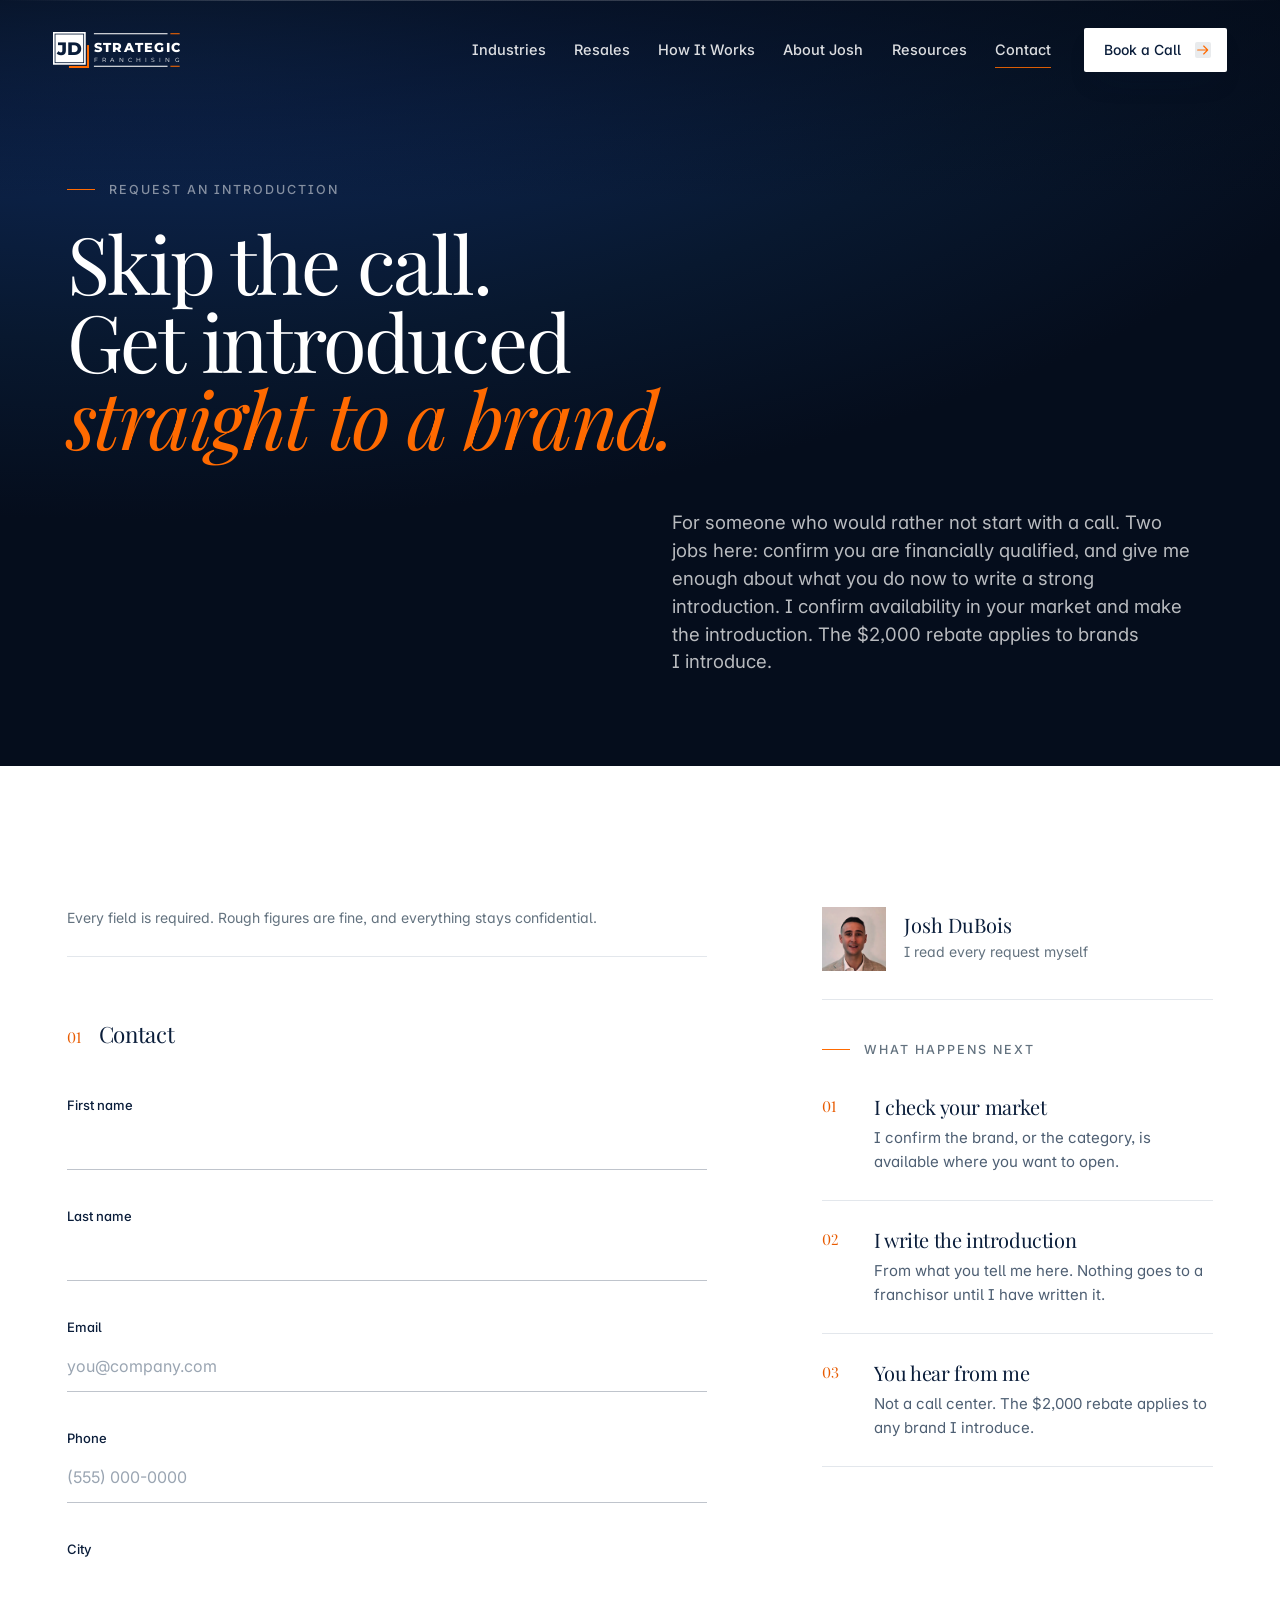
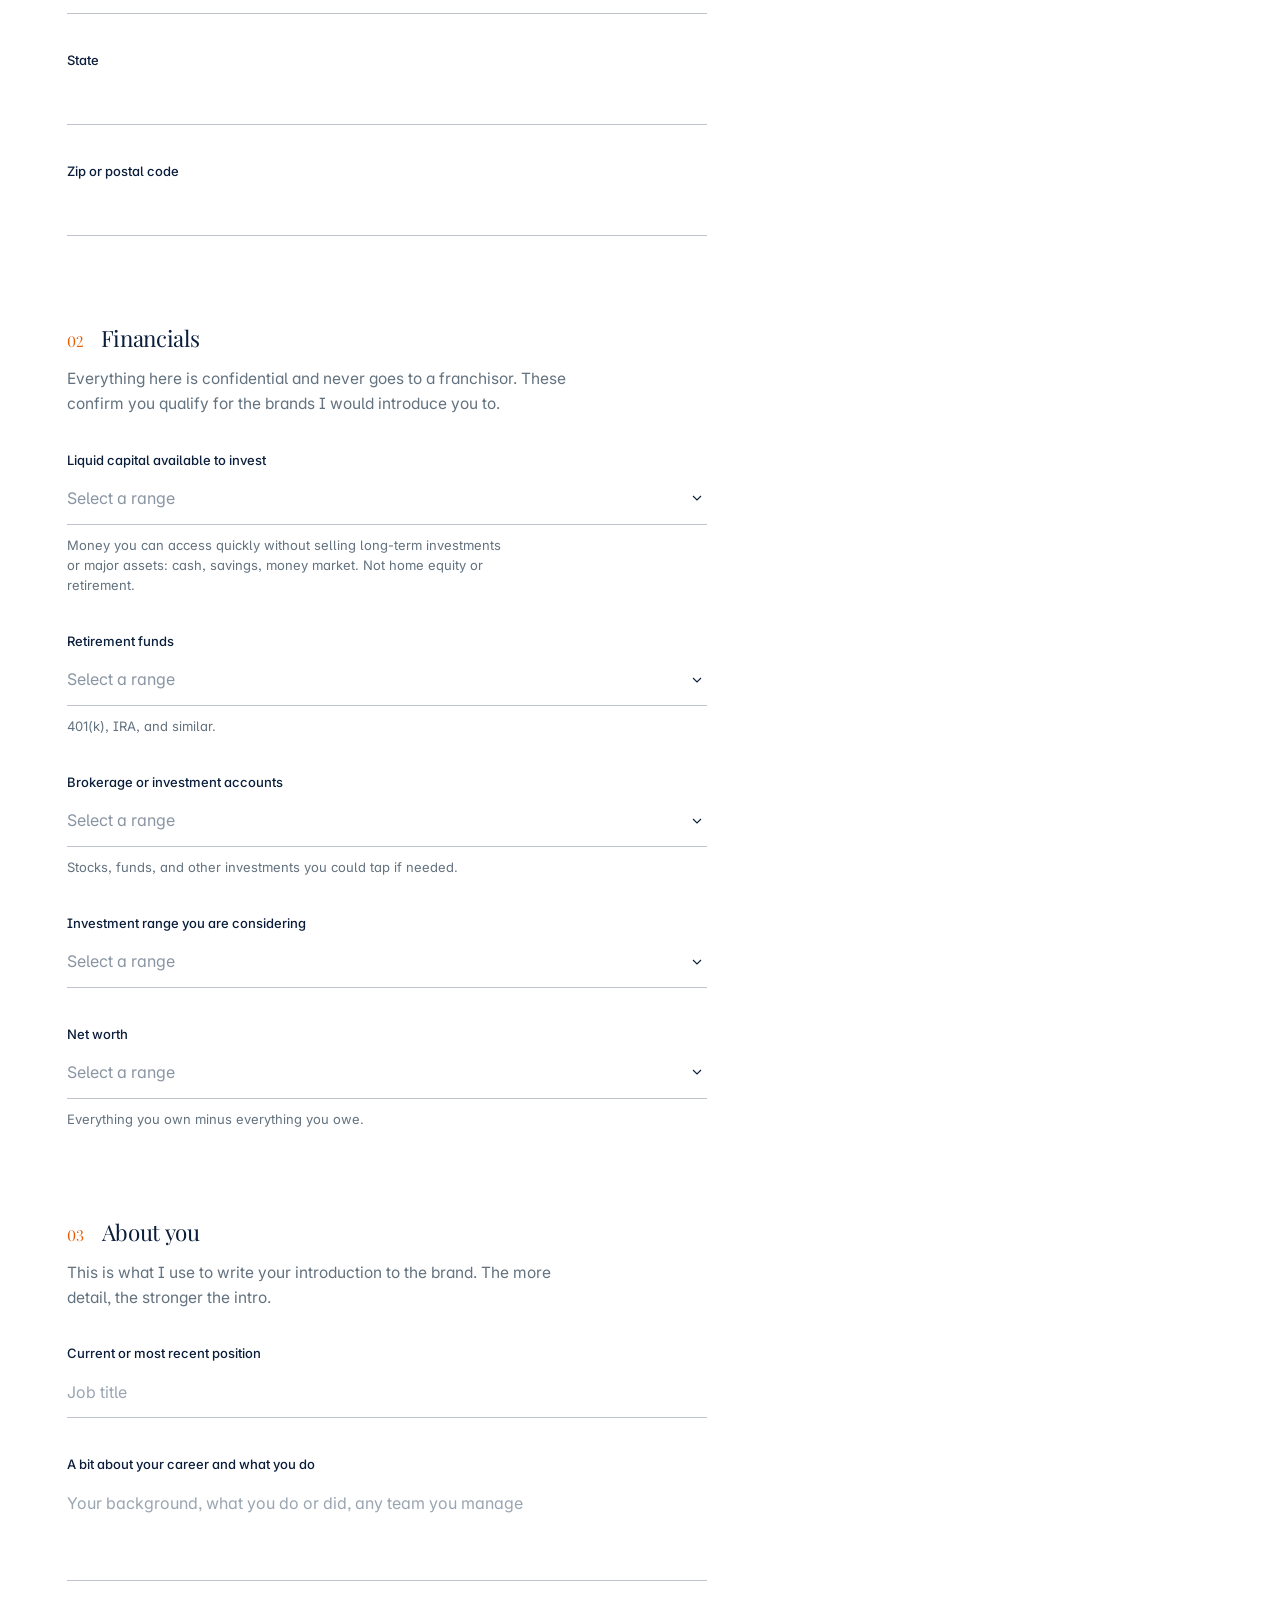
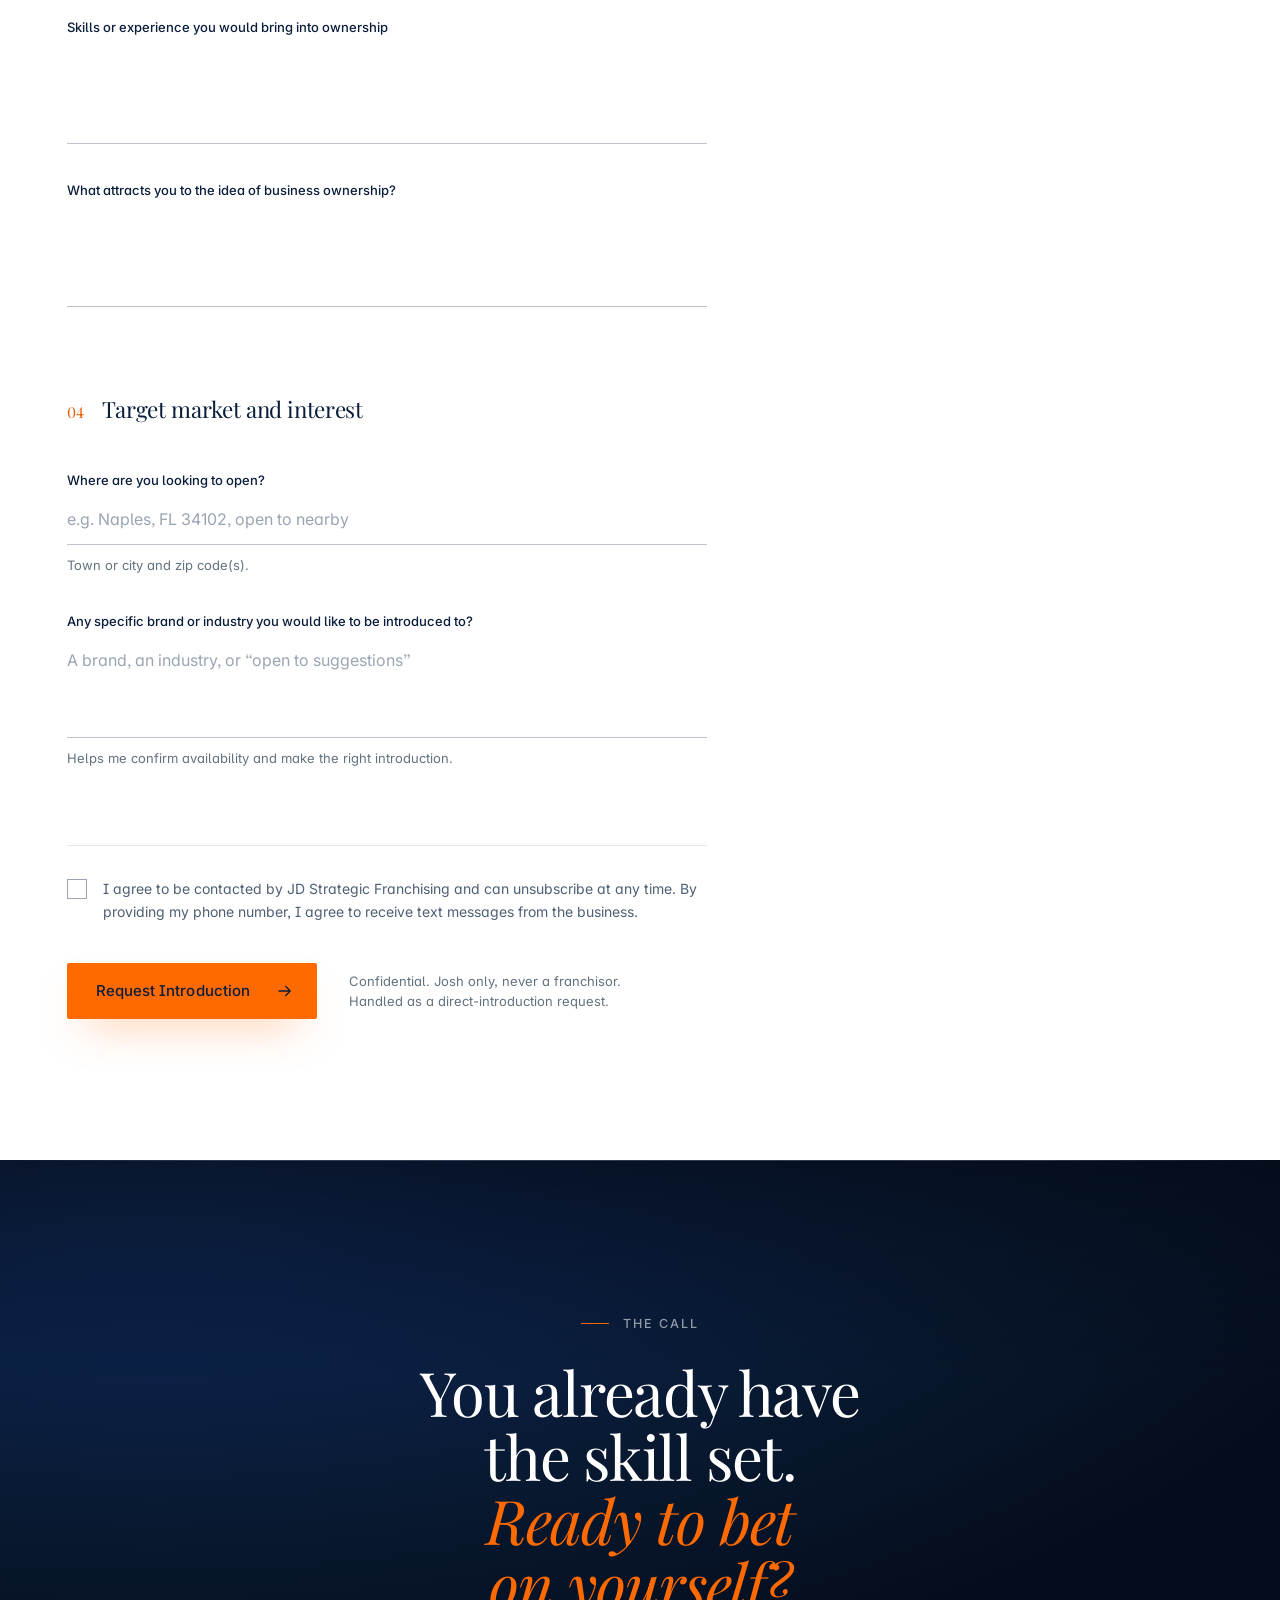
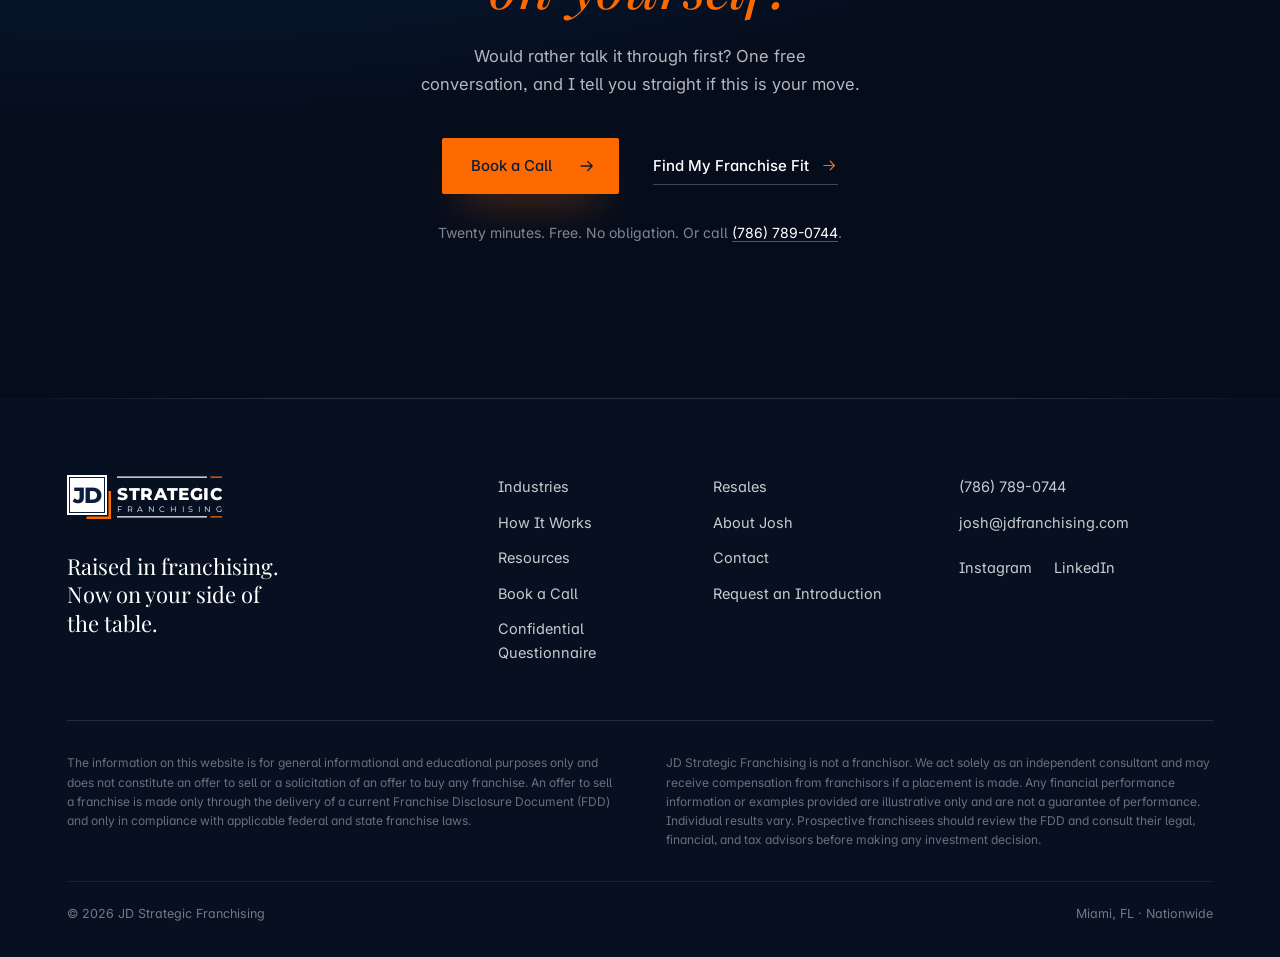
<file: request.html>
<!doctype html>
<html lang="en">
<head>
<meta charset="utf-8">
<meta name="viewport" content="width=device-width, initial-scale=1, viewport-fit=cover">
<title>Request an Introduction | JD Strategic Franchising</title>
<meta name="description" content="Skip the call and be introduced straight to a franchise brand. Confirm you qualify, tell Josh what you do now, and he writes the introduction.">
<meta name="theme-color" content="#0A1D3A">
<link rel="canonical" href="https://jdfranchising.com/request.html">
<meta property="og:type" content="website">
<meta property="og:title" content="Book a Call | JD Strategic Franchising">
<meta property="og:description" content="Raised in franchising. Now on your side of the table.">
<link rel="icon" type="image/png" sizes="64x64" href="assets/favicon.png">
<link rel="apple-touch-icon" sizes="180x180" href="assets/apple-touch-icon.png">
<meta property="og:image" content="assets/og.jpg">
<meta property="og:url" content="https://javmartz04-ship-it.github.io/jd-strategic-site/contact.html">
<meta name="twitter:card" content="summary_large_image">
<meta name="twitter:image" content="assets/og.jpg">
<link rel="preconnect" href="https://fonts.googleapis.com">
<link rel="preconnect" href="https://fonts.gstatic.com" crossorigin>
<link href="https://fonts.googleapis.com/css2?family=Playfair+Display:ital,wght@0,400..800;1,400..700&family=Inter:opsz,wght@14..32,400..700&family=Montserrat:wght@400;800&display=swap" rel="stylesheet">
<link rel="stylesheet" href="assets/site.css">
<link rel="stylesheet" href="assets/lux.css">
<link rel="stylesheet" href="assets/p-request.css">
</head>
<body class="lux inner">
<svg width="0" height="0" style="position:absolute" aria-hidden="true">
  <symbol id="jd-mark" viewBox="0 0 620 176">
    <rect x="0" y="0" width="160" height="160" fill="var(--logo-box,#0A1D3A)"/>
    <rect x="10" y="10" width="140" height="140" fill="none" stroke="var(--logo-on-box,#fff)" stroke-width="4"/>
    <text x="80" y="111" text-anchor="middle" font-family="Montserrat,Inter,system-ui,sans-serif" font-weight="800" font-size="88" letter-spacing="-3" fill="var(--logo-on-box,#fff)">JD</text>
    <rect x="166" y="64" width="10" height="112" fill="#FF6A00"/>
    <rect x="78" y="166" width="98" height="10" fill="#FF6A00"/>
    <rect x="200" y="6" width="360" height="5" fill="currentColor"/>
    <rect x="574" y="6" width="46" height="5" fill="#FF6A00"/>
    <text x="200" y="98" font-family="Montserrat,Inter,system-ui,sans-serif" font-weight="800" font-size="66" textLength="420" lengthAdjust="spacing" fill="currentColor">STRATEGIC</text>
    <text x="201" y="148" font-family="Montserrat,Inter,system-ui,sans-serif" font-weight="400" font-size="30" textLength="418" lengthAdjust="spacing" fill="currentColor">FRANCHISING</text>
    <rect x="200" y="165" width="360" height="5" fill="currentColor"/>
    <rect x="574" y="165" width="46" height="5" fill="#FF6A00"/>
  </symbol>
  <symbol id="jd-box" viewBox="0 0 176 176">
    <rect x="0" y="0" width="160" height="160" fill="var(--logo-box,#0A1D3A)"/>
    <rect x="10" y="10" width="140" height="140" fill="none" stroke="var(--logo-on-box,#fff)" stroke-width="4"/>
    <text x="80" y="111" text-anchor="middle" font-family="Montserrat,Inter,system-ui,sans-serif" font-weight="800" font-size="88" letter-spacing="-3" fill="var(--logo-on-box,#fff)">JD</text>
    <rect x="166" y="64" width="10" height="112" fill="#FF6A00"/>
    <rect x="78" y="166" width="98" height="10" fill="#FF6A00"/>
  </symbol>
  <symbol id="i-arrow" viewBox="0 0 24 24"><path d="M4 12h15M13 6l6 6-6 6" fill="none" stroke="currentColor" stroke-width="1.7" stroke-linecap="round" stroke-linejoin="round"/></symbol>
  <symbol id="i-play" viewBox="0 0 24 24"><path d="M8 5.5v13l10.5-6.5z" fill="currentColor"/></symbol>
</svg>
<header class="nav" id="nav">
  <div class="nav-in">
    <a class="brand" href="index.html" aria-label="JD Strategic Franchising, home"><svg class="logo" role="img" aria-label="JD Strategic Franchising"><use href="#jd-mark"/></svg></a>
    <nav class="nav-links" aria-label="Primary">
      <a href="industries.html">Industries</a><a href="resales.html">Resales</a><a href="process.html">How It Works</a><a href="about.html">About Josh</a><a href="podcast.html">Resources</a><a href="contact.html" aria-current="page">Contact</a>
    </nav>
    <a class="nav-cta" href="book.html">Book a Call<i aria-hidden="true"><svg><use href="#i-arrow"/></svg></i></a>
    <button class="burger" id="burger" aria-label="Open menu" aria-expanded="false" aria-controls="mmenu"><span></span></button>
  </div>
  <div class="nav-prog" id="navProg" aria-hidden="true"></div>
</header>
<div class="mmenu" id="mmenu">
  <a href="index.html">Home</a><a href="industries.html">Industries</a><a href="resales.html">Resales</a><a href="process.html">How It Works</a><a href="about.html">About Josh</a><a href="podcast.html">Resources</a><a href="contact.html">Contact</a>
  <a class="btn btn-accent" href="book.html">Book a Call<svg aria-hidden="true"><use href="#i-arrow"/></svg></a>
</div>

<main id="top">
<section class="page-head dark" aria-labelledby="ph">
  <div class="wrap"><div class="ch-open"><div class="ch-head"><p class="ch-run"><i></i>Request an introduction</p><h1 class="ch-title" id="ph">Skip the call. Get introduced <span class="it">straight to a brand.</span></h1></div></div>
  <p class="lede">For someone who would rather not start with a call. Two jobs here: confirm you are financially qualified, and give me enough about what you do now to write a strong introduction. I confirm availability in your market and make the introduction. The $2,000 rebate applies to brands I introduce.</p></div>
</section>

<section class="x-sec rq2" id="form" aria-label="Introduction request form">
  <div class="x-wrap rq2-g">
    <div class="rq2-main">
      <form class="rform" id="rform" novalidate>
        <p class="rq2-note">Every field is required. Rough figures are fine, and everything stays confidential.</p>
        <fieldset class="rf-set"><legend><span class="rf-n">01</span>Contact</legend><div class="rf-grid">
          <label class="rf-f"><span class="fl">First name</span><input name="first" type="text" autocomplete="given-name" data-req aria-required="true"><span class="fiterr">Please fill this in.</span></label>
          <label class="rf-f"><span class="fl">Last name</span><input name="last" type="text" autocomplete="family-name" data-req aria-required="true"><span class="fiterr">Please fill this in.</span></label>
          <label class="rf-f"><span class="fl">Email</span><input name="email" type="email" placeholder="you@company.com" autocomplete="email" data-req aria-required="true"><span class="fiterr">Enter a valid email address.</span></label>
          <label class="rf-f"><span class="fl">Phone</span><input name="phone" type="tel" placeholder="(555) 000-0000" autocomplete="tel" data-req aria-required="true" inputmode="tel"><span class="fiterr">Enter a 10-digit phone number.</span></label>
          <label class="rf-f"><span class="fl">City</span><input name="city" type="text" autocomplete="address-level2" data-req aria-required="true"><span class="fiterr">Please fill this in.</span></label>
          <label class="rf-f"><span class="fl">State</span><input name="state" type="text" autocomplete="address-level1" data-req aria-required="true"><span class="fiterr">Please fill this in.</span></label>
          <label class="rf-f"><span class="fl">Zip or postal code</span><input name="zip" type="text" autocomplete="postal-code" data-req aria-required="true" inputmode="numeric"><span class="fiterr">Please fill this in.</span></label>
        </div></fieldset>
        <fieldset class="rf-set"><legend><span class="rf-n">02</span>Financials</legend><p class="rf-lead">Everything here is confidential and never goes to a franchisor. These confirm you qualify for the brands I would introduce you to.</p><div class="rf-grid">
          <label class="rf-f"><span class="fl">Liquid capital available to invest</span><select name="liquid" data-req required><option value="">Select a range</option><option>$50K to $75K</option><option>$75K to $100K</option><option>$100K to $150K</option><option>$150K to $200K</option><option>$200K to $250K</option><option>$250K to $500K</option><option>$500K to $1M</option><option>$1M to $2M</option><option>$2M+</option></select><span class="fh">Money you can access quickly without selling long-term investments or major assets: cash, savings, money market. Not home equity or retirement.</span><span class="fiterr">Please choose a range.</span></label>
          <label class="rf-f"><span class="fl">Retirement funds</span><select name="retirement" data-req required><option value="">Select a range</option><option>None</option><option>Under $50K</option><option>$50K to $100K</option><option>$100K to $250K</option><option>$250K to $500K</option><option>$500K to $1M</option><option>$1M+</option></select><span class="fh">401(k), IRA, and similar.</span><span class="fiterr">Please choose a range.</span></label>
          <label class="rf-f"><span class="fl">Brokerage or investment accounts</span><select name="brokerage" data-req required><option value="">Select a range</option><option>None</option><option>Under $50K</option><option>$50K to $100K</option><option>$100K to $250K</option><option>$250K to $500K</option><option>$500K to $1M</option><option>$1M+</option></select><span class="fh">Stocks, funds, and other investments you could tap if needed.</span><span class="fiterr">Please choose a range.</span></label>
          <label class="rf-f"><span class="fl">Investment range you are considering</span><select name="invest" data-req required><option value="">Select a range</option><option>Under $100K</option><option>$100K to $250K</option><option>$250K to $500K</option><option>$500K to $1M</option><option>$1M+</option><option>Not sure yet</option></select><span class="fiterr">Please choose a range.</span></label>
          <label class="rf-f"><span class="fl">Net worth</span><select name="networth" data-req required><option value="">Select a range</option><option>Under $250K</option><option>$250K to $500K</option><option>$500K to $1M</option><option>$1M to $2M</option><option>$2M to $5M</option><option>$5M+</option></select><span class="fh">Everything you own minus everything you owe.</span><span class="fiterr">Please choose a range.</span></label>
        </div></fieldset>
        <fieldset class="rf-set"><legend><span class="rf-n">03</span>About you</legend><p class="rf-lead">This is what I use to write your introduction to the brand. The more detail, the stronger the intro.</p><div class="rf-grid">
          <label class="rf-f"><span class="fl">Current or most recent position</span><input name="position" type="text" placeholder="Job title" autocomplete="organization-title" data-req aria-required="true"><span class="fiterr">Please fill this in.</span></label>
          <label class="rf-f"><span class="fl">A bit about your career and what you do</span><textarea name="career" rows="3" placeholder="Your background, what you do or did, any team you manage" data-req aria-required="true"></textarea><span class="fiterr">Please fill this in.</span></label>
          <label class="rf-f"><span class="fl">Skills or experience you would bring into ownership</span><textarea name="skills" rows="3" data-req aria-required="true"></textarea><span class="fiterr">Please fill this in.</span></label>
          <label class="rf-f"><span class="fl">What attracts you to the idea of business ownership?</span><textarea name="attracts" rows="3" data-req aria-required="true"></textarea><span class="fiterr">Please fill this in.</span></label>
        </div></fieldset>
        <fieldset class="rf-set"><legend><span class="rf-n">04</span>Target market and interest</legend><div class="rf-grid">
          <label class="rf-f"><span class="fl">Where are you looking to open?</span><input name="markets" type="text" placeholder="e.g. Naples, FL 34102, open to nearby" autocomplete="off" data-req aria-required="true"><span class="fh">Town or city and zip code(s).</span><span class="fiterr">Please fill this in.</span></label>
          <label class="rf-f"><span class="fl">Any specific brand or industry you would like to be introduced to?</span><textarea name="interest" rows="3" placeholder="A brand, an industry, or &ldquo;open to suggestions&rdquo;" data-req aria-required="true"></textarea><span class="fh">Helps me confirm availability and make the right introduction.</span><span class="fiterr">Please fill this in.</span></label>
        </div></fieldset>
        <label class="consent rf-consent"><input type="checkbox" name="consent" aria-required="true"><span>I agree to be contacted by JD Strategic Franchising and can unsubscribe at any time. By providing my phone number, I agree to receive text messages from the business.</span></label>
        <div class="rf-nav"><button type="submit" class="btn btn-accent">Request Introduction<svg aria-hidden="true"><use href="#i-arrow"/></svg></button><p class="rq2-fine">Confidential. Josh only, never a franchisor. Handled as a direct-introduction request.</p></div>
      </form>
      <div class="rf-done" id="rfDone" hidden>
        <p class="x-run">Request received</p>
        <h2 class="x-h2" id="rfDoneH">Thanks. Your request is in.</h2>
        <p class="x-body">I will confirm availability in your market and make your introduction shortly. If a brand you named is not available where you are, I will say so and suggest what is.</p>
        <a class="x-link" href="index.html">Back To The Home Page<svg aria-hidden="true"><use href="#i-arrow"/></svg></a>
      </div>
    </div>
    <aside class="rq2-rail" aria-label="What happens next">
      <div class="rq2-stick">
        <div class="rq2-who" data-r><img src="assets/josh/face.jpg" width="320" height="320" alt="Josh DuBois" loading="lazy" decoding="async"><p><b>Josh DuBois</b><span>I read every request myself</span></p></div>
        <p class="x-run" data-r>What happens next</p>
        <ol class="rq2-next" data-r data-d="1">
          <li><span class="rq2-n">01</span><div><h3>I check your market</h3><p>I confirm the brand, or the category, is available where you want to open.</p></div></li>
          <li><span class="rq2-n">02</span><div><h3>I write the introduction</h3><p>From what you tell me here. Nothing goes to a franchisor until I have written it.</p></div></li>
          <li><span class="rq2-n">03</span><div><h3>You hear from me</h3><p>Not a call center. The $2,000 rebate applies to any brand I introduce.</p></div></li>
        </ol>
      </div>
    </aside>
  </div>
</section>

<section class="dark rq2-close" id="cta" aria-labelledby="t7">
  <div class="x-wrap">
    <p class="x-run on-dark" data-r>The call</p>
    <h2 class="x-h2" id="t7" data-r>You already have the skill set. <span class="it">Ready to bet on yourself?</span></h2>
    <p class="x-body" data-r data-d="1">Would rather talk it through first? One free conversation, and I tell you straight if this is your move.</p>
    <div class="x-acts" data-r data-d="2"><a class="btn btn-accent" href="book.html">Book a Call<svg aria-hidden="true"><use href="#i-arrow"/></svg></a><a class="x-link" href="index.html#fit">Find My Franchise Fit<svg aria-hidden="true"><use href="#i-arrow"/></svg></a></div>
    <p class="x-fine" data-r data-d="3">Twenty minutes. Free. No obligation. Or call <a href="tel:+17867890744">(786) 789-0744</a>.</p>
  </div>
</section>
</main>

<footer class="x-foot foot">
  <div class="x-wrap">
    <div class="x-foot-g">
      <div class="x-foot-b">
        <a class="brand" href="index.html" aria-label="JD Strategic Franchising, home"><svg class="logo" role="img" aria-label="JD Strategic Franchising"><use href="#jd-mark"/></svg></a>
        <p>Raised in franchising. Now on your side of the table.</p>
      </div>
      <nav class="x-foot-n" aria-label="Footer">
        <a href="industries.html">Industries</a><a href="resales.html">Resales</a><a href="process.html">How It Works</a><a href="about.html">About Josh</a><a href="podcast.html">Resources</a><a href="contact.html">Contact</a><a href="book.html">Book a Call</a><a href="request.html">Request an Introduction</a><a href="questionnaire.html">Confidential Questionnaire</a>
      </nav>
      <div class="x-foot-c">
        <a href="tel:+17867890744">(786) 789-0744</a><a href="mailto:josh@jdfranchising.com">josh@jdfranchising.com</a>
        <span class="x-soc"><a href="https://www.instagram.com/jdstrategic" target="_blank" rel="noopener">Instagram</a><a href="https://www.linkedin.com/in/joshhdubois" target="_blank" rel="noopener">LinkedIn</a></span>
      </div>
    </div>
    <div class="x-legal"><p>The information on this website is for general informational and educational purposes only and does not constitute an offer to sell or a solicitation of an offer to buy any franchise. An offer to sell a franchise is made only through the delivery of a current Franchise Disclosure Document (FDD) and only in compliance with applicable federal and state franchise laws.</p><p>JD Strategic Franchising is not a franchisor. We act solely as an independent consultant and may receive compensation from franchisors if a placement is made. Any financial performance information or examples provided are illustrative only and are not a guarantee of performance. Individual results vary. Prospective franchisees should review the FDD and consult their legal, financial, and tax advisors before making any investment decision.</p></div>
    <div class="x-copy"><span>&copy; 2026 JD Strategic Franchising</span><span>Miami, FL &middot; Nationwide</span></div>
  </div>
</footer>
<script src="assets/site.js"></script>
<script src="assets/lux.js"></script>
</body>
</html>
</file>
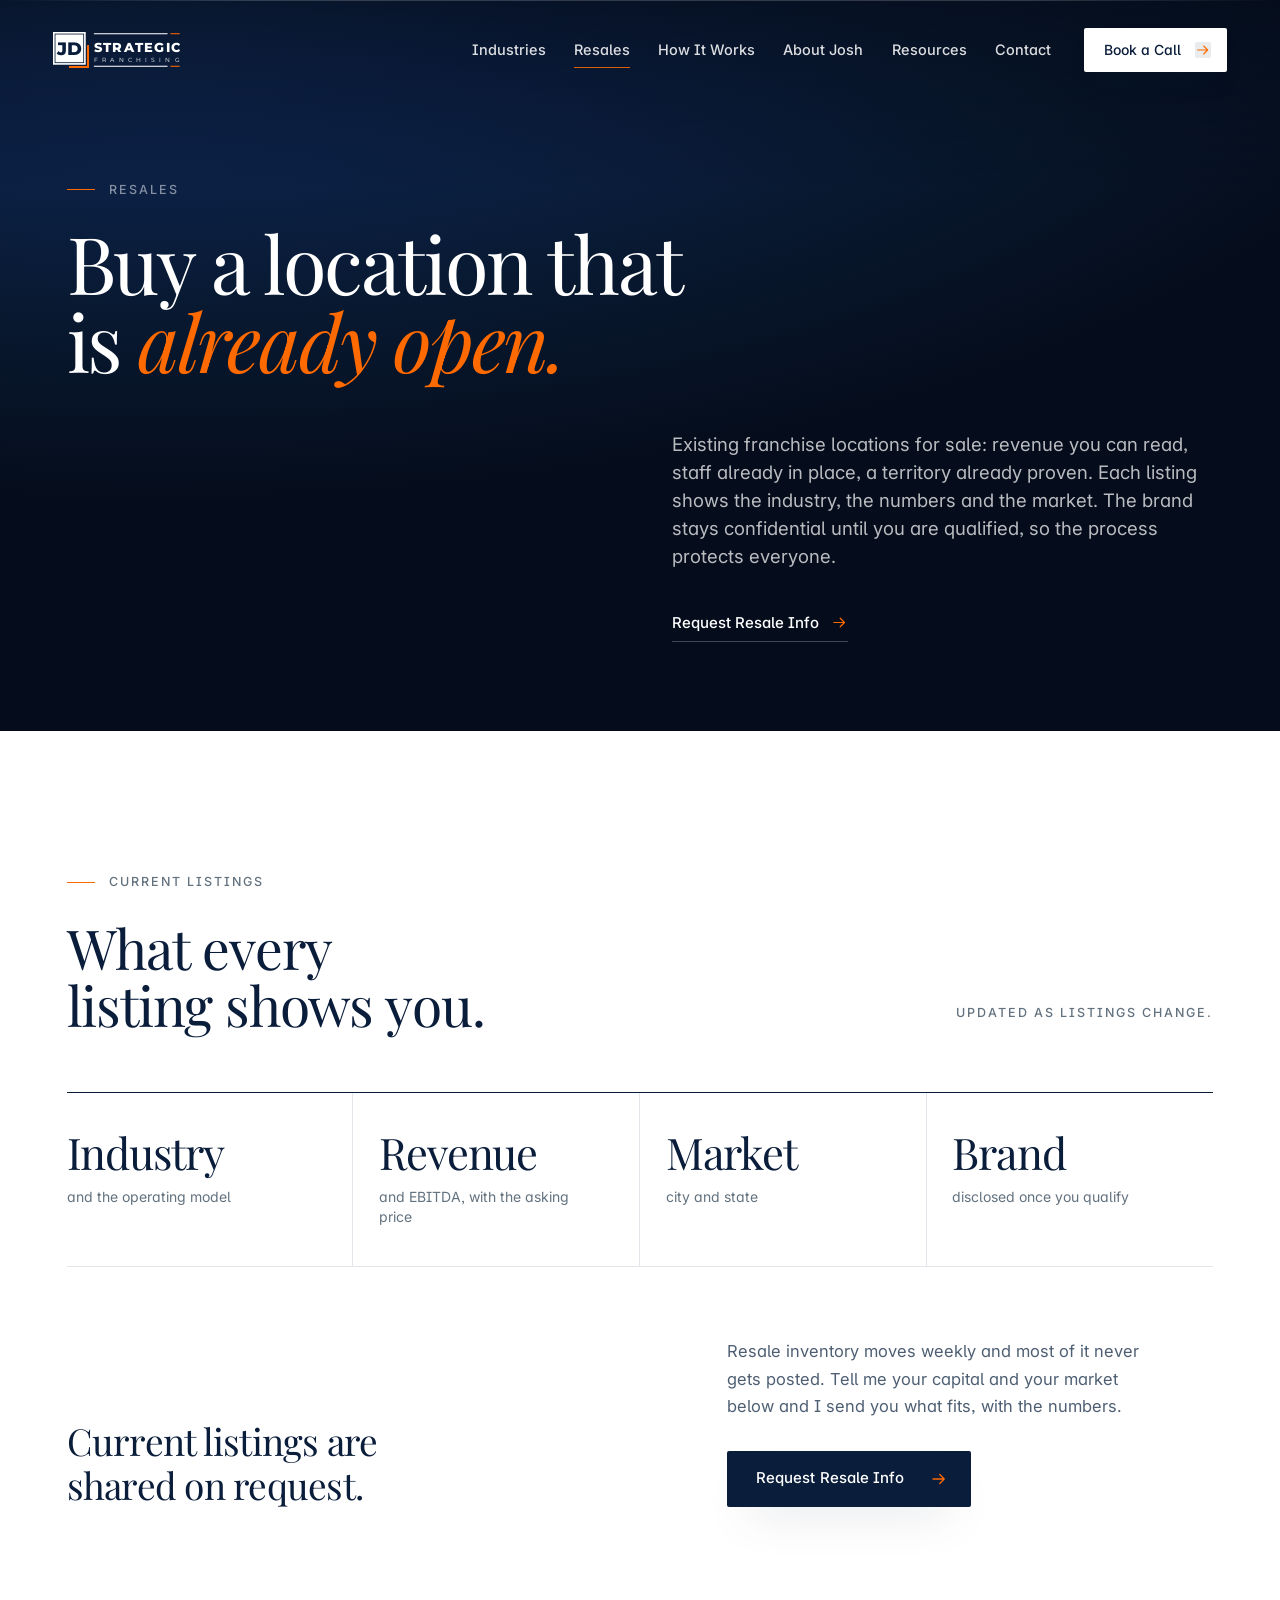
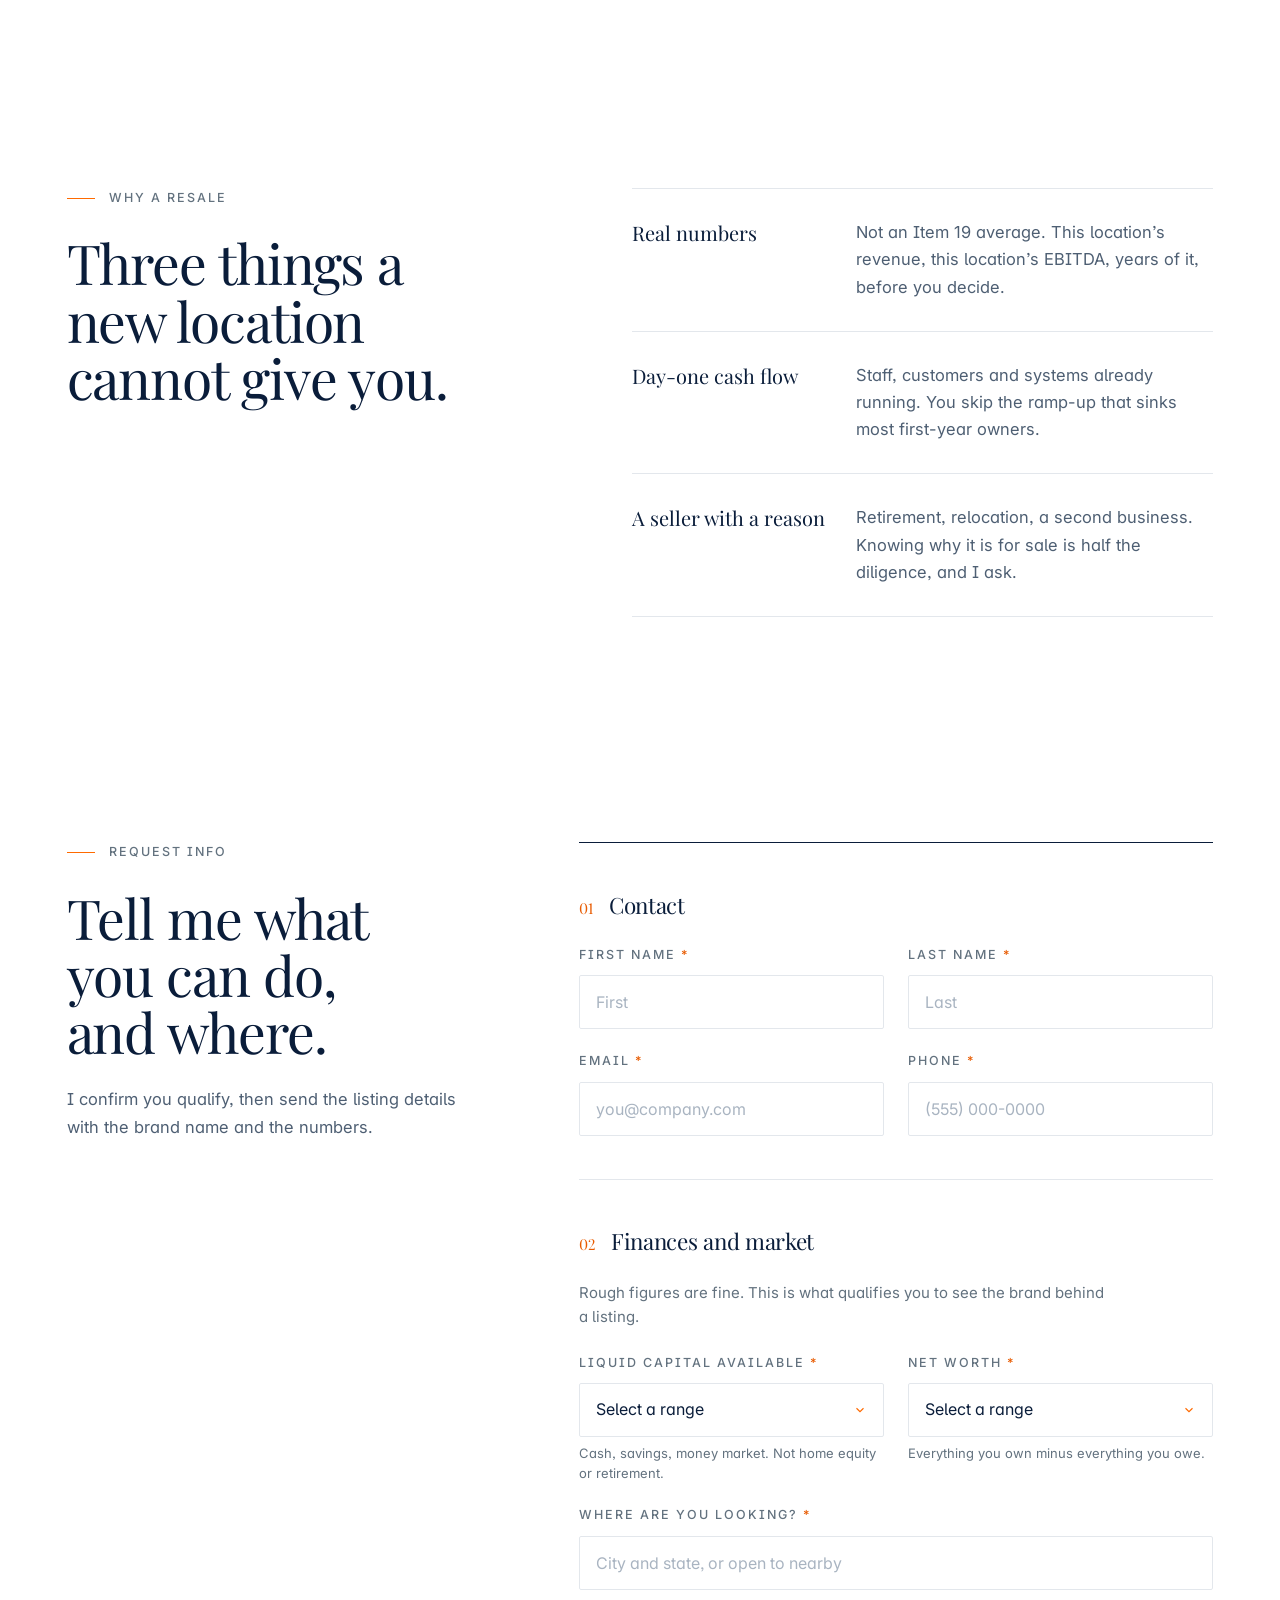
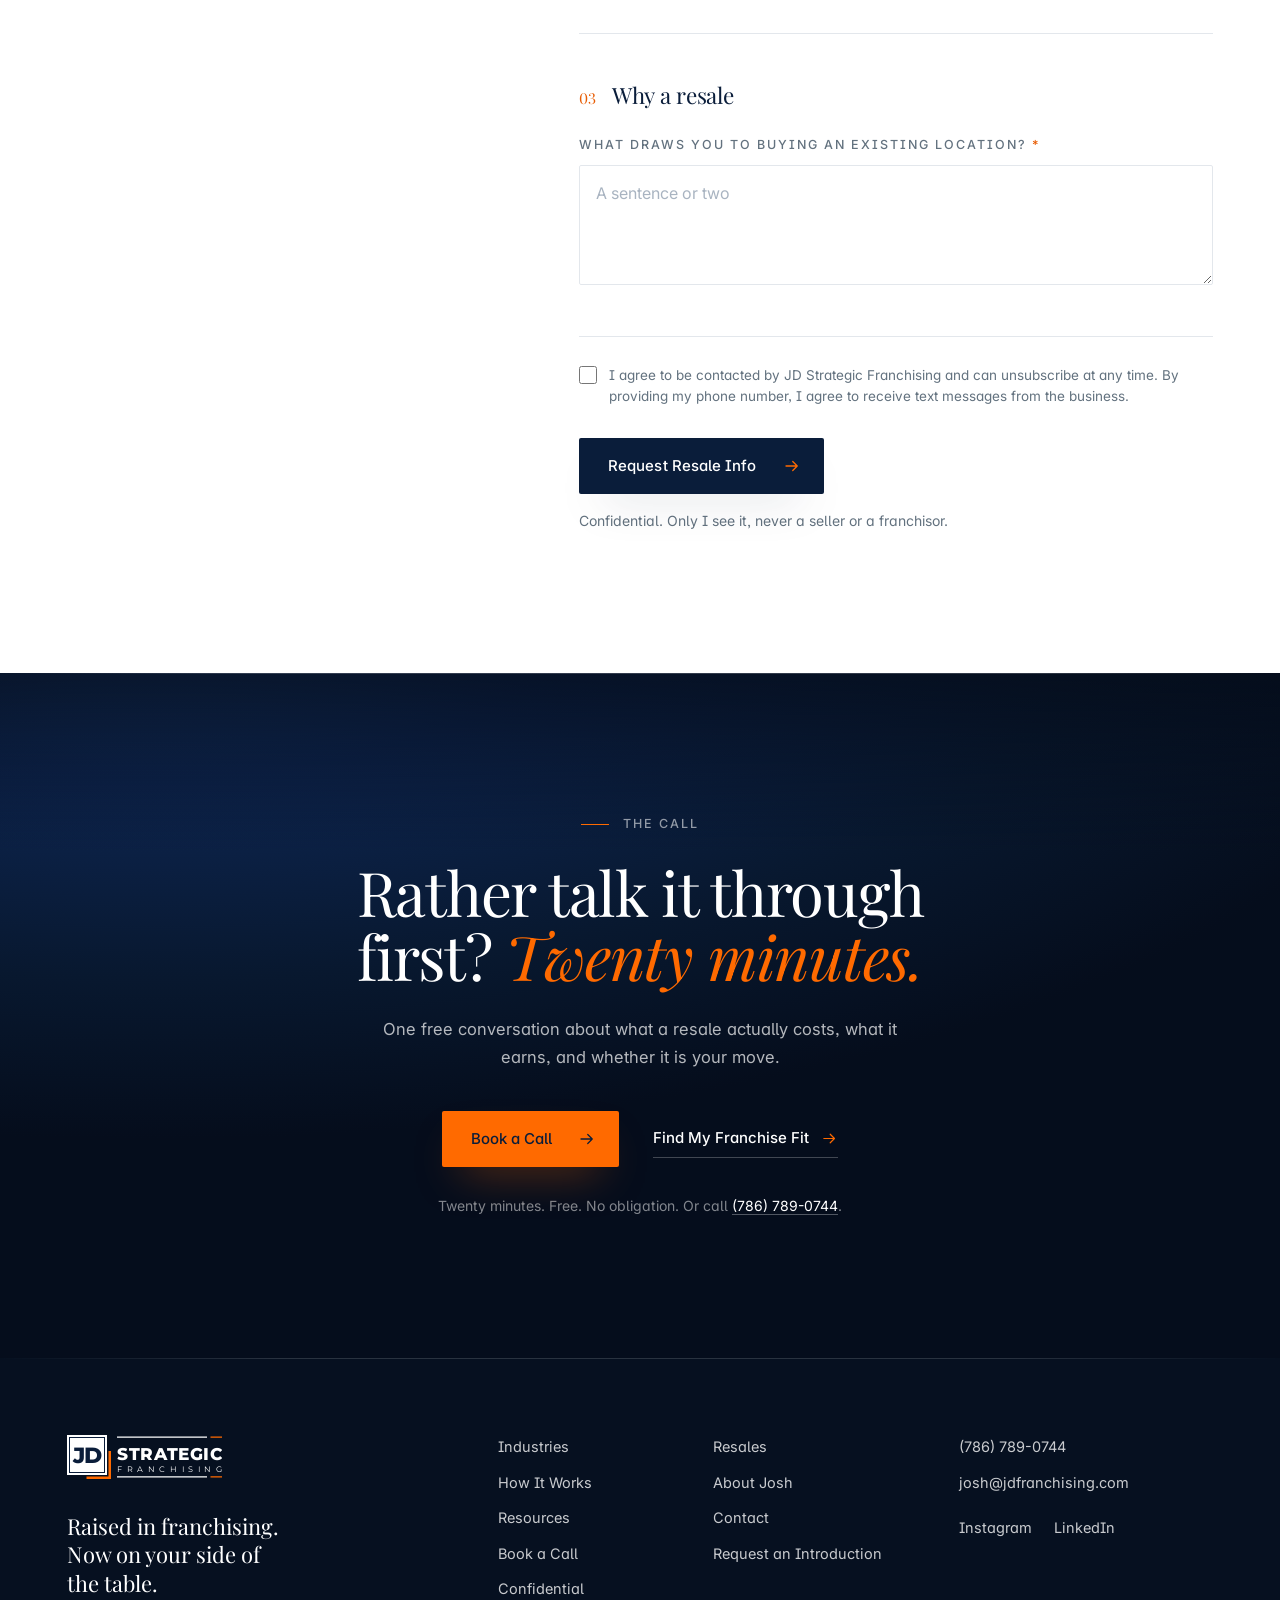
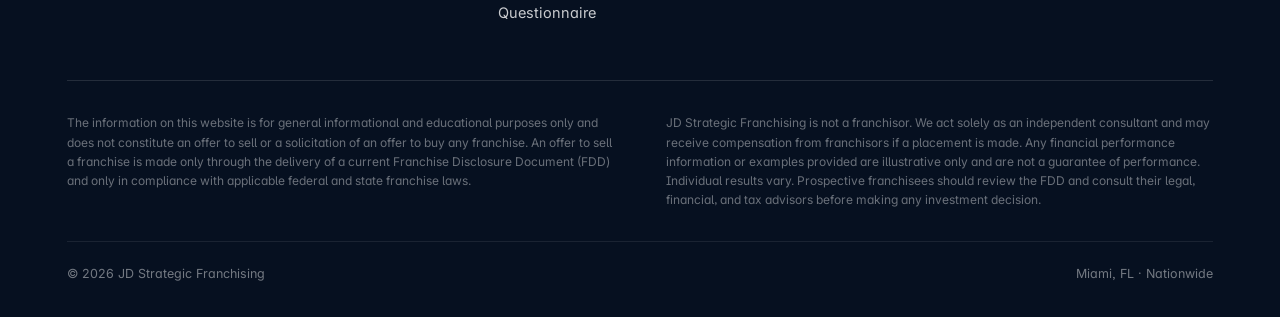
<file: resales.html>
<!doctype html>
<html lang="en">
<head>
<meta charset="utf-8">
<meta name="viewport" content="width=device-width, initial-scale=1, viewport-fit=cover">
<title>Franchise Resales: Existing Locations for Sale | JD Strategic Franchising</title>
<meta name="description" content="Existing franchise locations for sale. Industry, revenue, EBITDA and market on every listing; the brand is disclosed once you qualify. Request info from Josh DuBois.">
<meta name="theme-color" content="#0A1D3A">
<link rel="canonical" href="https://jdfranchising.com/resales.html">
<meta property="og:type" content="website">
<meta property="og:title" content="Franchise Resales: Existing Locations for Sale | JD Strategic Franchising">
<meta property="og:description" content="Raised in franchising. Now on your side of the table.">
<link rel="icon" type="image/png" sizes="64x64" href="assets/favicon.png">
<link rel="apple-touch-icon" sizes="180x180" href="assets/apple-touch-icon.png">
<meta property="og:image" content="assets/og.jpg">
<meta property="og:url" content="https://jdfranchising.com/resales.html">
<meta name="twitter:card" content="summary_large_image">
<meta name="twitter:image" content="assets/og.jpg">
<link rel="preconnect" href="https://fonts.googleapis.com">
<link rel="preconnect" href="https://fonts.gstatic.com" crossorigin>
<link href="https://fonts.googleapis.com/css2?family=Playfair+Display:ital,wght@0,400..800;1,400..700&family=Inter:opsz,wght@14..32,400..700&family=Montserrat:wght@400;800&display=swap" rel="stylesheet">
<link rel="stylesheet" href="assets/site.css">
<link rel="stylesheet" href="assets/lux.css">
<link rel="stylesheet" href="assets/p-resales.css">
</head>
<body class="lux">
<svg width="0" height="0" style="position:absolute" aria-hidden="true">
  <symbol id="jd-mark" viewBox="0 0 620 176">
    <rect x="0" y="0" width="160" height="160" fill="var(--logo-box,#0A1D3A)"/>
    <rect x="10" y="10" width="140" height="140" fill="none" stroke="var(--logo-on-box,#fff)" stroke-width="4"/>
    <text x="80" y="111" text-anchor="middle" font-family="Montserrat,Inter,system-ui,sans-serif" font-weight="800" font-size="88" letter-spacing="-3" fill="var(--logo-on-box,#fff)">JD</text>
    <rect x="166" y="64" width="10" height="112" fill="#FF6A00"/>
    <rect x="78" y="166" width="98" height="10" fill="#FF6A00"/>
    <rect x="200" y="6" width="360" height="5" fill="currentColor"/>
    <rect x="574" y="6" width="46" height="5" fill="#FF6A00"/>
    <text x="200" y="98" font-family="Montserrat,Inter,system-ui,sans-serif" font-weight="800" font-size="66" textLength="420" lengthAdjust="spacing" fill="currentColor">STRATEGIC</text>
    <text x="201" y="148" font-family="Montserrat,Inter,system-ui,sans-serif" font-weight="400" font-size="30" textLength="418" lengthAdjust="spacing" fill="currentColor">FRANCHISING</text>
    <rect x="200" y="165" width="360" height="5" fill="currentColor"/>
    <rect x="574" y="165" width="46" height="5" fill="#FF6A00"/>
  </symbol>
  <symbol id="jd-box" viewBox="0 0 176 176">
    <rect x="0" y="0" width="160" height="160" fill="var(--logo-box,#0A1D3A)"/>
    <rect x="10" y="10" width="140" height="140" fill="none" stroke="var(--logo-on-box,#fff)" stroke-width="4"/>
    <text x="80" y="111" text-anchor="middle" font-family="Montserrat,Inter,system-ui,sans-serif" font-weight="800" font-size="88" letter-spacing="-3" fill="var(--logo-on-box,#fff)">JD</text>
    <rect x="166" y="64" width="10" height="112" fill="#FF6A00"/>
    <rect x="78" y="166" width="98" height="10" fill="#FF6A00"/>
  </symbol>
  <symbol id="i-arrow" viewBox="0 0 24 24"><path d="M4 12h15M13 6l6 6-6 6" fill="none" stroke="currentColor" stroke-width="1.7" stroke-linecap="round" stroke-linejoin="round"/></symbol>
  <symbol id="i-play" viewBox="0 0 24 24"><path d="M8 5.5v13l10.5-6.5z" fill="currentColor"/></symbol>
</svg>
<header class="nav" id="nav">
  <div class="nav-in">
    <a class="brand" href="index.html" aria-label="JD Strategic Franchising, home"><svg class="logo" role="img" aria-label="JD Strategic Franchising"><use href="#jd-mark"/></svg></a>
    <nav class="nav-links" aria-label="Primary">
      <a href="industries.html">Industries</a><a href="resales.html" aria-current="page">Resales</a><a href="process.html">How It Works</a><a href="about.html">About Josh</a><a href="podcast.html">Resources</a><a href="contact.html">Contact</a>
    </nav>
    <a class="nav-cta" href="book.html">Book a Call<i aria-hidden="true"><svg><use href="#i-arrow"/></svg></i></a>
    <button class="burger" id="burger" aria-label="Open menu" aria-expanded="false" aria-controls="mmenu"><span></span></button>
  </div>
  <div class="nav-prog" id="navProg" aria-hidden="true"></div>
</header>
<div class="mmenu" id="mmenu">
  <a href="index.html">Home</a><a href="industries.html">Industries</a><a href="resales.html">Resales</a><a href="process.html">How It Works</a><a href="about.html">About Josh</a><a href="podcast.html">Resources</a><a href="contact.html">Contact</a>
  <a class="btn btn-accent" href="book.html">Book a Call<svg aria-hidden="true"><use href="#i-arrow"/></svg></a>
</div>
<main id="top">
<section class="page-head dark" aria-labelledby="ph">
  <div class="wrap"><div class="ch-open"><div class="ch-head"><p class="ch-run"><i></i>Resales</p><h1 class="ch-title" id="ph">Buy a location that is <span class="it">already open.</span></h1></div></div>
  <p class="lede">Existing franchise locations for sale: revenue you can read, staff already in place, a territory already proven. Each listing shows the industry, the numbers and the market. The brand stays confidential until you are qualified, so the process protects everyone.</p>
  <div class="ph-act"><a class="x-link" href="#rsform">Request Resale Info<svg aria-hidden="true"><use href="#i-arrow"/></svg></a></div></div>
</section>

<section class="x-sec rs-desk" id="listings" aria-labelledby="tl">
  <div class="x-wrap">
    <div class="rs-top">
      <div>
        <p class="x-run" data-r>Current listings</p>
        <h2 id="tl" class="x-h2" data-r>What every listing shows you.</h2>
      </div>
      <p class="rs-meta" id="rsMeta" data-r data-d="1">Updated as listings change.</p>
    </div>
    <ul class="x-ledger rs-shows" aria-label="What every listing shows">
      <li data-r><b>Industry</b><span>and the operating model</span></li>
      <li data-r data-d="1"><b>Revenue</b><span>and EBITDA, with the asking price</span></li>
      <li data-r data-d="2"><b>Market</b><span>city and state</span></li>
      <li data-r data-d="3"><b>Brand</b><span>disclosed once you qualify</span></li>
    </ul>
    <div class="rs-book">
      <div class="rs-cols" aria-hidden="true"><span>Industry and model</span><span>Market</span><span>Revenue</span><span>EBITDA</span><span>Asking</span><span></span></div>
      <ul class="rsgrid" id="rsGrid"></ul>
      <div class="rs-empty" id="rsEmpty" hidden>
        <p class="rs-empty-t">Current listings are shared on request.</p>
        <div class="rs-empty-r">
          <p>Resale inventory moves weekly and most of it never gets posted. Tell me your capital and your market below and I send you what fits, with the numbers.</p>
          <a class="btn btn-solid" href="#rsform">Request Resale Info<svg aria-hidden="true"><use href="#i-arrow"/></svg></a>
        </div>
      </div>
    </div>
  </div>
</section>

<section class="x-sec rs-why" id="why" aria-labelledby="tw">
  <div class="x-wrap rs-why-g">
    <div>
      <p class="x-run" data-r>Why a resale</p>
      <h2 id="tw" class="x-h2" data-r>Three things a new location cannot give you.</h2>
    </div>
    <dl class="x-defs">
      <div data-r><dt>Real numbers</dt><dd>Not an Item 19 average. This location&rsquo;s revenue, this location&rsquo;s EBITDA, years of it, before you decide.</dd></div>
      <div data-r data-d="1"><dt>Day-one cash flow</dt><dd>Staff, customers and systems already running. You skip the ramp-up that sinks most first-year owners.</dd></div>
      <div data-r data-d="2"><dt>A seller with a reason</dt><dd>Retirement, relocation, a second business. Knowing why it is for sale is half the diligence, and I ask.</dd></div>
    </dl>
  </div>
</section>

<section class="x-sec rs-req" id="rsform" aria-labelledby="tf">
  <div class="x-wrap rs-req-g">
    <div class="rs-req-l">
      <div class="x-sticky">
        <p class="x-run" data-r>Request info</p>
        <h2 id="tf" class="x-h2" data-r>Tell me what you can do, and where.</h2>
        <p class="x-body" data-r data-d="1">I confirm you qualify, then send the listing details with the brand name and the numbers.</p>
      </div>
    </div>
    <div class="rs-req-r" data-r data-d="1">
    <form class="rform rs-form" id="rsForm" novalidate>
          <div class="rs-picked" id="rsPicked" hidden><span class="k">Asking about</span><b id="rsPickedT"></b><button type="button" id="rsClear" aria-label="Clear the selected listing">&times;</button></div>
          <input type="hidden" name="listing" id="rsListing">
          <fieldset class="rf-set"><legend><span class="rf-n">01</span>Contact</legend><div class="rf-grid">
            <label class="rf-f"><span class="fl">First name <em aria-hidden="true">*</em></span><input name="first" type="text" placeholder="First" autocomplete="given-name" data-req><span class="fiterr">Please fill this in.</span></label>
            <label class="rf-f"><span class="fl">Last name <em aria-hidden="true">*</em></span><input name="last" type="text" placeholder="Last" autocomplete="family-name" data-req><span class="fiterr">Please fill this in.</span></label>
            <label class="rf-f"><span class="fl">Email <em aria-hidden="true">*</em></span><input name="email" type="email" placeholder="you@company.com" autocomplete="email" data-req><span class="fiterr">Enter a valid email address.</span></label>
            <label class="rf-f"><span class="fl">Phone <em aria-hidden="true">*</em></span><input name="phone" type="tel" placeholder="(555) 000-0000" autocomplete="tel" data-req inputmode="tel"><span class="fiterr">Enter a 10-digit phone number.</span></label>
          </div></fieldset>
          <fieldset class="rf-set"><legend><span class="rf-n">02</span>Finances and market</legend><p class="rf-lead">Rough figures are fine. This is what qualifies you to see the brand behind a listing.</p><div class="rf-grid">
            <label class="rf-f"><span class="fl">Liquid capital available <em aria-hidden="true">*</em></span><select name="liquid" data-req><option value="">Select a range</option><option>$50K to $75K</option><option>$75K to $100K</option><option>$100K to $150K</option><option>$150K to $200K</option><option>$200K to $250K</option><option>$250K to $500K</option><option>$500K to $1M</option><option>$1M to $2M</option><option>$2M+</option></select><span class="fh">Cash, savings, money market. Not home equity or retirement.</span><span class="fiterr">Please fill this in.</span></label>
            <label class="rf-f"><span class="fl">Net worth <em aria-hidden="true">*</em></span><select name="networth" data-req><option value="">Select a range</option><option>Under $250K</option><option>$250K to $500K</option><option>$500K to $1M</option><option>$1M to $2M</option><option>$2M to $5M</option><option>$5M+</option></select><span class="fh">Everything you own minus everything you owe.</span><span class="fiterr">Please fill this in.</span></label>
            <label class="rf-f wide"><span class="fl">Where are you looking? <em aria-hidden="true">*</em></span><input name="markets" type="text" placeholder="City and state, or open to nearby" autocomplete="off" data-req><span class="fiterr">Please fill this in.</span></label>
          </div></fieldset>
          <fieldset class="rf-set"><legend><span class="rf-n">03</span>Why a resale</legend><div class="rf-grid">
            <label class="rf-f wide"><span class="fl">What draws you to buying an existing location? <em aria-hidden="true">*</em></span><textarea name="why" placeholder="A sentence or two" data-req></textarea><span class="fiterr">Please fill this in.</span></label>
          </div></fieldset>
          <label class="consent rf-consent"><input type="checkbox" name="consent"><span>I agree to be contacted by JD Strategic Franchising and can unsubscribe at any time. By providing my phone number, I agree to receive text messages from the business.</span></label>
          <div class="fitnav rf-nav"><button type="submit" class="btn btn-solid">Request Resale Info<svg aria-hidden="true"><use href="#i-arrow"/></svg></button><p class="reassure">Confidential. Only I see it, never a seller or a franchisor.</p></div>
        </form>
        <div class="fitdone rf-done" id="rsDone" hidden><div class="mark"><svg viewBox="0 0 24 24" fill="none" stroke="currentColor" stroke-width="2" stroke-linecap="round" stroke-linejoin="round"><path d="M20 6 9 17l-5-5"/></svg></div><h3 id="rsDoneH">Thanks. Your request is in.</h3><p>I will confirm you qualify, then send the listing details with the brand name and the numbers. If what you asked about has moved, I send what is closest.</p><a class="x-link" href="index.html">Back To The Home Page<svg aria-hidden="true"><use href="#i-arrow"/></svg></a></div>
    </div>
  </div>
</section>

<section class="dark x-close" id="cta" aria-labelledby="t7">
  <div class="x-wrap x-close-g">
    <div class="x-close-c">
      <p class="x-run on-dark" data-r>The call</p>
      <h2 id="t7" class="x-h2 x-close-t" data-r>Rather talk it through first? <span class="it">Twenty minutes.</span></h2>
      <p class="x-body" data-r data-d="1">One free conversation about what a resale actually costs, what it earns, and whether it is your move.</p>
      <div class="x-acts" data-r data-d="2">
        <a class="btn btn-accent" href="book.html">Book a Call<svg aria-hidden="true"><use href="#i-arrow"/></svg></a>
        <a class="x-link" href="contact.html">Find My Franchise Fit<svg aria-hidden="true"><use href="#i-arrow"/></svg></a>
      </div>
      <p class="x-fine" data-r data-d="3">Twenty minutes. Free. No obligation. Or call <a href="tel:+17867890744">(786) 789-0744</a>.</p>
    </div>
    <figure class="x-close-f" data-r data-d="1"><img src="assets/josh-portrait.jpg" width="1400" height="1500" alt="Josh DuBois" loading="lazy" decoding="async"></figure>
  </div>
</section>
</main>
<script>
/* ============================================================================
   RESALE LISTINGS. Two ways to keep this current, in order of preference:
   1. Google Sheet (no code): publish a sheet to the web as CSV and paste its link
      into RESALES_SHEET_CSV below. Columns, in this order, first row is headers:
      id, industry, model, city, state, revenue, ebitda, price, note, status
      status is "open" or anything else (anything else hides the listing).
      revenue / ebitda / price are plain numbers (no $ or commas) and are shown
      as ranges rounded to the nearest $25K so nobody can back out the brand.
   2. Edit the RESALES array below directly. Same fields. Copy a block to add one,
      delete a block to remove one. The page re-renders on load, nothing else to do.
   Never put the brand name anywhere in a listing. The brand is disclosed only
   after Josh has qualified the buyer.
   ============================================================================ */
var RESALES_SHEET_CSV='';
var RESALES=[
  /* {id:'R-1001', industry:'Cleaning Services', model:'Owner-operator, 2 vans', city:'Fort Lauderdale', state:'FL', revenue:640000, ebitda:145000, price:395000, note:'Seller relocating. 6 years operating, staff of 7 staying.', status:'open'}, */
];
</script>
<footer class="x-foot foot">
  <div class="x-wrap">
    <div class="x-foot-g">
      <div class="x-foot-b">
        <a class="brand" href="index.html" aria-label="JD Strategic Franchising, home"><svg class="logo" role="img" aria-label="JD Strategic Franchising"><use href="#jd-mark"/></svg></a>
        <p>Raised in franchising. Now on your side of the table.</p>
      </div>
      <nav class="x-foot-n" aria-label="Footer">
        <a href="industries.html">Industries</a><a href="resales.html">Resales</a><a href="process.html">How It Works</a><a href="about.html">About Josh</a><a href="podcast.html">Resources</a><a href="contact.html">Contact</a><a href="book.html">Book a Call</a><a href="request.html">Request an Introduction</a><a href="questionnaire.html">Confidential Questionnaire</a>
      </nav>
      <div class="x-foot-c">
        <a href="tel:+17867890744">(786) 789-0744</a><a href="mailto:josh@jdfranchising.com">josh@jdfranchising.com</a>
        <span class="x-soc"><a href="https://www.instagram.com/jdstrategic" target="_blank" rel="noopener">Instagram</a><a href="https://www.linkedin.com/in/joshhdubois" target="_blank" rel="noopener">LinkedIn</a></span>
      </div>
    </div>
    <div class="x-legal"><p>The information on this website is for general informational and educational purposes only and does not constitute an offer to sell or a solicitation of an offer to buy any franchise. An offer to sell a franchise is made only through the delivery of a current Franchise Disclosure Document (FDD) and only in compliance with applicable federal and state franchise laws.</p><p>JD Strategic Franchising is not a franchisor. We act solely as an independent consultant and may receive compensation from franchisors if a placement is made. Any financial performance information or examples provided are illustrative only and are not a guarantee of performance. Individual results vary. Prospective franchisees should review the FDD and consult their legal, financial, and tax advisors before making any investment decision.</p></div>
    <div class="x-copy"><span>&copy; 2026 JD Strategic Franchising</span><span>Miami, FL &middot; Nationwide</span></div>
  </div>
</footer>
<script src="assets/site.js"></script>
<script src="assets/lux.js"></script>
</body>
</html>
</file>
<file: assets/site.css>
*,*::before,*::after{box-sizing:border-box}
:root{
  --ink:#0A1D3A;--ink-deep:#061020;--ink-2:#0E2547;
  --body:#4E5F73;--muted:#63727F;--faint:#A9B4C1;
  --accent-text:#E85B00;   /* the brand orange, held to 3:1 as large display text on paper */
  --hairline:#E3E7EC;--hairline-2:#EEF1F4;
  --canvas:#FFFFFF;--cream:#FAF9F7;--band:#F5F6F8;
  --accent:#FF6A00;--accent-deep:#E55F00;
  --fd:'Playfair Display',Georgia,'Times New Roman',serif;
  --fb:'Inter',system-ui,-apple-system,sans-serif;
  --ease:cubic-bezier(.22,1,.36,1);--ease-cine:cubic-bezier(.19,1,.22,1);--ease-out:cubic-bezier(.23,1,.32,1);
  --gut:clamp(20px,4.4vw,64px);--maxw:1240px;--pad:clamp(52px,5.6vw,92px);
  --nav-h:78px;--glass:rgba(252,251,249,.72);--glass-dark:rgba(9,22,44,.60);
  /* grounds are lit, not filled: every surface has a light source and a falloff */
  --lit-paper:radial-gradient(122% 78% at 50% -14%,#FFFFFF 0%,#FDFCFB 40%,#F7F6F3 100%);
  --lit-cream:radial-gradient(128% 82% at 50% -16%,#FFFFFF 0%,#FCFBF8 36%,#F5F3EE 74%,#EFEDE7 100%);
  --lit-band:radial-gradient(124% 84% at 20% -12%,#FBFCFD 0%,#F3F5F8 48%,#E8EBF0 100%);
  --lit-navy:radial-gradient(104% 78% at 12% -10%,#183D73 0%,#0D2550 32%,#08182F 70%,#050D1C 100%);
  --edge:max(var(--gut),calc((100vw - var(--maxw)) / 2 + var(--gut)));
}
html{-webkit-text-size-adjust:100%;scroll-behavior:smooth}
body{margin:0;background:var(--canvas);color:var(--body);font-family:var(--fb);font-size:16.5px;line-height:1.6;
  -webkit-font-smoothing:antialiased;-moz-osx-font-smoothing:grayscale;font-optical-sizing:auto;
  font-feature-settings:'cv05' 1,'cv08' 1,'cv11' 1,'ss03' 1;text-rendering:optimizeLegibility}
img{max-width:100%;display:block;height:auto}
a{color:inherit;text-decoration:none}
button{font:inherit;color:inherit;background:none;border:0;cursor:pointer}
h1,h2,h3,h4{margin:0;font-family:var(--fd);color:var(--ink);font-weight:700;line-height:1.05;letter-spacing:-.014em;font-optical-sizing:auto;text-wrap:balance}
p{margin:0;text-wrap:pretty}ul{margin:0;padding:0;list-style:none}
:focus-visible{outline:2px solid var(--accent);outline-offset:4px}
::selection{background:rgba(255,106,0,.16);color:var(--ink)}
.wrap{width:100%;max-width:var(--maxw);margin:0 auto;padding-inline:var(--gut)}
section{position:relative;scroll-margin-top:calc(var(--nav-h) + 8px)}
.dark{background-color:var(--ink);background-image:linear-gradient(to bottom,rgba(4,11,24,.72),rgba(4,11,24,0) 26%),var(--lit-navy);color:rgba(255,255,255,.72);position:relative;isolation:isolate}
.dark::before{content:"";position:absolute;left:0;right:0;top:0;height:1px;z-index:1;pointer-events:none;background:linear-gradient(90deg,transparent,rgba(255,255,255,.18) 20%,rgba(255,255,255,.18) 80%,transparent)}
.paper{background-color:#fff;background-image:var(--lit-paper)}
.band{background-color:var(--band);background-image:var(--lit-band)}
.dark h1,.dark h2,.dark h3,.dark h4{color:#fff}
.eyebrow{font-family:var(--fb);font-size:11.5px;font-weight:600;letter-spacing:.24em;text-transform:uppercase;color:var(--muted);margin:0 0 28px}
.dark .eyebrow{color:rgba(255,255,255,.5)}
.display{font-family:var(--fd);font-weight:700;color:var(--ink);font-size:clamp(28px,3.8vw,52px);line-height:1.04;letter-spacing:-.02em}
.display .it{font-style:italic;color:var(--accent-text);font-weight:600}
.dark .display .it,.dark .ch-title .it{color:var(--accent)}
.dark .display{color:#fff}
.lede{font-size:clamp(15.5px,1.15vw,17.5px);line-height:1.6;color:var(--body);max-width:58ch;text-wrap:pretty}
.dark .lede{color:rgba(255,255,255,.68)}
.small{font-size:14.5px;line-height:1.6;color:var(--muted)}
.numbig{font-family:var(--fd);font-weight:700;font-size:clamp(30px,2.8vw,44px);line-height:.86;letter-spacing:-.03em;color:#D2DAE3;font-variant-numeric:lining-nums;display:block;transition:color .55s var(--ease-cine)}
.dark .numbig{color:rgba(255,255,255,.22)}

/* ================= buttons ================= */
.btn{display:inline-flex;align-items:center;justify-content:space-between;gap:20px;font-family:var(--fb);font-size:12.5px;font-weight:600;letter-spacing:.13em;text-transform:uppercase;padding:12px 12px 12px 24px;border:1px solid transparent;border-radius:2px;position:relative;overflow:hidden;isolation:isolate;transition:background .3s var(--ease),color .3s var(--ease),border-color .3s var(--ease),transform .16s var(--ease-out),box-shadow .4s var(--ease-cine)}
.btn::before{content:"";position:absolute;inset:0;z-index:-1;background:#fff;opacity:0;transform:translateY(101%);transition:transform .55s var(--ease-cine),opacity .4s ease}
.btn:hover::before{opacity:.09;transform:none}
.btn:active{transform:scale(.975)}
.btn svg{width:38px;height:38px;padding:11px;flex:none;box-sizing:border-box;border-radius:2px;background:rgba(255,255,255,.13);transition:transform .42s var(--ease-cine),background .35s var(--ease-cine)}
.btn:hover svg{transform:translateX(5px);background:rgba(255,255,255,.24)}
.btn-solid{background:var(--ink);color:#fff;box-shadow:0 20px 44px -24px rgba(10,29,58,.62)}.btn-solid svg{color:var(--accent)}
.btn-solid:hover{background:var(--ink-deep);box-shadow:0 26px 52px -24px rgba(10,29,58,.7)}
.btn-ghost{border-color:rgba(10,29,58,.24);color:var(--ink)}.btn-ghost svg{color:var(--accent);background:rgba(10,29,58,.06)}
.btn-ghost:hover{background:var(--ink);color:#fff;border-color:var(--ink)}.btn-ghost:hover svg{background:rgba(255,255,255,.16)}.btn-ghost:hover::before{opacity:0}
.dark .btn-ghost{border-color:rgba(255,255,255,.3);color:#fff}.dark .btn-ghost svg{background:rgba(255,255,255,.12)}
.dark .btn-ghost:hover{background:#fff;color:var(--ink)}.dark .btn-ghost:hover svg{background:rgba(10,29,58,.08)}
.btn-accent{background:var(--accent);color:var(--ink);box-shadow:0 20px 44px -20px rgba(255,106,0,.62)}
.btn-accent svg{color:var(--ink);background:rgba(10,29,58,.13)}
.btn-accent:hover{background:var(--accent-deep);box-shadow:0 26px 54px -20px rgba(255,106,0,.72)}
.btn-accent:hover svg{background:rgba(10,29,58,.2)}
.reassure{font-size:13.5px;color:var(--muted);margin-top:18px}
.dark .reassure{color:rgba(255,255,255,.46)}

/* ================= chrome: a floating island that condenses on scroll and inverts over dark ground ================= */
.nav{position:fixed;top:0;left:0;right:0;z-index:50;padding:clamp(10px,1.5vw,18px) clamp(12px,2.4vw,30px);pointer-events:none}
.nav-in{pointer-events:auto;position:relative;height:var(--nav-h);max-width:1560px;margin:0 auto;padding-inline:clamp(16px,2.2vw,32px);display:flex;align-items:center;gap:clamp(18px,2.6vw,44px);border:1px solid transparent;border-radius:3px;
  transition:height .5s var(--ease-cine),background-color .5s var(--ease-cine),border-color .5s var(--ease-cine),box-shadow .5s var(--ease-cine)}
.nav.stuck .nav-in{height:62px;background-color:var(--glass);border-color:rgba(10,29,58,.09);
  -webkit-backdrop-filter:blur(24px) saturate(1.75);backdrop-filter:blur(24px) saturate(1.75);
  box-shadow:inset 0 1px 0 rgba(255,255,255,.8),0 28px 64px -36px rgba(10,29,58,.44),0 2px 10px -7px rgba(10,29,58,.18)}
.nav.on-dark.stuck .nav-in{background-color:var(--glass-dark);border-color:rgba(255,255,255,.12);
  box-shadow:inset 0 1px 0 rgba(255,255,255,.12),0 28px 64px -34px rgba(0,0,0,.72)}
.brand{display:inline-flex;align-items:baseline;gap:10px;flex:none;color:var(--ink);transition:color .45s var(--ease-cine);--logo-box:var(--ink);--logo-on-box:#fff}
.nav.on-dark .brand,.foot .brand,.fit-head .brand{--logo-box:#fff;--logo-on-box:var(--ink);color:#fff}
.logo{display:block;height:40px;width:auto;aspect-ratio:620/176;overflow:visible}
.nav.stuck .logo{height:36px}
.foot .logo{height:54px}
@media (max-width:640px){.logo{height:34px}.nav.stuck .logo{height:32px}}
.nav-links{display:flex;align-items:center;gap:clamp(16px,2vw,34px);margin-left:auto}
.nav-links a{font-size:12.5px;font-weight:600;letter-spacing:.13em;text-transform:uppercase;color:var(--ink);opacity:.78;white-space:nowrap;position:relative;padding-block:8px;transition:color .45s var(--ease-cine),opacity .25s ease}
.nav.on-dark .nav-links a{color:#fff;opacity:.82}
.nav-links a::after{content:"";position:absolute;left:0;right:0;bottom:2px;height:1px;background:var(--accent);transform:scaleX(0);transform-origin:left;transition:transform .34s var(--ease)}
.nav-links a:hover{opacity:1}.nav-links a:hover::after{transform:scaleX(1)}
.nav-links a[aria-current="page"]{opacity:1}.nav-links a[aria-current="page"]::after{transform:scaleX(1)}
.nav-ic{display:flex;align-items:center;gap:14px;padding-left:clamp(12px,1.6vw,26px);border-left:1px solid rgba(10,29,58,.14);transition:border-color .45s var(--ease-cine)}
.nav.on-dark .nav-ic{border-left-color:rgba(255,255,255,.18)}
.nav-ic a{color:var(--muted);transition:color .3s ease}.nav-ic a:hover{color:var(--accent)}.nav-ic svg{width:17px;height:17px}
.nav.on-dark .nav-ic a{color:rgba(255,255,255,.68)}
.nav-cta{display:inline-flex;align-items:center;gap:12px;font-size:12px;font-weight:700;letter-spacing:.14em;text-transform:uppercase;color:#fff;white-space:nowrap;background:var(--ink);padding:13px 16px 13px 20px;border-radius:2px;
  box-shadow:0 14px 30px -18px rgba(10,29,58,.6);transition:background .35s var(--ease-cine),color .35s var(--ease-cine),transform .16s var(--ease-out),box-shadow .35s var(--ease-cine)}
.nav-cta i{display:grid;place-items:center;width:22px;height:22px;border-radius:2px;background:rgba(255,255,255,.13);transition:background .35s var(--ease-cine),transform .4s var(--ease-cine)}
.nav-cta svg{width:13px;height:13px;color:var(--accent)}
.nav-cta:hover{background:var(--accent);box-shadow:0 16px 34px -16px rgba(255,106,0,.55)}
.nav-cta:hover i{background:rgba(255,255,255,.22);transform:translateX(3px)}
.nav-cta:hover svg{color:#fff}
.nav-cta:active{transform:scale(.975)}
.nav.on-dark .nav-cta{background:#fff;color:var(--ink)}
.nav.on-dark .nav-cta i{background:rgba(10,29,58,.09)}
.nav.on-dark .nav-cta:hover{background:var(--accent);color:#fff}
.nav-prog{position:absolute;left:1px;right:1px;bottom:0;height:1.5px;background:var(--accent);transform:scaleX(0);transform-origin:left;opacity:0;transition:opacity .4s ease}
.nav.stuck .nav-prog{opacity:1}
.burger{display:none;width:42px;height:42px;place-items:center;margin-left:auto}
.burger span{display:block;width:20px;height:1.5px;background:var(--ink);position:relative;transition:background .3s ease}
.burger span::before,.burger span::after{content:"";position:absolute;left:0;width:20px;height:1.5px;background:var(--ink);transition:transform .3s var(--ease),background .3s ease}
.nav.on-dark .burger span,.nav.on-dark .burger span::before,.nav.on-dark .burger span::after{background:#fff}
.burger span::before{top:-6px}.burger span::after{top:6px}
.burger[aria-expanded="true"] span{background:transparent!important}
.burger[aria-expanded="true"] span::before{transform:translateY(6px) rotate(45deg)}
.burger[aria-expanded="true"] span::after{transform:translateY(-6px) rotate(-45deg)}
.mmenu{position:fixed;left:0;right:0;top:0;bottom:0;z-index:49;background:rgba(6,16,32,.96);-webkit-backdrop-filter:blur(28px);backdrop-filter:blur(28px);padding:calc(var(--nav-h) + 34px) var(--gut) 30px;display:none;overflow-y:auto}
.mmenu.open{display:block}
.mmenu a{display:block;padding:16px 0;font-size:13px;font-weight:600;letter-spacing:.13em;text-transform:uppercase;color:#fff;border-bottom:1px solid rgba(255,255,255,.12);opacity:0;transform:translateY(12px);transition:opacity .5s var(--ease-out),transform .5s var(--ease-out)}
.mmenu.open a{opacity:1;transform:none}
.mmenu.open a:nth-child(1){transition-delay:.05s}.mmenu.open a:nth-child(2){transition-delay:.1s}.mmenu.open a:nth-child(3){transition-delay:.15s}.mmenu.open a:nth-child(4){transition-delay:.2s}.mmenu.open a:nth-child(5){transition-delay:.25s}.mmenu.open a:nth-child(6){transition-delay:.3s}.mmenu.open a:nth-child(7){transition-delay:.35s}
.mmenu .btn{width:100%;margin-top:22px;display:inline-flex}
.mmenu .btn-accent{color:var(--ink)}

/* ================= HERO: a true split. Copy on paper left, the real photograph bleeding to the right edge. ================= */
.hero{position:relative;background:#fff;color:var(--ink)}
.hero{padding-top:calc(var(--nav-h) + clamp(22px,3vw,40px))}
.hero-grid{display:grid;grid-template-columns:minmax(0,1fr) minmax(0,1fr);min-height:clamp(540px,calc(100svh - var(--nav-h) - 40px),760px)}
.hero-copy{position:relative;z-index:2;background-image:var(--lit-paper);padding:clamp(36px,4.4vw,60px) clamp(28px,4vw,64px) clamp(36px,4.4vw,60px) var(--hero-edge);display:flex;flex-direction:column;justify-content:center;--hero-edge:max(var(--gut),calc((100vw - 1560px) / 2 + clamp(20px,3vw,48px) + 24px))}
.hero .eyebrow{margin-bottom:clamp(16px,2vw,26px)}
.hero h1{position:relative;color:var(--ink);font-size:clamp(40px,4.7vw,72px);line-height:.98;letter-spacing:-.03em;margin:0 0 clamp(18px,2vw,26px);text-wrap:initial}
.hero h1 .ln{display:block;overflow:hidden;padding-bottom:.14em;margin-bottom:-.14em}
.hero h1 .ln>span{display:block;transform:translateY(112%);transition:transform 1.15s var(--ease-cine)}
.hero h1 .ln:nth-child(2)>span{transition-delay:.1s}
body.ready .hero h1 .ln>span{transform:none}
.hero h1 .it{font-style:italic;color:var(--accent-text);font-weight:600}
.hero-sub{font-size:clamp(15.5px,1.1vw,17.5px);line-height:1.58;color:var(--body);max-width:44ch;margin-bottom:clamp(22px,2.4vw,30px)}
.hero-act{display:flex;flex-direction:column;align-items:flex-start;gap:12px}
.hero .reassure{margin-top:0}
.hstats{display:grid;grid-template-columns:repeat(3,minmax(0,1fr));margin-top:clamp(28px,3.2vw,44px);padding-top:clamp(20px,2.4vw,30px);border-top:1px solid var(--hairline)}
.hstat{padding-right:16px}
.hstat+.hstat{border-left:1px solid var(--hairline);padding-left:clamp(14px,1.8vw,26px)}
.hstat svg{width:22px;height:22px;color:var(--accent);stroke-width:1.5;margin-bottom:12px}
.hstat .n{font-family:var(--fd);font-size:clamp(24px,2.1vw,32px);font-weight:700;color:var(--ink);line-height:1;letter-spacing:-.025em;font-variant-numeric:tabular-nums}
.hstat .n sup{font-size:.46em;vertical-align:.7em;font-weight:600}
.hstat .l{font-size:10px;font-weight:700;letter-spacing:.16em;text-transform:uppercase;color:var(--muted);line-height:1.45;margin-top:9px;max-width:22ch}
.hero-photo{position:relative;margin:0;overflow:hidden;background:var(--ink);min-height:420px}
.hero-photo img{position:absolute;inset:0;width:100%;height:100%;object-fit:cover;object-position:50% 30%;opacity:0;transform:scale(1.05);transition:opacity 1.3s var(--ease-cine) .15s,transform 2.1s var(--ease-cine) .15s}
body.ready .hero-photo img{opacity:1;transform:none;animation:breathe 26s ease-in-out 2.4s infinite alternate}
@keyframes breathe{from{transform:scale(1)}to{transform:scale(1.035)}}
.hero-photo::after{content:"";position:absolute;inset:0;pointer-events:none;background:linear-gradient(to right,rgba(6,16,32,.16),transparent 22%)}
.hero-quote{position:absolute;left:clamp(20px,3vw,44px);bottom:clamp(22px,3vw,44px);z-index:2;max-width:300px;padding:18px 20px 16px 22px;border-left:2px solid var(--accent);background:rgba(255,255,255,.96);box-shadow:0 28px 56px -30px rgba(6,16,32,.6)}
.hero-quote p{font-family:var(--fd);font-style:italic;font-weight:500;font-size:15.5px;line-height:1.42;color:var(--ink);letter-spacing:-.008em}
.hero-quote cite{display:block;margin-top:10px;font-style:normal;font-family:var(--fb);font-size:10px;font-weight:700;letter-spacing:.2em;text-transform:uppercase;color:var(--accent-text)}
.hv{opacity:0;transform:translateY(14px);transition:opacity .9s var(--ease-cine),transform .9s var(--ease-cine)}
body.ready .hv{opacity:1;transform:none;transition-delay:calc(var(--i,0) * 70ms + .18s)}

/* ================= credential band: the reference's press strip, with what Josh can actually claim ================= */
.cred{background-color:var(--ink);background-image:linear-gradient(to bottom,rgba(4,11,24,.5),rgba(4,11,24,0) 40%),var(--lit-navy);position:relative;color:#fff}
.cred::before{content:"";position:absolute;left:0;right:0;top:0;height:1px;background:linear-gradient(90deg,transparent,rgba(255,255,255,.16) 20%,rgba(255,255,255,.16) 80%,transparent)}
.cred-in{display:flex;align-items:center;gap:clamp(24px,3vw,48px);max-width:1560px;margin:0 auto;padding:clamp(22px,2.4vw,30px) clamp(20px,3vw,48px)}
.cred-lab{flex:none;font-size:10.5px;font-weight:700;letter-spacing:.22em;text-transform:uppercase;color:var(--accent);padding-right:clamp(20px,2.6vw,40px);border-right:1px solid rgba(255,255,255,.18);line-height:1.5}
.cred-list{display:grid;grid-template-columns:repeat(2,minmax(0,1fr));flex:1;min-width:0;gap:14px 24px}
@media (min-width:1500px){.cred-list{display:flex;justify-content:space-between;align-items:center;gap:clamp(14px,2vw,36px)}}
.cred-list li{font-size:12px;font-weight:700;letter-spacing:.18em;text-transform:uppercase;color:rgba(255,255,255,.86)}
.cred-list li b{font-family:var(--fd);font-weight:700;font-size:20px;letter-spacing:-.01em;text-transform:none;color:#fff;margin-right:8px;font-variant-numeric:lining-nums}
.cred-list li{display:inline-flex;align-items:baseline;white-space:nowrap;opacity:0;transform:translateY(8px);transition:opacity .7s var(--ease-cine),transform .7s var(--ease-cine)}
body.ready .cred-list li{opacity:1;transform:none}
body.ready .cred-list li:nth-child(1){transition-delay:.9s}body.ready .cred-list li:nth-child(2){transition-delay:1s}body.ready .cred-list li:nth-child(3){transition-delay:1.1s}body.ready .cred-list li:nth-child(4){transition-delay:1.2s}

/* ================= fit finder: Josh's abbreviated questionnaire, one step per screen, on the page ================= */
.fit{padding-block:clamp(60px,6.4vw,100px)}
.fit-head{text-align:center;max-width:760px;margin:0 auto clamp(32px,3.6vw,52px)}
.fit-head .logo{height:36px;margin:0 auto 28px}
.fit-head .eyebrow{margin-bottom:16px}
.fit-head h2{font-size:clamp(30px,3.6vw,48px);color:#fff;letter-spacing:-.024em;line-height:1.02;margin-bottom:16px}
.fit-head h2 .it{font-style:italic;color:var(--accent);font-weight:600}
.fit-head .lede{margin:0 auto;max-width:54ch}
.fitbox{position:relative;max-width:900px;margin:0 auto;border:1px solid rgba(255,255,255,.16);background:rgba(4,11,24,.42);box-shadow:0 40px 90px -50px rgba(0,0,0,.7),inset 0 1px 0 rgba(255,255,255,.06);padding:clamp(24px,3.2vw,40px) clamp(20px,3.4vw,48px) clamp(24px,3.2vw,36px)}
.fitbox::before{content:"";position:absolute;left:-1px;right:-1px;top:-1px;height:2px;background:var(--accent)}
.fittop{display:flex;align-items:center;justify-content:space-between;gap:20px;padding-bottom:18px;margin-bottom:24px;border-bottom:1px solid rgba(255,255,255,.14)}
.fitstep{font-size:10.5px;font-weight:700;letter-spacing:.2em;text-transform:uppercase;color:rgba(255,255,255,.55)}
.fitbar{display:flex;gap:4px;width:170px}
.fitbar i{flex:1;height:2px;background:rgba(255,255,255,.18);transition:background .4s var(--ease-out)}
.fitbar i.on{background:var(--accent)}
.fitstage{transition:opacity .22s var(--ease-out),transform .22s var(--ease-out)}
.fitstage.out{opacity:0;transform:translateY(8px)}
.fitq{font-size:clamp(22px,2.4vw,31px);color:#fff;line-height:1.14;letter-spacing:-.018em;margin-bottom:10px}
.fithint{font-size:14.5px;line-height:1.55;color:rgba(255,255,255,.58);margin-bottom:22px;max-width:64ch}
.fitopts{display:grid;grid-template-columns:repeat(2,minmax(0,1fr));gap:10px}
.fitopts.cols-3{grid-template-columns:repeat(3,minmax(0,1fr))}
.fitopt{display:block;width:100%;text-align:left;padding:17px 20px;border:1px solid rgba(255,255,255,.22);border-radius:2px;color:#fff;background:rgba(255,255,255,.02);transition:border-color .25s ease,background .3s var(--ease-out),transform .16s var(--ease-out),color .3s var(--ease-out)}
.fitopt b{display:block;font-size:15px;font-weight:600;letter-spacing:-.005em;line-height:1.3}
.fitopt span{display:block;margin-top:4px;font-size:13px;line-height:1.45;color:rgba(255,255,255,.58);transition:color .3s var(--ease-out)}
.fitopt.multi{padding-left:46px;position:relative}
.fitopt.multi::before{content:"";position:absolute;left:18px;top:19px;width:14px;height:14px;border:1px solid rgba(255,255,255,.45);border-radius:2px;transition:background .2s,border-color .2s}
.fitopt.multi[aria-pressed="true"]::before{background:var(--accent);border-color:var(--accent);box-shadow:inset 0 0 0 3px var(--ink)}
@media (hover:hover) and (pointer:fine){.fitopt:hover{border-color:rgba(255,255,255,.6);background:rgba(255,255,255,.06)}}
.fitopt:active{transform:scale(.985)}
.fitopt[aria-checked="true"]{background:#fff;color:var(--ink);border-color:#fff}
.fitopt[aria-checked="true"] span{color:var(--muted)}
.fitopt.multi[aria-pressed="true"]{border-color:rgba(255,255,255,.7);background:rgba(255,255,255,.08)}
.fitfoot{margin-top:14px;font-size:13px;color:rgba(255,255,255,.5)}
.fitgroup{padding:18px 0;border-top:1px solid rgba(255,255,255,.12)}
.fitgroup:first-child{border-top:0;padding-top:0}
.fitgroup .gl{display:block;font-size:11px;font-weight:700;letter-spacing:.18em;text-transform:uppercase;color:rgba(255,255,255,.55);margin-bottom:12px}
.fitrow{display:flex;flex-wrap:wrap;gap:8px}
.fitrow .fitopt{width:auto;padding:11px 16px;font-size:14px}
.fitrow .fitopt b{font-size:14px;font-weight:500}
.fitfields{display:grid;grid-template-columns:repeat(2,minmax(0,1fr));gap:14px 16px}
.fitfield{display:block}.fitfield.wide{grid-column:1/-1}
.fitfield .fl{display:block;font-size:10.5px;font-weight:700;letter-spacing:.18em;text-transform:uppercase;color:rgba(255,255,255,.6);margin-bottom:8px}
.fitfield .fl em{font-style:normal;color:var(--accent)}
.fitfield input,.fitfield textarea,.fitfield select{width:100%;font:inherit;font-size:15.5px;color:#fff;background:rgba(255,255,255,.05);border:1px solid rgba(255,255,255,.22);border-radius:2px;padding:13px 15px;outline:0;transition:border-color .25s ease,background .25s ease;-webkit-appearance:none;appearance:none}
.fitfield textarea{min-height:88px;resize:vertical}
.fitfield select{background-image:url("data:image/svg+xml,%3Csvg xmlns='http://www.w3.org/2000/svg' viewBox='0 0 24 24' fill='none' stroke='%23FF6A00' stroke-width='2'%3E%3Cpath d='m6 9 6 6 6-6'/%3E%3C/svg%3E");background-repeat:no-repeat;background-position:right 14px center;background-size:14px;padding-right:40px}
.fitfield select option{color:var(--ink)}
.fitfield input::placeholder,.fitfield textarea::placeholder{color:rgba(255,255,255,.34)}
.fitfield input:focus,.fitfield textarea:focus,.fitfield select:focus{border-color:var(--accent);background:rgba(255,255,255,.08)}
.fitfield.err input,.fitfield.err select{border-color:#FFB27A}
.fiterr{display:none;margin-top:6px;font-size:12.5px;color:#FFB27A}
.fitfield.err .fiterr{display:block}
.chips{display:flex;flex-wrap:wrap;gap:6px;margin-bottom:22px}
.chips span{font-size:11px;font-weight:600;letter-spacing:.08em;text-transform:uppercase;color:rgba(255,255,255,.8);border:1px solid rgba(255,255,255,.2);padding:6px 10px;border-radius:2px}
.consent{display:grid;grid-template-columns:18px minmax(0,1fr);gap:12px;align-items:start;margin-top:18px;font-size:13px;line-height:1.5;color:rgba(255,255,255,.6);cursor:pointer}
.consent input{width:18px;height:18px;margin:1px 0 0;accent-color:var(--accent)}
.consent.err{color:#FFB27A}
.fitnav{display:flex;align-items:center;flex-wrap:wrap;gap:14px 22px;margin-top:26px}
.fitnav .btn{padding:12px 12px 12px 22px}
.fitnav .btn-ghost{border-color:rgba(255,255,255,.3);color:#fff}
.fitnav .btn-ghost svg{background:rgba(255,255,255,.12);color:var(--accent)}
.fitnav .btn-ghost:hover{background:#fff;color:var(--ink)}
.fitskip{margin-left:auto;font-size:12px;font-weight:600;letter-spacing:.12em;text-transform:uppercase;color:rgba(255,255,255,.55);border-bottom:1px solid rgba(255,255,255,.2);padding-bottom:2px;transition:color .25s}
.fitskip:hover{color:#fff}
.fitnav .reassure{margin:0;color:rgba(255,255,255,.5);flex-basis:100%}
.fitdone{text-align:center;padding:clamp(18px,3vw,40px) 0}
.fitdone .mark{width:54px;height:54px;border:1px solid var(--accent);border-radius:50%;display:grid;place-items:center;margin:0 auto 22px;color:var(--accent)}
.fitdone .mark svg{width:22px;height:22px}
.fitdone h3{font-size:clamp(24px,2.6vw,34px);color:#fff;letter-spacing:-.02em;margin-bottom:12px}
.fitdone p{font-size:16px;line-height:1.6;color:rgba(255,255,255,.66);max-width:48ch;margin:0 auto}
.fitdone .btn{margin-top:26px}
.fitfall{text-align:center;padding:20px 0}
.fitfall .btn{margin-top:10px}

/* ================= chapters ================= */
.chapter{padding-block:var(--pad)}
.chapter.tight{padding-top:0}
.ch-open{display:grid;grid-template-columns:minmax(0,1fr);align-items:end;margin-bottom:clamp(28px,3.4vw,52px);padding-bottom:clamp(22px,2.6vw,36px);border-bottom:1px solid var(--hairline)}
.dark .ch-open{border-bottom-color:rgba(255,255,255,.14)}
.dark .ch-head{padding-bottom:6px}
.ch-run{font-size:11px;font-weight:700;letter-spacing:.24em;text-transform:uppercase;color:var(--muted);margin-bottom:16px;display:flex;align-items:center;gap:12px}
.ch-run i{width:22px;height:1px;background:var(--accent);flex:none}
.dark .ch-run{color:rgba(255,255,255,.5)}
.ch-title{font-family:var(--fd);font-weight:700;color:var(--ink);font-size:clamp(28px,3.3vw,46px);line-height:1.04;letter-spacing:-.022em}
.dark .ch-title{color:#fff}
.ch-title .it{font-style:italic;color:var(--accent-text);font-weight:600}
.hl{background:linear-gradient(rgba(255,106,0,.2),rgba(255,106,0,.2));-webkit-box-decoration-break:clone;box-decoration-break:clone;padding:.02em .1em;margin:0 -.1em;border-radius:2px}
.dark .hl{background:linear-gradient(rgba(255,106,0,.3),rgba(255,106,0,.3))}
.ch-open.center{text-align:center;justify-items:center;border-bottom:0;padding-bottom:0}
.ch-open.center .ch-run{justify-content:center}
.ch-open.center .ch-title{max-width:22ch}

/* full-bleed photograph with clip reveal */
.bleed{position:relative;overflow:hidden;margin:0}
.bleed img{width:100%;height:clamp(340px,40vw,540px);object-fit:cover;object-position:center 58%;transform:scale(1.06);transition:transform 1.8s var(--ease-cine)}
.bleed.in img{transform:none}
.bleed .veil{position:absolute;inset:0;background:var(--canvas);transform-origin:top;transition:transform 1.3s var(--ease-cine)}
.dark .bleed .veil{background:var(--ink)}
.bleed.in .veil{transform:scaleY(0)}
.bleed figcaption{position:absolute;left:0;right:0;bottom:0;padding:clamp(38px,4.6vw,68px) 0 clamp(28px,3.4vw,48px);background:linear-gradient(to top,rgba(4,11,24,.9) 0%,rgba(4,11,24,.72) 46%,rgba(4,11,24,.28) 76%,transparent 100%)}
.bleed figcaption span{display:block;max-width:var(--maxw);margin:0 auto;padding-inline:var(--gut);font-family:var(--fd);font-size:clamp(16px,1.5vw,21px);font-weight:500;line-height:1.35;color:#fff;letter-spacing:-.01em}
.bleed figcaption span b{display:flex;align-items:center;gap:12px;font-family:var(--fb);font-size:10.5px;font-weight:700;letter-spacing:.2em;text-transform:uppercase;color:#fff;margin-bottom:14px}
.bleed figcaption span b::before{content:"";width:22px;height:1px;background:var(--accent);flex:none}

/* the position: three columns that narrow, the third lit navy */
.pov{display:grid;grid-template-columns:minmax(0,1.3fr) minmax(0,1.02fr) minmax(0,.86fr);margin-top:clamp(48px,5.5vw,86px);border-top:1px solid var(--hairline)}
.pov-c{padding:34px 32px 34px 0;border-right:1px solid var(--hairline)}
.pov-c:nth-child(2){padding-left:34px}
.pov-c:last-child{border-right:0;background-color:var(--ink);background-image:var(--lit-navy);padding:44px 36px;box-shadow:0 40px 90px -50px rgba(10,29,58,.6)}
.pov-c .numbig{margin-bottom:24px}
.pov-c:last-child .numbig{color:rgba(255,255,255,.26)}
.pov-c p{font-family:var(--fd);font-size:clamp(17px,1.5vw,22px);line-height:1.3;color:var(--ink);font-weight:500;letter-spacing:-.012em}
.pov-c:nth-child(2) p{font-size:clamp(19px,1.68vw,24px)}
.pov-c:last-child p{color:#fff;font-size:clamp(18px,1.5vw,21px)}

/* broker vs coach comparison (about page) */
.cmp-wrap{margin-top:0}
.cmp-lead{font-family:var(--fd);font-size:clamp(22px,2.4vw,34px);font-weight:700;color:var(--ink);line-height:1.1;letter-spacing:-.02em;max-width:22ch;margin-bottom:clamp(30px,3.6vw,52px)}
.cmp-lead .it{font-style:italic;color:var(--accent-text);font-weight:600}
.cmp{display:grid;grid-template-columns:repeat(2,minmax(0,1fr));border:1px solid var(--hairline)}
.cmp-h{padding:22px clamp(22px,2.6vw,34px);border-bottom:1px solid var(--hairline);font-size:11px;font-weight:700;letter-spacing:.18em;text-transform:uppercase;color:var(--muted)}
.cmp-i{display:grid;grid-template-columns:18px minmax(0,1fr);gap:15px;align-items:start;padding:20px clamp(20px,2.2vw,28px);border-bottom:1px solid var(--hairline-2);font-size:15.5px;line-height:1.54}
.cmp-i svg{width:18px;height:18px;margin-top:2px;color:var(--faint)}
.cmp-h,.cmp-i{border-right:1px solid var(--hairline)}
.cmp-r{background:var(--ink);color:#fff;border-right:0}
.cmp-r.cmp-h{border-bottom-color:rgba(255,255,255,.18);color:var(--accent)}
.cmp-r.cmp-i{border-bottom-color:rgba(255,255,255,.11)}
.cmp-r svg{color:var(--accent)}
.cmp-last{border-bottom:0}

/* the process: photograph left, five steps right */
.proc{display:grid;grid-template-columns:minmax(0,1fr) minmax(0,1.1fr);gap:clamp(34px,4.6vw,74px);align-items:start}
.proc-fig{position:sticky;top:calc(var(--nav-h) + 34px);overflow:hidden}
.proc-fig img{width:100%;aspect-ratio:4/5;object-fit:cover;object-position:50% 78%;transition:transform 1.3s var(--ease-cine)}
.proc-fig:hover img{transform:scale(1.028)}
.proc-fig .cap{margin-top:20px;font-size:14px;color:var(--muted);line-height:1.55}
.proc-list{border-top:1px solid var(--hairline)}
.proc-row{display:grid;grid-template-columns:clamp(50px,5vw,80px) minmax(0,1fr);gap:clamp(14px,2.2vw,30px);padding-block:26px;border-bottom:1px solid var(--hairline);align-items:start}
.proc-row>*{transition:transform .45s var(--ease-cine)}
@media (hover:hover){.proc-row:hover>*{transform:translateX(12px)}.proc-row:hover .numbig{color:var(--accent)}}
.proc-row h3{font-family:var(--fd);font-size:clamp(18px,1.4vw,22px);font-weight:700;margin-bottom:9px;letter-spacing:-.01em}
.proc-row p{font-size:15.5px;line-height:1.6;max-width:56ch}

/* where the money is: reasons + category strip */
.why{display:grid;grid-template-columns:repeat(2,minmax(0,1fr));border-top:1px solid rgba(255,255,255,.14);margin-bottom:clamp(44px,5vw,72px)}
.why-c{padding:clamp(24px,2.4vw,34px) clamp(24px,2.8vw,40px) clamp(24px,2.4vw,34px) 0;border-bottom:1px solid rgba(255,255,255,.14)}
.why-c:nth-child(odd){border-right:1px solid rgba(255,255,255,.14)}
.why-c:nth-child(even){padding-left:clamp(30px,3.4vw,52px)}
.why-c:nth-child(n+3){border-bottom:0}
.why-c .numbig{margin-bottom:16px;font-size:clamp(32px,2.6vw,42px)}
.why-c h3{font-size:clamp(17px,1.4vw,21px);margin-bottom:12px;letter-spacing:-.014em}
.why-c p{font-size:14.5px;line-height:1.6;color:rgba(255,255,255,.68);max-width:38ch}
.strip-wrap{position:relative}
.strip{display:flex;gap:3px;overflow-x:auto;scroll-snap-type:x mandatory;scrollbar-width:none;-webkit-overflow-scrolling:touch;padding-inline:var(--edge);scroll-padding-inline:var(--edge)}
.strip::-webkit-scrollbar{display:none}
.cat{position:relative;flex:0 0 clamp(280px,30vw,440px);height:clamp(320px,36vw,480px);overflow:hidden;background:var(--ink-deep);scroll-snap-align:start}
.cat img{width:100%;height:100%;object-fit:cover;opacity:.88;transition:opacity .5s var(--ease-cine),transform .9s var(--ease-cine)}
.cat:hover img{opacity:1;transform:scale(1.04)}
.cat::after{content:"";position:absolute;inset:0;background:linear-gradient(to top,rgba(6,16,32,.92),rgba(6,16,32,.05) 60%)}
.cat .lab{position:absolute;left:0;right:0;bottom:0;z-index:2;padding:clamp(26px,2.6vw,38px) clamp(22px,2.2vw,30px)}
.cat .lab b{display:block;font-family:var(--fd);font-size:clamp(17px,1.4vw,22px);font-weight:700;color:#fff;letter-spacing:-.01em}
.cat .lab span{display:block;font-size:14px;color:rgba(255,255,255,.72);margin-top:8px;line-height:1.45}
.strip-nav{display:flex;gap:2px;justify-content:flex-end;margin-top:22px;max-width:var(--maxw);margin-inline:auto;padding-inline:var(--gut)}
.strip-nav button{width:52px;height:52px;border:1px solid rgba(255,255,255,.3);display:grid;place-items:center;color:#fff;transition:background .3s,border-color .3s,color .3s,transform .16s var(--ease-out)}
.strip-nav button:hover{background:#fff;color:var(--ink);border-color:#fff}.strip-nav button:active{transform:scale(.96)}
.strip-nav svg{width:18px;height:18px}
.cats-foot{margin-top:clamp(28px,3vw,44px);font-family:var(--fd);font-size:clamp(17px,1.5vw,21px);font-weight:500;line-height:1.36;color:rgba(255,255,255,.92);max-width:56ch}

/* the insider (about page): the portrait fills its column, the name set under it */
.insider{display:grid;grid-template-columns:minmax(0,1fr) minmax(0,1fr);align-items:stretch;min-height:clamp(520px,70vh,720px)}
.insider-fig{position:relative;overflow:hidden;background:var(--ink)}
.insider-fig img{position:absolute;inset:0;width:100%;height:100%;object-fit:cover;object-position:50% 100%;transform:scale(1.04);opacity:0;transition:opacity 1.4s var(--ease-cine),transform 2.2s var(--ease-cine)}
.insider-fig.in img{opacity:1;transform:none}
.insider-fig::after{content:"";position:absolute;inset:0;background:linear-gradient(to top,rgba(5,13,28,.9) 0%,rgba(5,13,28,.3) 30%,transparent 52%)}
.insider-fig .name{position:absolute;left:0;right:0;bottom:0;z-index:2;padding:0 clamp(24px,3.4vw,56px) clamp(30px,3.6vw,56px) max(var(--gut),calc((100vw - 1600px)/2 + var(--gut)))}
.insider-fig .name span{display:block;font-size:11px;font-weight:700;letter-spacing:.24em;text-transform:uppercase;color:var(--accent);margin-bottom:14px}
.insider-fig .name b{display:block;font-family:var(--fd);font-size:clamp(30px,3.4vw,52px);line-height:.94;letter-spacing:-.03em;color:#fff;font-weight:700}
.insider-fig .name em{display:block;font-style:normal;margin-top:16px;font-size:15px;line-height:1.5;color:rgba(255,255,255,.7);max-width:40ch}
.insider-copy{padding:var(--pad) max(var(--gut),calc((100vw - 1600px)/2 + var(--gut))) var(--pad) clamp(28px,4vw,72px);align-self:center}
.tl{border-top:1px solid rgba(255,255,255,.16);margin-top:40px}
.tl-r{display:grid;grid-template-columns:minmax(0,.34fr) minmax(0,1fr);gap:clamp(14px,2.4vw,34px);padding-block:24px;border-bottom:1px solid rgba(255,255,255,.12);align-items:start}
.tl-r h3{font-family:var(--fd);font-size:17px;font-weight:700;color:#fff;line-height:1.3}
.tl-r p{font-size:16px;line-height:1.6;color:rgba(255,255,255,.66);max-width:52ch}
.pq{margin-top:44px;padding-top:32px;border-top:2px solid var(--accent)}
.pq q{display:block;font-family:var(--fd);font-style:italic;font-weight:600;font-size:clamp(20px,1.9vw,26px);line-height:1.24;color:#fff;letter-spacing:-.014em;quotes:none;hanging-punctuation:first;text-indent:-.42em}
.pq q::before{content:"\201C"}.pq q::after{content:"\201D"}

/* the show */
.pod{display:grid;grid-template-columns:minmax(0,1.3fr) minmax(0,.7fr);gap:clamp(32px,4.4vw,68px);align-items:start}
.pod .lede{font-family:var(--fd);font-size:clamp(20px,2.1vw,30px);line-height:1.32;font-weight:500;color:var(--ink);letter-spacing:-.014em;max-width:24ch}
.pod-side{border-left:1px solid var(--hairline);padding-left:clamp(24px,2.6vw,40px)}
.pod-k{display:flex;align-items:center;gap:12px;font-size:10.5px;font-weight:700;letter-spacing:.2em;text-transform:uppercase;color:var(--muted);margin-bottom:14px}
.pod-k::before{content:"";width:22px;height:1px;background:var(--accent);flex:none}
.pod-start{font-size:17px;line-height:1.56;color:var(--body);margin-bottom:28px;max-width:34ch}
.guests{margin-top:clamp(48px,5.5vw,80px);border-top:1px solid var(--hairline);border-bottom:1px solid var(--hairline);overflow:hidden;position:relative;background:rgba(255,255,255,.5)}
.guests-l{position:absolute;left:0;top:0;bottom:0;z-index:2;display:flex;align-items:center;padding-inline:var(--gut) 34px;background:linear-gradient(90deg,#F7F8FA 62%,rgba(247,248,250,0));font-size:10.5px;font-weight:700;letter-spacing:.2em;text-transform:uppercase;color:var(--muted)}
.gtrack{display:flex;width:max-content;animation:belt 60s linear infinite;padding-block:26px}
.guests:hover .gtrack{animation-play-state:paused}
.gpass{display:flex;flex:none}
.gitem{flex:none;padding-right:64px;font-family:var(--fd);font-size:clamp(20px,2vw,28px);font-weight:600;color:var(--ink);white-space:nowrap;letter-spacing:-.01em}
.gitem span{font-family:var(--fb);font-size:12px;font-weight:600;letter-spacing:.14em;text-transform:uppercase;color:var(--muted);margin-left:14px}
@keyframes belt{from{transform:translate3d(0,0,0)}to{transform:translate3d(-50%,0,0)}}
.epidx{list-style:none;margin:clamp(38px,4.4vw,64px) 0 0;padding:0;display:grid;grid-template-columns:repeat(2,minmax(0,1fr));column-gap:clamp(34px,4vw,68px);border-top:1px solid var(--hairline)}
.epidx li{display:grid;grid-template-columns:clamp(38px,3.4vw,54px) minmax(0,1fr);gap:clamp(12px,1.6vw,22px);align-items:baseline;padding:clamp(18px,1.9vw,24px) 0;border-bottom:1px solid var(--hairline-2)}
.epidx li>*{transition:transform .42s var(--ease-cine),color .32s var(--ease-cine)}
@media (hover:hover){.epidx li:hover>*{transform:translateX(7px)}.epidx li:hover .epn{color:var(--accent)}}
.epn{font-family:var(--fd);font-weight:700;font-size:clamp(19px,1.6vw,24px);color:var(--muted);letter-spacing:-.02em;font-variant-numeric:lining-nums}
.epidx b{display:block;font-family:var(--fd);font-size:clamp(17.5px,1.42vw,21px);font-weight:700;color:var(--ink);line-height:1.28;letter-spacing:-.012em}
.epidx span{display:block;margin-top:8px;font-size:12.5px;line-height:1.5;color:var(--muted)}

/* the call: contact + faq */
.call{display:grid;grid-template-columns:minmax(0,1fr) minmax(0,1.2fr);gap:clamp(40px,6vw,110px);align-items:start}
.call-l{position:sticky;top:calc(var(--nav-h) + 40px)}
.call-l .display{font-size:clamp(34px,4.2vw,60px);margin-bottom:26px}
.call.solo{grid-template-columns:minmax(0,1fr);max-width:860px}
.ctiles{display:grid;gap:2px;margin-top:36px;border:1px solid rgba(255,255,255,.16)}
.ctile{display:flex;align-items:center;gap:15px;padding:22px 24px;transition:background .3s var(--ease-cine)}
.ctile:hover{background:rgba(255,255,255,.06)}
.ctile svg{width:20px;height:20px;color:var(--accent);flex:none;stroke-width:1.5}
.ctile .k{display:block;font-size:10px;font-weight:700;letter-spacing:.17em;text-transform:uppercase;color:rgba(255,255,255,.45)}
.ctile .v{display:block;font-size:14.5px;font-weight:600;color:#fff;margin-top:4px;word-break:break-word}
/* the closing on the home page: centred, like the reference's "book a call" */
.close-c{text-align:center;max-width:760px;margin:0 auto}
.close-c .lede{margin:0 auto}
.close-c .btn{margin-top:30px}
.close-c .ctiles{grid-template-columns:repeat(3,minmax(0,1fr));max-width:900px;margin:clamp(40px,4.6vw,64px) auto 0;text-align:left}
.close-c .ctile{border-right:1px solid rgba(255,255,255,.12)}.close-c .ctile:last-child{border-right:0}
.faq-l{border-top:1px solid rgba(255,255,255,.16)}
.faq-i{border-bottom:1px solid rgba(255,255,255,.12)}
.faq-q{width:100%;display:grid;grid-template-columns:minmax(0,1fr) 22px;gap:24px;align-items:start;padding:22px 0;text-align:left;font-family:var(--fd);font-size:clamp(17px,1.4vw,21px);font-weight:700;color:#fff;line-height:1.3;letter-spacing:-.012em;transition:color .25s}
.faq-q:hover{color:var(--accent)}
.faq-ic{width:22px;height:22px;position:relative;margin-top:5px;transition:transform .4s var(--ease)}
.faq-ic::before,.faq-ic::after{content:"";position:absolute;left:50%;top:50%;background:var(--accent);transform:translate(-50%,-50%);transition:opacity .3s}
.faq-ic::before{width:13px;height:1.5px}.faq-ic::after{width:1.5px;height:13px}
.faq-i.open .faq-ic{transform:rotate(90deg)}.faq-i.open .faq-ic::after{opacity:0}
.faq-a{overflow:hidden;height:0;transition:height .44s var(--ease)}
.faq-a p{font-size:15.5px;line-height:1.66;color:rgba(255,255,255,.7);max-width:62ch;padding-bottom:28px}
.teaser-act{margin-top:34px}

/* ================= photographs move with the scroll (native timeline, no hijack) ================= */
@supports (animation-timeline: view()){
  .bleed img,.proc-fig>img,.insider-fig img{animation:zoomin linear both;animation-timeline:view();animation-range:entry 0% cover 55%}
  @keyframes zoomin{from{transform:scale(1.16) translateY(3%)}to{transform:scale(1) translateY(0)}}
  .bleed figcaption{animation:capin linear both;animation-timeline:view();animation-range:entry 40% cover 70%}
  @keyframes capin{from{opacity:0;transform:translateY(22px)}to{opacity:1;transform:none}}
}
/* categories: an accordion that opens under the cursor on desktop */
@media (min-width:1060px) and (pointer:fine){
  .strip{display:flex;gap:3px;overflow:visible;scroll-snap-type:none;padding-inline:var(--gut);max-width:1600px;margin:0 auto}
  .cat{flex:1 1 0;min-width:0;transition:flex 1.05s var(--ease-cine)}
  .strip:hover .cat{flex:.74}
  .strip .cat:hover{flex:2.4}
  .strip .cat:hover img{opacity:1;transform:scale(1.03)}
  .cat .lab{transition:opacity .7s var(--ease-cine)}
  .strip:hover .cat:not(:hover) .lab{opacity:.28}
  .strip:hover .cat:not(:hover) .lab span{opacity:0}
  .strip-nav{display:none}
}

/* ================= footer: a closing plate ================= */
.foot{background:var(--ink-deep);color:rgba(255,255,255,.6);padding-block:clamp(48px,5vw,76px) 30px;font-size:14px;position:relative}
.foot::before{content:"";position:absolute;left:0;right:0;top:0;height:1px;background:linear-gradient(90deg,transparent,rgba(255,255,255,.14) 22%,rgba(255,255,255,.14) 78%,transparent)}
.foot .brand{--logo-box:#fff;--logo-on-box:var(--ink);color:#fff}
.foot-top{display:grid;grid-template-columns:minmax(0,1fr) auto;gap:clamp(24px,4vw,64px);align-items:center;padding-bottom:clamp(36px,4vw,56px);border-bottom:1px solid rgba(255,255,255,.12)}
.foot-line{font-family:var(--fd);font-weight:700;font-size:clamp(22px,2.3vw,34px);line-height:1.04;letter-spacing:-.024em;color:#fff;max-width:18ch;text-wrap:balance}
.foot-line span{font-style:italic;font-weight:600;color:var(--accent)}
.foot .btn-ghost{border-color:rgba(255,255,255,.34);color:#fff}
.foot .btn-ghost:hover{background:#fff;color:var(--ink)}
.foot-g{display:grid;grid-template-columns:minmax(0,1.5fr) minmax(0,1fr) minmax(0,1fr);gap:clamp(30px,4vw,80px);padding-block:clamp(36px,4vw,56px);border-bottom:1px solid rgba(255,255,255,.12)}
.foot-brand p{line-height:1.65;max-width:38ch;margin-top:20px;color:rgba(255,255,255,.56)}
.foot h4{font-size:10.5px;font-weight:700;letter-spacing:.22em;text-transform:uppercase;color:rgba(255,255,255,.4);margin-bottom:18px}
.foot li{margin-bottom:11px}.foot li a{color:rgba(255,255,255,.78);transition:color .25s}.foot li a:hover{color:var(--accent)}
.fsoc{display:flex;gap:2px;margin-top:22px}
.fsoc a{width:42px;height:42px;border:1px solid rgba(255,255,255,.16);display:grid;place-items:center;color:rgba(255,255,255,.7);transition:border-color .25s,color .25s}
.fsoc a:hover{border-color:var(--accent);color:var(--accent)}.fsoc svg{width:16px;height:16px}
.flegal{padding-top:28px;font-size:12px;line-height:1.7;color:rgba(255,255,255,.34);columns:2;column-gap:clamp(28px,4vw,64px)}
.flegal p{break-inside:avoid}.flegal p+p{margin-top:12px}
.fcopy{margin-top:26px;padding-top:20px;border-top:1px solid rgba(255,255,255,.08);display:flex;flex-wrap:wrap;gap:12px 26px;justify-content:space-between;font-size:12.5px;color:rgba(255,255,255,.42)}

/* ================= motion ================= */
[data-r]{opacity:0;transform:translateY(26px);transition:opacity .9s var(--ease-cine),transform .9s var(--ease-cine),filter .9s var(--ease-cine)}
[data-r].in{opacity:1;transform:none}
.ch-title[data-r],h2[data-r]{filter:blur(5px)}.ch-title[data-r].in,h2[data-r].in{filter:none}
[data-d="1"]{transition-delay:.09s}[data-d="2"]{transition-delay:.18s}[data-d="3"]{transition-delay:.27s}[data-d="4"]{transition-delay:.36s}

/* ================= inner pages ================= */
.page-head{padding:calc(var(--nav-h) + clamp(44px,5.6vw,80px)) 0 clamp(36px,4.4vw,64px);position:relative}
.page-head .ch-open{margin-bottom:0;border-bottom:0;padding-bottom:0}
.page-head .ch-title{font-size:clamp(30px,3.9vw,54px);max-width:16ch}
.page-head .lede{margin-top:22px}

/* ================= responsive ================= */
@media (min-width:1700px){:root{--maxw:1440px}}
@media (min-width:2200px){:root{--maxw:1600px}}
@media (max-width:1240px){.nav-links{gap:14px}.nav-links a{font-size:11.5px;letter-spacing:.12em}}
/* short laptop windows: the whole hero, stats included, stays above the fold */
@media (max-height:780px) and (min-width:901px){.hero{padding-top:calc(var(--nav-h) + 12px)}.hero-copy{padding-block:24px}.hero .eyebrow{margin-bottom:14px}.hero h1{margin-bottom:16px}.hero-sub{margin-bottom:18px}.hstats{margin-top:22px;padding-top:18px}.hstat svg{margin-bottom:8px}}
@media (max-width:1060px){
  .nav-links,.nav-ic,.nav-cta{display:none}.burger{display:grid}
  .cred-in{flex-direction:column;align-items:stretch;gap:16px}.cred-lab{border-right:0;padding-right:0;border-bottom:1px solid rgba(255,255,255,.14);padding-bottom:14px}
  .proc{grid-template-columns:minmax(0,1fr)}.proc-fig{position:static}.proc-fig img{aspect-ratio:16/9}
  .why-c{padding-right:24px}.why-c:nth-child(even){padding-left:24px}
  .insider{grid-template-columns:minmax(0,1fr)}.insider-fig{min-height:min(78vw,560px)}
  .insider-copy{padding:clamp(48px,6vw,80px) var(--gut)}
  .pod{grid-template-columns:minmax(0,1fr);gap:32px}.pod-side{border-left:0;border-top:1px solid var(--hairline);padding:26px 0 0}
  .call{grid-template-columns:minmax(0,1fr);gap:44px}.call-l{position:static}
}
@media (max-width:900px){
  .hero-grid{grid-template-columns:minmax(0,1fr);min-height:0}
  .hero-photo{order:-1;min-height:min(92vw,520px)}
  .hero-photo img{object-position:50% 30%}
  .hero{padding-top:calc(var(--nav-h) + 16px)}.hero-copy{padding:clamp(36px,7vw,56px) var(--gut) clamp(40px,7vw,60px)}
  .hero h1{font-size:clamp(36px,9vw,60px)}
  .hero-quote{display:none}
  .fitopts,.fitopts.cols-3{grid-template-columns:minmax(0,1fr)}.fitfields{grid-template-columns:minmax(0,1fr)}.fitskip{margin-left:0}
  .ch-open{grid-template-columns:minmax(0,1fr);gap:10px}
  .pov{grid-template-columns:minmax(0,1fr)}.pov-c,.pov-c:nth-child(2){border-right:0;border-bottom:1px solid var(--hairline);padding:30px 0}.pov-c:last-child{padding:30px 28px;border-bottom:0}
  .cmp{grid-template-columns:minmax(0,1fr)}.cmp>*{border-right:0}.cmp>:nth-child(odd){order:0}.cmp>:nth-child(even){order:1}.cmp>:nth-child(7){border-bottom:1px solid var(--hairline)}.cmp-last{border-bottom:0}
  .close-c .ctiles{grid-template-columns:minmax(0,1fr)}.close-c .ctile{border-right:0;border-bottom:1px solid rgba(255,255,255,.12)}.close-c .ctile:last-child{border-bottom:0}
  .foot-g{grid-template-columns:repeat(2,minmax(0,1fr));gap:34px}.foot-g>div:first-child{grid-column:1/-1}.foot-top{grid-template-columns:minmax(0,1fr)}.flegal{columns:1}
}
@media (max-width:640px){
  :root{--gut:20px;--pad:clamp(56px,12vw,80px)}
  
  .hstats{grid-template-columns:minmax(0,1fr);gap:0;padding-top:0}
  .hstat,.hstat+.hstat{border-left:0;border-bottom:1px solid var(--hairline);padding:14px 0;display:grid;grid-template-columns:22px auto minmax(0,1fr);align-items:center;gap:14px}
  .hstat svg{margin:0}.hstat .l{margin-top:0;max-width:none}
  .btn{width:100%;padding:19px 22px}.hero-cta{align-self:stretch}.fitnav .btn{width:100%}
  .cred-list{grid-template-columns:minmax(0,1fr)}.cred-list li{white-space:normal}
  .why{grid-template-columns:minmax(0,1fr)}.why-c,.why-c:nth-child(odd),.why-c:nth-child(even){border-right:0;border-bottom:1px solid rgba(255,255,255,.14);padding:26px 0}.why-c:last-child{border-bottom:0}
  .cat{flex-basis:78vw;height:clamp(300px,90vw,420px)}
  .tl-r{grid-template-columns:minmax(0,1fr);gap:8px}.epidx{grid-template-columns:minmax(0,1fr)}
  .foot-g{grid-template-columns:minmax(0,1fr)}.fcopy{flex-direction:column}.foot .btn{width:100%}
}
@media (prefers-reduced-motion:reduce){
  html{scroll-behavior:auto}
  *,*::before,*::after{animation-duration:.001ms!important;animation-iteration-count:1!important;transition-duration:.001ms!important}
  [data-r]{opacity:1;transform:none;filter:none}.hv{opacity:1;transform:none}.cred-list li{opacity:1;transform:none}
  .hero h1 .ln>span{transform:none}.hero-photo img{opacity:1;transform:none;animation:none}
  .bleed .veil{transform:scaleY(0)}.bleed img{transform:none}.insider-fig img{transform:none;opacity:1}
  .gtrack{animation:none}
}

/* ================= podcast: one stage, every episode plays in it ================= */
.feat{display:grid;grid-template-columns:minmax(0,1.35fr) minmax(0,1fr);gap:clamp(28px,4vw,64px);align-items:center}
.vstage{position:relative;aspect-ratio:16/9;background:var(--ink);overflow:hidden;box-shadow:0 50px 100px -50px rgba(10,29,58,.6)}
.vstage iframe{position:absolute;inset:0;width:100%;height:100%;border:0}
.vposter{position:absolute;inset:0;width:100%;height:100%;display:block;padding:0;cursor:pointer}
.vposter img{width:100%;height:100%;object-fit:cover;transition:transform 1.4s var(--ease-cine),filter .6s var(--ease-cine)}
.vposter::after{content:"";position:absolute;inset:0;background:linear-gradient(to top,rgba(6,16,32,.72),rgba(6,16,32,.12) 55%,rgba(6,16,32,.2));transition:opacity .5s var(--ease-cine)}
.vposter:hover img{transform:scale(1.03)}
.vposter:hover::after{opacity:.75}
.pl{position:absolute;z-index:2;display:grid;place-items:center;width:52px;height:52px;border-radius:50%;background:#fff;color:var(--ink);box-shadow:0 20px 40px -18px rgba(0,0,0,.6);transition:transform .35s var(--ease-cine),background .3s}
.pl svg{width:20px;height:20px;margin-left:2px}
.pl.big{left:50%;top:50%;width:84px;height:84px;transform:translate(-50%,-50%)}.pl.big svg{width:30px;height:30px}
.vposter:hover .pl.big{transform:translate(-50%,-50%) scale(1.06);background:var(--accent)}
.feat-copy .ch-run{margin-bottom:14px}
.feat-title{font-family:var(--fd);font-weight:700;color:var(--ink);font-size:clamp(26px,2.6vw,36px);line-height:1.08;letter-spacing:-.02em;margin-bottom:12px}
.feat-guest{font-size:15px;color:var(--body);margin-bottom:16px;line-height:1.5}
.feat-copy .small{margin-bottom:18px}
.feat-meta{font-size:11px;font-weight:700;letter-spacing:.18em;text-transform:uppercase;color:var(--muted)}

/* ================= about: three pillars ================= */
.pillars{display:grid;grid-template-columns:repeat(3,minmax(0,1fr));border-top:1px solid var(--hairline)}
.pillar{padding:32px clamp(20px,2.6vw,40px) 32px 0;border-right:1px solid var(--hairline)}
.pillar+.pillar{padding-left:clamp(20px,2.6vw,40px)}.pillar:last-child{border-right:0}
.pillar .numbig{margin-bottom:18px;font-size:clamp(30px,2.6vw,40px)}
.pillar h3{font-size:clamp(19px,1.5vw,23px);margin-bottom:12px;letter-spacing:-.014em}
.pillar p{font-size:15.5px;line-height:1.6;color:var(--body);max-width:36ch}
.pillars-foot{margin-top:clamp(30px,3.4vw,48px);font-family:var(--fd);font-size:clamp(18px,1.6vw,23px);font-weight:500;line-height:1.36;color:var(--ink);max-width:56ch;letter-spacing:-.01em}

/* ================= process: three paths ================= */
.paths{display:grid;grid-template-columns:repeat(3,minmax(0,1fr));gap:2px}
.path{padding:clamp(26px,2.8vw,40px);background:#fff;border:1px solid var(--hairline);transition:transform .5s var(--ease-cine),box-shadow .5s var(--ease-cine),border-color .4s}
@media (hover:hover){.path:hover{transform:translateY(-4px);box-shadow:0 40px 80px -48px rgba(10,29,58,.5);border-color:transparent}.path:hover .numbig{color:var(--accent)}}
.path .numbig{margin-bottom:18px;font-size:clamp(30px,2.6vw,40px)}
.path h3{font-size:clamp(19px,1.5vw,23px);margin-bottom:12px;letter-spacing:-.014em}
.path p{font-size:15px;line-height:1.6;color:var(--body)}

/* ================= home: who you are working with ================= */
.who{display:grid;grid-template-columns:minmax(0,.8fr) minmax(0,1.2fr);gap:clamp(32px,5vw,84px);align-items:center}
.who-fig{margin:0;position:relative;max-width:440px;aspect-ratio:4/5;overflow:hidden;background:var(--ink-deep);box-shadow:0 50px 100px -50px rgba(0,0,0,.8)}
.who-fig img{width:100%;height:100%;object-fit:cover;object-position:50% 100%}
.who-fig figcaption{position:absolute;left:0;right:0;bottom:0;padding:70px 24px 22px;background:linear-gradient(to top,rgba(5,13,28,.92),rgba(5,13,28,0));font-size:13px;line-height:1.5;color:rgba(255,255,255,.7)}
.who-fig figcaption span{display:block;font-family:var(--fd);font-size:22px;font-weight:700;color:#fff;letter-spacing:-.02em;margin-bottom:4px}
.who-copy .ch-open{margin-bottom:clamp(20px,2.4vw,34px)}
.who-list{border-top:1px solid rgba(255,255,255,.14);margin-bottom:30px}
.who-i{display:grid;grid-template-columns:minmax(0,.32fr) minmax(0,1fr);gap:clamp(14px,2.4vw,34px);padding-block:20px;border-bottom:1px solid rgba(255,255,255,.12)}
.who-i h3{font-family:var(--fd);font-size:18px;font-weight:700;color:#fff;line-height:1.3}
.who-i p{font-size:15.5px;line-height:1.6;color:rgba(255,255,255,.68)}

/* ================= the offer ================= */
.offers{display:grid;grid-template-columns:repeat(4,minmax(0,1fr));border-top:1px solid var(--hairline);border-bottom:1px solid var(--hairline)}
.offer{padding:30px clamp(18px,2.2vw,32px) 30px 0;border-right:1px solid var(--hairline)}
.offer+.offer{padding-left:clamp(18px,2.2vw,32px)}.offer:last-child{border-right:0}
.offer b{display:block;font-family:var(--fd);font-weight:700;font-size:clamp(30px,2.6vw,40px);line-height:1;letter-spacing:-.03em;color:var(--accent-text);margin-bottom:16px;font-variant-numeric:lining-nums}
.offer h3{font-size:17px;margin-bottom:10px;letter-spacing:-.012em}
.offer p{font-size:14.5px;line-height:1.6;color:var(--body)}
.offers-foot{margin-top:24px;font-size:15px;color:var(--body);max-width:70ch}
.offers-foot a,.tlink{color:var(--accent-text);font-weight:600;border-bottom:1px solid currentColor;transition:color .25s}
.offers-foot a:hover,.tlink:hover{color:var(--ink)}

/* ================= request an introduction: a light form in numbered groups ================= */
.rform{max-width:900px;margin:0 auto;background:#fff;border:1px solid var(--hairline);padding:clamp(24px,3.4vw,48px) clamp(20px,3.4vw,48px);position:relative;box-shadow:0 40px 90px -56px rgba(10,29,58,.45)}
.rform::before{content:"";position:absolute;left:-1px;right:-1px;top:-1px;height:2px;background:var(--accent)}
.rf-set{border:0;margin:0;padding:0 0 clamp(26px,3vw,40px);min-width:0;position:relative}
.rf-set+.rf-set{padding-top:clamp(26px,3vw,40px)}
.rf-set+.rf-set::before{content:"";position:absolute;left:0;right:0;top:0;height:1px;background:var(--hairline)}
.rf-set legend{display:flex;align-items:baseline;gap:14px;font-family:var(--fd);font-size:clamp(20px,1.8vw,26px);font-weight:700;color:var(--ink);letter-spacing:-.016em;margin-bottom:16px;padding:0}
.rf-n{font-size:12px;font-weight:700;letter-spacing:.2em;color:var(--accent-text);font-family:var(--fb)}
.rf-lead{font-size:14.5px;line-height:1.6;color:var(--muted);max-width:64ch;margin-bottom:20px}
.rf-grid{display:grid;grid-template-columns:repeat(2,minmax(0,1fr));gap:16px 18px}
.rf-f{display:block}.rf-f.wide{grid-column:1/-1}
.rf-f .fl{display:block;font-size:10.5px;font-weight:700;letter-spacing:.18em;text-transform:uppercase;color:var(--muted);margin-bottom:8px}
.rf-f .fl em{font-style:normal;color:var(--accent-text)}
.rf-f input,.rf-f textarea,.rf-f select{width:100%;font:inherit;font-size:15.5px;color:var(--ink);background:#fff;border:1px solid #CBD3DC;border-radius:2px;padding:13px 15px;outline:0;transition:border-color .25s ease,box-shadow .25s ease;-webkit-appearance:none;appearance:none}
.rf-f textarea{min-height:96px;resize:vertical}
.rf-f select{background-image:url("data:image/svg+xml,%3Csvg xmlns='http://www.w3.org/2000/svg' viewBox='0 0 24 24' fill='none' stroke='%23FF6A00' stroke-width='2'%3E%3Cpath d='m6 9 6 6 6-6'/%3E%3C/svg%3E");background-repeat:no-repeat;background-position:right 14px center;background-size:14px;padding-right:40px}
.rf-f input::placeholder,.rf-f textarea::placeholder{color:#A9B4C1}
.rf-f input:focus,.rf-f textarea:focus,.rf-f select:focus{border-color:var(--accent);box-shadow:0 0 0 3px rgba(255,106,0,.14)}
.rf-f .fh{display:block;margin-top:7px;font-size:12.5px;line-height:1.5;color:var(--muted)}
.rf-f.err input,.rf-f.err select,.rf-f.err textarea{border-color:#E85B00}
.rf-f.err .fiterr{display:block;color:#E85B00}
.rf-consent{color:var(--body)}.rf-consent.err{color:#E85B00}
.rf-nav .reassure{color:var(--muted)}
.rf-done h3{color:var(--ink)}.rf-done p{color:var(--body)}.rf-done .mark{color:var(--accent-text);border-color:var(--accent-text)}
.rf-done{max-width:900px;margin:0 auto;background:#fff;border:1px solid var(--hairline);padding:clamp(40px,5vw,72px) clamp(20px,3.4vw,48px)}
.rf-done .btn-ghost{border-color:rgba(10,29,58,.24);color:var(--ink)}

@media (max-width:1060px){
  .feat{grid-template-columns:minmax(0,1fr)}.epgrid{grid-template-columns:repeat(2,minmax(0,1fr))}
  .offers{grid-template-columns:repeat(2,minmax(0,1fr))}.offer{border-bottom:1px solid var(--hairline)}.offer:nth-child(even){border-right:0}.offer:nth-child(n+3){border-bottom:0}.offer:nth-child(3){padding-left:0}
  .who{grid-template-columns:minmax(0,1fr)}.who-fig{max-width:380px}
}
@media (max-width:900px){
  .pillars,.paths{grid-template-columns:minmax(0,1fr)}.pillar,.pillar+.pillar{padding:26px 0;border-right:0;border-bottom:1px solid var(--hairline)}.pillar:last-child{border-bottom:0}
  .who-i{grid-template-columns:minmax(0,1fr);gap:8px}
  .eparch{grid-template-columns:minmax(0,1fr)}
  .rf-grid{grid-template-columns:minmax(0,1fr)}
}
@media (max-width:640px){
  .epgrid{grid-template-columns:minmax(0,1fr)}
  .offers{grid-template-columns:minmax(0,1fr)}.offer,.offer+.offer{padding:24px 0;border-right:0;border-bottom:1px solid var(--hairline)}.offer:last-child{border-bottom:0}
  .rf-nav .btn{width:100%}
}

/* =====================================================================================
   ROUND 18: the photographed site. One device: a real photograph of Josh in every room,
   each one different, framed like a print (hairline mat = the editorial double bezel).
   ===================================================================================== */

/* matted photograph: outer shell (mat) + inner core (print). square corners, the page's register */
.mat{position:relative;margin:0;padding:8px;background:rgba(10,29,58,.035);border:1px solid var(--hairline);box-shadow:0 40px 80px -48px rgba(10,29,58,.42)}
.mat .core{display:block;overflow:hidden;position:relative}
.mat .core>img{display:block;width:100%;height:auto;object-fit:cover;object-position:50% 28%}
.mat.r45 .core>img{aspect-ratio:4/5}.mat.r32 .core>img{aspect-ratio:3/2}.mat.r34 .core>img{aspect-ratio:3/4}.mat.r11 .core>img{aspect-ratio:1/1}
.mat .core::after{content:"";position:absolute;inset:0;z-index:1;pointer-events:none;box-shadow:inset 0 1px 0 rgba(255,255,255,.35),inset 0 0 0 1px rgba(10,29,58,.06)}
.dark .mat,.band.dk .mat{background:rgba(255,255,255,.05);border-color:rgba(255,255,255,.14);box-shadow:0 50px 100px -50px rgba(0,0,0,.85),inset 0 1px 0 rgba(255,255,255,.05)}
.dark .mat .core::after{box-shadow:inset 0 1px 0 rgba(255,255,255,.12),inset 0 0 0 1px rgba(255,255,255,.06)}
.mat figcaption{display:flex;align-items:baseline;justify-content:space-between;gap:16px;padding:14px 4px 4px;font-size:12px;letter-spacing:.06em;color:var(--muted);line-height:1.45}
.mat figcaption b{font-family:var(--fd);font-size:15px;font-weight:700;letter-spacing:-.01em;color:var(--ink);text-transform:none}
.dark .mat figcaption{color:rgba(255,255,255,.55)}.dark .mat figcaption b{color:#fff}
.mat .core>img{transition:transform 1.4s var(--ease-cine)}
@media (hover:hover){.mat:hover .core>img{transform:scale(1.025)}}

/* split page head: copy on the lit navy, the photograph bleeding to the viewport edge */
.page-head.ph-split{padding:0}
.ph-grid{display:grid;grid-template-columns:minmax(0,1.04fr) minmax(0,.96fr);align-items:stretch;min-height:clamp(500px,64vh,680px)}
.ph-copy{position:relative;z-index:2;display:flex;flex-direction:column;justify-content:center;padding:calc(var(--nav-h) + clamp(36px,4.6vw,64px)) clamp(28px,4vw,64px) clamp(44px,5vw,72px) var(--hero-edge);--hero-edge:max(var(--gut),calc((100vw - 1560px) / 2 + clamp(20px,3vw,48px) + 24px))}
.ph-copy .ch-open{margin-bottom:0;border-bottom:0;padding-bottom:0}
.ph-copy .ch-title{max-width:none}
.ph-copy .lede{margin-top:22px;max-width:52ch}
.ph-act{display:flex;flex-wrap:wrap;align-items:center;gap:14px 22px;margin-top:30px}
.ph-act .reassure{margin:0}
.ph-fig{position:relative;margin:0;overflow:hidden;background:var(--ink-deep);min-height:420px}
.ph-fig img{position:absolute;inset:0;width:100%;height:100%;object-fit:cover;object-position:50% 32%;opacity:0;transform:scale(1.05);transition:opacity 1.3s var(--ease-cine) .1s,transform 2.2s var(--ease-cine) .1s}
body.ready .ph-fig img{opacity:1;transform:none}
.ph-fig::after{content:"";position:absolute;inset:0;pointer-events:none;background:linear-gradient(to right,rgba(5,13,28,.55),rgba(5,13,28,0) 26%),linear-gradient(to top,rgba(5,13,28,.5),rgba(5,13,28,0) 32%)}
.ph-fig .plate{position:absolute;left:clamp(20px,3vw,44px);bottom:clamp(20px,3vw,40px);z-index:2;color:#fff;max-width:320px}
.ph-fig .plate b{display:block;font-family:var(--fd);font-size:clamp(18px,1.5vw,22px);font-weight:700;letter-spacing:-.015em;line-height:1.15}
.ph-fig .plate span{display:block;margin-top:6px;font-size:11px;font-weight:700;letter-spacing:.2em;text-transform:uppercase;color:rgba(255,255,255,.62)}
.ph-fig .plate::before{content:"";display:block;width:26px;height:2px;background:var(--accent);margin-bottom:14px}
@media (max-width:900px){
  .ph-grid{grid-template-columns:minmax(0,1fr);min-height:0}
  .ph-fig{order:-1;min-height:min(96vw,540px)}
  .ph-copy{padding:clamp(34px,7vw,56px) var(--gut) clamp(40px,7vw,60px)}
  .ph-copy .ch-title{max-width:none}
}

/* the about page: story rail beside a matted portrait that stays with you */
.story{display:grid;grid-template-columns:minmax(0,.74fr) minmax(0,1.26fr);gap:clamp(36px,5.4vw,96px);align-items:start}
.story-fig{position:sticky;top:calc(var(--nav-h) + 34px)}
.story-fig .pq{margin-top:34px;padding-top:24px}
.paper .pq q,.band .pq q{color:var(--ink)}
.story-rail{border-top:1px solid var(--hairline)}
.story-r{display:grid;grid-template-columns:clamp(46px,4.6vw,68px) minmax(0,1fr);gap:clamp(14px,2.2vw,30px);padding-block:clamp(22px,2.4vw,30px);border-bottom:1px solid var(--hairline);align-items:start}
.story-r>*{transition:transform .45s var(--ease-cine)}
@media (hover:hover){.story-r:hover>*{transform:translateX(10px)}.story-r:hover .numbig{color:var(--accent)}}
.story-r .numbig{font-size:clamp(26px,2.4vw,36px);padding-top:4px}
.story-r h3{font-size:clamp(18px,1.45vw,22px);margin-bottom:8px;letter-spacing:-.012em}
.story-r p{font-size:15.5px;line-height:1.62;max-width:58ch}
.story-photo{grid-column:1/-1;padding:clamp(8px,1vw,14px) 0 clamp(26px,2.6vw,36px);border-bottom:1px solid var(--hairline)}
.story-photo .mat{max-width:100%}
.story-lede{font-family:var(--fd);font-size:clamp(20px,2vw,28px);font-weight:500;line-height:1.3;color:var(--ink);letter-spacing:-.014em;max-width:30ch;margin-bottom:clamp(28px,3.2vw,44px)}

/* home: the show, as a poster that opens the player page */
.show{display:grid;grid-template-columns:minmax(0,1.12fr) minmax(0,.88fr);gap:clamp(32px,4.6vw,72px);align-items:center}
.show-poster{position:relative;display:block;aspect-ratio:16/10;overflow:hidden;background:var(--ink);box-shadow:0 60px 110px -56px rgba(10,29,58,.62)}
.show-poster img{width:100%;height:100%;object-fit:cover;object-position:50% 30%;transition:transform 1.6s var(--ease-cine)}
.show-poster::after{content:"";position:absolute;inset:0;background:linear-gradient(to top,rgba(5,13,28,.88) 0%,rgba(5,13,28,.36) 46%,rgba(5,13,28,.08) 100%);transition:opacity .6s var(--ease-cine)}
.show-poster:hover img{transform:scale(1.035)}
.show-lock{position:absolute;left:clamp(22px,3vw,44px);right:clamp(22px,3vw,44px);bottom:clamp(22px,3vw,40px);z-index:2;display:flex;align-items:flex-end;justify-content:space-between;gap:20px;color:#fff}
.show-lock small{display:block;font-size:10.5px;font-weight:700;letter-spacing:.22em;text-transform:uppercase;color:rgba(255,255,255,.7);margin-bottom:12px}
.show-lock b{display:block;font-family:var(--fd);font-weight:700;font-size:clamp(26px,3vw,44px);line-height:.96;letter-spacing:-.025em}
.show-lock b i{font-style:italic;font-weight:600;color:var(--accent)}
.show-lock em{display:block;font-style:normal;margin-top:12px;font-size:13.5px;color:rgba(255,255,255,.72)}
.show-poster .pl{position:static;flex:none;width:64px;height:64px;transition:transform .35s var(--ease-cine),background .3s}
.show-poster:hover .pl{background:var(--accent);transform:scale(1.06)}
.show-chip{position:absolute;left:clamp(22px,3vw,44px);top:clamp(20px,3vw,36px);z-index:2;font-size:10.5px;font-weight:700;letter-spacing:.2em;text-transform:uppercase;color:#fff;padding:7px 10px;border:1px solid rgba(255,255,255,.35);background:rgba(5,13,28,.35);-webkit-backdrop-filter:blur(8px);backdrop-filter:blur(8px)}
.show-copy .pod-k{margin-top:26px}

/* podcast: the host */
.host{display:grid;grid-template-columns:minmax(0,.72fr) minmax(0,1.28fr);gap:clamp(34px,5vw,88px);align-items:center}
.host .ch-open{margin-bottom:clamp(18px,2vw,28px)}
.host-copy p+p{margin-top:14px}
.host-copy .btn{margin-top:28px}
.host-facts{display:grid;grid-template-columns:repeat(3,minmax(0,1fr));margin-top:30px;border-top:1px solid var(--hairline)}
.host-facts div{padding:18px 18px 0 0;border-right:1px solid var(--hairline)}
.host-facts div+div{padding-left:18px}.host-facts div:last-child{border-right:0}
.host-facts b{display:block;font-family:var(--fd);font-size:clamp(22px,2vw,30px);font-weight:700;color:var(--ink);letter-spacing:-.02em;line-height:1;font-variant-numeric:lining-nums}
.host-facts span{display:block;margin-top:8px;font-size:10.5px;font-weight:700;letter-spacing:.16em;text-transform:uppercase;color:var(--muted);line-height:1.45}

/* contact: what happens on the call, three beats that narrow */
.beats{display:grid;grid-template-columns:minmax(0,1.24fr) minmax(0,1.02fr) minmax(0,.9fr);border-top:1px solid var(--hairline)}
.beat{padding:32px 32px 32px 0;border-right:1px solid var(--hairline)}
.beat:nth-child(2){padding-left:32px}
.beat:last-child{border-right:0;background-color:var(--ink);background-image:var(--lit-navy);padding:40px 34px;box-shadow:0 40px 90px -50px rgba(10,29,58,.6)}
.beat .numbig{margin-bottom:20px}.beat:last-child .numbig{color:rgba(255,255,255,.26)}
.beat h3{font-size:clamp(19px,1.5vw,23px);margin-bottom:10px;letter-spacing:-.014em}
.beat p{font-size:15px;line-height:1.6;color:var(--body)}
.beat:last-child h3{color:#fff}.beat:last-child p{color:rgba(255,255,255,.7)}

/* process: the three paths narrow like the position columns, the third lit navy */
.paths{grid-template-columns:minmax(0,1.24fr) minmax(0,1.02fr) minmax(0,.9fr);gap:0;border-top:1px solid var(--hairline)}
.path{background:transparent;border:0;border-right:1px solid var(--hairline);padding:32px 32px 32px 0}
.path:nth-child(2){padding-left:32px}
.path:last-child{border-right:0;background-color:var(--ink);background-image:var(--lit-navy);padding:40px 34px;box-shadow:0 40px 90px -50px rgba(10,29,58,.6)}
.path:last-child h3{color:#fff}.path:last-child p{color:rgba(255,255,255,.7)}.path:last-child .numbig{color:rgba(255,255,255,.26)}
@media (hover:hover){.path:hover{transform:none;box-shadow:none;border-color:var(--hairline)}.path:last-child:hover{box-shadow:0 40px 90px -50px rgba(10,29,58,.6)}}

/* home: the who block, the process figure and the request intro carry mats */
.who-fig.mat{max-width:460px;aspect-ratio:auto}
.who-fig.mat img{position:static;aspect-ratio:4/5;object-position:50% 22%}
.who-fig.mat figcaption{position:static;padding:14px 4px 4px;background:none}
.who-fig.mat figcaption span{font-family:var(--fb);font-size:12px;font-weight:400;letter-spacing:.06em;color:rgba(255,255,255,.58);margin:0;display:inline}
.proc-fig .mat{margin-bottom:20px}
.proc-fig .mat .core>img{transition:transform 1.4s var(--ease-cine)}
.proc-fig .mat .core>img{aspect-ratio:4/5;object-position:50% 20%}

@media (max-width:1060px){
  .story{grid-template-columns:minmax(0,1fr)}.story-fig{position:static;max-width:440px}
  .show{grid-template-columns:minmax(0,1fr)}
  .host{grid-template-columns:minmax(0,1fr)}.host .mat{max-width:440px}
  .proc-fig .mat{max-width:520px}.proc-fig .mat>img{aspect-ratio:4/5}
}
@media (max-width:900px){
  .beats,.paths{grid-template-columns:minmax(0,1fr)}
  .beat,.beat:nth-child(2),.path,.path:nth-child(2){padding:28px 0;border-right:0;border-bottom:1px solid var(--hairline)}
  .beat:last-child,.path:last-child{padding:30px 28px;border-bottom:0}
  .host-facts{grid-template-columns:minmax(0,1fr)}.host-facts div,.host-facts div+div{padding:14px 0;border-right:0;border-bottom:1px solid var(--hairline)}.host-facts div:last-child{border-bottom:0}
  .rf-intro{grid-template-columns:minmax(0,1fr)}.rf-intro .mat{max-width:240px}
}
@media (max-width:640px){
  .show-lock{flex-direction:column;align-items:flex-start}
}
@media (prefers-reduced-motion:reduce){.ph-fig img{opacity:1;transform:none}}


/* ================= ROUND 20 ================= */
.sr{position:absolute;width:1px;height:1px;overflow:hidden;clip:rect(0 0 0 0);white-space:nowrap}
/* contact tiles never break an address mid-word */
.ctile .v{word-break:normal;overflow-wrap:normal;white-space:nowrap;font-size:14px}
.close-c .ctiles{max-width:1020px}
.close-c .ctile{padding:20px 22px}


/* ---- a slim conversion band ---- */
.fitband{padding-block:clamp(30px,3.4vw,46px)}
.fitband .wrap{display:flex;align-items:center;justify-content:space-between;gap:clamp(20px,4vw,64px);flex-wrap:wrap}
.fitband p{font-family:var(--fd);font-size:clamp(18px,1.7vw,24px);font-weight:500;line-height:1.34;color:#fff;max-width:46ch;letter-spacing:-.012em}

/* ---- the full library: one list, newest first, searchable ---- */
.ix-head{display:flex;align-items:flex-end;justify-content:space-between;gap:24px 40px;flex-wrap:wrap;padding-bottom:clamp(20px,2.4vw,32px);border-bottom:1px solid var(--hairline)}
.ix-search{position:relative;display:block;flex:0 1 360px;min-width:240px}
.ix-search svg{position:absolute;left:14px;top:50%;width:17px;height:17px;transform:translateY(-50%);color:var(--muted);pointer-events:none}
.ix-search input{width:100%;font:inherit;font-size:15px;color:var(--ink);background:#fff;border:1px solid #CBD3DC;border-radius:2px;padding:13px 14px 13px 42px;outline:0;-webkit-appearance:none;appearance:none;transition:border-color .25s,box-shadow .25s}
.ix-search input::placeholder{color:#94A1B0}
.ix-search input:focus{border-color:var(--accent);box-shadow:0 0 0 3px rgba(255,106,0,.14)}
.ix-meta{margin:16px 0 6px;font-size:12px;font-weight:600;letter-spacing:.12em;text-transform:uppercase;color:var(--muted)}
.ix-none{padding:28px 0;font-size:15px;color:var(--body)}

/* ---- contact: the calendar, framed ---- */
.book{display:grid;grid-template-columns:minmax(0,1.62fr) minmax(0,1fr);gap:clamp(28px,4vw,64px);align-items:start}
.cal{position:relative;background:#fff;border:1px solid var(--hairline);box-shadow:0 50px 100px -60px rgba(10,29,58,.5)}
.cal::before{content:"";position:absolute;left:-1px;right:-1px;top:-1px;height:2px;background:var(--accent)}
.cal-top{display:flex;justify-content:space-between;gap:16px;padding:16px clamp(16px,2vw,26px);border-bottom:1px solid var(--hairline);font-size:10.5px;font-weight:700;letter-spacing:.18em;text-transform:uppercase;color:var(--muted)}
.cal-top span:first-child{display:flex;align-items:center;gap:12px;color:var(--ink)}
.cal-top i{width:22px;height:1px;background:var(--accent);flex:none}
.cal-body{padding:6px;min-height:700px;background:#fff}
.cal-body iframe{display:block;width:100%;min-height:700px;border:0}
.book-rail{position:sticky;top:calc(var(--nav-h) + 28px)}
.steps3{list-style:none;margin:0;padding:0;border-top:1px solid var(--hairline)}
.steps3 li{display:grid;grid-template-columns:clamp(46px,4vw,60px) minmax(0,1fr);gap:16px;padding:22px 0;border-bottom:1px solid var(--hairline)}
.steps3 .numbig{font-size:clamp(26px,2.2vw,34px)}
.steps3 h3{font-size:18px;margin-bottom:7px;letter-spacing:-.012em}
.steps3 p{font-size:14.5px;line-height:1.6;color:var(--body)}
.book-alt{margin-top:18px;font-size:14px;color:var(--muted);text-align:center}
#call .call{grid-template-columns:minmax(0,1fr) minmax(0,1.15fr)}
#call .ch-open{margin-bottom:clamp(18px,2vw,26px)}
#call .ctiles{margin-top:28px}

/* ---- request: the form beside a sticky rail ---- */
.rq{display:grid;grid-template-columns:minmax(0,.62fr) minmax(0,1.38fr);gap:clamp(28px,4.4vw,72px);align-items:start}
.rq-rail{position:sticky;top:calc(var(--nav-h) + 28px)}
.rq-photo{max-width:230px}
.rq-steps{margin-top:30px}
.rq .rform,.rq .rf-done{max-width:none;margin:0;grid-column:2}

/* ---- phones: one action always in reach ---- */
.mbar{display:none}
@media (max-width:900px){
  .mbar{display:flex;gap:8px;position:fixed;left:0;right:0;bottom:0;z-index:48;padding:10px 12px calc(10px + env(safe-area-inset-bottom));background:rgba(6,16,32,.94);-webkit-backdrop-filter:blur(18px);backdrop-filter:blur(18px);border-top:1px solid rgba(255,255,255,.12);transform:translateY(110%);transition:transform .5s var(--ease-cine)}
  .mbar.on{transform:none}
  .mbar .btn{flex:1;width:auto;padding:13px 12px 13px 18px;font-size:12px}
  .mbar .btn svg{width:32px;height:32px;padding:9px}
  .mbar-call{flex:none;display:grid;place-items:center;width:58px;border:1px solid rgba(255,255,255,.28);border-radius:2px;color:#fff}
  .mbar-call svg{width:19px;height:19px}
  .foot{padding-bottom:96px}
}
@media (max-width:1060px){
  .book{grid-template-columns:minmax(0,1fr)}.book-rail{position:static}
  .cal-body,.cal-body iframe{min-height:1080px}
  .rq{grid-template-columns:minmax(0,1fr)}.rq-rail{display:contents}.rq-photo{order:0;max-width:240px}.rq .rform,.rq .rf-done{order:1;grid-column:auto}.rq-steps{order:2;margin-top:0}
  #call .call{grid-template-columns:minmax(0,1fr)}
}
@media (max-width:640px){
  .fitband .btn{width:100%}.ix-search{flex-basis:100%}
  .cal-top span:last-child{display:none}
}
@media (prefers-reduced-motion:reduce){.mbar{transition:none}}

@media (max-height:860px) and (min-width:1061px){.rq-rail{position:static}}

.who-list{border-top:0}
.who-copy .ch-open{margin-bottom:0}


/* ================= ROUND 21 ================= */
/* page heads: each page opens on its own device */
.ph-stats{display:flex;flex-wrap:wrap;gap:12px clamp(28px,4vw,64px);margin-top:clamp(28px,3.4vw,44px);padding-top:clamp(20px,2.4vw,28px);border-top:1px solid rgba(255,255,255,.14);list-style:none;padding-left:0}
.ph-stats li{font-size:11px;font-weight:700;letter-spacing:.16em;text-transform:uppercase;color:rgba(255,255,255,.55);display:flex;align-items:baseline;gap:10px}
.ph-stats b{font-family:var(--fd);font-size:clamp(24px,2.2vw,32px);font-weight:700;color:#fff;letter-spacing:-.02em;font-variant-numeric:lining-nums}
.ph-k{margin-top:clamp(36px,4.4vw,64px);font-size:11px;font-weight:700;letter-spacing:.22em;text-transform:uppercase;color:rgba(255,255,255,.55)}
.page-head .paths{margin-top:18px;grid-template-columns:repeat(3,minmax(0,1fr));gap:2px;border-top:0}
.page-head .path,.page-head .path:nth-child(2),.page-head .path:last-child{background:#fff;background-image:none;border:0;padding:clamp(24px,2.6vw,36px);box-shadow:none;color:var(--body)}
.page-head .path h3,.page-head .path:last-child h3{color:var(--ink)}.page-head .path p,.page-head .path:last-child p{color:var(--body)}
.page-head .path .numbig,.page-head .path:last-child .numbig{color:#D2DAE3}
.page-head .paths .path:first-child{border-radius:2px 0 0 2px}.page-head .paths .path:last-child{border-radius:0 2px 2px 0}
@media (hover:hover){.page-head .path:hover .numbig{color:var(--accent)}}
.page-head .ph-act{margin-top:26px}

/* the closing: two doors, no tiles */
.close-act{display:flex;flex-wrap:wrap;justify-content:center;gap:12px;margin-top:30px}
.close-c .btn{margin-top:0}
.close-c .reassure{margin-top:18px}
.close-c .reassure .tlink{color:rgba(255,255,255,.85);border-bottom-color:rgba(255,255,255,.4)}

/* ---- podcast: the stage ---- */
.watch-head{text-align:center;max-width:820px;margin:0 auto clamp(24px,2.8vw,36px)}
.watch-head .ch-run{justify-content:center;margin-bottom:14px}
.watch-title{font-family:var(--fd);font-weight:700;color:var(--ink);font-size:clamp(28px,3.4vw,46px);line-height:1.06;letter-spacing:-.022em}
#watch .vstage{max-width:1080px;margin:0 auto}
.watch-row{display:grid;grid-template-columns:minmax(0,1.5fr) minmax(0,1fr);gap:clamp(24px,4vw,64px);align-items:start;max-width:1080px;margin:clamp(26px,3vw,40px) auto 0;padding-top:clamp(22px,2.6vw,32px);border-top:1px solid var(--hairline)}
.watch-b{font-family:var(--fd);font-size:clamp(18px,1.6vw,23px);font-weight:500;line-height:1.36;color:var(--ink);letter-spacing:-.01em;max-width:34ch}
.watch-meta{display:flex;flex-wrap:wrap;gap:8px 22px;margin-top:14px;font-size:13.5px;color:var(--muted)}
.watch-meta span+span::before{content:"";display:inline-block;width:4px;height:4px;border-radius:50%;background:var(--accent);margin:0 12px 3px 0}
.watch-side{padding:clamp(20px,2.2vw,28px);background:#fff;border:1px solid var(--hairline);box-shadow:0 30px 60px -44px rgba(10,29,58,.4)}
.watch-side p{font-size:14.5px;line-height:1.6;color:var(--body);margin-bottom:16px}

/* ---- podcast: the library, every episode as a video card ---- */
.vgrid{list-style:none;margin:0;padding:0;display:grid;grid-template-columns:repeat(3,minmax(0,1fr));gap:clamp(28px,3vw,44px) clamp(18px,2.2vw,32px)}
.vc[hidden]{display:none}
.vc-b{display:block;width:100%;text-align:left;padding:0;cursor:pointer}
.vc .thumb{position:relative;display:block;aspect-ratio:16/9;overflow:hidden;background:var(--ink);margin-bottom:14px;padding:5px;border:1px solid var(--hairline);background:#fff;box-shadow:0 26px 50px -36px rgba(10,29,58,.42);transition:transform .5s var(--ease-cine),box-shadow .5s var(--ease-cine)}
.vc .thumb img{width:100%;height:100%;object-fit:cover;display:block;transition:transform 1.2s var(--ease-cine)}
.vc .thumb::after{content:"";position:absolute;inset:5px;pointer-events:none;background:linear-gradient(to top,rgba(6,16,32,.55),rgba(6,16,32,0) 45%);transition:opacity .4s}
.vc .pl{position:absolute;left:50%;top:50%;transform:translate(-50%,-50%);width:54px;height:54px;z-index:2;background:rgba(255,255,255,.94);color:var(--ink);transition:transform .35s var(--ease-cine),background .3s,color .3s}
.vc .chip{position:absolute;z-index:3;left:14px;top:13px;font-size:10px;font-weight:700;letter-spacing:.18em;text-transform:uppercase;color:#fff;background:rgba(6,16,32,.62);padding:5px 8px;border-radius:2px}
.vc .dur{position:absolute;z-index:3;right:13px;bottom:14px;font-size:11px;font-weight:600;color:#fff;letter-spacing:.06em}
.vc b{display:block;font-family:var(--fd);font-size:clamp(16.5px,1.35vw,19.5px);font-weight:700;color:var(--ink);line-height:1.26;letter-spacing:-.012em;transition:color .3s}
.vc .g{display:block;margin-top:6px;font-size:12.5px;line-height:1.5;color:var(--muted)}
.vc .b{display:block;margin-top:9px;font-size:14px;line-height:1.55;color:var(--body);display:-webkit-box;-webkit-line-clamp:2;-webkit-box-orient:vertical;overflow:hidden}
@media (hover:hover){
  .vc-b:hover .thumb{transform:translateY(-4px);box-shadow:0 40px 70px -40px rgba(10,29,58,.55)}
  .vc-b:hover .thumb img{transform:scale(1.04)}
  .vc-b:hover .pl{background:var(--accent);color:var(--ink);transform:translate(-50%,-50%) scale(1.08)}
  .vc-b:hover b{color:var(--accent-text)}
}
.vc-b:active .thumb{transform:scale(.99)}
.vc.playing .thumb{border-color:var(--accent);box-shadow:0 0 0 2px var(--accent),0 26px 50px -36px rgba(10,29,58,.42)}
.vc.playing b{color:var(--accent-text)}
.vc.playing .pl{background:var(--accent);color:var(--ink)}
.vc.playing .chip::before{content:"Now playing · "}

/* ---- contact: the fit finder is the page ---- */
.fit-page{padding-top:calc(var(--nav-h) + clamp(40px,5vw,72px))}
.fit-page .fit-head h1{font-family:var(--fd);font-size:clamp(32px,4.2vw,58px);color:#fff;letter-spacing:-.024em;line-height:1.02;margin-bottom:16px;font-weight:700}
.fit-page .fit-head h1 .it{font-style:italic;color:var(--accent);font-weight:600}
.inq{display:grid;grid-template-columns:repeat(3,minmax(0,1fr));gap:clamp(14px,1.8vw,24px);max-width:1080px;margin:0 auto}
.inq-c{display:flex;flex-direction:column;align-items:center;text-align:center;padding:clamp(28px,3vw,40px) clamp(20px,2.2vw,30px);background:#fff;border:1px solid var(--hairline);transition:transform .5s var(--ease-cine),box-shadow .5s var(--ease-cine),border-color .4s}
.inq-c .ic{display:grid;place-items:center;width:52px;height:52px;border:1px solid rgba(10,29,58,.16);border-radius:50%;color:var(--accent-text);margin-bottom:18px}
.inq-c .ic svg{width:22px;height:22px}
.inq-c h3{font-size:clamp(19px,1.5vw,22px);margin-bottom:10px;letter-spacing:-.014em}
.inq-c p{font-size:14.5px;line-height:1.6;color:var(--body);max-width:30ch;margin-bottom:18px}
.inq-c b{display:inline-flex;align-items:center;gap:10px;font-family:var(--fb);font-size:14px;font-weight:700;color:var(--ink);letter-spacing:.01em;margin-top:auto}
.inq-c b svg{width:16px;height:16px;color:var(--accent)}
@media (hover:hover){.inq-c:hover{transform:translateY(-4px);box-shadow:0 40px 80px -48px rgba(10,29,58,.45);border-color:transparent}.inq-c:hover .ic{background:var(--accent);border-color:var(--accent);color:var(--ink)}}
#book .cal{max-width:1080px;margin:0 auto}
.faq-wrap{max-width:860px}

@media (max-width:1060px){
  .vgrid{grid-template-columns:repeat(2,minmax(0,1fr))}
  .page-head .paths{grid-template-columns:minmax(0,1fr)}
  .page-head .paths .path:first-child,.page-head .paths .path:last-child{border-radius:0}
  .watch-row{grid-template-columns:minmax(0,1fr)}
  .inq{grid-template-columns:minmax(0,1fr)}
}
@media (max-width:640px){
  .vgrid{grid-template-columns:minmax(0,1fr)}
  .ph-stats{gap:12px 22px}
  .close-act .btn{width:100%}
}

/* ================= ROUND 22: industries, resales, the booking page, the call widget ================= */
/* industries: twelve photographed doors, each one a link into the fit finder */
.indgrid{list-style:none;margin:0;padding:0;display:grid;grid-template-columns:repeat(3,minmax(0,1fr));gap:clamp(20px,2.4vw,34px) clamp(16px,2vw,28px)}
.ind{display:flex;flex-direction:column;height:100%;background:#fff;border:1px solid var(--hairline);transition:transform .5s var(--ease-cine),box-shadow .5s var(--ease-cine),border-color .4s}
.ind .thumb{position:relative;display:block;aspect-ratio:3/2;overflow:hidden;background:var(--ink)}
.ind .thumb img{width:100%;height:100%;object-fit:cover;display:block;transition:transform 1.3s var(--ease-cine)}
.ind .thumb::after{content:"";position:absolute;inset:0;background:linear-gradient(to top,rgba(6,16,32,.72),rgba(6,16,32,0) 55%)}
.ind .thumb .numbig{position:absolute;left:18px;bottom:14px;z-index:2;color:#fff;font-size:clamp(30px,2.6vw,40px);opacity:.92}
.ind .body{display:flex;flex-direction:column;flex:1;padding:clamp(20px,2.2vw,28px)}
.ind h3{font-size:clamp(19px,1.5vw,23px);margin-bottom:10px;letter-spacing:-.014em;transition:color .3s}
.ind p{font-size:14.5px;line-height:1.6;color:var(--body);margin-bottom:18px}
.ind b{display:inline-flex;align-items:center;gap:10px;margin-top:auto;font-family:var(--fb);font-size:12px;font-weight:700;letter-spacing:.13em;text-transform:uppercase;color:var(--ink)}
.ind b svg{width:15px;height:15px;color:var(--accent);transition:transform .35s var(--ease-cine)}
@media (hover:hover){.ind:hover{transform:translateY(-5px);box-shadow:0 46px 90px -52px rgba(10,29,58,.55);border-color:transparent}.ind:hover .thumb img{transform:scale(1.05)}.ind:hover h3{color:var(--accent-text)}.ind:hover b svg{transform:translateX(5px)}}

/* resales: a listing is a card of numbers with no brand on it */
.rsgrid{list-style:none;margin:0;padding:0;display:grid;grid-template-columns:repeat(3,minmax(0,1fr));gap:clamp(16px,2vw,28px);margin-top:clamp(24px,3vw,40px)}
.rsgrid:empty{display:none}
.rs-card{display:flex;flex-direction:column;background:#fff;border:1px solid var(--hairline);padding:clamp(22px,2.4vw,30px);position:relative;transition:transform .5s var(--ease-cine),box-shadow .5s var(--ease-cine)}
.rs-card::before{content:"";position:absolute;left:-1px;right:-1px;top:-1px;height:2px;background:var(--accent);opacity:0;transition:opacity .3s}
.rs-card .k{font-size:10.5px;font-weight:700;letter-spacing:.2em;text-transform:uppercase;color:var(--muted)}
.rs-card h3{font-size:clamp(19px,1.5vw,22px);letter-spacing:-.014em;margin:6px 0 4px}
.rs-card .loc{font-size:14px;color:var(--body);margin-bottom:18px}
.rs-nums{display:grid;grid-template-columns:repeat(3,minmax(0,1fr));gap:12px;padding:16px 0;border-top:1px solid var(--hairline);border-bottom:1px solid var(--hairline)}
.rs-nums span{display:block;font-size:10px;font-weight:700;letter-spacing:.16em;text-transform:uppercase;color:var(--muted)}
.rs-nums b{display:block;margin-top:6px;font-family:var(--fd);font-size:clamp(17px,1.4vw,21px);font-weight:700;color:var(--ink);letter-spacing:-.02em;font-variant-numeric:lining-nums;white-space:nowrap}
.rs-card .note{font-size:14px;line-height:1.55;color:var(--body);margin:16px 0 18px}
.rs-card .btn{margin-top:auto;align-self:flex-start}
.rs-card .id{position:absolute;right:18px;top:18px;font-size:10.5px;font-weight:700;letter-spacing:.14em;color:var(--faint)}
@media (hover:hover){.rs-card:hover{transform:translateY(-4px);box-shadow:0 40px 80px -48px rgba(10,29,58,.5)}.rs-card:hover::before{opacity:1}}
.rs-empty{max-width:640px;margin:clamp(24px,3vw,40px) 0 0;padding:clamp(26px,3vw,40px);background:#fff;border:1px solid var(--hairline)}
.rs-empty-t{font-family:var(--fd);font-size:clamp(20px,1.9vw,26px);font-weight:700;color:var(--ink);letter-spacing:-.016em;margin-bottom:10px}
.rs-empty p+p{font-size:15px;line-height:1.6;color:var(--body);margin-bottom:22px}
.rs-form{max-width:900px;margin:0 auto}
.rs-picked{display:flex;align-items:center;gap:14px;margin:-6px 0 24px;padding:12px 14px;border:1px solid var(--hairline);background:var(--band)}
.rs-picked .k{font-size:10.5px;font-weight:700;letter-spacing:.18em;text-transform:uppercase;color:var(--muted)}
.rs-picked b{font-size:14px;color:var(--ink)}
.rs-picked button{margin-left:auto;width:28px;height:28px;font-size:20px;line-height:1;color:var(--muted)}

/* the booking page: logo plate, no nav, bigger H1, the calendar, three steps */
.bookpage{background:#fff}
.plate{display:flex;align-items:center;justify-content:center;padding:clamp(20px,2.6vw,32px) var(--gut) 0}
.plate .logo{height:44px}
.bk{padding:clamp(32px,4vw,56px) 0 clamp(56px,6vw,96px)}
.bk-head{text-align:center;max-width:820px;margin:0 auto clamp(30px,3.6vw,48px)}
.bk-head .eyebrow{margin-bottom:18px}
.bk-head h1{font-size:clamp(38px,5.2vw,72px);letter-spacing:-.03em;line-height:.98;margin-bottom:18px}
.bk-head h1 .it{font-style:italic;color:var(--accent-text);font-weight:600}
.bk-head .lede{margin:0 auto}
.bk-grid{display:grid;grid-template-columns:minmax(0,1.6fr) minmax(0,1fr);gap:clamp(24px,3.4vw,56px);align-items:start}
.bk-who{display:flex;align-items:center;gap:16px;margin:0 0 22px}
.bk-who img{width:72px;height:72px;border-radius:50%;object-fit:cover;flex:none;box-shadow:0 0 0 3px #fff,0 0 0 4px var(--hairline)}
.bk-who b{display:block;font-family:var(--fd);font-size:19px;font-weight:700;color:var(--ink);letter-spacing:-.012em}
.bk-who span{display:block;font-size:13.5px;line-height:1.5;color:var(--body);margin-top:3px}
.bk-cred{list-style:none;margin:0 0 26px;padding:16px 0 0;border-top:1px solid var(--hairline);display:grid;grid-template-columns:repeat(2,minmax(0,1fr));gap:10px 16px}
.bk-cred li{font-size:11px;font-weight:700;letter-spacing:.14em;text-transform:uppercase;color:var(--muted);line-height:1.4}
.bk-cred b{font-family:var(--fd);font-size:18px;font-weight:700;color:var(--ink);letter-spacing:-.01em;text-transform:none;margin-right:6px;font-variant-numeric:lining-nums}
.bk-cred sup{font-size:.55em;vertical-align:.6em}
.plate-foot{display:flex;flex-wrap:wrap;justify-content:space-between;gap:8px 20px;padding:20px var(--gut);border-top:1px solid var(--hairline);font-size:12.5px;color:var(--muted)}
.cal-cred{text-align:center;font-family:var(--fd);font-size:clamp(17px,1.5vw,21px);font-weight:500;color:var(--ink);letter-spacing:-.01em;line-height:1.4;max-width:60ch;margin:-10px auto 26px}

/* the one exclusive */
.excl{display:grid;grid-template-columns:minmax(0,1.2fr) minmax(0,1fr);gap:clamp(24px,4vw,64px);align-items:center;margin-top:clamp(28px,3.4vw,48px);padding:clamp(28px,3.4vw,48px);background-color:var(--ink);background-image:linear-gradient(to bottom,rgba(4,11,24,.5),rgba(4,11,24,0) 40%),var(--lit-navy);color:rgba(255,255,255,.72);box-shadow:0 50px 100px -56px rgba(10,29,58,.6)}
.excl .ch-run{color:rgba(255,255,255,.55);margin-bottom:14px}
.excl-t{font-family:var(--fd);font-size:clamp(22px,2.3vw,32px);font-weight:700;line-height:1.14;letter-spacing:-.02em;color:#fff}
.excl-t .it{font-style:italic;font-weight:600;color:var(--accent)}
.excl-r p{font-size:15px;line-height:1.6;margin-bottom:20px}
.excl .btn-ghost{border-color:rgba(255,255,255,.3);color:#fff}.excl .btn-ghost svg{background:rgba(255,255,255,.12)}.excl .btn-ghost:hover{background:#fff;color:var(--ink)}

/* the call widget: Josh's face, one line, always in reach on desktop */
.callw{position:fixed;right:22px;bottom:22px;z-index:47;display:none;align-items:center;gap:14px;padding:10px 14px 10px 10px;background:#fff;border:1px solid var(--hairline);box-shadow:0 30px 60px -30px rgba(10,29,58,.5),0 2px 8px -4px rgba(10,29,58,.2);transform:translateY(24px);opacity:0;transition:transform .6s var(--ease-cine),opacity .6s var(--ease-cine)}
.callw.on{transform:none;opacity:1}
.callw img{width:48px;height:48px;border-radius:50%;object-fit:cover;flex:none}
.callw .t{display:block;font-family:var(--fd);font-size:15.5px;font-weight:700;color:var(--ink);letter-spacing:-.01em;line-height:1.2}
.callw .s{display:block;font-size:11px;font-weight:600;letter-spacing:.1em;text-transform:uppercase;color:var(--muted);margin-top:4px}
.callw .go{display:grid;place-items:center;width:38px;height:38px;background:var(--ink);color:var(--accent);flex:none;transition:background .3s,color .3s,transform .35s var(--ease-cine)}
.callw .go svg{width:16px;height:16px}
.callw a.main{display:flex;align-items:center;gap:14px}
@media (hover:hover){.callw a.main:hover .go{background:var(--accent);color:var(--ink);transform:translateX(3px)}}
.callw .x{position:absolute;right:-8px;top:-8px;width:24px;height:24px;border-radius:50%;background:var(--ink);color:#fff;font-size:15px;line-height:1;border:2px solid #fff}
@media (min-width:901px){.callw{display:flex}}

@media (max-width:1060px){.indgrid,.rsgrid{grid-template-columns:repeat(2,minmax(0,1fr))}.bk-grid{grid-template-columns:minmax(0,1fr)}.excl{grid-template-columns:minmax(0,1fr)}}
@media (max-width:640px){.indgrid,.rsgrid{grid-template-columns:minmax(0,1fr)}.rs-nums{grid-template-columns:repeat(3,minmax(0,1fr));gap:8px}.bk-cred{grid-template-columns:minmax(0,1fr)}}
</file>
<file: assets/lux.css>
/* =====================================================================
   JD Strategic, the private-bank redesign (2026-09-22)
   Register: Rothschild / Lazard. Light-weight serif display, ivory ground,
   hairline rules, 1260px measure, section air of 144-176px, dark twice.
   Loaded after site.css; every page carries body.lux.
   ===================================================================== */
:root{
  --ivory:#F8F6F1;--ivory-2:#F2EFE8;--stone:#E9E5DC;--paper:#F8F6F1;--white:#FFFFFF;
  --ink:#0A1D3A;--ink-deep:#061020;
  --body:#3D4B5C;--muted:#667281;--rule:rgba(10,29,58,.13);--rule-2:rgba(10,29,58,.07);
  --accent:#FF6A00;--accent-text:#E85B00;
  --x-max:1320px;--x-gut:clamp(20px,5.2vw,88px);
  --x-sec:clamp(96px,11vw,168px);
  --x-h1:clamp(52px,6.5vw,108px);
  --x-h2:clamp(36px,4.3vw,64px);
  --x-h3:clamp(22px,1.75vw,27px);
  --x-lede:clamp(18px,1.45vw,22px);
  --x-body:clamp(16.5px,1.18vw,18px);
  --ease-x:cubic-bezier(.2,.7,.2,1);
  --nav-h:72px;
}
body.lux{background:var(--ivory);color:var(--body);font-size:var(--x-body);line-height:1.62}
.lux h1,.lux h2,.lux h3{font-weight:400;letter-spacing:-.02em}
.x-wrap{width:100%;max-width:var(--x-max);margin:0 auto;padding-inline:var(--x-gut)}
.x-sec{padding-block:var(--x-sec);position:relative}
.lux .it{font-style:italic;color:var(--accent-text);font-weight:400}
.lux .dark .it{color:var(--accent)}

/* ---------- type roles: five sizes, nothing between ---------- */
.x-h1{font-family:var(--fd);font-size:var(--x-h1);line-height:.96;letter-spacing:-.028em;color:var(--ink);font-weight:400}
.x-h2{font-family:var(--fd);font-size:var(--x-h2);line-height:1.04;letter-spacing:-.024em;color:var(--ink);font-weight:400;text-wrap:balance}
.dark .x-h2{color:#fff}
.x-lede{font-size:var(--x-lede);line-height:1.5;color:var(--body);max-width:36ch;text-wrap:pretty}
.x-body{text-wrap:pretty;font-size:var(--x-body);line-height:1.66;color:var(--body);max-width:52ch;text-wrap:pretty}
.dark .x-body{color:rgba(255,255,255,.7)}
.x-run{display:flex;align-items:center;gap:14px;font-size:12.5px;font-weight:500;letter-spacing:.16em;text-transform:uppercase;color:var(--muted);margin:0 0 26px}
.x-run::before{content:"";width:28px;height:1px;background:var(--accent);flex:none}
.x-run.on-dark,.dark .x-run{color:rgba(255,255,255,.56)}
.x-kick{font-size:13px;font-weight:500;letter-spacing:.14em;text-transform:uppercase;color:var(--muted);margin:0 0 30px}

/* ---------- buttons: sharp, Title Case, one arrow ---------- */
.lux .btn{font-size:15px;font-weight:500;letter-spacing:.005em;text-transform:none;height:56px;padding:0 22px 0 28px;gap:26px;border-radius:2px;justify-content:space-between}
.lux .btn svg{width:18px;height:18px;padding:0;background:none!important;border-radius:0;transition:transform .5s var(--ease-cine)}
.lux .btn:hover svg{transform:translateX(5px)}
.lux .btn-solid{background:var(--ink);box-shadow:0 22px 44px -26px rgba(10,29,58,.7)}
.lux .btn-solid svg{color:var(--accent)}
.lux .btn-accent{background:var(--accent);color:var(--ink);box-shadow:none}
.lux .btn-accent:hover{box-shadow:none}
.lux .page-head .btn-accent,.lux .page-head .btn-solid{background:#fff;color:var(--ink)}
.lux .page-head .btn-accent svg,.lux .page-head .btn-solid svg{color:var(--accent-text)}
.lux .page-head .btn-accent:hover,.lux .page-head .btn-solid:hover{background:var(--ivory)}
.lux .btn-accent svg{color:var(--ink)}
.x-link{display:inline-flex;align-items:center;gap:12px;font-size:15px;font-weight:500;color:var(--ink);padding-block:6px;border-bottom:1px solid var(--rule);transition:border-color .4s var(--ease-cine),gap .4s var(--ease-cine)}
.x-link svg{width:17px;height:17px;color:var(--accent-text);transition:transform .45s var(--ease-cine)}
.x-link:hover{border-color:var(--ink)}.x-link:hover svg{transform:translateX(4px)}
.dark .x-link{color:#fff;border-color:rgba(255,255,255,.24)}.dark .x-link:hover{border-color:#fff}.dark .x-link svg{color:var(--accent)}
.x-acts{display:flex;align-items:center;flex-wrap:wrap;gap:18px 34px}

/* ---------- the island nav, quieter: sentence case, no icon row ---------- */
.lux .nav{padding:14px clamp(12px,2.2vw,28px)}
.lux .nav-in{height:var(--nav-h);max-width:calc(var(--x-max) - 2 * var(--x-gut) + 48px);padding-inline:24px}
.lux .nav-prog{display:none}
.lux .nav.on-dark.stuck .nav-in{background-color:rgba(6,16,32,.74);border-color:rgba(255,255,255,.1)}
.lux .nav.on-dark .nav-links a{color:#fff;opacity:.86}
.lux .nav.stuck .nav-in{height:60px;background-color:rgba(248,246,241,.78)}
.lux .nav-links{gap:clamp(18px,2.2vw,36px)}
.lux .nav-links a{font-size:14.5px;font-weight:500;letter-spacing:0;text-transform:none;opacity:.82}
.lux .nav-cta{font-size:14px;font-weight:500;letter-spacing:0;text-transform:none;padding:0 16px 0 20px;height:44px;gap:14px}
.lux .nav-cta i{background:none;width:auto;height:auto}
.lux .nav-cta svg{width:16px;height:16px}
.lux .nav-ic{display:none}
.lux .logo{height:36px}
.lux .mmenu{background:rgba(248,246,241,.97)}
.lux .mmenu a{font-family:var(--fd);font-size:30px;font-weight:400;letter-spacing:-.01em;text-transform:none;color:var(--ink);border-color:var(--rule);padding:14px 0}
.lux .mmenu .btn{font-family:var(--fb);font-size:15px;margin-top:28px;color:var(--ink);border:0;padding:0 22px 0 28px}
.lux .burger span,.lux .burger span::before,.lux .burger span::after{background:var(--ink)}

/* =====================================================================
   HOME
   ===================================================================== */
/* I. arrival */
.x-hero{padding-top:calc(var(--nav-h) + clamp(40px,4.6vw,76px));background:var(--ivory)}
.x-hero-g{display:grid;grid-template-columns:minmax(0,1.72fr) minmax(0,1fr);grid-template-areas:'h s';column-gap:clamp(32px,4vw,72px);align-items:end}
.x-hero-h{grid-area:h}.x-hero-s{grid-area:s}
.x-hero .x-h1 .ln>span{white-space:nowrap}
.x-hero-h{min-width:0}
@media (min-width:1101px){.x-hero .x-h1{font-size:min(var(--x-h1),calc((min(100vw,var(--x-max)) - 2 * var(--x-gut)) * .63 / 7.1))}}
.x-hero .x-h1 .ln{display:block;overflow:hidden;padding-bottom:.12em;margin-bottom:-.12em}
.x-hero .x-h1 .ln>span{display:block;transform:translateY(108%);transition:transform 1.25s var(--ease-cine)}
.x-hero .x-h1 .ln:nth-child(2)>span{transition-delay:.11s}
body.ready .x-hero .x-h1 .ln>span{transform:none}
.x-hero-s{padding-bottom:.35em}
.x-hero-s .x-lede{font-size:clamp(17px,1.3vw,20px)}
.x-hero-s .x-lede{margin-bottom:34px}
.x-film{margin:clamp(36px,3.8vw,60px) auto 0;max-width:var(--x-max);padding-inline:var(--x-gut);position:relative}
.x-film-in{position:relative;overflow:hidden;aspect-ratio:16/7.4;background:#C9D3DA;clip-path:inset(6% 4% 0 4%);transition:clip-path 1.6s var(--ease-cine) .35s}
body.ready .x-film-in{clip-path:inset(0 0 0 0)}
.x-film-in img{position:absolute;inset:0;width:100%;height:100%;object-fit:cover;object-position:30% 40%;transform:scale(1.1);transition:transform 2.2s var(--ease-cine) .35s;will-change:transform}
body.ready .x-film-in img{transform:scale(var(--fs,1.06))}
.x-film-cap{position:absolute;left:calc(var(--x-gut) + clamp(20px,2.6vw,40px));bottom:clamp(20px,2.6vw,40px);max-width:360px;background:#F8F6F1;padding:20px 24px 18px;border-left:2px solid var(--accent);opacity:0;transform:translateY(14px);transition:opacity .9s var(--ease-cine) 1.3s,transform .9s var(--ease-cine) 1.3s}
body.ready .x-film-cap{opacity:1;transform:none}
.x-film-cap p{font-family:var(--fd);font-style:italic;font-size:18px;line-height:1.4;color:var(--ink)}
.x-film-cap cite{display:block;font-style:normal;font-size:11.5px;font-weight:500;letter-spacing:.14em;text-transform:uppercase;color:var(--muted);margin-top:10px}
.x-ledger{display:grid;grid-template-columns:repeat(4,minmax(0,1fr));border-bottom:1px solid var(--rule)}
.x-ledger li{padding:clamp(28px,3vw,44px) clamp(16px,2vw,32px) clamp(28px,3vw,40px) 0;border-right:1px solid var(--rule);display:flex;flex-direction:column;gap:12px}
.x-ledger li+li{padding-left:clamp(16px,2vw,32px)}
.x-ledger li:last-child{border-right:0}
.x-ledger b{font-family:var(--fd);font-weight:400;font-size:clamp(34px,3.4vw,52px);line-height:1;letter-spacing:-.025em;color:var(--ink);font-variant-numeric:lining-nums}
.x-ledger b sup{font-size:.42em;vertical-align:1.1em;margin-left:2px;letter-spacing:0}
.x-ledger b em{font-style:normal}
.x-ledger b.w{font-size:clamp(26px,2.4vw,36px);line-height:1.4}
.x-ledger span{font-size:14px;line-height:1.45;color:var(--muted);max-width:20ch}

/* II. the statement screen */
.x-state{padding-block:clamp(104px,11vw,168px) clamp(80px,8vw,120px);background:var(--ivory);text-align:center}
.x-state-t{font-family:var(--fd);font-weight:400;font-size:clamp(34px,4.1vw,62px);line-height:1.14;letter-spacing:-.022em;color:var(--ink);max-width:19ch;margin:0 auto;text-wrap:balance}
.x-state .hl{background:none;font-style:italic;text-decoration:underline;text-decoration-thickness:1px;text-underline-offset:.16em;text-decoration-color:rgba(10,29,58,.35)}
.x-rule{display:flex;align-items:center;justify-content:center;gap:28px;max-width:560px;margin:clamp(48px,5vw,72px) auto 0}
.x-rule i{flex:1;height:1px;background:var(--rule)}
.x-rule-m{width:30px;height:30px;flex:none;--logo-box:var(--ink);--logo-on-box:#fff}

/* III. the sift */
.x-sift{background:var(--ivory)}
.x-sift>.x-wrap,.x-proc>.x-wrap,.x-offer>.x-wrap{position:relative}
.x-sift::before,.x-proc::before,.x-offer::before,.x-show::before{content:"";position:absolute;top:0;left:max(var(--x-gut),calc((100vw - var(--x-max)) / 2 + var(--x-gut)));right:max(var(--x-gut),calc((100vw - var(--x-max)) / 2 + var(--x-gut)));height:1px;background:var(--rule)}
.x-split{display:grid;grid-template-columns:minmax(0,.9fr) minmax(0,1.1fr);gap:clamp(40px,7vw,128px);align-items:center}
.x-split-l .x-h2{margin-bottom:28px;max-width:13ch}
.x-split-l .x-body{margin-bottom:34px}
.x-sieve{list-style:none;padding:0;margin:0;display:flex;flex-direction:column;border-top:1px solid var(--rule)}
.x-sieve li{position:relative;display:flex;align-items:baseline;gap:22px;padding:26px 0 30px;border-bottom:1px solid var(--rule-2)}
.x-sieve li i{position:absolute;left:0;bottom:-1px;height:2px;width:var(--w);background:var(--ink);transform-origin:left;transform:scaleX(0);transition:transform 1.4s var(--ease-cine)}
.x-sieve.in li i{transform:none}
.x-sieve.in li:nth-child(2) i{transition-delay:.14s}.x-sieve.in li:nth-child(3) i{transition-delay:.28s}.x-sieve.in li:nth-child(4) i{transition-delay:.42s}.x-sieve.in li:nth-child(5) i{transition-delay:.56s}
.x-sv-n{font-family:var(--fd);font-size:15px;color:var(--muted);font-variant-numeric:lining-nums;width:28px;flex:none}
.x-sv-t{font-size:clamp(16px,1.25vw,18.5px);color:var(--ink)}
.x-sieve li:not(.on) .x-sv-t{opacity:.86}
.x-sieve li.on{border-bottom:0;padding-top:34px}
.x-sieve li.on i{background:var(--accent);height:3px}
.x-sieve li.on .x-sv-n{color:var(--accent-text)}
.x-sieve li.on .x-sv-t{font-family:var(--fd);font-style:italic;font-size:clamp(26px,2.3vw,36px);line-height:1.1;letter-spacing:-.015em}

/* IV. fit, dark moment one */
.lux .x-fit{padding-block:var(--x-sec)}
.x-fit-head{max-width:760px;margin:0 auto clamp(40px,4.4vw,64px);text-align:center}
.x-fit-head .x-run{justify-content:center}
.x-fit-head .x-h2{margin-bottom:22px}
.x-fit-head .x-body{margin:0 auto}
.lux .fitbox{max-width:960px}

/* V. the man */
.x-josh{display:grid;grid-template-columns:minmax(0,1.08fr) minmax(0,1fr);gap:0;padding:0;background:var(--ivory);align-items:stretch}
.x-josh-fig{margin:0;position:relative;overflow:hidden;min-height:clamp(560px,52vw,860px)}
.x-josh-fig img{position:absolute;inset:0;width:100%;height:100%;object-fit:cover;object-position:50% 20%}
.x-josh-c{padding:var(--x-sec) max(var(--x-gut),calc((100vw - var(--x-max)) / 2 + var(--x-gut))) var(--x-sec) clamp(40px,6vw,112px);max-width:none;align-self:center}
.x-josh-c>*{max-width:600px}
.x-josh-c .x-h2{margin-bottom:clamp(36px,3.6vw,52px);max-width:14ch}
.x-defs{margin:0 0 40px;border-top:1px solid var(--rule)}
.x-defs>div{display:grid;grid-template-columns:132px minmax(0,1fr);gap:24px;padding:24px 0;border-bottom:1px solid var(--rule)}
.x-defs dt{font-family:var(--fd);font-size:20px;color:var(--ink);line-height:1.4}
.x-defs dd{margin:0;font-size:16.5px;line-height:1.65;color:var(--body)}

/* VI. process */
.x-proc{background:var(--ivory)}
.x-proc-g{display:grid;grid-template-columns:minmax(0,.82fr) minmax(0,1.18fr);gap:clamp(40px,7vw,128px)}
.x-sticky{position:sticky;top:calc(var(--nav-h) + 72px)}
.x-sticky .x-h2{margin-bottom:26px;max-width:13ch}
.x-sticky .x-body{margin-bottom:36px;max-width:40ch}
.x-steps{list-style:none;margin:0;padding:0;border-top:1px solid var(--rule)}
.x-steps li{display:grid;grid-template-columns:clamp(72px,7vw,112px) minmax(0,1fr);gap:clamp(16px,2vw,32px);padding:clamp(32px,3.2vw,48px) 0;border-bottom:1px solid var(--rule)}
.x-st-n{font-family:var(--fd);font-size:clamp(40px,4vw,60px);line-height:.9;letter-spacing:-.03em;color:#C7CED7;font-variant-numeric:lining-nums;transition:color .6s var(--ease-cine)}
.x-steps li.in .x-st-n{color:var(--ink)}
.x-steps h3{font-family:var(--fd);font-size:var(--x-h3);line-height:1.2;color:var(--ink);margin-bottom:12px}
.x-steps p{font-size:16.5px;line-height:1.66;color:var(--body);max-width:54ch}

/* VII. industries */
.x-ind{background:var(--ivory);padding-bottom:clamp(72px,7vw,112px);overflow:hidden}
.x-ind-h{display:grid;grid-template-columns:minmax(0,1.1fr) minmax(0,.9fr);gap:clamp(32px,6vw,112px);align-items:end;margin-bottom:clamp(44px,4.6vw,68px)}
.x-ind-h .x-h2{max-width:15ch}
.x-ind-r .x-body{margin-bottom:28px}
.x-arrows{display:flex;gap:10px}
.x-arrows button{width:52px;height:52px;display:grid;place-items:center;border:1px solid var(--rule);color:var(--ink);transition:background .35s var(--ease-cine),color .35s,border-color .35s}
.x-arrows button:hover{background:var(--ink);color:#fff;border-color:var(--ink)}
.x-arrows svg{width:18px;height:18px}
.x-arrows button:first-child svg{transform:scaleX(-1)}
.x-rail{display:flex;gap:clamp(12px,1.2vw,20px);overflow-x:auto;scroll-snap-type:x mandatory;padding-inline:max(var(--x-gut),calc((100vw - var(--x-max)) / 2 + var(--x-gut)));scroll-padding-inline:max(var(--x-gut),calc((100vw - var(--x-max)) / 2 + var(--x-gut)));scrollbar-width:none;padding-bottom:16px}
.x-rail::-webkit-scrollbar{display:none}
.x-card{flex:none;width:clamp(260px,26vw,380px);aspect-ratio:4/5;position:relative;overflow:hidden;scroll-snap-align:start;background:var(--ink);color:#fff;isolation:isolate}
.x-card img{position:absolute;inset:0;width:100%;height:100%;object-fit:cover;transition:transform 1.2s var(--ease-cine);z-index:-2}
.x-card::after{content:"";position:absolute;inset:0;z-index:-1;background:linear-gradient(to top,rgba(6,16,32,.86) 0%,rgba(6,16,32,.4) 34%,rgba(6,16,32,0) 60%)}
.x-card:hover img{transform:scale(1.05)}
.x-card>span{position:absolute;left:0;right:0;bottom:0;padding:clamp(22px,2vw,30px)}
.x-card b{display:block;font-family:var(--fd);font-weight:400;font-size:clamp(24px,2vw,30px);line-height:1.1;letter-spacing:-.015em;margin-bottom:8px}
.x-card em{display:block;font-style:normal;font-size:14.5px;line-height:1.5;color:rgba(255,255,255,.76)}
.x-card-all{background:var(--ink);display:flex}
.x-card-all::after{display:none}
.x-card-all>span{top:0;display:flex;flex-direction:column;justify-content:flex-end}
.x-card-all i{display:grid;place-items:center;width:56px;height:56px;border:1px solid rgba(255,255,255,.3);margin-top:28px;color:var(--accent);transition:background .35s,border-color .35s}
.x-card-all i svg{width:20px;height:20px}
.x-card-all:hover i{background:var(--accent);border-color:var(--accent);color:var(--ink)}

/* VIII. offer + exclusive */
.x-offer{background:var(--ivory)}
.x-offer-h{margin-bottom:clamp(48px,5vw,76px)}
.x-offers{display:grid;grid-template-columns:repeat(4,minmax(0,1fr));border-top:1px solid var(--rule);border-bottom:1px solid var(--rule)}
.x-offers>div{padding:clamp(32px,3vw,48px) clamp(18px,2vw,36px) clamp(36px,3.2vw,52px) 0;border-right:1px solid var(--rule)}
.x-offers>div+div{padding-left:clamp(18px,2vw,36px)}
.x-offers>div:last-child{border-right:0}
.x-offers b{font-variant-numeric:lining-nums;display:block;font-family:var(--fd);font-weight:400;font-size:clamp(34px,3.2vw,50px);line-height:1;letter-spacing:-.025em;color:var(--ink);margin-bottom:26px}
.x-offers h3{font-family:var(--fb);font-size:16px;font-weight:600;letter-spacing:0;color:var(--ink);margin-bottom:10px;line-height:1.35}
.x-offers p{font-size:15.5px;line-height:1.62;color:var(--body)}
.x-excl{display:grid;grid-template-columns:minmax(0,1.35fr) minmax(0,1fr);gap:clamp(36px,6vw,112px);align-items:end;margin-top:72px}
.x-excl-t .it{color:var(--ink)}
.x-excl-t{font-family:var(--fd);font-size:clamp(28px,2.9vw,44px);line-height:1.18;letter-spacing:-.02em;color:var(--ink);text-wrap:balance}
.x-excl-r .x-body{margin-bottom:28px}

/* IX. the show */
.x-show{background:var(--ivory);padding-bottom:0}
.x-show-g{display:grid;grid-template-columns:minmax(0,1.35fr) minmax(0,1fr);gap:clamp(40px,6vw,112px);align-items:center}
.x-show-f{position:relative;display:block;aspect-ratio:16/10;overflow:hidden;background:var(--ink)}
.x-show-f img{width:100%;height:100%;object-fit:cover;transition:transform 1.2s var(--ease-cine)}
.x-show-f:hover img{transform:scale(1.035)}
.x-show-play{position:absolute;left:50%;top:50%;width:84px;height:84px;margin:-42px 0 0 -42px;border-radius:50%;background:rgba(248,246,241,.92);color:var(--ink);display:grid;place-items:center;box-shadow:0 20px 50px -20px rgba(6,16,32,.6);transition:transform .5s var(--ease-cine)}
.x-show-play svg{width:26px;height:26px;margin-left:4px}
.x-show-f:hover .x-show-play{transform:scale(1.08)}
.x-show-chip{position:absolute;left:20px;top:20px;font-size:11.5px;font-weight:500;letter-spacing:.14em;text-transform:uppercase;color:#fff;background:rgba(6,16,32,.6);-webkit-backdrop-filter:blur(8px);backdrop-filter:blur(8px);padding:8px 12px}
.x-show-c .x-h2{margin-bottom:24px;max-width:13ch}
.x-show-c .x-body{margin-bottom:28px}
.x-start{font-family:var(--fd);font-size:19px;line-height:1.45;color:var(--ink);border-left:2px solid var(--accent);padding-left:18px;margin-bottom:32px;max-width:36ch}
.x-start small{display:block;font-family:var(--fb);font-size:11.5px;font-weight:500;letter-spacing:.14em;text-transform:uppercase;color:var(--muted);margin-bottom:6px}
.x-belt{margin-top:clamp(88px,9vw,140px);border-top:1px solid var(--rule);border-bottom:1px solid var(--rule);overflow:hidden;padding-block:26px;background:var(--ivory)}
.x-belt-t{display:flex;width:max-content;animation:xbelt 70s linear infinite}
.x-belt:hover .x-belt-t{animation-play-state:paused}
.x-belt-g{display:flex;flex:none}
.x-belt .gitem{font-weight:400;font-size:clamp(20px,1.8vw,26px);padding-right:72px}
.x-belt .gitem span{font-weight:500;letter-spacing:.1em}
@keyframes xbelt{to{transform:translateX(-50%)}}

/* X. the call, dark moment two */
.lux .x-close{padding-block:clamp(96px,10vw,152px) 0;overflow:hidden}
.x-close-g{display:grid;grid-template-columns:minmax(0,1.2fr) minmax(0,.8fr);gap:clamp(40px,6vw,96px);align-items:stretch}
.x-close-c{padding-bottom:var(--x-sec)}
.x-close-t{font-size:clamp(40px,4.8vw,72px);margin-bottom:28px;max-width:14ch}
.x-close-c .x-body{margin-bottom:40px;max-width:52ch}
.x-fine{font-size:14px;color:rgba(255,255,255,.5);margin-top:28px}
.x-fine a{color:#fff;border-bottom:1px solid rgba(255,255,255,.3)}
.x-close-f{margin:0;align-self:end;position:relative;background:transparent}
.x-close-f img{filter:brightness(.9) contrast(1.04)}
.x-close-f img{width:100%;max-width:520px;margin-left:auto;display:block;-webkit-mask-image:radial-gradient(closest-side at 50% 44%,#000 58%,transparent 100%);mask-image:radial-gradient(closest-side at 50% 44%,#000 58%,transparent 100%)}

/* ---------- footer: a closing plate, short ---------- */
.lux .x-foot{background:var(--ink-deep);color:rgba(255,255,255,.62);padding:clamp(64px,6vw,96px) 0 32px;font-size:14.5px}
.x-foot-g{display:grid;grid-template-columns:minmax(0,1.3fr) minmax(0,1.4fr) minmax(0,.9fr);gap:clamp(32px,5vw,88px);padding-bottom:clamp(44px,4.4vw,64px);border-bottom:1px solid rgba(255,255,255,.12)}
.x-foot .brand{--logo-box:#fff;--logo-on-box:var(--ink);color:#fff}
.x-foot .logo{height:44px}
.x-foot-b p{font-family:var(--fd);font-size:22px;line-height:1.3;color:#fff;margin-top:26px;max-width:18ch}
.x-foot-n{display:grid;grid-template-columns:repeat(2,minmax(0,1fr));gap:12px 32px;align-content:start}
.x-foot-c a{white-space:nowrap}
.x-foot-n a,.x-foot-c a{color:rgba(255,255,255,.78);transition:color .25s}
.x-foot-n a:hover,.x-foot-c a:hover{color:var(--accent)}
.x-foot-c{display:flex;flex-direction:column;gap:12px}
.x-soc{display:flex;gap:22px;margin-top:10px}
.x-legal{display:grid;grid-template-columns:1fr 1fr;gap:clamp(24px,4vw,64px);padding-block:32px;font-size:12px;line-height:1.6;color:rgba(255,255,255,.4)}
.x-copy{display:flex;justify-content:space-between;gap:20px;font-size:12.5px;color:rgba(255,255,255,.44);padding-top:22px;border-top:1px solid rgba(255,255,255,.08)}

/* ---------- the call widget: later, and out of the way ---------- */
.lux .callw{border-radius:2px;padding:8px 10px 8px 8px}
.lux .callw .t{font-weight:400;font-size:16px}
.lux .callw .s{letter-spacing:.08em;font-weight:500}

/* reveals: calmer, per the playbook (12px rise) */
.lux [data-r]{transform:translateY(14px);transition:opacity 1s var(--ease-x),transform 1s var(--ease-x),filter 1s var(--ease-x)}
.lux [data-r].in{transform:none}
.lux [data-d="1"]{transition-delay:.08s}.lux [data-d="2"]{transition-delay:.16s}.lux [data-d="3"]{transition-delay:.24s}


/* =====================================================================
   INNER PAGES: the legacy components, carried into the new register.
   Page-specific redesigns live in assets/p-<page>.css.
   ===================================================================== */
.lux .chapter{padding-block:var(--x-sec)}
.lux .paper{background:var(--ivory);background-image:none}
.lux .band,.lux .cream{background:var(--ivory);background-image:none}
.lux .wrap{max-width:var(--x-max);padding-inline:var(--x-gut)}
.lux .ch-open{border-bottom-color:var(--rule);margin-bottom:clamp(40px,4.4vw,68px)}
.lux .ch-run{font-size:12.5px;font-weight:500;letter-spacing:.16em;margin-bottom:24px;gap:14px}
.lux .ch-run i{width:28px}
.lux .ch-title{font-weight:400;font-size:var(--x-h2);line-height:1.04;letter-spacing:-.024em}
.lux .ch-title .it,.lux .display .it,.lux h1 .it,.lux h2 .it{font-weight:400}
.lux .display{font-weight:400}
.lux .lede{font-size:var(--x-lede);line-height:1.5;max-width:44ch}
.lux .numbig{font-weight:400}
.lux h3{font-weight:400}
.lux .eyebrow{font-size:12.5px;font-weight:500;letter-spacing:.16em}
.lux .reassure{font-size:14px}
.lux .small{font-size:15px}

/* the dark page head: the title owns the full measure, the lede sits in the right column */
.lux .page-head{padding:calc(var(--nav-h) + clamp(80px,8.4vw,136px)) 0 clamp(72px,7vw,112px)}
.lux .page-head>.wrap{display:grid;grid-template-columns:minmax(0,1fr) minmax(0,1fr);column-gap:clamp(32px,5vw,96px);align-items:start}
.lux .page-head>.wrap>*{grid-column:1/-1}
.lux .page-head .ch-open{margin-bottom:clamp(36px,3.6vw,56px)}
.lux .page-head .ch-title{font-size:clamp(46px,6.2vw,96px);line-height:.98;letter-spacing:-.028em;max-width:15ch}
.lux .page-head>.wrap>.lede{grid-column:2;margin-top:0;font-size:var(--x-lede);color:rgba(255,255,255,.72)}
.lux .page-head>.wrap>.ph-act{grid-column:2;margin-top:34px}
.lux .page-head .ph-stats{margin-top:clamp(48px,5vw,80px)}
.lux .page-head .ph-stats li{font-size:12.5px;font-weight:500;letter-spacing:.14em}
.lux .page-head .ph-stats b{font-family:var(--fd);font-weight:400;font-size:clamp(28px,2.6vw,40px);letter-spacing:-.02em;text-transform:none;color:#fff}
@media (max-width:900px){
  .lux .page-head>.wrap{grid-template-columns:1fr}
  .lux .page-head>.wrap>.lede,.lux .page-head>.wrap>.ph-act{grid-column:1}
}
@media (max-width:640px){
  .lux .page-head{padding:calc(var(--nav-h) + 64px) 0 64px}
  .lux .page-head .ch-title{font-size:clamp(40px,11vw,52px)}
}

/* the fit engine and forms, in the new register */
.lux .fitbox{border-radius:2px}
.lux .fit-head h1,.lux .fit-head h2,.lux .fit-page .fit-head h1{font-weight:400}

/* =====================================================================
   RESPONSIVE
   ===================================================================== */
@media (max-width:1100px){
  .lux .nav-links{display:none}
  .lux .burger{display:grid}
  .lux .nav-cta{margin-left:auto}
  .x-hero-g{grid-template-columns:1fr;grid-template-areas:'h' 's';row-gap:28px;align-items:start}
  .x-ledger{grid-template-columns:repeat(2,minmax(0,1fr))}
  .x-ledger li:nth-child(2){border-right:0}
  .x-ledger li:nth-child(3){padding-left:0}
  .x-ledger li:nth-child(n+3){border-top:1px solid var(--rule)}
  .x-split,.x-proc-g,.x-ind-h,.x-show-g,.x-excl{grid-template-columns:1fr}
  .x-sticky{position:static}
  .x-josh{grid-template-columns:1fr}
  .x-josh-fig{min-height:0;aspect-ratio:4/3.4}
  .x-josh-c{padding:clamp(64px,9vw,96px) var(--x-gut);max-width:none}
  .x-offers{grid-template-columns:repeat(2,minmax(0,1fr))}
  .x-offers>div:nth-child(2){border-right:0}
  .x-offers>div:nth-child(3){padding-left:0}
  .x-offers>div:nth-child(n+3){border-top:1px solid var(--rule)}
  .x-close-g{grid-template-columns:1fr}
  .x-close-c{padding-bottom:0}
  .x-close-f img{max-width:420px;margin:0 auto}
  .x-foot-g{grid-template-columns:1fr 1fr}
  .x-foot-b{grid-column:1/-1}
}
@media (max-width:640px){
  :root{--nav-h:62px}
  .lux .nav-cta{display:none}
  .lux .logo{height:30px}
  .x-hero{padding-top:calc(var(--nav-h) + 44px)}
  .x-kick{margin-bottom:20px;font-size:11.5px}
  .x-h1{font-size:clamp(44px,12.4vw,56px)}
  .x-hero-s .x-lede{margin-bottom:26px}
  .x-acts{gap:16px 26px}
  .x-acts .btn{width:100%}
  .x-film{margin-top:40px;padding-inline:0}
  .x-film-in{aspect-ratio:4/4.2}
  .x-film-in img{object-position:50% 30%}
  .x-film-cap{position:relative;left:auto;bottom:auto;max-width:none;margin:-40px 16px 0;border-left:0;border-top:2px solid var(--accent)}
  .lux .mbar{background:none;-webkit-backdrop-filter:none;backdrop-filter:none;padding:0 12px calc(12px + env(safe-area-inset-bottom))}
  .lux .mbar .btn{padding:0 20px 0 24px;font-size:15px}
  .lux .mbar .btn{height:52px;background:var(--ink);color:#fff;box-shadow:0 18px 40px -16px rgba(6,16,32,.6)}
  .lux .mbar .btn svg{color:var(--accent)}
  .x-ledger li,.x-ledger li+li{padding:24px 14px 22px 0}
  .x-ledger li:nth-child(even){padding-left:14px}
  .x-state{text-align:left}
  .x-state-t{margin:0}
  .x-rule{justify-content:flex-start;margin-left:0}
  .x-sieve li{gap:14px;padding:20px 0 22px}
  .x-defs>div{grid-template-columns:1fr;gap:6px}
  .x-offers{grid-template-columns:1fr}
  .x-offers>div,.x-offers>div+div{padding:28px 0;border-right:0}
  .x-offers>div+div{border-top:1px solid var(--rule)}
  .x-card{width:78vw}
  .x-foot-g{grid-template-columns:1fr}
  .x-legal{grid-template-columns:1fr}
  .x-copy{flex-direction:column}
}
@media (prefers-reduced-motion:reduce){
  .x-hero .x-h1 .ln>span,.x-film-in,.x-film-in img,.x-film-cap,.x-sieve li i{transition:none!important;transform:none!important;clip-path:none!important;opacity:1!important}
  .x-belt-t{animation:none}
}

.lux h1,.lux h2,.lux h3{text-wrap:balance}
.lux .x-fine a,.lux a[href^='tel:']{white-space:nowrap}
@media (min-width:641px) and (max-width:1100px){.x-hero .x-h1{font-size:clamp(56px,9vw,96px)}}
.lux .callw{max-width:300px;right:24px;bottom:24px}
.lux .callw .s{display:none}
/* the closing call: one layout on every page, centred, no portrait */
.lux .x-close{padding-block:var(--x-sec)}
.lux .x-close-f{display:none}
.lux .x-close-g{grid-template-columns:minmax(0,1fr);justify-items:center;text-align:center}
.lux .x-close-c{padding-bottom:0;max-width:880px;display:flex;flex-direction:column;align-items:center}
.lux .x-close-c .x-run{justify-content:center}
.lux .x-close-t{max-width:16ch;margin-inline:auto}
.lux .x-close-c .x-body{margin-inline:auto}
.lux .x-close-c .x-acts{justify-content:center}

/* =====================================================================
   ORIGINAL PALETTE RESTORED (2026-09-22, Javier: "put the colors back").
   White canvas with the original lit grounds alternating, the original
   body/muted greys and hairlines, orange back on the marker, the italics,
   the buttons (with their glow) and the phone bar.
   ===================================================================== */
:root{--ivory:#FFFFFF;--ivory-2:#F5F6F8;--paper:#FFFFFF;--body:#4E5F73;--muted:#63727F;--rule:#E3E7EC;--rule-2:#EEF1F4}
body.lux{background:#fff}
.lux .paper{background-color:#fff;background-image:var(--lit-paper)}
.lux .band{background-color:var(--band);background-image:var(--lit-band)}
.lux .cream{background-color:var(--cream);background-image:var(--lit-cream)}
.x-hero{background-color:#fff;background-image:var(--lit-paper)}
.x-state{background-color:var(--cream);background-image:var(--lit-cream)}
.x-sift{background-color:#fff;background-image:var(--lit-paper)}
.x-josh{background-color:var(--cream);background-image:var(--lit-cream)}
.x-proc{background-color:#fff;background-image:var(--lit-paper)}
.x-ind{background-color:var(--band);background-image:var(--lit-band)}
.x-offer{background-color:#fff;background-image:var(--lit-paper)}
.x-show,.x-belt{background-color:var(--band);background-image:var(--lit-band)}
.x-film-cap{background:#fff}
.x-show-play{background:rgba(255,255,255,.94)}
.lux .nav.stuck .nav-in{background-color:var(--glass)}
.lux .mmenu{background:rgba(255,255,255,.97)}
.x-state .hl{background:linear-gradient(rgba(255,106,0,.2),rgba(255,106,0,.2));font-style:normal;text-decoration:none;padding:.02em .1em;margin:0 -.1em;border-radius:2px;-webkit-box-decoration-break:clone;box-decoration-break:clone}
.x-excl-t .it{color:var(--accent-text)}
.x-ledger b em{color:var(--accent-text)}
.lux .btn-accent{box-shadow:0 20px 44px -20px rgba(255,106,0,.62)}
.lux .btn-accent:hover{background:var(--accent-deep);box-shadow:0 26px 54px -20px rgba(255,106,0,.72)}
.lux .page-head .btn-accent{background:var(--accent);color:var(--ink)}
.lux .page-head .btn-accent svg{color:var(--ink)}
.lux .page-head .btn-accent:hover{background:var(--accent-deep)}
.lux .mbar{background:rgba(6,16,32,.94);padding:10px 12px calc(10px + env(safe-area-inset-bottom))}
.lux .mbar .btn{background:var(--accent);color:var(--ink);box-shadow:none}
.lux .mbar .btn svg{color:var(--ink)}
</file>
<file: assets/p-about.css>
/* =====================================================================
   ABOUT: an editorial biography.
   Timeline ledger + two archive plates, a three-column hairline ledger,
   one aligned comparison grid, the dark close. Reuses lux.css tokens.
   ===================================================================== */

/* ---------- I. the life: timeline ---------- */
.ab-life{background:var(--paper);padding-bottom:clamp(88px,9vw,136px)}
.ab-life-h{display:grid;grid-template-columns:minmax(0,1.15fr) minmax(0,.85fr);column-gap:clamp(32px,6vw,112px);align-items:end;margin-bottom:clamp(48px,5vw,76px)}
.ab-life-h .x-run{grid-column:1/-1}
.ab-life-h .x-h2{max-width:14ch}
.ab-life-q{font-family:var(--fd);font-style:italic;font-size:clamp(20px,1.7vw,25px);line-height:1.4;color:var(--ink);max-width:24ch;padding-left:22px;border-left:1px solid var(--rule);margin:0 0 .3em}

.ab-tl{list-style:none;margin:0;padding:0;border-top:1px solid var(--rule)}
.ab-tl>li{display:grid;grid-template-columns:clamp(120px,12vw,170px) minmax(0,.62fr) minmax(0,1.38fr);column-gap:clamp(20px,3vw,56px);padding:clamp(26px,2.5vw,36px) 0;border-bottom:1px solid var(--rule)}
.ab-era{position:relative;font-size:12.5px;font-weight:500;letter-spacing:.16em;text-transform:uppercase;color:var(--muted);padding-top:.55em;margin:0}
.ab-tl h3{font-family:var(--fd);font-size:var(--x-h3);line-height:1.2;color:var(--ink);margin:0}
.ab-tl li>p:last-child{font-size:var(--x-body);line-height:1.66;color:var(--body);max-width:64ch;margin:0}

/* archive plate one: full measure */
.ab-plate{margin:clamp(56px,6vw,88px) 0}
.ab-plate-f{position:relative;overflow:hidden;aspect-ratio:16/8.2;background:var(--stone)}
.ab-plate-f img{position:absolute;inset:0;width:100%;height:100%;object-fit:cover;object-position:50% 85%}
.ab-plate figcaption,.ab-late-f figcaption{display:flex;align-items:baseline;gap:18px;padding-top:18px;margin-top:0;font-size:14px;line-height:1.5;color:var(--muted);border-top:0}
.ab-plate figcaption span,.ab-late-f figcaption span{font-family:var(--fd);font-size:18px;color:var(--accent-text);font-variant-numeric:lining-nums;flex:none}

/* archive plate two, beside the late chapters */
.ab-late{display:grid;grid-template-columns:minmax(0,.92fr) minmax(0,1.08fr);column-gap:clamp(40px,6vw,104px);align-items:start}
.ab-late-f{margin:0;position:sticky;top:calc(var(--nav-h) + 56px)}
.ab-late-img{position:relative;overflow:hidden;aspect-ratio:4/3.6;background:var(--stone)}
.ab-late-img img{position:absolute;inset:0;width:100%;height:100%;object-fit:cover;object-position:70% 30%}
.ab-tl-s>li{grid-template-columns:1fr;row-gap:10px;padding:clamp(24px,2.2vw,32px) 0}
.ab-tl-s .ab-era{padding-top:0}
.ab-tl-s h3{margin-bottom:2px}

/* ---------- II. the pillars: one hairline ledger ---------- */
.ab-why{background:var(--ivory);padding-block:clamp(80px,8vw,120px)}
.ab-why-h{display:grid;grid-template-columns:minmax(0,1.5fr) minmax(0,.7fr);column-gap:clamp(32px,6vw,112px);align-items:end;margin-bottom:clamp(48px,5vw,76px)}
.ab-why-h .x-h2{max-width:20ch;margin:0}
.ab-why-h .x-lede{margin:0 0 .35em}
.ab-ledger{display:grid;grid-template-columns:repeat(3,minmax(0,1fr));margin:0;border-top:1px solid var(--ink);border-bottom:1px solid var(--rule)}
.ab-ledger>div{padding:clamp(28px,3vw,44px) clamp(18px,2.4vw,40px) clamp(32px,3.2vw,48px) 0;border-right:1px solid var(--rule)}
.ab-ledger>div+div{padding-left:clamp(18px,2.4vw,40px)}
.ab-ledger>div:last-child{border-right:0}
.ab-ledger dt{font-family:var(--fd);font-size:var(--x-h3);line-height:1.2;color:var(--ink);margin-bottom:14px}
.ab-ledger dd{margin:0;font-size:16.5px;line-height:1.65;color:var(--body);max-width:36ch}

/* ---------- III. broker vs coach: ONE grid, rows share height ---------- */
.ab-cmp{background:var(--paper);padding-block:clamp(88px,9vw,136px)}
.ab-cmp-h{margin-bottom:clamp(44px,4.4vw,64px)}
.ab-cmp-h .x-h2{max-width:24ch}
.ab-grid{display:grid;grid-template-columns:minmax(0,1fr) minmax(0,1fr);border-top:1px solid var(--ink)}
.ab-g-h{font-size:12.5px;font-weight:500;letter-spacing:.16em;text-transform:uppercase;color:var(--muted);padding:22px 0;border-bottom:1px solid var(--rule)}
.ab-g-h.ab-r{color:var(--ink)}
.ab-g{display:grid;grid-template-columns:22px minmax(0,1fr);column-gap:20px;align-items:start;padding:clamp(20px,1.8vw,26px) 0;border-bottom:1px solid var(--rule)}
.ab-l{padding-right:clamp(24px,4vw,64px)}
.ab-r{padding-left:clamp(24px,4vw,64px);border-left:1px solid var(--rule)}
.ab-r.ab-g{background:linear-gradient(90deg,var(--ivory),var(--ivory)) no-repeat;background-size:100% 100%}
.ab-g-h.ab-r{background:var(--ivory)}
.ab-g svg{width:20px;height:20px;margin-top:.3em;fill:none;stroke:currentColor;stroke-width:1.6;stroke-linecap:round;stroke-linejoin:round}
.ab-l svg{color:#A9B2BD}
.ab-r svg{color:var(--ink)}
.ab-g p{margin:0;font-size:var(--x-body);line-height:1.55}
.ab-l p{color:var(--muted)}
.ab-r p{font-family:var(--fd);font-size:clamp(18px,1.45vw,21px);line-height:1.42;color:var(--ink)}

/* ---------- IV. the close: one shared component, tuned for a longer line ---------- */
.ab-close .x-close-t{max-width:17ch}
.ab-close .x-close-t .nw{white-space:nowrap}
.ab-close .x-close-f img{-webkit-mask-image:linear-gradient(to bottom,#000 72%,transparent),linear-gradient(to right,transparent,#000 16%,#000 84%,transparent);-webkit-mask-composite:source-in;mask-image:linear-gradient(to bottom,#000 72%,transparent),linear-gradient(to right,transparent,#000 16%,#000 84%,transparent);mask-composite:intersect}

/* ---------- responsive ---------- */
@media (max-width:1100px){
  .ab-tl>li{grid-template-columns:clamp(110px,16vw,150px) minmax(0,1fr);row-gap:10px}
  .ab-tl>li>p:last-child{grid-column:2}
  .ab-late{grid-template-columns:1fr}
  .ab-late-f{position:static;margin-bottom:clamp(40px,6vw,64px)}
  .ab-late-img{aspect-ratio:3/2}
  .ab-late-img img{object-position:50% 30%}
  .ab-tl-s>li{grid-template-columns:clamp(110px,16vw,150px) minmax(0,1fr)}
  .ab-tl-s .ab-era{padding-top:.55em;grid-row:1/3}
  .ab-tl-s>li>p:last-child{grid-column:2}
}
@media (max-width:900px){
  .ab-life-h,.ab-why-h{grid-template-columns:1fr;row-gap:28px}
  .ab-ledger{grid-template-columns:1fr}
  .ab-ledger>div,.ab-ledger>div+div{padding:28px 0;border-right:0}
  .ab-ledger>div+div{border-top:1px solid var(--rule)}
}
@media (max-width:640px){
  .ab-tl>li,.ab-tl-s>li{grid-template-columns:1fr;row-gap:10px;padding:28px 0}
  .ab-tl>li>p:last-child,.ab-tl-s>li>p:last-child{grid-column:1}
  .ab-era,.ab-tl-s .ab-era{padding-top:0;grid-row:auto}
  .ab-plate{margin:56px calc(-1 * var(--x-gut))}
  .ab-plate-f{aspect-ratio:4/3}
  .ab-plate figcaption{padding-inline:var(--x-gut)}
  .ab-late-f{margin-inline:calc(-1 * var(--x-gut))}
  .ab-late-f figcaption{padding-inline:var(--x-gut)}
  /* comparison regroups into two stacked blocks */
  .ab-grid{grid-template-columns:1fr}
  .ab-g-h.ab-l{order:1}.ab-grid>.ab-l.ab-g{order:2}
  .ab-g-h.ab-r{order:3;margin-top:40px;border-top:1px solid var(--ink)}.ab-grid>.ab-r.ab-g{order:4}
  .ab-l,.ab-r{padding-left:0;padding-right:0;border-left:0}
  .ab-g-h.ab-r,.ab-r.ab-g{background:none}
  .ab-g-h{padding:18px 0}
}
</file>
<file: assets/p-book.css>
/* =====================================================================
   Book: the booking page, stripped. Logo plate, the largest H1 on the
   site, the live calendar as the hero, one quiet rail. Loaded after lux.css.
   ===================================================================== */
.lux .bk2{background:var(--ivory)}
.bk2 .plate{justify-content:flex-start;max-width:var(--x-max);margin:0 auto;padding:clamp(20px,2.2vw,30px) var(--x-gut) 0}
.lux .bk2 .plate .logo{height:38px}

.bk2 .bk{padding:clamp(36px,3.4vw,52px) 0 clamp(72px,7vw,120px)}
.bk2 .bk-head{text-align:left;max-width:none;margin:0 0 clamp(32px,2.8vw,40px)}
.bk2 .bk-head .x-run{margin-bottom:clamp(18px,1.8vw,26px)}
.lux .bk-h1{font-family:var(--fd);font-weight:400;font-size:clamp(50px,8.2vw,124px);line-height:.96;letter-spacing:-.03em;color:var(--ink);margin:0}
.lux .bk-h1 .it{display:block;color:var(--accent-text);font-weight:400}

.bk2 .bk-grid{display:flex;flex-direction:column;align-items:stretch;gap:clamp(56px,6vw,96px)}
.bk-rail{display:grid;grid-template-columns:minmax(0,1fr) minmax(0,1.15fr);gap:clamp(32px,6vw,112px);align-items:start}
.lux .bk2 .cal{border:1px solid var(--rule);box-shadow:none;background:#fff}
.lux .bk2 .cal::before{display:none}
.lux .bk2 .cal-top{font-size:12px;font-weight:500;letter-spacing:.16em;border-bottom-color:var(--rule)}
.lux .bk2 .cal-body{padding:0}

/* the rail: a sentence, the man, three steps, a phone number */
.bk-lede{font-size:var(--x-lede);line-height:1.5;color:var(--body);max-width:36ch;margin-bottom:clamp(28px,2.6vw,36px)}
.bk2 .bk-who{display:flex;align-items:center;gap:20px;margin:0 0 clamp(26px,2.4vw,34px)}
.bk2 .bk-who img{width:76px;height:76px;border-radius:2px;object-fit:cover;object-position:50% 30%;box-shadow:none;flex:none}
.bk2 .bk-who b{display:block;font-family:var(--fd);font-weight:400;font-size:var(--x-h3);line-height:1.15;color:var(--ink);letter-spacing:-.015em}
.bk2 .bk-who span{display:block;margin-top:6px;font-size:14.5px;line-height:1.5;color:var(--body)}
.bk-k{display:flex;align-items:center;gap:14px;font-size:12.5px;font-weight:500;letter-spacing:.16em;text-transform:uppercase;color:var(--muted);margin-bottom:22px}
.bk-k::before{content:"";width:28px;height:1px;background:var(--accent);flex:none}
.bk-steps{list-style:none;margin:0;padding:0;border-top:1px solid var(--rule)}
.bk-steps li{display:grid;grid-template-columns:40px minmax(0,1fr);gap:14px;padding:20px 0;border-bottom:1px solid var(--rule)}
.bk-steps li>span{font-family:var(--fd);font-size:17px;line-height:1.5;color:var(--accent-text);font-variant-numeric:lining-nums}
.bk-steps h3{font-family:var(--fd);font-weight:400;font-size:19px;line-height:1.3;color:var(--ink);margin-bottom:5px;letter-spacing:-.01em}
.bk-steps p{font-size:14.5px;line-height:1.6;color:var(--body)}
.bk-alt{font-size:14.5px;line-height:1.6;color:var(--muted);max-width:36ch;padding-top:22px;border-top:1px solid var(--rule)}
.bk-alt a{color:var(--ink);border-bottom:1px solid var(--rule);white-space:nowrap;transition:border-color .3s}
.bk-alt a:hover{border-color:var(--ink)}

.lux .plate-foot{max-width:var(--x-max);margin:0 auto;padding:22px var(--x-gut) 28px;border-top:1px solid var(--rule);background:transparent}
.lux:has(.bk2){background:var(--ivory)}

@media (max-width:1100px){
  .bk-rail{grid-template-columns:1fr;max-width:620px}
}
@media (max-width:640px){
  .lux .bk-h1{font-size:clamp(46px,13.6vw,58px)}
  .lux .bk2 .cal{margin-inline:calc(var(--x-gut) * -1);border-inline:0}
  .bk2 .bk{padding-top:32px}
}
.lux .cal-top{display:none}
.lux .plate-foot{max-width:calc(var(--x-max) - 2 * var(--x-gut));padding-inline:0}
</file>
<file: assets/p-contact.css>
/* =====================================================================
   Contact: the fit finder is the page head (dark, H1 inside), then on
   light ground: three hairline doors, the calendar, the questions.
   Loaded after lux.css.
   ===================================================================== */

/* I. the head is the fit finder */
.lux .ct-head{padding:calc(var(--nav-h) + clamp(80px,8.4vw,136px)) 0 var(--x-sec)}
.ct-head-g{display:grid;grid-template-columns:minmax(0,1fr) minmax(0,1fr);column-gap:clamp(32px,5vw,96px);align-items:start;margin-bottom:clamp(56px,6vw,96px)}
.ct-head-g>*{grid-column:1/-1}
.ct-head-g .x-run{margin-bottom:clamp(28px,3vw,40px)}
.lux .ct-head-g .ch-title{font-family:var(--fd);font-weight:400;color:#fff;font-size:clamp(46px,6.2vw,96px);line-height:.98;letter-spacing:-.028em;max-width:15ch;margin-bottom:clamp(36px,3.6vw,56px)}
.lux .ct-head-g .ch-title .it{color:var(--accent);font-weight:400}
.lux .ct-head-g .lede{grid-column:2;margin:0;max-width:44ch;font-size:var(--x-lede);line-height:1.5;color:rgba(255,255,255,.72)}
.lux .ct-head .fitbox{max-width:none;margin:0}

/* II. other inquiries: three columns on hairlines, no boxes */
.ct-inq{background:var(--ivory)}
.ct-inq-h{margin-bottom:clamp(44px,4.6vw,68px)}
.ct-cols{display:grid;grid-template-columns:repeat(3,minmax(0,1fr));border-top:1px solid var(--rule);border-bottom:1px solid var(--rule)}
.ct-col{display:flex;flex-direction:column;align-items:flex-start;padding:clamp(32px,3vw,48px) clamp(18px,2.4vw,40px) clamp(36px,3.2vw,52px) 0;border-right:1px solid var(--rule)}
.ct-col+.ct-col{padding-left:clamp(18px,2.4vw,40px)}
.ct-col:last-child{border-right:0}
.ct-col h3{font-family:var(--fd);font-size:var(--x-h3);line-height:1.2;color:var(--ink);margin-bottom:12px}
.ct-col p{font-size:16px;line-height:1.62;color:var(--body);max-width:32ch;margin-bottom:28px}
.ct-v{margin-top:auto;font-family:var(--fd);font-size:clamp(20px,1.6vw,24px);line-height:1.2;color:var(--ink);letter-spacing:-.01em;border-bottom:1px solid var(--rule);padding-bottom:6px;transition:border-color .35s var(--ease-cine),color .35s}
.ct-v:hover{border-color:var(--ink)}
.ct-col .x-link{margin-top:auto}

/* III. the calendar, framed cleanly */
.ct-book{background:var(--paper);border-top:1px solid var(--rule-2)}
.ct-book-h{display:grid;grid-template-columns:minmax(0,1.15fr) minmax(0,1fr);column-gap:clamp(32px,6vw,112px);align-items:end;margin-bottom:clamp(48px,5vw,76px)}
.ct-book-h .x-run{grid-column:1/-1}
.ct-book-h .x-h2{max-width:none}
.ct-book-r .x-body{margin-bottom:24px;max-width:40ch}
.ct-alt{font-size:14.5px;line-height:1.6;color:var(--muted);padding-top:22px;border-top:1px solid var(--rule);max-width:36ch}
.ct-alt a{color:var(--ink);border-bottom:1px solid var(--rule);white-space:nowrap}
.ct-alt a:hover{border-color:var(--ink)}
.lux #book .ct-cal{max-width:none;margin:0;border:1px solid var(--rule);box-shadow:none;background:#fff}
.lux .ct-cal::before{display:none}
.lux .ct-cal .cal-top{font-size:12px;font-weight:500;letter-spacing:.16em;border-bottom-color:var(--rule)}
.lux .ct-cal .cal-body{padding:0}

/* IV. the questions, as large serif rows */
.ct-faq{background:var(--ivory)}
.ct-faq-g{display:grid;grid-template-columns:minmax(0,.72fr) minmax(0,1.28fr);gap:clamp(40px,6vw,112px);align-items:start}
.ct-faq-g .x-h2{max-width:11ch}
.lux .ct-faq .faq-l{border-top:1px solid var(--ink)}
.lux .ct-faq .faq-i{border-bottom:1px solid var(--rule)}
.lux .ct-faq .faq-q{font-family:var(--fd);font-weight:400;font-size:var(--x-h3);line-height:1.25;letter-spacing:-.015em;color:var(--ink);padding:clamp(26px,2.4vw,34px) 0;grid-template-columns:minmax(0,1fr) 24px}
.lux .ct-faq .faq-q:hover{color:var(--accent-text)}
.lux .ct-faq .faq-ic{margin-top:8px}
.lux .ct-faq .faq-ic::before,.lux .ct-faq .faq-ic::after{background:var(--ink)}
.lux .ct-faq .faq-i.open .faq-ic::before{background:var(--accent-text)}
.lux .ct-faq .faq-a p{font-size:var(--x-body);line-height:1.66;color:var(--body);max-width:58ch;padding-bottom:34px}

/* ---------- responsive ---------- */
@media (max-width:1100px){
  .ct-book-h,.ct-faq-g{grid-template-columns:1fr}
  .ct-book-r{margin-top:24px}
  .ct-faq-g .x-h2{max-width:16ch}
}
@media (max-width:900px){
  .ct-head-g{grid-template-columns:1fr}
  .lux .ct-head-g .lede{grid-column:1}
  .ct-cols{grid-template-columns:1fr;border-bottom:0}
  .ct-col,.ct-col+.ct-col{padding:32px 0;border-right:0;border-bottom:1px solid var(--rule)}
}
@media (max-width:640px){
  .lux .ct-head{padding:calc(var(--nav-h) + 64px) 0 72px}
  .lux .ct-head-g .ch-title{font-size:clamp(40px,11vw,52px)}
  .ct-head-g{margin-bottom:44px}
  .lux #book .ct-cal{margin-inline:calc(var(--x-gut) * -1);border-inline:0}
}
.ct-book-h .x-h2 .it{display:block}
.lux .cal-top{display:none}
</file>
<file: assets/p-industries.css>
/* =====================================================================
   INDUSTRIES: an editorial index, not a tile grid.
   Twelve hairline rows on the left, one graded plate on the right that
   follows the row under the pointer. On narrow screens the plate goes
   away and each row carries its own photograph inline.
   ===================================================================== */

/* the index */
.ix{background:var(--paper);padding-bottom:clamp(96px,10vw,152px)}
.ix-top{display:grid;grid-template-columns:minmax(0,1fr) minmax(0,1fr);column-gap:clamp(32px,5vw,96px);align-items:end;padding-bottom:clamp(28px,3vw,40px)}
.ix-top .x-run{margin:0}
.ix-cap{font-family:var(--fd);font-weight:400;font-size:var(--x-h3);line-height:1.3;letter-spacing:-.012em;color:var(--ink);max-width:30ch}

.ix-g{display:grid;grid-template-columns:minmax(0,1.6fr) minmax(0,1fr);gap:clamp(40px,5vw,88px);align-items:start}
.ix-list{list-style:none;margin:0;padding:0;border-top:1px solid var(--ink)}
.ix-list li{border-bottom:1px solid var(--rule)}
.ix-row{display:grid;grid-template-columns:clamp(44px,4.4vw,64px) minmax(0,1fr) auto;column-gap:clamp(12px,1.6vw,24px);align-items:baseline;padding:clamp(24px,2.3vw,34px) 0;position:relative;color:var(--ink)}
.ix-row::before{content:"";position:absolute;left:0;top:-1px;height:1px;width:0;background:var(--accent);transition:width .7s var(--ease-cine)}
.ix-n{font-family:var(--fd);font-size:15px;color:var(--muted);font-variant-numeric:lining-nums;transition:color .4s var(--ease-cine)}
.ix-t{display:block;min-width:0}
.ix-name{display:block;font-family:var(--fd);font-weight:400;font-size:clamp(28px,2.9vw,44px);line-height:1.1;letter-spacing:-.02em;color:var(--ink);transition:color .5s var(--ease-cine)}
.ix-why{display:block;margin-top:10px;font-size:16px;line-height:1.55;color:var(--body);max-width:46ch;transition:color .4s var(--ease-cine)}
.ix-go{display:grid;place-items:center;width:44px;height:44px;border:1px solid var(--rule);color:var(--ink);align-self:center;transition:background .4s var(--ease-cine),border-color .4s var(--ease-cine)}
.vh{position:absolute;width:1px;height:1px;overflow:hidden;clip:rect(0 0 0 0);white-space:nowrap}
.ix-go svg{width:18px;height:18px;color:var(--ink);transition:transform .5s var(--ease-cine),color .4s}
.ix-ph{display:none}

/* the current row: the rule draws, the numeral and the arrow take the accent */
.ix-row.cur::before{width:100%;right:0}
.ix-row.cur .ix-n{color:var(--accent-text)}
.ix-row.cur .ix-go{background:var(--ink);border-color:var(--ink)}
.ix-row.cur .ix-go svg{color:var(--accent);transform:translateX(2px)}
.ix-list:hover .ix-row:not(.cur) .ix-name,.ix-list:focus-within .ix-row:not(.cur) .ix-name{color:rgba(10,29,58,.42)}
.ix-list:hover .ix-row:not(.cur) .ix-why{color:var(--muted)}

/* the plate */
.ix-plate{position:sticky;top:calc(var(--nav-h) + 56px)}
.ix-plate-f{margin:0;position:relative;aspect-ratio:4/5;max-height:calc(100vh - var(--nav-h) - 150px);width:100%;overflow:hidden;background:var(--stone)}
.ix-plate-f img{position:absolute;inset:0;width:100%;height:100%;object-fit:cover;opacity:0;transform:scale(1.04);transition:opacity .7s var(--ease-cine),transform 1.6s var(--ease-cine)}
.ix-plate-f img.on{opacity:1;transform:none}
.ix-plate-c{display:flex;align-items:center;gap:14px;margin-top:18px;font-size:12.5px;font-weight:500;letter-spacing:.16em;text-transform:uppercase;color:var(--muted)}
.ix-plate-c span:first-child{font-family:var(--fd);font-size:15px;letter-spacing:0;color:var(--accent-text);font-variant-numeric:lining-nums}
.ix-plate-c i{width:28px;height:1px;background:var(--rule);flex:none}

/* the band: one line, short on purpose */
.ix-band{background:var(--ivory);border-top:1px solid var(--rule-2);padding-block:clamp(56px,6vw,88px)}
.ix-band-g{display:flex;align-items:center;justify-content:space-between;gap:28px clamp(40px,6vw,112px);flex-wrap:wrap}
.ix-band-t{font-family:var(--fd);font-weight:400;font-size:var(--x-h3);line-height:1.34;letter-spacing:-.012em;color:var(--ink);max-width:40ch}

/* ---------- responsive ---------- */
@media (max-width:1100px){
  .ix-top{grid-template-columns:1fr;row-gap:22px}
  .ix-g{grid-template-columns:1fr}
  .ix-plate{display:none}
  .ix-row{grid-template-columns:clamp(40px,6vw,56px) minmax(0,1fr);row-gap:0}
  .ix-row::before{display:none}
  .ix-go{display:none}
  .ix-ph{display:block;grid-column:2;grid-row:1;margin-bottom:22px;aspect-ratio:16/10;overflow:hidden;background:var(--stone)}
  .ix-ph img{width:100%;height:100%;object-fit:cover}
  .ix-n{grid-row:2;grid-column:1}
  .ix-t{grid-row:2;grid-column:2}
  .ix-row.cur .ix-n{color:var(--muted)}
  .ix-list:hover .ix-row:not(.cur) .ix-name,.ix-list:focus-within .ix-row:not(.cur) .ix-name{color:var(--ink)}
  .ix-list:hover .ix-row:not(.cur) .ix-why{color:var(--body)}
}
@media (max-width:640px){
  .ix-row{grid-template-columns:1fr;padding:28px 0 30px}
  .ix-ph{grid-column:1;margin-bottom:18px;aspect-ratio:16/9}
  .ix-n{grid-row:2;grid-column:1;margin-bottom:8px}
  .ix-t{grid-row:3;grid-column:1}
  .ix-name{font-size:30px}
  .ix-why{font-size:16px;margin-top:8px}
  .ix-band-g{flex-direction:column;align-items:flex-start}
}
@media (prefers-reduced-motion:reduce){
  .ix-plate-f img,.ix-row::before{transition:none!important;transform:none!important}
}
</file>
<file: assets/p-podcast.css>
/* =====================================================================
   Podcast: a cinematic stage, a five-episode buyer's playlist,
   and the library as one hairline list. Loaded after lux.css.
   ===================================================================== */

/* head: two quiet anchors instead of a button pair */
.lux .page-head .ph-act{gap:14px 36px}

/* I. the stage, on ivory, at the full measure */
.pd-stage{background:var(--ivory);padding:clamp(56px,6vw,96px) 0 clamp(80px,8vw,128px)}
.lux #watch .vstage{max-width:none;margin:0;box-shadow:none;background:var(--ink-deep)}
.lux .pd-stage .vposter::after{background:linear-gradient(to top,rgba(6,16,32,.5),rgba(6,16,32,0) 45%)}
.lux .pd-stage .pl.big{width:96px;height:96px;background:rgba(248,246,241,.94);box-shadow:0 20px 50px -20px rgba(6,16,32,.6)}
.lux .pd-stage .pl.big svg{width:28px;height:28px;margin-left:4px}
.lux .pd-stage .vposter:hover .pl.big{background:var(--accent)}
.pd-card{display:grid;grid-template-columns:minmax(0,1.15fr) minmax(0,1fr);gap:clamp(32px,6vw,112px);align-items:start;padding-top:clamp(32px,3.4vw,48px);margin-top:clamp(28px,3vw,40px);border-top:1px solid var(--rule)}
.pd-card .x-run{margin-bottom:20px}
.pd-title{font-family:var(--fd);font-weight:400;font-size:clamp(28px,2.9vw,44px);line-height:1.14;letter-spacing:-.02em;color:var(--ink);text-wrap:balance;max-width:22ch}
.pd-card-r{padding-top:46px}
.pd-blurb{font-family:var(--fd);font-size:var(--x-lede);line-height:1.45;color:var(--ink);max-width:40ch;text-wrap:pretty}
.pd-meta{display:flex;flex-direction:column;gap:6px;margin-top:22px;padding-top:18px;border-top:1px solid var(--rule-2);font-size:14.5px;line-height:1.5;color:var(--muted)}
.pd-meta #vMeta{font-size:12.5px;font-weight:500;letter-spacing:.16em;text-transform:uppercase;color:var(--accent-text)}

/* II. the buyer's playlist: five numbered rows, editorial */
.pd-five{background:var(--paper);border-top:1px solid var(--rule-2)}
.pd-five-h{display:grid;grid-template-columns:minmax(0,1.15fr) minmax(0,1fr);column-gap:clamp(32px,6vw,112px);align-items:end;margin-bottom:clamp(48px,5vw,76px)}
.pd-five-h .x-run{grid-column:1/-1}
.pd-five-h .x-h2{max-width:16ch}
.pd-five-h .x-body{max-width:40ch}
.f5{list-style:none;margin:0;padding:0;border-top:1px solid var(--rule)}
.f5 li{border-bottom:1px solid var(--rule)}
.f5-b{display:grid;grid-template-columns:clamp(64px,7vw,112px) minmax(0,1.15fr) minmax(0,1fr) 168px;gap:clamp(16px,2.4vw,40px);align-items:start;width:100%;padding:clamp(30px,3vw,44px) 0;text-align:left;cursor:pointer}
.f5-n{font-family:var(--fd);font-size:clamp(40px,4vw,60px);line-height:.9;letter-spacing:-.03em;color:#C7CED7;font-variant-numeric:lining-nums;transition:color .5s var(--ease-cine)}
.f5-h{display:flex;flex-direction:column;gap:10px}
.f5-t{font-family:var(--fd);font-size:var(--x-h3);line-height:1.2;color:var(--ink);letter-spacing:-.015em;transition:color .35s}
.f5-g{font-size:14px;line-height:1.5;color:var(--muted)}
.f5-w{font-size:16px;line-height:1.62;color:var(--body);max-width:42ch;padding-top:4px}
.f5-m{display:flex;align-items:center;justify-content:flex-end;gap:16px;padding-top:4px;font-size:12.5px;font-weight:500;letter-spacing:.14em;text-transform:uppercase;color:var(--muted);white-space:nowrap}
.f5-m i{display:grid;place-items:center;width:46px;height:46px;border:1px solid var(--rule);color:var(--ink);transition:background .35s var(--ease-cine),border-color .35s,color .35s}
.f5-m svg{width:15px;height:15px;margin-left:2px}
.f5-b:hover .f5-n,.f5 li.playing .f5-n{color:var(--ink)}
.f5-b:hover .f5-m i{background:var(--ink);border-color:var(--ink);color:#fff}
.f5 li.playing .f5-m i{background:var(--accent);border-color:var(--accent);color:var(--ink)}
.f5 li.playing .f5-t{color:var(--accent-text)}
.f5-b:focus-visible{outline:2px solid var(--accent);outline-offset:4px}

/* III. the library: a searchable hairline list */
.pd-lib{background:var(--ivory)}
.lux .pd-lib-h{align-items:flex-end;padding-bottom:clamp(28px,3vw,40px);border-bottom:0}
.pd-lib-h .x-h2{max-width:none}
.lux .pd-lib .ix-search{flex:0 1 380px}
.lux .pd-lib .ix-search input{background:transparent;border:0;border-bottom:1px solid var(--ink);border-radius:0;padding:14px 4px 14px 34px;font-size:16px}
.lux .pd-lib .ix-search svg{left:2px;color:var(--ink)}
.lux .pd-lib .ix-search input:focus{box-shadow:none;border-color:var(--accent)}
.lux .pd-lib .ix-meta{margin:0 0 14px;font-size:12.5px;font-weight:500;letter-spacing:.16em;color:var(--muted)}
.ep-list{list-style:none;margin:0;padding:0;border-top:1px solid var(--ink)}
.ep-list.clamp>.vc:nth-child(n+13){display:none}
.ep-list>.vc{border-bottom:1px solid var(--rule)}
.ep-list>.vc[hidden]{display:none}
.ep-b{display:grid;grid-template-columns:64px minmax(0,1.25fr) minmax(0,1fr) 80px 40px;gap:clamp(14px,2vw,32px);align-items:center;width:100%;padding:22px 0;text-align:left;cursor:pointer;transition:background .35s var(--ease-cine)}
.ep-n{font-family:var(--fd);font-size:20px;color:var(--muted);font-variant-numeric:lining-nums tabular-nums;letter-spacing:-.01em}
.ep-t{font-family:var(--fd);font-size:clamp(18px,1.45vw,21px);line-height:1.3;color:var(--ink);letter-spacing:-.012em;transition:color .3s}
.ep-g{font-size:14px;line-height:1.45;color:var(--muted)}
.ep-d{font-size:12.5px;font-weight:500;letter-spacing:.14em;text-transform:uppercase;color:var(--muted);text-align:right;white-space:nowrap}
.ep-p{display:grid;place-items:center;width:40px;height:40px;border:1px solid var(--rule);color:var(--ink);transition:background .3s,border-color .3s,color .3s}
.ep-p svg{width:13px;height:13px;margin-left:2px}
@media (hover:hover){
  .ep-b:hover .ep-t{color:var(--accent-text)}
  .ep-b:hover .ep-p{background:var(--ink);border-color:var(--ink);color:#fff}
}
.ep-b:focus-visible{outline:2px solid var(--accent);outline-offset:2px}
.ep-list>.vc.playing .ep-t{color:var(--accent-text)}
.ep-list>.vc.playing .ep-n{color:var(--accent-text)}
.ep-list>.vc.playing .ep-p{background:var(--accent);border-color:var(--accent);color:var(--ink)}
.ep-list>.vc.playing .ep-d::before{content:"Now playing \00B7  "}
.lux .pd-lib .ix-none{padding:32px 0;font-family:var(--fd);font-size:var(--x-lede);color:var(--ink)}
.ep-more{display:flex;justify-content:center;margin-top:clamp(40px,4vw,56px)}
.ep-more[hidden]{display:none}
.lux .btn-line{background:transparent;color:var(--ink);border:1px solid var(--ink);box-shadow:none}
.lux .btn-line svg{color:var(--accent-text);transform:rotate(90deg)}
.lux .btn-line:hover{background:var(--ink);color:#fff}
.lux .btn-line:hover svg{transform:rotate(90deg) translateX(3px)}

/* IV. the host: words left, the man right, bleeding off the edge */
.lux .pd-host{grid-template-columns:minmax(0,1fr) minmax(0,1fr);background:var(--paper)}
.pd-host .x-josh-c{padding:var(--x-sec) clamp(40px,6vw,112px) var(--x-sec) max(var(--x-gut),calc((100vw - var(--x-max)) / 2 + var(--x-gut)));max-width:none}
.pd-host .x-josh-c .x-h2{max-width:16ch}
.pd-host .x-body+.x-body{margin-top:16px}
.pd-host .x-body:last-of-type{margin-bottom:36px}
.pd-host-fig{min-height:clamp(560px,48vw,800px)}
.pd-host-fig img{object-position:100% 22%;transform:scale(1.04);transform-origin:90% 30%}

/* ---------- responsive ---------- */
@media (max-width:1100px){
  .pd-card,.pd-five-h{grid-template-columns:1fr}
  .pd-card-r{padding-top:0;margin-top:22px}
  .pd-five-h .x-body{margin-top:22px}
  .f5-b{grid-template-columns:clamp(56px,8vw,88px) minmax(0,1fr) 150px}
  .f5-w{grid-column:2;grid-row:2}
  .f5-m{grid-column:3;grid-row:1}
  .ep-b{grid-template-columns:52px minmax(0,1.3fr) minmax(0,1fr) 40px}
  .ep-d{display:none}
  .lux .pd-host{grid-template-columns:1fr}
  .pd-host .x-josh-c{padding:clamp(64px,9vw,96px) var(--x-gut)}
  .pd-host-fig{order:-1;min-height:0;aspect-ratio:4/3.6}
}
@media (max-width:640px){
  .pd-stage{padding:0 0 72px}
  .pd-stage .x-wrap{padding-inline:0}
  .pd-card{padding-inline:var(--x-gut);border-top:0;margin-top:0}
  .lux .pd-stage .pl.big{width:72px;height:72px}
  .f5-b{grid-template-columns:44px minmax(0,1fr);gap:14px 16px;padding:28px 0}
  .f5-n{font-size:30px}
  .f5-h,.f5-w,.f5-m{grid-column:2}
  .f5-w{grid-row:auto;font-size:15.5px}
  .f5-m{grid-row:auto;justify-content:flex-start;flex-direction:row-reverse}
  .f5-m i{width:40px;height:40px}
  .ep-b{grid-template-columns:34px minmax(0,1fr) 36px;gap:6px 14px;padding:20px 0;align-items:start}
  .ep-n{font-size:16px;padding-top:3px}
  .ep-t{grid-column:2;grid-row:1}
  .ep-g{grid-column:2;grid-row:2;font-size:13.5px}
  .ep-p{grid-column:3;grid-row:1/3;width:36px;height:36px;align-self:center}
  .lux .pd-lib .ix-search{flex-basis:100%}
  .ep-more .btn{width:100%}
  .pd-host-fig{aspect-ratio:4/4.4}
}
</file>
<file: assets/p-process.css>
/* =====================================================================
   HOW IT WORKS (process.html), the long version of the process.
   Loaded after lux.css. Head, then the five steps as the signature piece
   (sticky portrait, numerals that ink in), the offer as a vertical ledger,
   a short fit band, the dark close.
   ===================================================================== */

/* ---------- I. head: the three paths as a hairline choice on navy ---------- */
.pp-paths{margin-top:clamp(72px,7.6vw,120px)}
.pp-paths .x-run{margin-bottom:0;padding-bottom:26px}
.pp-paths-l{list-style:none;margin:0;padding:0;display:grid;grid-template-columns:repeat(3,minmax(0,1fr));border-top:1px solid rgba(255,255,255,.16)}
.pp-paths-l li{position:relative;padding:clamp(30px,3vw,44px) clamp(20px,2.6vw,44px) 4px 0;border-right:1px solid rgba(255,255,255,.12)}
.pp-paths-l li+li{padding-left:clamp(20px,2.6vw,44px)}
.pp-paths-l li:last-child{border-right:0}
.pp-paths-l li::before{content:"";position:absolute;top:-1px;left:0;right:clamp(20px,2.6vw,44px);height:1px;background:var(--accent);transform:scaleX(0);transform-origin:left;transition:transform .7s var(--ease-cine)}
.pp-paths-l li+li::before{left:clamp(20px,2.6vw,44px)}
@media (hover:hover){.pp-paths-l li:hover::before{transform:scaleX(1)}}
.pp-pn{display:block;font-family:var(--fd);font-size:15px;line-height:1;color:var(--accent);font-variant-numeric:lining-nums;margin-bottom:22px}
.lux .pp-paths-l h2{font-family:var(--fd);font-weight:400;font-size:var(--x-h3);line-height:1.2;letter-spacing:-.015em;color:#fff;margin:0 0 14px}
.pp-paths-l p{font-size:15.5px;line-height:1.66;color:rgba(255,255,255,.6);max-width:40ch}

/* ---------- II. the five steps ---------- */
.pp-steps{background:var(--paper)}
.pp-steps-h{display:grid;grid-template-columns:minmax(0,1.15fr) minmax(0,.85fr);gap:clamp(32px,6vw,112px);align-items:end;margin-bottom:clamp(64px,7vw,112px)}
.pp-steps-h .x-h2{max-width:15ch}
.pp-steps-h .x-body{max-width:40ch}
.pp-g{display:grid;grid-template-columns:minmax(0,.92fr) minmax(0,1.08fr);gap:clamp(40px,6.4vw,120px);align-items:start}
.pp-fig{margin:0;position:sticky;top:calc(var(--nav-h) + 40px)}
.pp-frame{position:relative;overflow:hidden;height:min(calc(100vh - var(--nav-h) - 150px),800px);min-height:460px;background:#C9D3DA}
.pp-frame img{position:absolute;inset:0;width:100%;height:100%;object-fit:cover;object-position:56% 18%}
.pp-cap{display:flex;align-items:baseline;justify-content:space-between;gap:20px;padding-top:18px;border-bottom:1px solid var(--rule);padding-bottom:16px}
.pp-cap-n{font-size:12.5px;font-weight:500;letter-spacing:.16em;text-transform:uppercase;color:var(--muted);white-space:nowrap}
.pp-cap-n b{font-weight:500;color:var(--accent-text)}
.pp-cap-t{font-family:var(--fd);font-style:italic;font-size:18px;line-height:1.3;color:var(--ink);text-align:right}
.pp-list{list-style:none;margin:0;padding:0;border-top:1px solid var(--rule)}
.pp-list li{display:grid;grid-template-columns:clamp(92px,8.6vw,148px) minmax(0,1fr);gap:clamp(12px,1.6vw,28px);padding:clamp(40px,3.8vw,60px) 0 clamp(44px,4vw,64px);border-bottom:1px solid var(--rule);min-height:min(38vh,360px)}
.pp-n{font-family:var(--fd);font-size:clamp(60px,6.2vw,104px);line-height:.82;letter-spacing:-.04em;color:#D3D9E0;font-variant-numeric:lining-nums;transition:color .9s var(--ease-cine)}
.pp-list li.lit .pp-n{color:var(--ink)}
.pp-list h3{font-family:var(--fd);font-weight:400;font-size:var(--x-h3);line-height:1.2;color:var(--ink);margin:4px 0 20px}
.pp-lead{font-size:var(--x-body);font-weight:500;line-height:1.55;color:var(--ink);max-width:44ch;margin-bottom:12px;text-wrap:pretty}
.pp-list .x-body{max-width:48ch}

/* ---------- III. the offer, a vertical ledger ---------- */
.pp-offer{background:var(--ivory)}
.pp-offer-g{display:grid;grid-template-columns:minmax(0,.85fr) minmax(0,1.15fr);gap:clamp(40px,7vw,128px);align-items:start}
.pp-offer .x-sticky .x-h2{max-width:10ch}
.pp-offer .x-sticky .x-body{margin-bottom:34px}
.pp-skip{font-size:15px;line-height:1.55;color:var(--muted);margin-bottom:10px}
.pp-terms{margin:0;border-top:1px solid var(--rule)}
.pp-terms>div{display:grid;grid-template-columns:clamp(150px,14vw,220px) minmax(0,1fr);gap:clamp(20px,3vw,48px);padding:clamp(34px,3.4vw,52px) 0;border-bottom:1px solid var(--rule);align-items:baseline}
.pp-terms dt{font-family:var(--fd);font-weight:400;font-size:clamp(34px,3.2vw,50px);line-height:1;letter-spacing:-.025em;color:var(--ink)}
.pp-terms dd{margin:0}
.pp-terms h3{font-family:var(--fb);font-size:16px;font-weight:600;letter-spacing:0;line-height:1.35;color:var(--ink);margin-bottom:10px}
.pp-terms p{font-size:16.5px;line-height:1.66;color:var(--body);max-width:46ch}

/* ---------- IV. the fit prompt: a short band ---------- */
.pp-fit{background:var(--paper);padding-block:clamp(80px,8vw,128px);border-top:1px solid var(--rule-2)}
.pp-fit-g{display:grid;grid-template-columns:minmax(0,1.1fr) minmax(0,.9fr);gap:clamp(32px,6vw,112px);align-items:end}
.pp-fit .x-excl-t{max-width:17ch}
.pp-fit .x-body{margin-bottom:30px}
.pp-note{font-size:14px;color:var(--muted)}

/* ---------- V. the close, centered ---------- */
.lux .pp-close{padding-block:clamp(112px,12vw,184px);text-align:center}
.pp-close .x-run{justify-content:center}
.pp-close .x-h2{max-width:17ch;margin:0 auto 28px;font-size:clamp(40px,4.8vw,72px)}
.pp-close .x-body{margin:0 auto 40px;max-width:46ch}
.pp-close .x-acts{justify-content:center}

/* ---------- responsive ---------- */
@media (max-width:1100px){
  .pp-paths-l{grid-template-columns:1fr}
  .pp-paths-l li,.pp-paths-l li+li{padding:30px 0 30px;border-right:0}
  .pp-paths-l li+li{border-top:1px solid rgba(255,255,255,.12)}
  .pp-paths-l li::before,.pp-paths-l li+li::before{left:0;right:0}
  .pp-steps-h,.pp-g,.pp-offer-g,.pp-fit-g{grid-template-columns:1fr}
  .pp-fig{position:relative;top:auto}
  .pp-frame{height:auto;min-height:0;aspect-ratio:4/4.4}
  .pp-cap{display:none}
  .pp-list li{min-height:0}
}
@media (max-width:640px){
  .pp-paths{margin-top:56px}
  .pp-paths-l p{font-size:15px}
  .pp-frame{aspect-ratio:4/4.6}
  .pp-list li{grid-template-columns:1fr;gap:18px;padding:44px 0 48px}
  .pp-n{font-size:56px}
  .pp-list h3{margin-top:0}
  .pp-terms>div{grid-template-columns:1fr;gap:14px;padding:30px 0}
  .pp-fit .x-acts{flex-direction:column;align-items:stretch;gap:14px}
  .pp-close{text-align:left}
  .lux .pp-close{text-align:left}
  .pp-close .x-run,.pp-close .x-acts{justify-content:flex-start}
  .pp-close .x-h2,.pp-close .x-body{margin-left:0}
}
@media (prefers-reduced-motion:reduce){
  .pp-n,.pp-paths-l li::before{transition:none}
}
.pp-cap{display:none}
.pp-list h3{max-width:none}
</file>
<file: assets/p-request.css>
/* =====================================================================
   REQUEST AN INTRODUCTION (request.html). Loaded after lux.css.
   A calm form on paper: one column of underlined fields, a quiet ledger
   rail with Josh's face small, the dark close.
   ===================================================================== */
.rq2{background:var(--paper)}
.rq2-g{display:grid;grid-template-columns:minmax(0,1.25fr) minmax(0,.75fr);gap:clamp(48px,8vw,144px);align-items:start}
.rq2-main{max-width:640px;min-width:0}

/* ---------- the form: strip the legacy card ---------- */
.lux .rq2 .rform{max-width:none;margin:0;padding:0;background:none;border:0;box-shadow:none}
.lux .rq2 .rform::before{display:none}
.rq2-note{font-size:14px;line-height:1.55;color:var(--muted);padding-bottom:28px;border-bottom:1px solid var(--rule);margin-bottom:clamp(48px,5vw,72px)}
.lux .rq2 .rf-set{padding:0;margin:0}
.lux .rq2 .rf-set+.rf-set{margin-top:clamp(72px,7vw,104px);padding-top:0}
.lux .rq2 .rf-set+.rf-set::before{display:none}
.lux .rq2 .rf-set legend{display:flex;align-items:baseline;gap:18px;font-family:var(--fd);font-weight:400;font-size:var(--x-h3);line-height:1.2;letter-spacing:-.015em;color:var(--ink);margin:0 0 14px;padding:0}
.lux .rq2 .rf-n{font-family:var(--fd);font-size:15px;font-weight:400;letter-spacing:0;color:var(--accent-text);font-variant-numeric:lining-nums}
.lux .rq2 .rf-lead{font-size:15.5px;line-height:1.62;color:var(--muted);max-width:52ch;margin:0 0 8px}
.lux .rq2 .rf-grid{display:grid;grid-template-columns:minmax(0,1fr);gap:clamp(30px,2.8vw,40px);margin-top:clamp(28px,2.6vw,36px)}

/* fields: 13px label, 16px text, 52px underline */
.lux .rq2 .rf-f .fl{font-size:13px;font-weight:500;letter-spacing:0;text-transform:none;color:var(--ink);margin-bottom:2px}
.lux .rq2 .rf-f input,.lux .rq2 .rf-f select,.lux .rq2 .rf-f textarea{display:block;width:100%;height:52px;font-family:var(--fb);font-size:16px;line-height:1.4;color:var(--ink);background:transparent;border:0;border-bottom:1px solid rgba(10,29,58,.26);border-radius:0;padding:0;box-shadow:none;outline:0;transition:border-color .3s var(--ease-cine),box-shadow .3s var(--ease-cine);-webkit-appearance:none;appearance:none}
.lux .rq2 .rf-f textarea{height:auto;min-height:104px;padding:14px 0 12px;line-height:1.55;resize:none}
.lux .rq2 .rf-f select{padding-right:32px;cursor:pointer;background-image:url("data:image/svg+xml,%3Csvg xmlns='http://www.w3.org/2000/svg' viewBox='0 0 24 24' fill='none' stroke='%230A1D3A' stroke-width='1.6'%3E%3Cpath d='m6 9 6 6 6-6'/%3E%3C/svg%3E");background-repeat:no-repeat;background-position:right 2px center;background-size:16px}
.lux .rq2 .rf-f select:invalid,.lux .rq2 .rf-f select option[value=""]{color:#8A95A3}
.lux .rq2 .rf-f input::placeholder,.lux .rq2 .rf-f textarea::placeholder{color:#9AA5B2}
.lux .rq2 .rf-f input:hover,.lux .rq2 .rf-f select:hover,.lux .rq2 .rf-f textarea:hover{border-bottom-color:rgba(10,29,58,.5)}
.lux .rq2 .rf-f input:focus,.lux .rq2 .rf-f select:focus,.lux .rq2 .rf-f textarea:focus{border-bottom-color:var(--ink);box-shadow:0 1px 0 var(--ink)}
.lux .rq2 .rf-f input:focus-visible,.lux .rq2 .rf-f select:focus-visible,.lux .rq2 .rf-f textarea:focus-visible{outline:0}
.lux .rq2 .rf-f .fh{font-size:13px;line-height:1.55;color:var(--muted);margin-top:10px;max-width:56ch}
.lux .rq2 .rf-f .fiterr{font-size:13px;margin-top:10px;color:var(--accent-text)}
.lux .rq2 .rf-f.err input,.lux .rq2 .rf-f.err select,.lux .rq2 .rf-f.err textarea{border-bottom-color:var(--accent-text);box-shadow:0 1px 0 var(--accent-text)}
.lux .rq2 .rf-f.err .fl{color:var(--accent-text)}

/* consent: a sharp square */
.lux .rq2 .rf-consent{display:grid;grid-template-columns:20px minmax(0,1fr);gap:16px;align-items:start;margin-top:clamp(64px,6vw,88px);padding-top:32px;border-top:1px solid var(--rule);font-size:14px;line-height:1.6;color:var(--body);cursor:pointer}
.lux .rq2 .rf-consent input{width:20px;height:20px;margin:1px 0 0;border:1px solid rgba(10,29,58,.4);border-radius:0;background:transparent;-webkit-appearance:none;appearance:none;cursor:pointer;transition:background-color .25s,border-color .25s}
.lux .rq2 .rf-consent input:checked{background:var(--ink) url("data:image/svg+xml,%3Csvg xmlns='http://www.w3.org/2000/svg' viewBox='0 0 24 24' fill='none' stroke='%23fff' stroke-width='2.4' stroke-linecap='round' stroke-linejoin='round'%3E%3Cpath d='M20 6 9 17l-5-5'/%3E%3C/svg%3E") center/13px no-repeat;border-color:var(--ink)}
.lux .rq2 .rf-consent input:focus-visible{outline:2px solid var(--ink);outline-offset:3px}
.lux .rq2 .rf-consent.err{color:var(--accent-text)}
.lux .rq2 .rf-consent.err input{border-color:var(--accent-text)}
.rq2 .rf-nav{display:flex;align-items:center;flex-wrap:wrap;gap:18px 32px;margin-top:40px}
.rq2-fine{font-size:13px;line-height:1.55;color:var(--muted);max-width:34ch}

/* thank-you, local state */
.lux .rq2 .rf-done{max-width:none;margin:0;background:none;border:0;border-top:1px solid var(--rule);padding:clamp(48px,5vw,72px) 0 0;text-align:left}
.rq2 .rf-done .x-h2{margin-bottom:24px;max-width:14ch}
.rq2 .rf-done .x-body{margin-bottom:34px}

/* ---------- the rail: a quiet ledger ---------- */
.rq2-rail{align-self:stretch}
.rq2-stick{position:sticky;top:calc(var(--nav-h) + 48px)}
.rq2-who{display:flex;align-items:center;gap:18px;padding-bottom:28px;border-bottom:1px solid var(--rule);margin-bottom:40px}
.rq2-who img{width:64px;height:64px;object-fit:cover;object-position:50% 30%;flex:none;filter:saturate(.92)}
.rq2-who b{display:block;font-family:var(--fd);font-weight:400;font-size:20px;line-height:1.2;color:var(--ink)}
.rq2-who span{display:block;font-size:14px;color:var(--muted);margin-top:4px}
.rq2-rail .x-run{margin-bottom:8px}
.rq2-next{list-style:none;margin:0;padding:0}
.rq2-next li{display:grid;grid-template-columns:40px minmax(0,1fr);gap:12px;padding:26px 0;border-bottom:1px solid var(--rule)}
.rq2-n{font-family:var(--fd);font-size:15px;line-height:1.6;color:var(--accent-text);font-variant-numeric:lining-nums}
.lux .rq2-next h3{font-family:var(--fd);font-weight:400;font-size:20px;line-height:1.3;color:var(--ink);margin-bottom:6px}
.rq2-next p{font-size:15px;line-height:1.6;color:var(--body)}

/* ---------- the close ---------- */
.lux .rq2-close{padding-block:clamp(112px,12vw,184px);text-align:center}
.rq2-close .x-run{justify-content:center}
.rq2-close .x-h2{max-width:15ch;margin:0 auto 28px;font-size:clamp(40px,4.8vw,72px)}
.rq2-close .x-body{margin:0 auto 40px;max-width:44ch}
.rq2-close .x-acts{justify-content:center}

/* ---------- responsive ---------- */
@media (max-width:1100px){
  .rq2-g{grid-template-columns:minmax(0,1fr)}
  .rq2-main{max-width:680px}
  .rq2-rail{order:-1;max-width:680px;align-self:start}
  .rq2-stick{position:static}
  .rq2-next{display:grid;grid-template-columns:repeat(3,minmax(0,1fr));gap:0 28px}
  .rq2-next li{grid-template-columns:1fr;gap:10px}
}
@media (max-width:760px){
  .rq2-next{grid-template-columns:1fr}
  .rq2-next li{grid-template-columns:40px minmax(0,1fr);gap:12px;padding:20px 0}
}
@media (max-width:640px){
  .rq2-who{margin-bottom:28px;padding-bottom:22px}
  .rq2 .rf-nav .btn{width:100%}
  .lux .rq2-close{text-align:left}
  .rq2-close .x-run,.rq2-close .x-acts{justify-content:flex-start}
  .rq2-close .x-h2,.rq2-close .x-body{margin-left:0}
}
.rq2-close .x-h2 .it{display:block}
#rfDone{scroll-margin-top:calc(var(--nav-h) + 72px)}
</file>
<file: assets/p-resales.css>
/* =====================================================================
   RESALES: a private listings desk.
   What every listing shows sits as a ledger; the listings themselves are
   rows in a book (rendered by site.js into #rsGrid); when the book is
   empty it says so with dignity. The request form is hairline, not a card.
   ===================================================================== */

/* ---------- the desk ---------- */
.rs-desk{background:var(--paper)}
.rs-top{display:flex;align-items:flex-end;justify-content:space-between;gap:24px 48px;flex-wrap:wrap;margin-bottom:clamp(44px,4.6vw,68px)}
.rs-top .x-h2{max-width:14ch}
.rs-meta{font-size:12.5px;font-weight:500;letter-spacing:.16em;text-transform:uppercase;color:var(--muted);padding-bottom:10px}
.rs-shows{border-top:1px solid var(--ink)}
.rs-shows span{max-width:22ch}

/* the book: one grid shared by the column heads and every row */
.rs-book:has(#rsGrid:empty){margin-top:0}
.rs-book{--rs-cols:minmax(0,2fr) minmax(0,1.05fr) minmax(0,1fr) minmax(0,1fr) minmax(0,1fr) 164px;margin-top:clamp(64px,6.4vw,104px)}
.rs-cols{display:grid;grid-template-columns:var(--rs-cols);column-gap:clamp(14px,1.6vw,28px);padding:0 0 14px;border-bottom:1px solid var(--ink);font-size:12.5px;font-weight:500;letter-spacing:.16em;text-transform:uppercase;color:var(--muted)}
.rs-book:has(#rsGrid:empty) .rs-cols{display:none}
.lux .rsgrid{display:block;margin:0;padding:0;list-style:none}
.lux .rsgrid:empty{display:none}
.lux .rsgrid li{border-bottom:1px solid var(--rule)}
.lux .rs-card{display:grid;grid-template-columns:var(--rs-cols);grid-template-areas:"id loc r e a go" "k loc r e a go" "h loc r e a go" "note note note note note go";column-gap:clamp(14px,1.6vw,28px);align-items:start;padding:clamp(26px,2.6vw,36px) 0;background:none;border:0;box-shadow:none;transform:none;position:relative;transition:background .5s var(--ease-cine)}
.lux .rs-card::before{left:0;right:auto;top:-1px;width:0;height:1px;opacity:1;transition:width .7s var(--ease-cine)}
@media (hover:hover){.lux .rs-card:hover{transform:none;box-shadow:none}.lux .rs-card:hover::before{width:100%}}
.lux .rs-card .id{grid-area:id;position:static;margin-bottom:6px;font-family:var(--fd);font-size:15px;font-weight:400;letter-spacing:0;color:var(--muted);font-variant-numeric:lining-nums}
.lux .rs-card .k{grid-area:k;font-size:12.5px;font-weight:500;letter-spacing:.16em;color:var(--muted)}
.lux .rs-card h3{grid-area:h;font-family:var(--fd);font-weight:400;font-size:var(--x-h3);line-height:1.25;letter-spacing:-.014em;color:var(--ink);margin:8px 0 0}
.lux .rs-card .loc{grid-area:loc;align-self:center;font-size:16px;color:var(--ink);margin:0}
.lux .rs-nums{display:contents}
.lux .rs-nums>div{align-self:center}
.lux .rs-nums>div:nth-child(1){grid-area:r}.lux .rs-nums>div:nth-child(2){grid-area:e}.lux .rs-nums>div:nth-child(3){grid-area:a}
.lux .rs-nums span{position:absolute;width:1px;height:1px;overflow:hidden;clip:rect(0 0 0 0)}
.lux .rs-nums b{margin:0;font-family:var(--fd);font-weight:400;font-size:clamp(17px,1.3vw,20px);letter-spacing:-.01em;color:var(--ink);white-space:normal}
.lux .rs-card .note{grid-area:note;margin:14px 0 0;font-size:15px;line-height:1.6;color:var(--body);max-width:62ch}
.lux .rs-card .btn{grid-area:go;align-self:center;justify-self:end;margin:0;height:48px;padding:0 16px 0 20px;gap:14px;font-size:14px;white-space:nowrap;box-shadow:none}

/* the empty book: said plainly, set like a notice */
.lux .rs-empty{max-width:none;margin:0;padding:clamp(56px,5.6vw,88px) 0 0;background:none;border:0;display:grid;grid-template-columns:minmax(0,1.2fr) minmax(0,1fr);gap:clamp(32px,6vw,112px);align-items:end}
.lux .rs-empty[hidden]{display:none}
.lux .rs-empty-t{font-family:var(--fd);font-weight:400;font-size:clamp(28px,2.9vw,44px);line-height:1.18;letter-spacing:-.02em;color:var(--ink);margin:0;max-width:16ch;text-wrap:balance}
.lux .rs-empty-r p{font-size:var(--x-body);line-height:1.66;color:var(--body);max-width:44ch;margin:0 0 30px}

/* ---------- why a resale ---------- */
.rs-why{background:var(--ivory)}
.rs-why-g{display:grid;grid-template-columns:minmax(0,.9fr) minmax(0,1.1fr);gap:clamp(40px,7vw,128px);align-items:start}
.rs-why .x-h2{max-width:13ch}
.rs-why .x-defs{margin:0}
.rs-why .x-defs>div{grid-template-columns:minmax(0,200px) minmax(0,1fr);padding:30px 0}

/* ---------- the request ---------- */
.rs-req{background:var(--paper)}
.rs-req-g{display:grid;grid-template-columns:minmax(0,.8fr) minmax(0,1.2fr);gap:clamp(40px,7vw,128px);align-items:start}
.rs-req-l .x-h2{max-width:12ch;margin-bottom:26px}
.rs-req-l .x-body{max-width:40ch}

.lux .rs-req .rform{max-width:none;margin:0;background:none;border:0;border-top:1px solid var(--ink);box-shadow:none;padding:0}
.lux .rs-req .rform::before{display:none}
.lux .rs-req .rf-set{padding:clamp(34px,3.4vw,48px) 0}
.lux .rs-req .rf-set+.rf-set{padding-top:clamp(34px,3.4vw,48px)}
.lux .rs-req .rf-set+.rf-set::before{background:var(--rule)}
.lux .rs-req .rf-set legend{float:left;width:100%;display:flex;align-items:baseline;gap:16px;font-family:var(--fd);font-weight:400;font-size:var(--x-h3);letter-spacing:-.014em;color:var(--ink);margin-bottom:22px}
.lux .rs-req .rf-n{font-family:var(--fd);font-size:15px;font-weight:400;letter-spacing:0;color:var(--accent-text);font-variant-numeric:lining-nums}
.lux .rs-req .rf-set legend+*{clear:both}
.lux .rs-req .rf-lead{font-size:15px;color:var(--muted);margin:-8px 0 24px}
.lux .rs-req .rf-grid{gap:22px 24px}
.lux .rs-req .rf-f .fl{font-size:12.5px;font-weight:500;letter-spacing:.16em;color:var(--muted);margin-bottom:10px}
.lux .rs-req .rf-f .fl em{color:var(--accent-text)}
.lux .rs-req .rf-f input,.lux .rs-req .rf-f select,.lux .rs-req .rf-f textarea{height:54px;padding:0 16px;font-size:16px;background-color:var(--ivory);border:1px solid var(--rule);border-radius:2px;transition:border-color .3s var(--ease-cine),background-color .3s var(--ease-cine),box-shadow .3s}
.lux .rs-req .rf-f textarea{height:auto;min-height:120px;padding:15px 16px;line-height:1.55}
.lux .rs-req .rf-f select{padding-right:44px;background-position:right 16px center}
.lux .rs-req .rf-f input:hover,.lux .rs-req .rf-f select:hover,.lux .rs-req .rf-f textarea:hover{border-color:rgba(10,29,58,.3)}
.lux .rs-req .rf-f input:focus,.lux .rs-req .rf-f select:focus,.lux .rs-req .rf-f textarea:focus{background-color:#fff;border-color:var(--ink);box-shadow:0 0 0 3px rgba(10,29,58,.08)}
.lux .rs-req .rf-f.err input,.lux .rs-req .rf-f.err select,.lux .rs-req .rf-f.err textarea{border-color:var(--accent-text)}
.lux .rs-req .rf-f .fh{font-size:13px;color:var(--muted)}
.lux .rs-req .rf-consent{margin:0;padding:28px 0 0;border-top:1px solid var(--rule);font-size:13.5px;color:var(--muted)}
.lux .rs-req .rf-consent.err{color:var(--accent-text)}
.lux .rs-req .rf-nav{margin-top:32px;gap:16px 28px}
.lux .rs-req .rf-nav .btn{padding:0 22px 0 28px}
.lux .rs-req .rf-nav .reassure{flex-basis:auto;margin:0;font-size:14px;color:var(--muted)}
.lux .rs-picked{margin:0;padding:18px 0;border:0;border-bottom:1px solid var(--rule);background:none}
.lux .rs-picked[hidden]{display:none}
.lux .rs-picked .k{font-size:12.5px;font-weight:500;letter-spacing:.16em;color:var(--muted)}
.lux .rs-picked b{font-family:var(--fd);font-weight:400;font-size:18px;color:var(--ink)}
.lux .rs-picked button{color:var(--ink);font-size:22px}

.lux .rs-req .rf-done{max-width:none;margin:0;background:none;border:0;border-top:1px solid var(--ink);padding:clamp(40px,4vw,64px) 0 0;text-align:left}
.lux .rs-req .rf-done[hidden]{display:none}
.lux .rs-req .rf-done{scroll-margin-top:calc(var(--nav-h) + 56px)}
.lux .rs-req .rf-done .mark{margin:0 0 26px;border-radius:0;width:48px;height:48px;border-color:var(--accent-text)}
.lux .rs-req .rf-done h3{font-family:var(--fd);font-weight:400;font-size:clamp(28px,2.9vw,44px);line-height:1.15;letter-spacing:-.02em;margin-bottom:16px}
.lux .rs-req .rf-done p{margin:0 0 30px;max-width:48ch;font-size:var(--x-body);line-height:1.66}
.lux .rs-req .rf-done .x-link{margin-top:0}

/* ---------- responsive ---------- */
@media (max-width:1100px){
  .rs-why-g,.rs-req-g{grid-template-columns:1fr}
  .lux .rs-empty{grid-template-columns:1fr;gap:24px}
  .rs-cols{display:none}
  .lux .rs-card{grid-template-columns:minmax(0,1fr) minmax(0,1fr) minmax(0,1fr);grid-template-areas:"k k id" "h h h" "loc loc loc" "r e a" "note note note" "go go go";row-gap:0;align-items:baseline}
  .lux .rs-card .id{justify-self:end;font-size:14px;margin:0}
  .lux .rs-nums>div{align-self:stretch}
  .lux .rs-card .loc{margin:6px 0 20px;color:var(--body)}
  .lux .rs-nums>div{padding:16px 0;border-top:1px solid var(--rule-2);border-bottom:1px solid var(--rule-2)}
  .lux .rs-nums span{position:static;width:auto;height:auto;clip:auto;display:block;font-size:11.5px;font-weight:500;letter-spacing:.14em;margin-bottom:6px}
  .lux .rs-card .btn{justify-self:start;margin-top:24px}
}
@media (max-width:640px){
  .rs-top{margin-bottom:36px}
  .lux .rs-nums b{font-size:16px;white-space:normal}
  .rs-why .x-defs>div{grid-template-columns:1fr;gap:6px;padding:24px 0}
  .lux .rs-req .rf-nav .btn,.lux .rs-empty .btn,.lux .rs-card .btn{width:100%;justify-self:stretch}
}
.lux .rs-why{padding-bottom:calc(var(--x-sec) * .6)}
</file>
